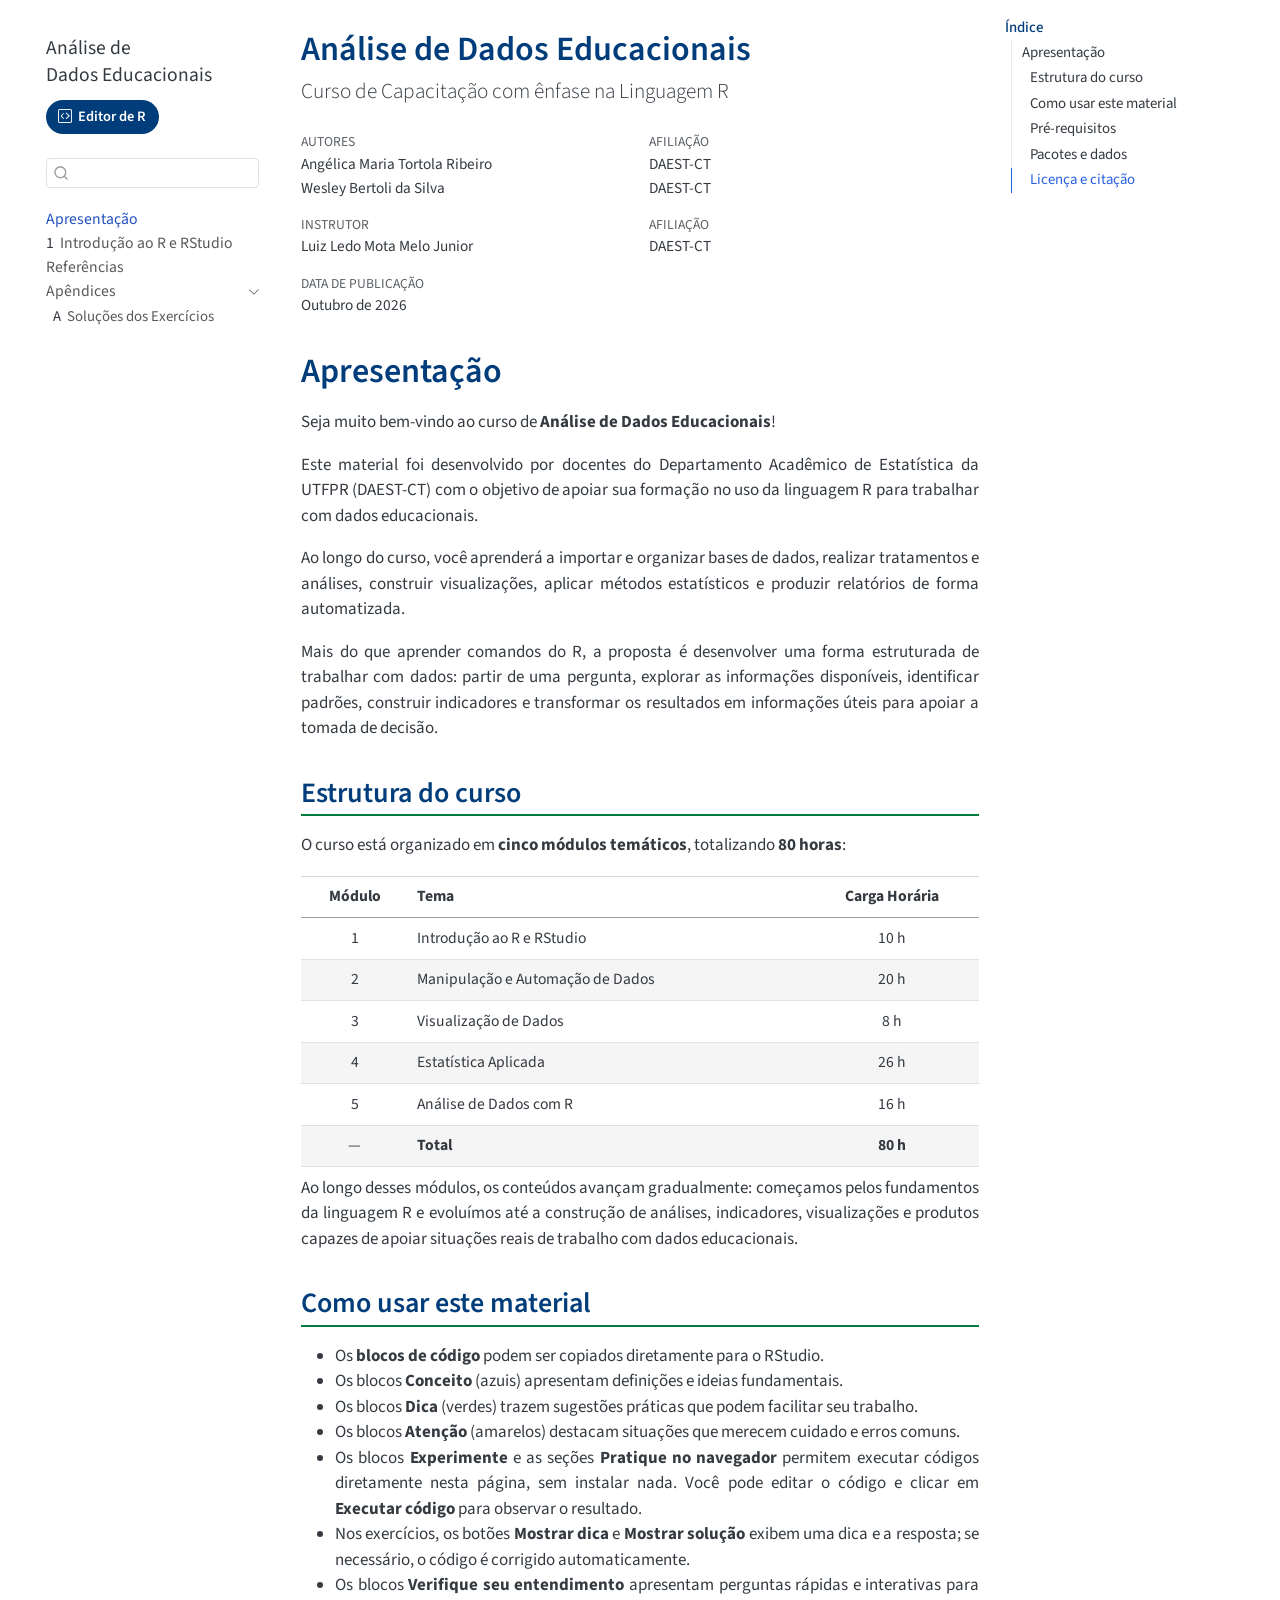
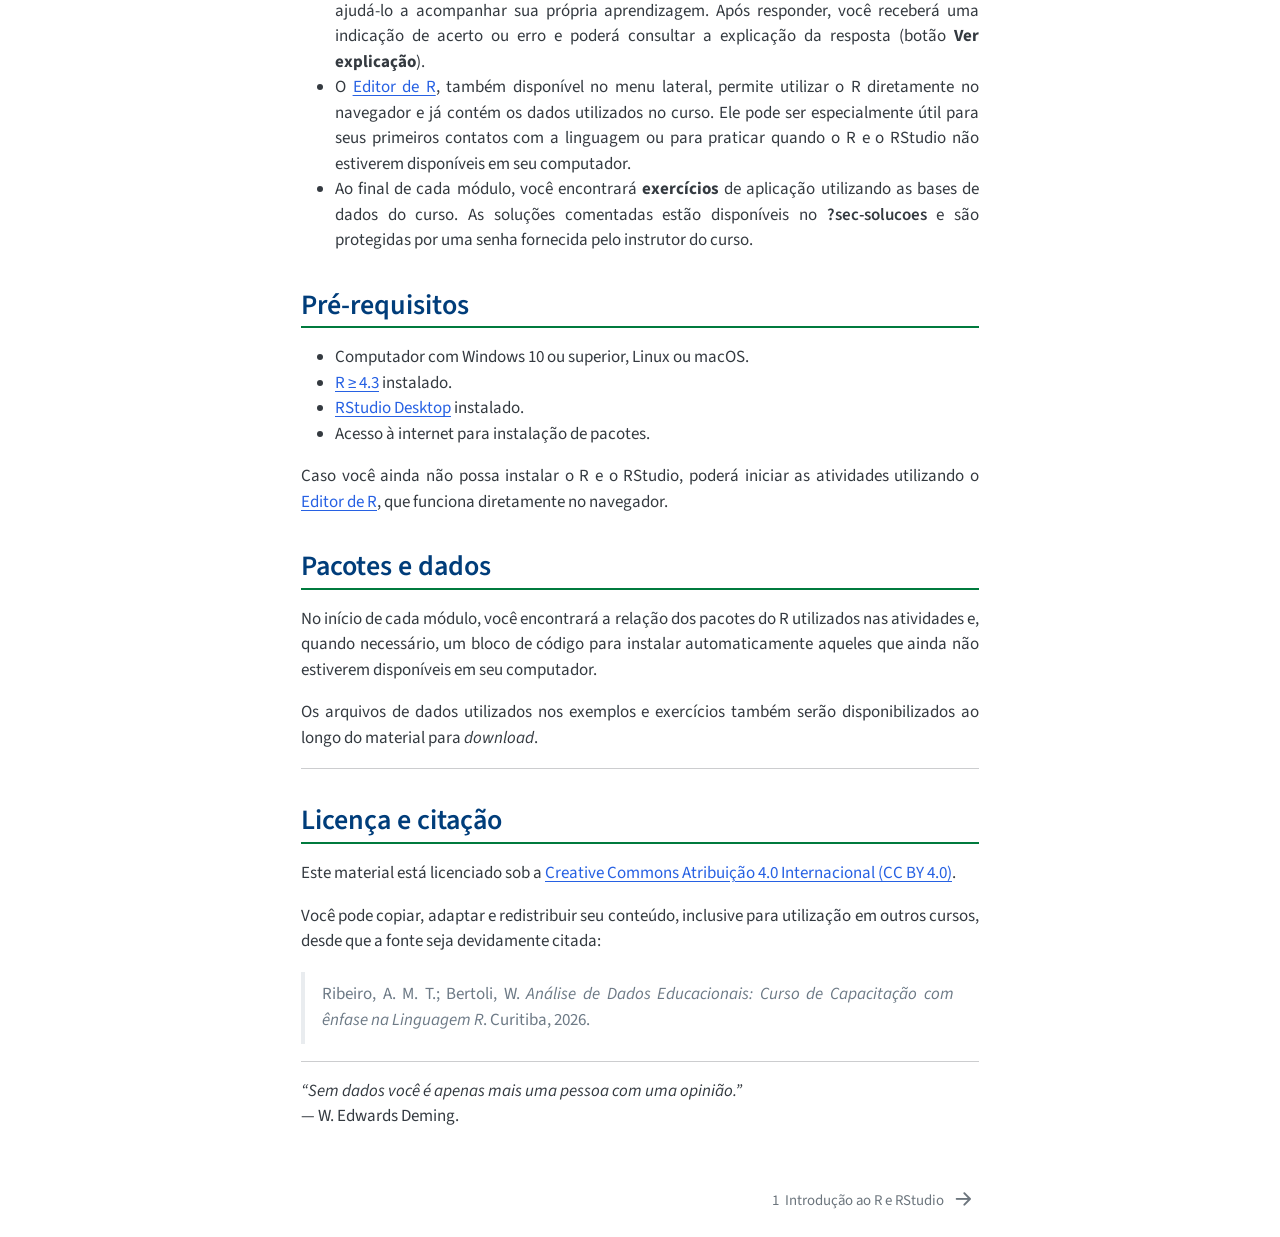
<file: index.html>
<!DOCTYPE html>
<html xmlns="http://www.w3.org/1999/xhtml" lang="pt-BR" xml:lang="pt-BR"><head>

<meta charset="utf-8">
<meta name="generator" content="quarto-1.10.18">

<meta name="viewport" content="width=device-width, initial-scale=1.0, user-scalable=yes">

<meta name="author" content="Angélica Maria Tortola Ribeiro">
<meta name="author" content="Wesley Bertoli da Silva">

<title>Análise de Dados Educacionais</title>
<style>
/* Default styles provided by pandoc.
** See https://pandoc.org/MANUAL.html#variables-for-html for config info.
*/
span.smallcaps{font-variant: small-caps;}
div.columns{display: flex; gap: 1.5em;}
div.column{flex: auto;}
@media screen {
div.columns{gap: min(4vw, 1.5em);}
div.column{overflow-x: auto;}
}
div.hanging-indent{margin-left: 1.5em; text-indent: -1.5em;}
ul.task-list{list-style: none;}
ul.task-list li input[type="checkbox"] {
  width: 0.8em;
  margin: 0 0.8em 0.2em -1em; /* quarto-specific, see https://github.com/quarto-dev/quarto-cli/issues/4556 */ 
  vertical-align: middle;
}
/* CSS for citations */
div.csl-bib-body { }
div.csl-entry {
  clear: both;
}
.hanging-indent div.csl-entry {
  margin-left:2em;
  text-indent:-2em;
}
div.csl-left-margin {
  min-width:2em;
  float:left;
}
div.csl-right-inline {
  margin-left:2em;
  padding-left:1em;
}
div.csl-indent {
  margin-left: 2em;
}</style>


<script src="site_libs/quarto-nav/quarto-nav.js"></script>
<script src="site_libs/quarto-nav/headroom.min.js"></script>
<script src="site_libs/clipboard/clipboard.min.js"></script>
<script src="site_libs/quarto-search/autocomplete.umd.js"></script>
<script src="site_libs/quarto-search/fuse.min.js"></script>
<script src="site_libs/quarto-search/quarto-search.js"></script>
<meta name="quarto:offset" content="./">
<link href="./01-introducao.html" rel="next">
<script src="site_libs/quarto-html/quarto.js" type="module"></script>
<script src="site_libs/quarto-html/tabsets/tabsets.js" type="module"></script>
<script src="site_libs/quarto-html/popper.min.js"></script>
<script src="site_libs/quarto-html/tippy.umd.min.js"></script>
<script src="site_libs/quarto-html/anchor.min.js"></script>
<link href="site_libs/quarto-html/tippy.css" rel="stylesheet">
<link href="site_libs/quarto-html/quarto-syntax-highlighting-64a204ab8560d761af7679ceaba22944.css" rel="stylesheet" id="quarto-text-highlighting-styles">
<script src="site_libs/bootstrap/bootstrap.min.js"></script>
<link href="site_libs/bootstrap/bootstrap-icons.css" rel="stylesheet">
<link href="site_libs/bootstrap/bootstrap-9cd93791e5e316fe0678ead6eca8ab71.min.css" rel="stylesheet" append-hash="true" id="quarto-bootstrap" data-mode="light">
<script src="site_libs/quarto-contrib/live-runtime/live-runtime.js" type="module"></script>
<link href="site_libs/quarto-contrib/live-runtime/live-runtime.css" rel="stylesheet">
<script id="quarto-search-options" type="application/json">{
  "location": "sidebar",
  "copy-button": false,
  "collapse-after": 3,
  "panel-placement": "start",
  "type": "textbox",
  "limit": 50,
  "keyboard-shortcut": [
    "f",
    "/",
    "s"
  ],
  "show-item-context": false,
  "language": {
    "search-no-results-text": "Nenhum resultado",
    "search-matching-documents-text": "documentos correspondentes",
    "search-copy-link-title": "Copiar link para a busca",
    "search-hide-matches-text": "Esconder correspondências adicionais",
    "search-more-match-text": "mais correspondência neste documento",
    "search-more-matches-text": "mais correspondências neste documento",
    "search-clear-button-title": "Limpar",
    "search-text-placeholder": "",
    "search-detached-cancel-button-title": "Cancelar",
    "search-submit-button-title": "Enviar",
    "search-label": "Procurar"
  }
}</script>
<script type="module" src="site_libs/quarto-ojs/quarto-ojs-runtime.js"></script>
<link href="site_libs/quarto-ojs/quarto-ojs.css" rel="stylesheet">


<link rel="stylesheet" href="include/webex.css">
<link rel="stylesheet" href="style.css">
</head>

<body class="nav-sidebar floating quarto-light">

<div id="quarto-search-results"></div>
  <header id="quarto-header" class="headroom fixed-top">
  <nav class="quarto-secondary-nav">
    <div class="container-fluid d-flex">
      <button type="button" class="quarto-btn-toggle btn" data-bs-toggle="collapse" role="button" data-bs-target=".quarto-sidebar-collapse-item" aria-controls="quarto-sidebar" aria-expanded="false" aria-label="Alternar barra lateral" onclick="if (window.quartoToggleHeadroom) { window.quartoToggleHeadroom(); }">
        <i class="bi bi-layout-text-sidebar-reverse"></i>
      </button>
        <nav class="quarto-page-breadcrumbs" aria-label="breadcrumb"><ol class="breadcrumb"><li class="breadcrumb-item"><a href="./index.html">Apresentação</a></li></ol></nav>
        <a class="flex-grow-1" role="navigation" data-bs-toggle="collapse" data-bs-target=".quarto-sidebar-collapse-item" aria-controls="quarto-sidebar" aria-expanded="false" aria-label="Alternar barra lateral" onclick="if (window.quartoToggleHeadroom) { window.quartoToggleHeadroom(); }">      
        </a>
      <button type="button" class="btn quarto-search-button" aria-label="Procurar" onclick="window.quartoOpenSearch();">
        <i class="bi bi-search"></i>
      </button>
    </div>
  </nav>
</header>
<!-- content -->
<div id="quarto-content" class="quarto-container page-columns page-rows-contents page-layout-article">
<!-- sidebar -->
  <nav id="quarto-sidebar" class="sidebar collapse collapse-horizontal quarto-sidebar-collapse-item sidebar-navigation floating overflow-auto">
    <div class="pt-lg-2 mt-2 text-left sidebar-header">
    <div class="sidebar-title mb-0 py-0">
      <a href="./">Análise de Dados Educacionais</a> 
        <div class="sidebar-tools-main">
    <a href="https://angelicamariatortola.github.io/academic/apps/editor-r/" title="Editor de R" class="quarto-navigation-tool px-1" aria-label="Editor de R"><i class="bi bi-code-square"></i></a>
</div>
    </div>
      </div>
        <div class="mt-2 flex-shrink-0 align-items-center">
        <div class="sidebar-search">
        <div id="quarto-search" class="" title="Procurar"></div>
        </div>
        </div>
    <div class="sidebar-menu-container"> 
    <ul class="list-unstyled mt-1">
        <li class="sidebar-item">
  <div class="sidebar-item-container"> 
  <a href="./index.html" class="sidebar-item-text sidebar-link active">
 <span class="menu-text">Apresentação</span></a>
  </div>
</li>
        <li class="sidebar-item">
  <div class="sidebar-item-container"> 
  <a href="./01-introducao.html" class="sidebar-item-text sidebar-link">
 <span class="menu-text"><span class="chapter-number">1</span>&nbsp; <span class="chapter-title">Introdução ao R e RStudio</span></span></a>
  </div>
</li>
        <li class="sidebar-item">
  <div class="sidebar-item-container"> 
  <a href="./referencias.html" class="sidebar-item-text sidebar-link">
 <span class="menu-text">Referências</span></a>
  </div>
</li>
        <li class="sidebar-item sidebar-item-section">
      <div class="sidebar-item-container"> 
            <a class="sidebar-item-text sidebar-link text-start" data-bs-toggle="collapse" data-bs-target="#quarto-sidebar-section-1" role="navigation" aria-expanded="true">
 <span class="menu-text">Apêndices</span></a>
          <a class="sidebar-item-toggle text-start" data-bs-toggle="collapse" data-bs-target="#quarto-sidebar-section-1" role="navigation" aria-expanded="true" aria-label="Alternar seção">
            <i class="bi bi-chevron-right ms-2"></i>
          </a> 
      </div>
      <ul id="quarto-sidebar-section-1" class="collapse list-unstyled sidebar-section depth1 show">  
          <li class="sidebar-item">
  <div class="sidebar-item-container"> 
  <a href="./90-apendice-solucoes.html" class="sidebar-item-text sidebar-link">
 <span class="menu-text"><span class="chapter-number">A</span>&nbsp; <span class="chapter-title">Soluções dos Exercícios</span></span></a>
  </div>
</li>
      </ul>
  </li>
    </ul>
    </div>
</nav>
<div id="quarto-sidebar-glass" class="quarto-sidebar-collapse-item" data-bs-toggle="collapse" data-bs-target=".quarto-sidebar-collapse-item"></div>
<!-- margin-sidebar -->
    <div id="quarto-margin-sidebar" class="sidebar margin-sidebar">
        <nav id="TOC" role="doc-toc" class="toc-active">
    <h2 id="toc-title">Índice</h2>
   
  <ul>
  <li><a href="#apresentação" id="toc-apresentação" class="nav-link active" data-scroll-target="#apresentação">Apresentação</a>
  <ul class="collapse">
  <li><a href="#estrutura-do-curso" id="toc-estrutura-do-curso" class="nav-link" data-scroll-target="#estrutura-do-curso">Estrutura do curso</a></li>
  <li><a href="#como-usar-este-material" id="toc-como-usar-este-material" class="nav-link" data-scroll-target="#como-usar-este-material">Como usar este material</a></li>
  <li><a href="#pré-requisitos" id="toc-pré-requisitos" class="nav-link" data-scroll-target="#pré-requisitos">Pré-requisitos</a></li>
  <li><a href="#pacotes-e-dados" id="toc-pacotes-e-dados" class="nav-link" data-scroll-target="#pacotes-e-dados">Pacotes e dados</a></li>
  <li><a href="#licença-e-citação" id="toc-licença-e-citação" class="nav-link" data-scroll-target="#licença-e-citação">Licença e citação</a></li>
  </ul></li>
  </ul>
</nav>
    </div>
<!-- main -->
<main class="content" id="quarto-document-content">

<header id="title-block-header" class="quarto-title-block default">
<div class="quarto-title">
<h1 class="title">Análise de Dados Educacionais</h1>
<p class="subtitle lead">Curso de Capacitação com ênfase na Linguagem R</p>
</div>


<div class="quarto-title-meta-author">
  <div class="quarto-title-meta-heading">Autores</div>
  <div class="quarto-title-meta-heading">Afiliação</div>

    <div class="quarto-title-meta-contents">
    <p class="author">Angélica Maria Tortola Ribeiro </p>
  </div>
  <div class="quarto-title-meta-contents">
        <p class="affiliation">
            DAEST-CT
          </p>
      </div>
    <div class="quarto-title-meta-contents">
    <p class="author">Wesley Bertoli da Silva </p>
  </div>
  <div class="quarto-title-meta-contents">
        <p class="affiliation">
            DAEST-CT
          </p>
      </div>
  </div>

<div class="quarto-title-meta-author">
  <div class="quarto-title-meta-heading">Instrutor</div>
  <div class="quarto-title-meta-heading">Afiliação</div>

    <div class="quarto-title-meta-contents">
    <p class="author">Luiz Ledo Mota Melo Junior</p>
  </div>
  <div class="quarto-title-meta-contents">
    <p class="affiliation">DAEST-CT</p>
  </div>
  </div>

<div class="quarto-title-meta">

    
    <div>
    <div class="quarto-title-meta-heading">Data de Publicação</div>
    <div class="quarto-title-meta-contents">
      <p class="date">outubro de 2026</p>
    </div>
  </div>
  
  
  </div>



</header>


<section id="apresentação" class="level1 unnumbered">
<h1 class="unnumbered">Apresentação</h1>
<p>Seja muito bem-vindo ao curso de <strong>Análise de Dados Educacionais</strong>!</p>
<p>Este material foi desenvolvido por docentes do Departamento Acadêmico de Estatística da UTFPR (DAEST-CT) com o objetivo de apoiar sua formação no uso da linguagem R para trabalhar com dados educacionais.</p>
<p>Ao longo do curso, você aprenderá a importar e organizar bases de dados, realizar tratamentos e análises, construir visualizações, aplicar métodos estatísticos e produzir relatórios de forma automatizada.</p>
<p>Mais do que aprender comandos do R, a proposta é desenvolver uma forma estruturada de trabalhar com dados: partir de uma pergunta, explorar as informações disponíveis, identificar padrões, construir indicadores e transformar os resultados em informações úteis para apoiar a tomada de decisão.</p>
<section id="estrutura-do-curso" class="level2 unnumbered">
<h2 class="unnumbered anchored" data-anchor-id="estrutura-do-curso">Estrutura do curso</h2>
<p>O curso está organizado em <strong>cinco módulos temáticos</strong>, totalizando <strong>80 horas</strong>:</p>
<table class="caption-top table">
<thead>
<tr class="header">
<th style="text-align: center;">Módulo</th>
<th style="text-align: left;">Tema</th>
<th style="text-align: center;">Carga Horária</th>
</tr>
</thead>
<tbody>
<tr class="odd">
<td style="text-align: center;">1</td>
<td style="text-align: left;">Introdução ao R e RStudio</td>
<td style="text-align: center;">10 h</td>
</tr>
<tr class="even">
<td style="text-align: center;">2</td>
<td style="text-align: left;">Manipulação e Automação de Dados</td>
<td style="text-align: center;">20 h</td>
</tr>
<tr class="odd">
<td style="text-align: center;">3</td>
<td style="text-align: left;">Visualização de Dados</td>
<td style="text-align: center;">8 h</td>
</tr>
<tr class="even">
<td style="text-align: center;">4</td>
<td style="text-align: left;">Estatística Aplicada</td>
<td style="text-align: center;">26 h</td>
</tr>
<tr class="odd">
<td style="text-align: center;">5</td>
<td style="text-align: left;">Análise de Dados com R</td>
<td style="text-align: center;">16 h</td>
</tr>
<tr class="even">
<td style="text-align: center;">—</td>
<td style="text-align: left;"><strong>Total</strong></td>
<td style="text-align: center;"><strong>80 h</strong></td>
</tr>
</tbody>
</table>
<p>Ao longo desses módulos, os conteúdos avançam gradualmente: começamos pelos fundamentos da linguagem R e evoluímos até a construção de análises, indicadores, visualizações e produtos capazes de apoiar situações reais de trabalho com dados educacionais.</p>
</section>
<section id="como-usar-este-material" class="level2 unnumbered">
<h2 class="unnumbered anchored" data-anchor-id="como-usar-este-material">Como usar este material</h2>
<ul>
<li>Os <strong>blocos de código</strong> podem ser copiados diretamente para o RStudio.</li>
<li>Os blocos <strong>Conceito</strong> (azuis) apresentam definições e ideias fundamentais.</li>
<li>Os blocos <strong>Dica</strong> (verdes) trazem sugestões práticas que podem facilitar seu trabalho.</li>
<li>Os blocos <strong>Atenção</strong> (amarelos) destacam situações que merecem cuidado e erros comuns.</li>
<li>Os blocos <strong>Experimente</strong> e as seções <strong>Pratique no navegador</strong> permitem executar códigos diretamente nesta página, sem instalar nada. Você pode editar o código e clicar em <strong>Executar código</strong> para observar o resultado.</li>
<li>Nos exercícios, os botões <strong>Mostrar dica</strong> e <strong>Mostrar solução</strong> exibem uma dica e a resposta; se necessário, o código é corrigido automaticamente.</li>
<li>Os blocos <strong>Verifique seu entendimento</strong> apresentam perguntas rápidas e interativas para ajudá-lo a acompanhar sua própria aprendizagem. Após responder, você receberá uma indicação de acerto ou erro e poderá consultar a explicação da resposta (botão <strong>Ver explicação</strong>).</li>
<li>O <a href="https://angelicamariatortola.github.io/academic/apps/editor-r/">Editor de R</a>, também disponível no menu lateral, permite utilizar o R diretamente no navegador e já contém os dados utilizados no curso. Ele pode ser especialmente útil para seus primeiros contatos com a linguagem ou para praticar quando o R e o RStudio não estiverem disponíveis em seu computador.</li>
<li>Ao final de cada módulo, você encontrará <strong>exercícios</strong> de aplicação utilizando as bases de dados do curso. As soluções comentadas estão disponíveis no <span class="quarto-unresolved-ref">?sec-solucoes</span> e são protegidas por uma senha fornecida pelo instrutor do curso.</li>
</ul>
</section>
<section id="pré-requisitos" class="level2 unnumbered">
<h2 class="unnumbered anchored" data-anchor-id="pré-requisitos">Pré-requisitos</h2>
<ul>
<li>Computador com Windows 10 ou superior, Linux ou macOS.</li>
<li><a href="https://cran.r-project.org/">R ≥ 4.3</a> instalado.</li>
<li><a href="https://posit.co/download/rstudio-desktop/">RStudio Desktop</a> instalado.</li>
<li>Acesso à internet para instalação de pacotes.</li>
</ul>
<p>Caso você ainda não possa instalar o R e o RStudio, poderá iniciar as atividades utilizando o <a href="https://angelicamariatortola.github.io/academic/apps/editor-r/">Editor de R</a>, que funciona diretamente no navegador.</p>
</section>
<section id="pacotes-e-dados" class="level2 unnumbered">
<h2 class="unnumbered anchored" data-anchor-id="pacotes-e-dados">Pacotes e dados</h2>
<p>No início de cada módulo, você encontrará a relação dos pacotes do R utilizados nas atividades e, quando necessário, um bloco de código para instalar automaticamente aqueles que ainda não estiverem disponíveis em seu computador.</p>
<p>Os arquivos de dados utilizados nos exemplos e exercícios também serão disponibilizados ao longo do material para <em>download</em>.</p>
<hr>
</section>
<section id="licença-e-citação" class="level2 unnumbered">
<h2 class="unnumbered anchored" data-anchor-id="licença-e-citação">Licença e citação</h2>
<p>Este material está licenciado sob a <a href="https://creativecommons.org/licenses/by/4.0/deed.pt-br">Creative Commons Atribuição 4.0 Internacional (CC BY 4.0)</a>.</p>
<p>Você pode copiar, adaptar e redistribuir seu conteúdo, inclusive para utilização em outros cursos, desde que a fonte seja devidamente citada:</p>
<blockquote class="blockquote">
<p>Ribeiro, A. M. T.; Bertoli, W. <em>Análise de Dados Educacionais: Curso de Capacitação com ênfase na Linguagem R</em>. Curitiba, 2026.</p>
</blockquote>
<hr>
<p><em>“Sem dados você é apenas mais uma pessoa com uma opinião.”</em><br>
— W. Edwards Deming.</p>


<script type="ojs-module-contents">
eyJjb250ZW50cyI6W119
</script>
<div id="exercise-loading-indicator" class="exercise-loading-indicator d-none d-flex align-items-center gap-2">
<div id="exercise-loading-status" class="d-flex gap-2">

</div>
<div class="spinner-grow spinner-grow-sm">

</div>
</div>
<script type="vfs-file">
W10=
</script>
<div id="refs" class="references csl-bib-body hanging-indent" role="list" style="display: none">
<div id="ref-allaire2024quarto" class="csl-entry" role="listitem">
Allaire, J. J., C. Teague, C. Scheidegger, Y. Xie, e C. Dervieux. 2024. <em>Quarto</em>. Released. <a href="https://doi.org/10.5281/zenodo.5960048">https://doi.org/10.5281/zenodo.5960048</a>.
</div>
</div>
</section>
</section>

</main> <!-- /main -->
<script>
/* webex.js — pacote webexercises (PsyTeachR), licença CC BY-SA 4.0.
   Adaptado para o curso SEED-PR: aceita vírgula decimal e textos em português. */

/* update total correct if #webex-total_correct exists */
update_total_correct = function() {
  console.log("webex: update total_correct");

  var t = document.getElementsByClassName("webex-total_correct");
  for (var i = 0; i < t.length; i++) {
    p = t[i].parentElement;
    var correct = p.getElementsByClassName("webex-correct").length;
    var solvemes = p.getElementsByClassName("webex-solveme").length;
    var radiogroups = p.getElementsByClassName("webex-radiogroup").length;
    var selects = p.getElementsByClassName("webex-select").length;

    t[i].innerHTML = correct + " de " + (solvemes + radiogroups + selects) + " corretas";
  }
}

/* webex-solution button toggling function */
b_func = function() {
  console.log("webex: toggle hide");

  var cl = this.parentElement.classList;
  if (cl.contains('open')) {
    cl.remove("open");
  } else {
    cl.add("open");
  }
}

/* check answers */
check_func = function() {
  console.log("webex: check answers");

  var cl = this.parentElement.classList;
  if (cl.contains('unchecked')) {
    cl.remove("unchecked");
    this.innerHTML = "Ocultar respostas";
  } else {
    cl.add("unchecked");
    this.innerHTML = "Mostrar respostas";
  }
}

/* function for checking solveme answers */
solveme_func = function(e) {
  console.log("webex: check solveme");

  var real_answers = JSON.parse(this.dataset.answer);
  var my_answer = this.value;
  var cl = this.classList;
  if (cl.contains("ignorecase")) {
    my_answer = my_answer.toLowerCase();
  }
  if (cl.contains("nospaces")) {
    my_answer = my_answer.replace(/ /g, "")
  }
  /* SEED-PR: aceita vírgula como separador decimal (ex.: 0,6) */
  if (/^-?\d+,\d+$/.test(my_answer)) {
    my_answer = my_answer.replace(",", ".");
  }

  if (my_answer == "") {
    cl.remove("webex-correct");
    cl.remove("webex-incorrect");
  } else if (real_answers.includes(my_answer)) {
    cl.add("webex-correct");
    cl.remove("webex-incorrect");
  } else {
    cl.add("webex-incorrect");
    cl.remove("webex-correct");
  }

  // match numeric answers within a specified tolerance
  if(this.dataset.tol > 0){
    var tol = JSON.parse(this.dataset.tol);
    var matches = real_answers.map(x => Math.abs(x - my_answer) < tol)
    if (matches.reduce((a, b) => a + b, 0) > 0) {
      cl.add("webex-correct");
    } else {
      cl.remove("webex-correct");
    }
  }

  // added regex bit
  if (cl.contains("regex")){
    answer_regex = RegExp(real_answers.join("|"))
    if (answer_regex.test(my_answer)) {
      cl.add("webex-correct");
    }
  }

  update_total_correct();
}

/* function for checking select answers */
select_func = function(e) {
  console.log("webex: check select");

  var cl = this.classList

  /* add style */
  cl.remove("webex-incorrect");
  cl.remove("webex-correct");
  if (this.value == "answer") {
    cl.add("webex-correct");
  } else if (this.value != "blank") {
    cl.add("webex-incorrect");
  }

  update_total_correct();
}

/* function for checking radiogroups answers */
radiogroups_func = function(e) {
  console.log("webex: check radiogroups");

  var checked_button = document.querySelector('input[name=' + this.id + ']:checked');
  var cl = checked_button.parentElement.classList;
  var labels = checked_button.parentElement.parentElement.children;

  /* get rid of styles */
  for (i = 0; i < labels.length; i++) {
    labels[i].classList.remove("webex-incorrect");
    labels[i].classList.remove("webex-correct");
  }

  /* add style */
  if (checked_button.value == "answer") {
    cl.add("webex-correct");
  } else {
    cl.add("webex-incorrect");
  }

  update_total_correct();
}

window.onload = function() {
  console.log("webex onload");
  /* set up solution buttons */
  var buttons = document.getElementsByTagName("button");

  for (var i = 0; i < buttons.length; i++) {
    if (buttons[i].parentElement.classList.contains('webex-solution')) {
      buttons[i].onclick = b_func;
    }
  }

  var check_sections = document.getElementsByClassName("webex-check");
  console.log("check:", check_sections.length);
  for (var i = 0; i < check_sections.length; i++) {
    check_sections[i].classList.add("unchecked");

    let btn = document.createElement("button");
    btn.innerHTML = "Mostrar respostas";
    btn.classList.add("webex-check-button");
    btn.onclick = check_func;
    check_sections[i].appendChild(btn);

    let spn = document.createElement("span");
    spn.classList.add("webex-total_correct");
    check_sections[i].appendChild(spn);
  }

  /* set up webex-solveme inputs */
  var solveme = document.getElementsByClassName("webex-solveme");

  for (var i = 0; i < solveme.length; i++) {
    /* make sure input boxes don't auto-anything */
    solveme[i].setAttribute("autocomplete","off");
    solveme[i].setAttribute("autocorrect", "off");
    solveme[i].setAttribute("autocapitalize", "off");
    solveme[i].setAttribute("spellcheck", "false");
    solveme[i].value = "";

    /* adjust answer for ignorecase or nospaces */
    var cl = solveme[i].classList;
    var real_answer = solveme[i].dataset.answer;
    if (cl.contains("ignorecase")) {
      real_answer = real_answer.toLowerCase();
    }
    if (cl.contains("nospaces")) {
      real_answer = real_answer.replace(/ /g, "");
    }
    solveme[i].dataset.answer = real_answer;

    /* attach checking function */
    solveme[i].onkeyup = solveme_func;
    solveme[i].onchange = solveme_func;

    solveme[i].insertAdjacentHTML("afterend", " <span class='webex-icon'></span>")
  }

  /* set up radiogroups */
  var radiogroups = document.getElementsByClassName("webex-radiogroup");
  for (var i = 0; i < radiogroups.length; i++) {
    radiogroups[i].onchange = radiogroups_func;
  }

  /* set up selects */
  var selects = document.getElementsByClassName("webex-select");
  for (var i = 0; i < selects.length; i++) {
    selects[i].onchange = select_func;
    selects[i].insertAdjacentHTML("afterend", " <span class='webex-icon'></span>")
  }

  update_total_correct();
}

</script>
<script>
/* Gabarito protegido por senha.
   O conteúdo vai criptografado (AES-256-CBC) em include/gabarito.json
   (exercícios "Pratique") ou dentro da própria página, em
   <script id="solucoes-dados"> (soluções do apêndice, ver
   R/proteger_solucoes.R). A chave é o SHA-256 da senha, calculado no
   navegador. Sem a senha, o conteúdo é ilegível. */

(function () {
  function base64ParaBytes(b64) {
    const bin = atob(b64);
    const bytes = new Uint8Array(bin.length);
    for (let i = 0; i < bin.length; i++) bytes[i] = bin.charCodeAt(i);
    return bytes;
  }

  // Devolve o HTML decifrado; lança erro se a senha estiver errada
  async function decifrar(pacote, senha) {
    const chaveBruta = await crypto.subtle.digest(
      "SHA-256", new TextEncoder().encode(senha)
    );
    const chave = await crypto.subtle.importKey(
      "raw", chaveBruta, { name: "AES-CBC" }, false, ["decrypt"]
    );
    const claro = await crypto.subtle.decrypt(
      { name: "AES-CBC", iv: base64ParaBytes(pacote.iv) },
      chave,
      base64ParaBytes(pacote.dados)
    );

    const texto = new TextDecoder().decode(claro);
    if (!texto.startsWith("GABARITO-OK")) throw new Error("senha incorreta");
    return texto.replace("GABARITO-OK\n", "");
  }

  async function abrirGabarito(senha, alvo, aviso) {
    aviso.textContent = "Verificando...";
    try {
      const resp = await fetch("include/gabarito.json", { cache: "no-store" });
      if (!resp.ok) throw new Error("arquivo do gabarito não encontrado");
      alvo.innerHTML = await decifrar(await resp.json(), senha);
      alvo.hidden = false;
      aviso.textContent = "";
    } catch (e) {
      aviso.textContent =
        "Senha incorreta. Peça a senha ao professor responsável pela turma.";
    }
  }

  async function abrirSolucoes(senha, caixa, aviso) {
    aviso.textContent = "Verificando...";
    try {
      const dados = document.getElementById("solucoes-dados");
      if (!dados) throw new Error("soluções não encontradas");
      const alvo = document.getElementById("solucoes-protegidas");
      alvo.innerHTML = await decifrar(JSON.parse(dados.textContent), senha);
      alvo.hidden = false;
      caixa.hidden = true;
      if (location.hash) document.querySelector(location.hash)?.scrollIntoView();
    } catch (e) {
      aviso.textContent =
        "Senha incorreta. Peça a senha ao professor responsável pela turma.";
    }
  }

  // Liga o campo de senha e o botão de uma caixa à função que abre o conteúdo
  function ligar(idCampo, idBotao, abrir) {
    const campo = document.getElementById(idCampo);
    document.getElementById(idBotao).addEventListener("click", () => abrir(campo.value));
    campo.addEventListener("keydown", function (ev) {
      if (ev.key === "Enter") {
        ev.preventDefault();
        abrir(campo.value);
      }
    });
  }

  window.addEventListener("load", function () {
    if (document.getElementById("gabarito-form")) {
      const alvo  = document.getElementById("gabarito-conteudo");
      const aviso = document.getElementById("gabarito-aviso");
      ligar("gabarito-senha", "gabarito-botao", (senha) => abrirGabarito(senha, alvo, aviso));
    }
    const caixa = document.getElementById("solucoes-form");
    if (caixa) {
      const aviso = document.getElementById("solucoes-aviso");
      ligar("solucoes-senha", "solucoes-botao", (senha) => abrirSolucoes(senha, caixa, aviso));
    }
  });
})();
</script>
<script>
/* Links para o Editor de R abrem em nova aba, para o aluno não perder a
   página da apostila (inclusive o botão do menu lateral, que o Quarto não
   permite configurar). */
document.addEventListener("DOMContentLoaded", function () {
  document.querySelectorAll('a[href*="/academic/apps/editor-r/"]').forEach(function (a) {
    a.target = "_blank";
    a.rel = "noopener";
  });
});
</script>
<script type="ojs-module-contents">
eyJjb250ZW50cyI6W119
</script>
<script type="module">
if (window.location.protocol === "file:") { alert("The OJS runtime does not work with file:// URLs. Please use a web server to view this document."); }
window._ojs.paths.runtimeToDoc = "../..";
window._ojs.paths.runtimeToRoot = "../..";
window._ojs.paths.docToRoot = "";
window._ojs.selfContained = false;
window._ojs.runtime.interpretFromScriptTags();
</script>
<script id="quarto-html-after-body" type="application/javascript">
  window.document.addEventListener("DOMContentLoaded", function (event) {
    const icon = "";
    const anchorJS = new window.AnchorJS();
    anchorJS.options = {
      placement: 'right',
      icon: icon
    };
    anchorJS.add('.anchored');
    const isCodeAnnotation = (el) => {
      for (const clz of el.classList) {
        if (clz.startsWith('code-annotation-')) {                     
          return true;
        }
      }
      return false;
    }
    const onCopySuccess = function(e) {
      // button target
      const button = e.trigger;
      // don't keep focus
      button.blur();
      // flash "checked"
      button.classList.add('code-copy-button-checked');
      var currentTitle = button.getAttribute("title");
      button.setAttribute("title", "Copiada");
      let tooltip;
      if (window.bootstrap) {
        button.setAttribute("data-bs-toggle", "tooltip");
        button.setAttribute("data-bs-placement", "left");
        button.setAttribute("data-bs-title", "Copiada");
        tooltip = new bootstrap.Tooltip(button, 
          { trigger: "manual", 
            customClass: "code-copy-button-tooltip",
            offset: [0, -8]});
        tooltip.show();    
      }
      setTimeout(function() {
        if (tooltip) {
          tooltip.hide();
          button.removeAttribute("data-bs-title");
          button.removeAttribute("data-bs-toggle");
          button.removeAttribute("data-bs-placement");
        }
        button.setAttribute("title", currentTitle);
        button.classList.remove('code-copy-button-checked');
      }, 1000);
      // clear code selection
      e.clearSelection();
    }
    const getTextToCopy = function(trigger) {
      const outerScaffold = trigger.parentElement.cloneNode(true);
      const codeEl = outerScaffold.querySelector('code');
      for (const childEl of codeEl.children) {
        if (isCodeAnnotation(childEl)) {
          childEl.remove();
        }
      }
      return codeEl.innerText;
    }
    const clipboard = new window.ClipboardJS('.code-copy-button:not([data-in-quarto-modal])', {
      text: getTextToCopy
    });
    clipboard.on('success', onCopySuccess);
    if (window.document.getElementById('quarto-embedded-source-code-modal')) {
      const clipboardModal = new window.ClipboardJS('.code-copy-button[data-in-quarto-modal]', {
        text: getTextToCopy,
        container: window.document.getElementById('quarto-embedded-source-code-modal')
      });
      clipboardModal.on('success', onCopySuccess);
    }
      var localhostRegex = new RegExp(/^(?:http|https):\/\/localhost\:?[0-9]*\//);
      var mailtoRegex = new RegExp(/^mailto:/);
        var filterRegex = new RegExp('/' + window.location.host + '/');
      var isInternal = (href) => {
          return filterRegex.test(href) || localhostRegex.test(href) || mailtoRegex.test(href);
      }
      // Inspect non-navigation links and adorn them if external
     var links = window.document.querySelectorAll('a[href]:not(.nav-link):not(.navbar-brand):not(.toc-action):not(.sidebar-link):not(.sidebar-item-toggle):not(.pagination-link):not(.no-external):not([aria-hidden]):not(.dropdown-item):not(.quarto-navigation-tool):not(.about-link)');
      for (var i=0; i<links.length; i++) {
        const link = links[i];
        if (!isInternal(link.href)) {
          // undo the damage that might have been done by quarto-nav.js in the case of
          // links that we want to consider external
          if (link.dataset.originalHref !== undefined) {
            link.href = link.dataset.originalHref;
          }
        }
      }
    function tippyHover(el, contentFn, onTriggerFn, onUntriggerFn) {
      const config = {
        allowHTML: true,
        maxWidth: 500,
        delay: 100,
        arrow: false,
        appendTo: function(el) {
            return el.parentElement;
        },
        interactive: true,
        interactiveBorder: 10,
        theme: 'quarto',
        placement: 'bottom-start',
      };
      if (contentFn) {
        config.content = contentFn;
      }
      if (onTriggerFn) {
        config.onTrigger = onTriggerFn;
      }
      if (onUntriggerFn) {
        config.onUntrigger = onUntriggerFn;
      }
      window.tippy(el, config); 
    }
    const noterefs = window.document.querySelectorAll('a[role="doc-noteref"]');
    for (var i=0; i<noterefs.length; i++) {
      const ref = noterefs[i];
      tippyHover(ref, function() {
        // use id or data attribute instead here
        let href = ref.getAttribute('data-footnote-href') || ref.getAttribute('href');
        try { href = new URL(href).hash; } catch {}
        const id = href.replace(/^#\/?/, "");
        const note = window.document.getElementById(id);
        if (note) {
          return note.innerHTML;
        } else {
          return "";
        }
      });
    }
    const xrefs = window.document.querySelectorAll('a.quarto-xref');
    const processXRef = (id, note) => {
      // Strip column container classes
      const stripColumnClz = (el) => {
        el.classList.remove("page-full", "page-columns");
        if (el.children) {
          for (const child of el.children) {
            stripColumnClz(child);
          }
        }
      }
      stripColumnClz(note)
      if (id === null || id.startsWith('sec-')) {
        // Special case sections, only their first couple elements
        const container = document.createElement("div");
        if (note.children && note.children.length > 2) {
          container.appendChild(note.children[0].cloneNode(true));
          for (let i = 1; i < note.children.length; i++) {
            const child = note.children[i];
            if (child.tagName === "P" && child.innerText === "") {
              continue;
            } else {
              container.appendChild(child.cloneNode(true));
              break;
            }
          }
          if (window.Quarto?.typesetMath) {
            window.Quarto.typesetMath(container);
          }
          return container.innerHTML
        } else {
          if (window.Quarto?.typesetMath) {
            window.Quarto.typesetMath(note);
          }
          return note.innerHTML;
        }
      } else {
        // Remove any anchor links if they are present
        const anchorLink = note.querySelector('a.anchorjs-link');
        if (anchorLink) {
          anchorLink.remove();
        }
        if (window.Quarto?.typesetMath) {
          window.Quarto.typesetMath(note);
        }
        if (note.classList.contains("callout")) {
          return note.outerHTML;
        } else {
          return note.innerHTML;
        }
      }
    }
    for (var i=0; i<xrefs.length; i++) {
      const xref = xrefs[i];
      tippyHover(xref, undefined, function(instance) {
        instance.disable();
        let url = xref.getAttribute('href');
        let hash = undefined; 
        if (url.startsWith('#')) {
          hash = url;
        } else {
          try { hash = new URL(url).hash; } catch {}
        }
        if (hash) {
          const id = hash.replace(/^#\/?/, "");
          const note = window.document.getElementById(id);
          if (note !== null) {
            try {
              const html = processXRef(id, note.cloneNode(true));
              instance.setContent(html);
            } finally {
              instance.enable();
              instance.show();
            }
          } else {
            // See if we can fetch this
            fetch(url.split('#')[0])
            .then(res => res.text())
            .then(html => {
              const parser = new DOMParser();
              const htmlDoc = parser.parseFromString(html, "text/html");
              const note = htmlDoc.getElementById(id);
              if (note !== null) {
                const html = processXRef(id, note);
                instance.setContent(html);
              } 
            }).finally(() => {
              instance.enable();
              instance.show();
            });
          }
        } else {
          // See if we can fetch a full url (with no hash to target)
          // This is a special case and we should probably do some content thinning / targeting
          fetch(url)
          .then(res => res.text())
          .then(html => {
            const parser = new DOMParser();
            const htmlDoc = parser.parseFromString(html, "text/html");
            const note = htmlDoc.querySelector('main.content');
            if (note !== null) {
              // This should only happen for chapter cross references
              // (since there is no id in the URL)
              // remove the first header
              if (note.children.length > 0 && note.children[0].tagName === "HEADER") {
                note.children[0].remove();
              }
              const html = processXRef(null, note);
              instance.setContent(html);
            } 
          }).finally(() => {
            instance.enable();
            instance.show();
          });
        }
      }, function(instance) {
      });
    }
        let selectedAnnoteEl;
        const selectorForAnnotation = ( cell, annotation) => {
          let cellAttr = 'data-code-cell="' + cell + '"';
          let lineAttr = 'data-code-annotation="' +  annotation + '"';
          const selector = 'span[' + cellAttr + '][' + lineAttr + ']';
          return selector;
        }
        const selectCodeLines = (annoteEl) => {
          const doc = window.document;
          const targetCell = annoteEl.getAttribute("data-target-cell");
          const targetAnnotation = annoteEl.getAttribute("data-target-annotation");
          const annoteSpan = window.document.querySelector(selectorForAnnotation(targetCell, targetAnnotation));
          const lines = annoteSpan.getAttribute("data-code-lines").split(",");
          const lineIds = lines.map((line) => {
            return targetCell + "-" + line;
          })
          let top = null;
          let height = null;
          let parent = null;
          if (lineIds.length > 0) {
              //compute the position of the single el (top and bottom and make a div)
              const el = window.document.getElementById(lineIds[0]);
              top = el.offsetTop;
              height = el.offsetHeight;
              parent = el.parentElement.parentElement;
            if (lineIds.length > 1) {
              const lastEl = window.document.getElementById(lineIds[lineIds.length - 1]);
              const bottom = lastEl.offsetTop + lastEl.offsetHeight;
              height = bottom - top;
            }
            if (top !== null && height !== null && parent !== null) {
              // cook up a div (if necessary) and position it 
              let div = window.document.getElementById("code-annotation-line-highlight");
              if (div === null) {
                div = window.document.createElement("div");
                div.setAttribute("id", "code-annotation-line-highlight");
                div.style.position = 'absolute';
                parent.appendChild(div);
              }
              div.style.top = top - 2 + "px";
              div.style.height = height + 4 + "px";
              div.style.left = 0;
              let gutterDiv = window.document.getElementById("code-annotation-line-highlight-gutter");
              if (gutterDiv === null) {
                gutterDiv = window.document.createElement("div");
                gutterDiv.setAttribute("id", "code-annotation-line-highlight-gutter");
                gutterDiv.style.position = 'absolute';
                const codeCell = window.document.getElementById(targetCell);
                const gutter = codeCell.querySelector('.code-annotation-gutter');
                gutter.appendChild(gutterDiv);
              }
              gutterDiv.style.top = top - 2 + "px";
              gutterDiv.style.height = height + 4 + "px";
            }
            selectedAnnoteEl = annoteEl;
          }
        };
        const unselectCodeLines = () => {
          const elementsIds = ["code-annotation-line-highlight", "code-annotation-line-highlight-gutter"];
          elementsIds.forEach((elId) => {
            const div = window.document.getElementById(elId);
            if (div) {
              div.remove();
            }
          });
          selectedAnnoteEl = undefined;
        };
          // Handle positioning of the toggle
      window.addEventListener(
        "resize",
        throttle(() => {
          elRect = undefined;
          if (selectedAnnoteEl) {
            selectCodeLines(selectedAnnoteEl);
          }
        }, 10)
      );
      function throttle(fn, ms) {
      let throttle = false;
      let timer;
        return (...args) => {
          if(!throttle) { // first call gets through
              fn.apply(this, args);
              throttle = true;
          } else { // all the others get throttled
              if(timer) clearTimeout(timer); // cancel #2
              timer = setTimeout(() => {
                fn.apply(this, args);
                timer = throttle = false;
              }, ms);
          }
        };
      }
        // Attach click handler to the DT
        const annoteDls = window.document.querySelectorAll('dt[data-target-cell]');
        for (const annoteDlNode of annoteDls) {
          annoteDlNode.addEventListener('click', (event) => {
            const clickedEl = event.target;
            if (clickedEl !== selectedAnnoteEl) {
              unselectCodeLines();
              const activeEl = window.document.querySelector('dt[data-target-cell].code-annotation-active');
              if (activeEl) {
                activeEl.classList.remove('code-annotation-active');
              }
              selectCodeLines(clickedEl);
              clickedEl.classList.add('code-annotation-active');
            } else {
              // Unselect the line
              unselectCodeLines();
              clickedEl.classList.remove('code-annotation-active');
            }
          });
        }
    const findCites = (el) => {
      const parentEl = el.parentElement;
      if (parentEl) {
        const cites = parentEl.dataset.cites;
        if (cites) {
          return {
            el,
            cites: cites.split(' ')
          };
        } else {
          return findCites(el.parentElement)
        }
      } else {
        return undefined;
      }
    };
    var bibliorefs = window.document.querySelectorAll('a[role="doc-biblioref"]');
    for (var i=0; i<bibliorefs.length; i++) {
      const ref = bibliorefs[i];
      const citeInfo = findCites(ref);
      if (citeInfo) {
        tippyHover(citeInfo.el, function() {
          var popup = window.document.createElement('div');
          citeInfo.cites.forEach(function(cite) {
            var citeDiv = window.document.createElement('div');
            citeDiv.classList.add('hanging-indent');
            citeDiv.classList.add('csl-entry');
            var biblioDiv = window.document.getElementById('ref-' + cite);
            if (biblioDiv) {
              citeDiv.innerHTML = biblioDiv.innerHTML;
            }
            popup.appendChild(citeDiv);
          });
          return popup.innerHTML;
        });
      }
    }
  });
  </script>
<nav class="page-navigation">
  <div class="nav-page nav-page-previous">
  </div>
  <div class="nav-page nav-page-next">
      <a href="./01-introducao.html" class="pagination-link" aria-label="Introdução ao R e RStudio">
        <span class="nav-page-text"><span class="chapter-number">1</span>&nbsp; <span class="chapter-title">Introdução ao R e RStudio</span></span> <i class="bi bi-arrow-right-short"></i>
      </a>
  </div>
</nav>
</div> <!-- /content -->




</body></html>
</file>
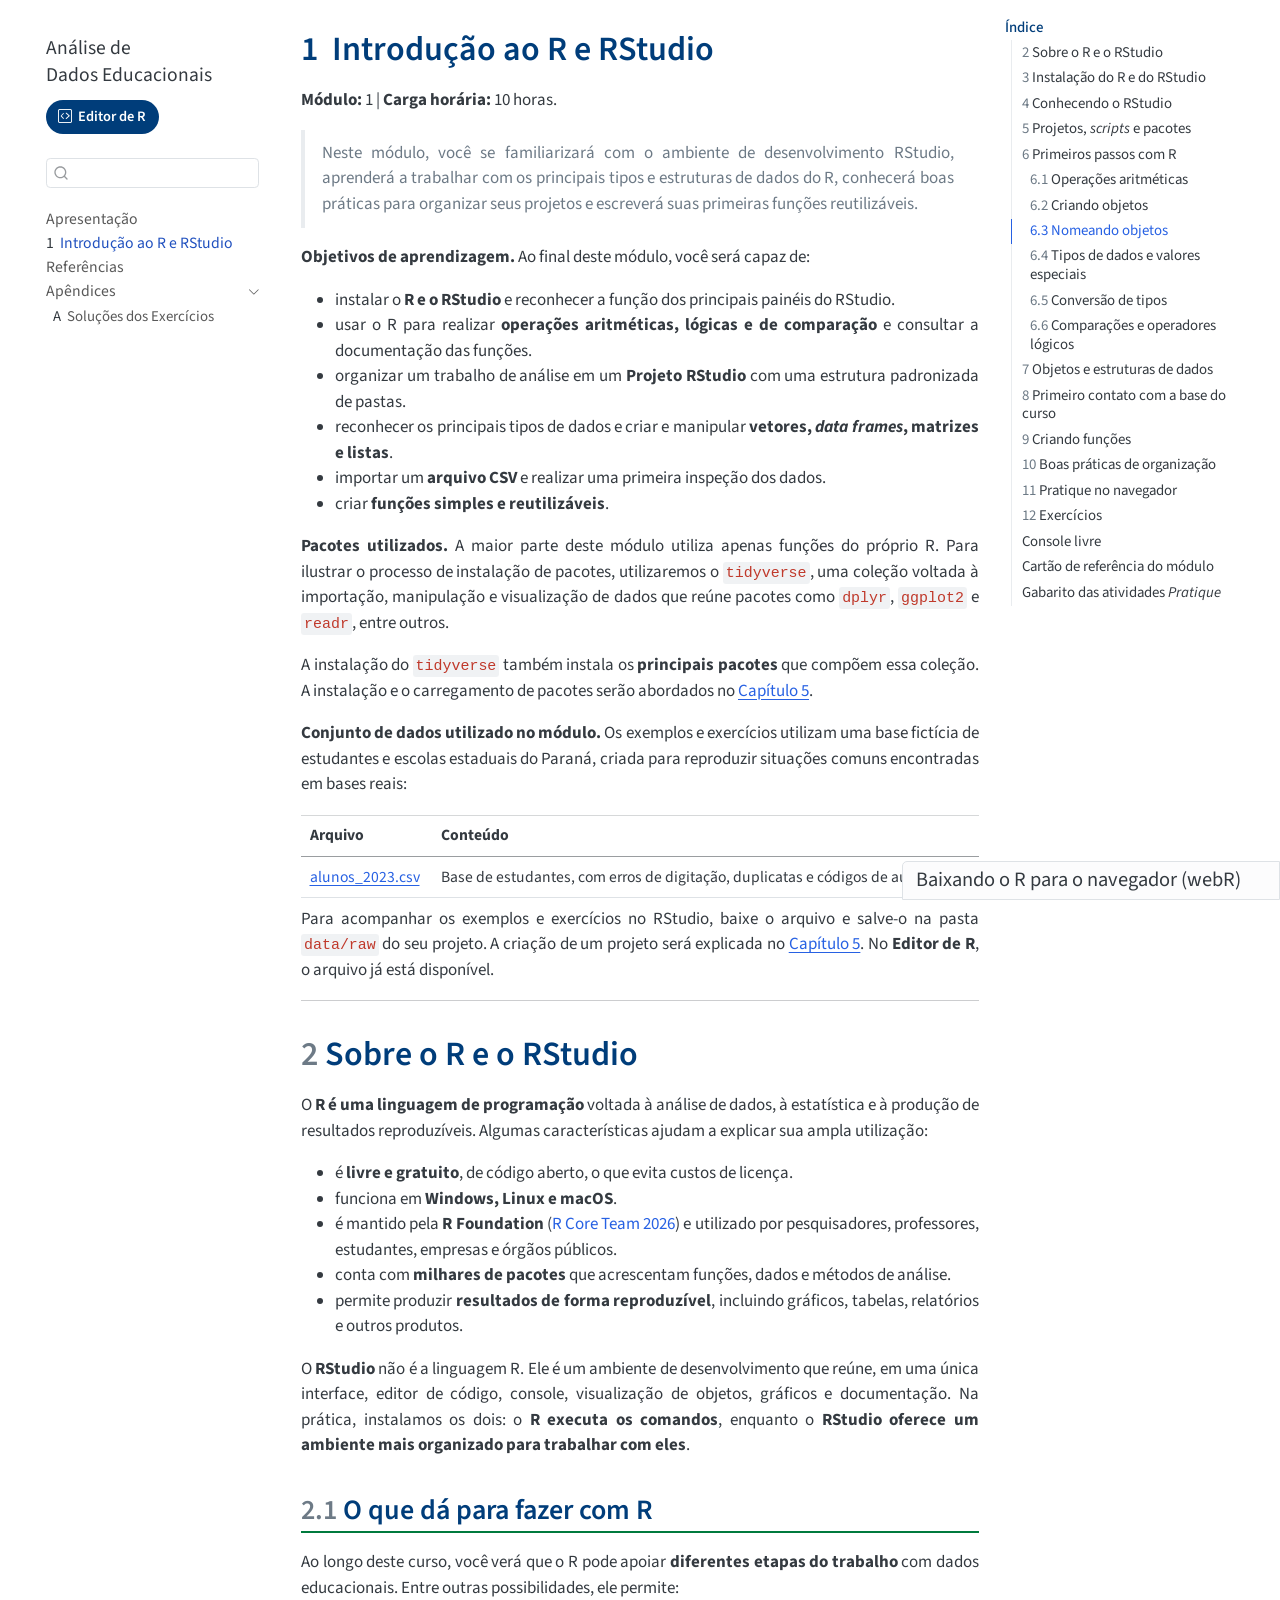
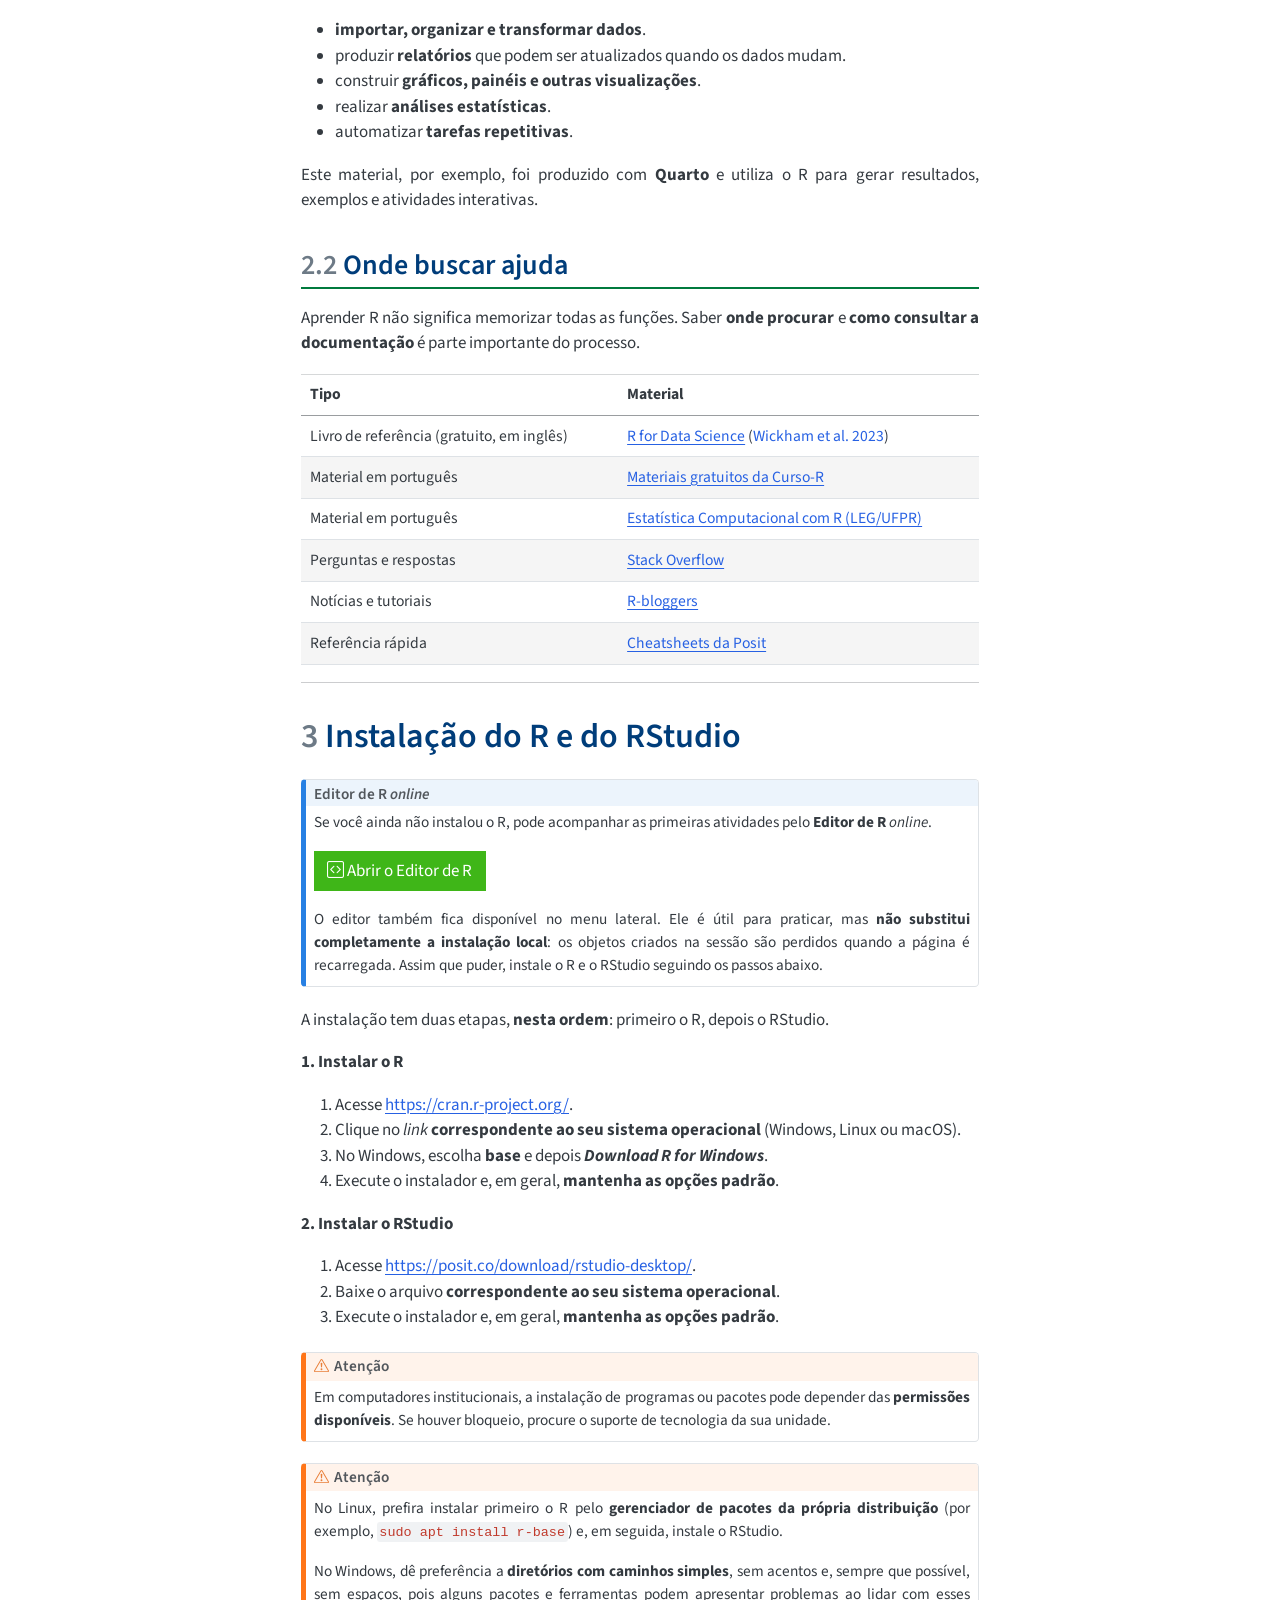
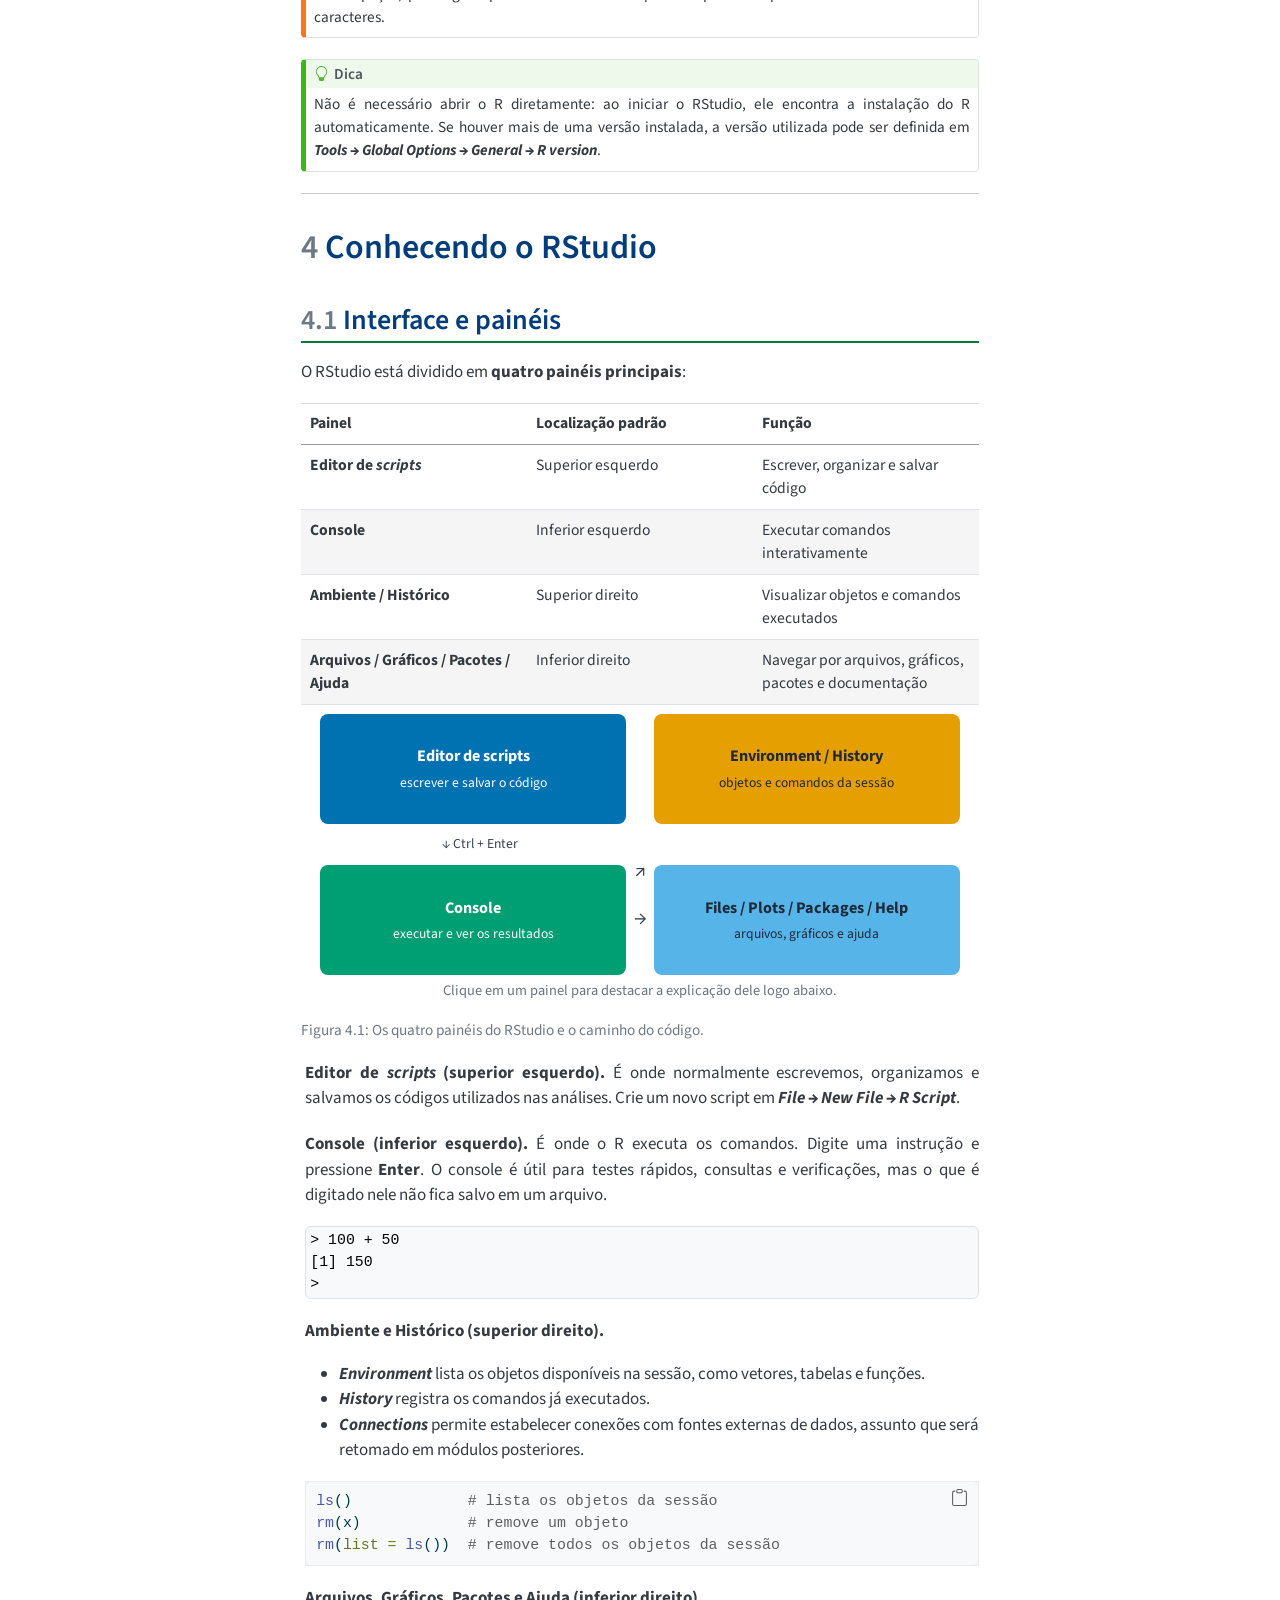
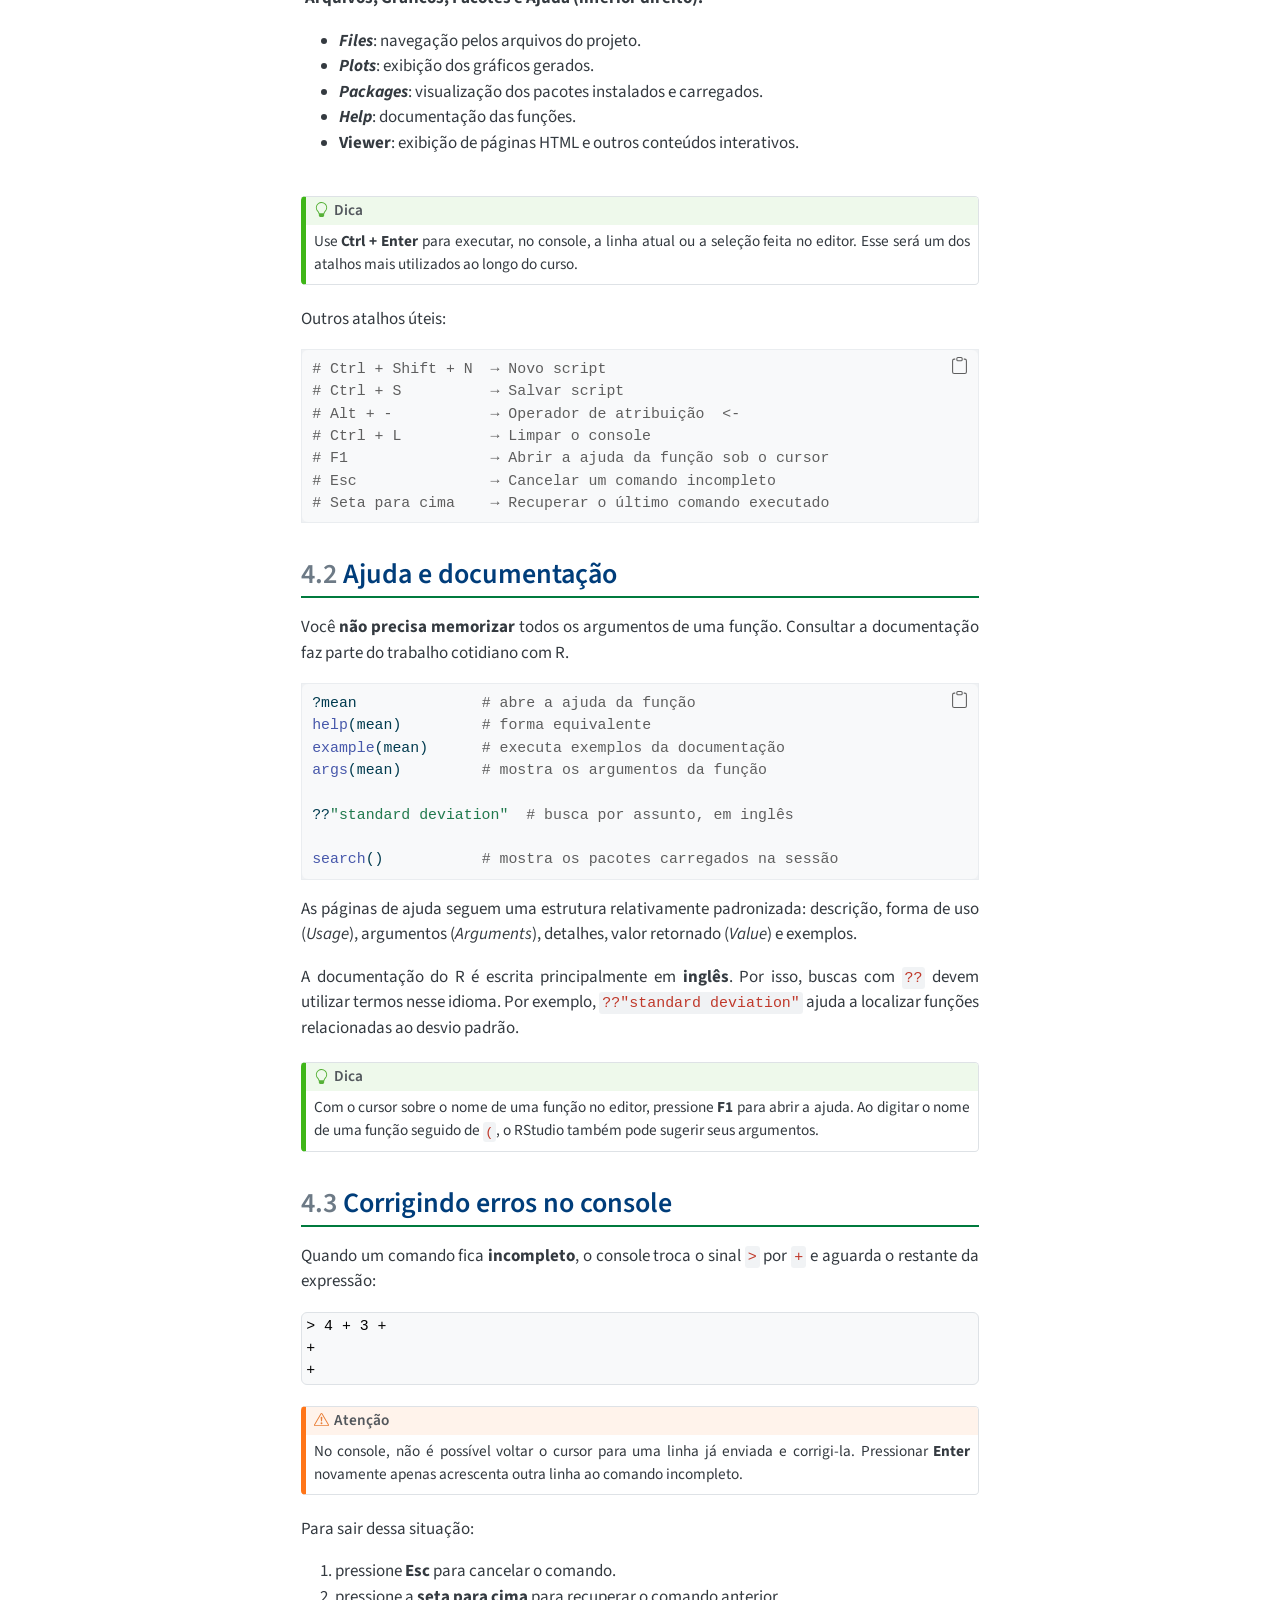
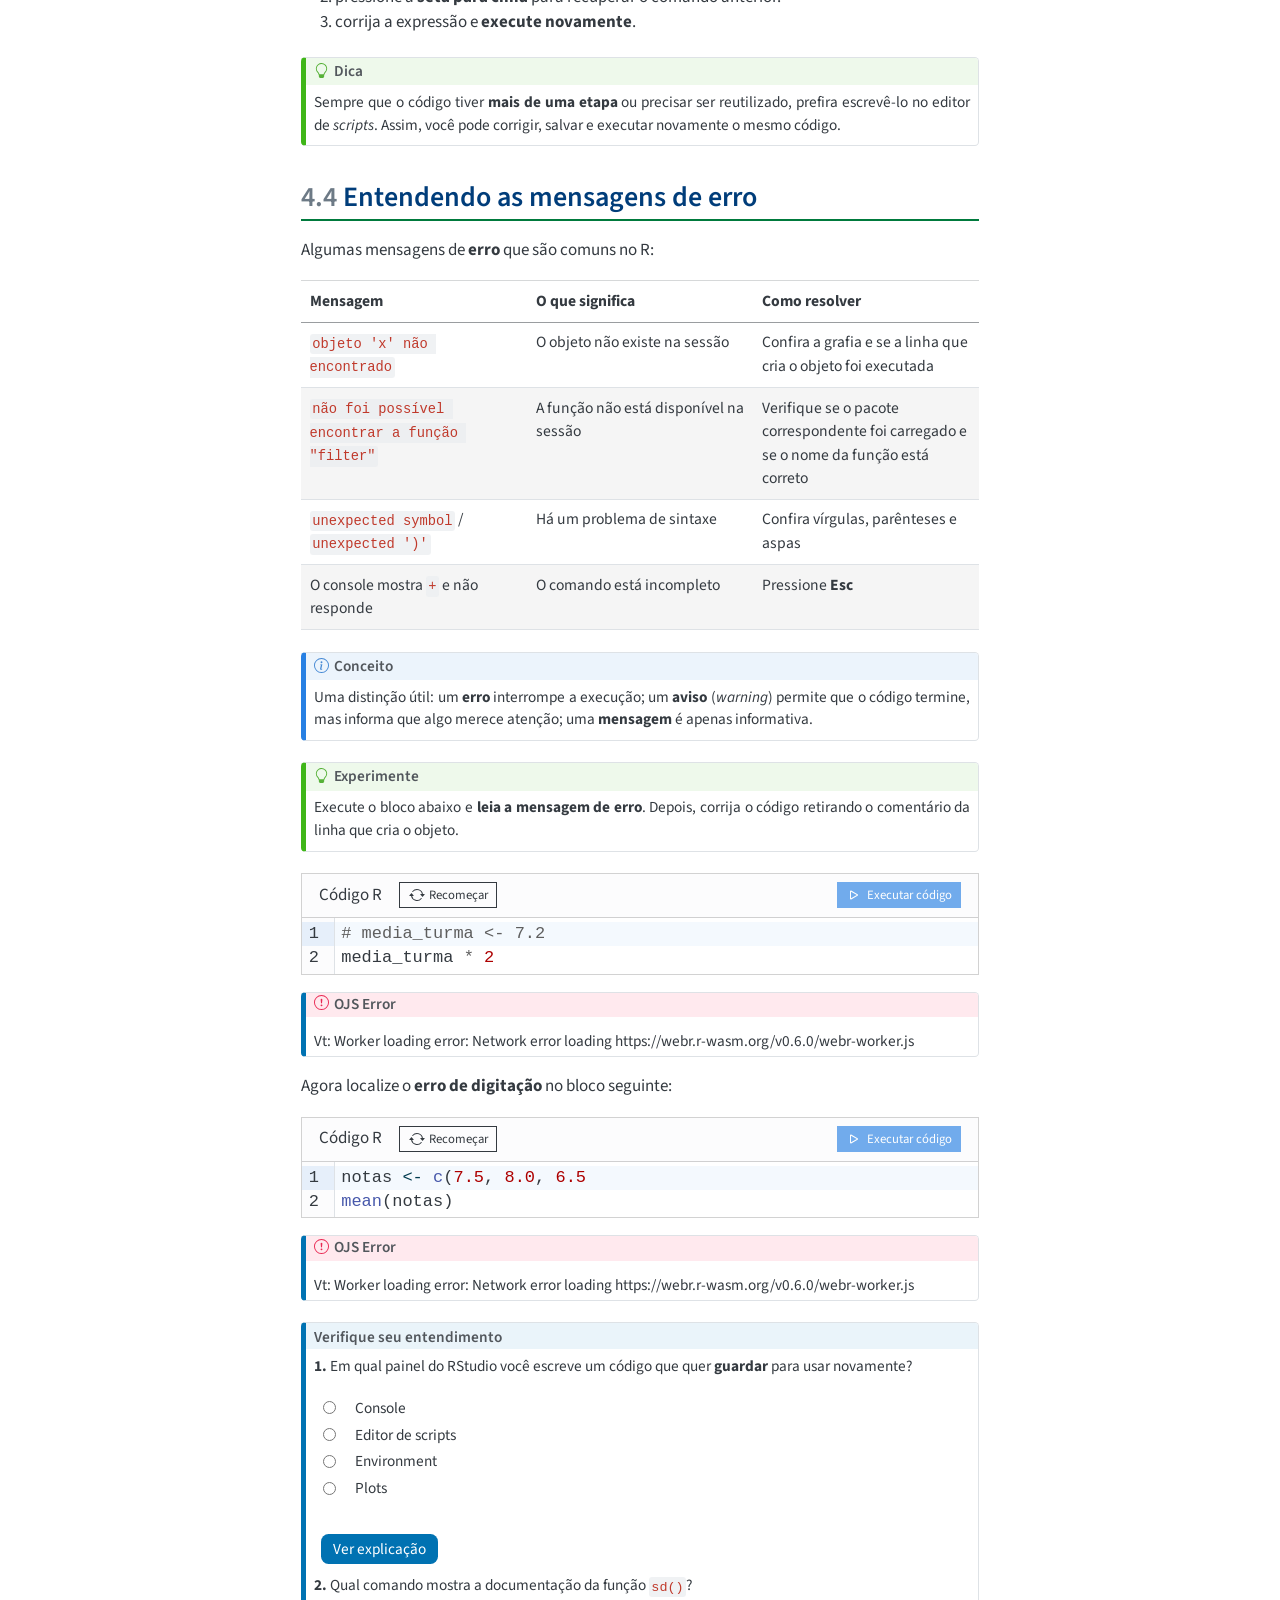
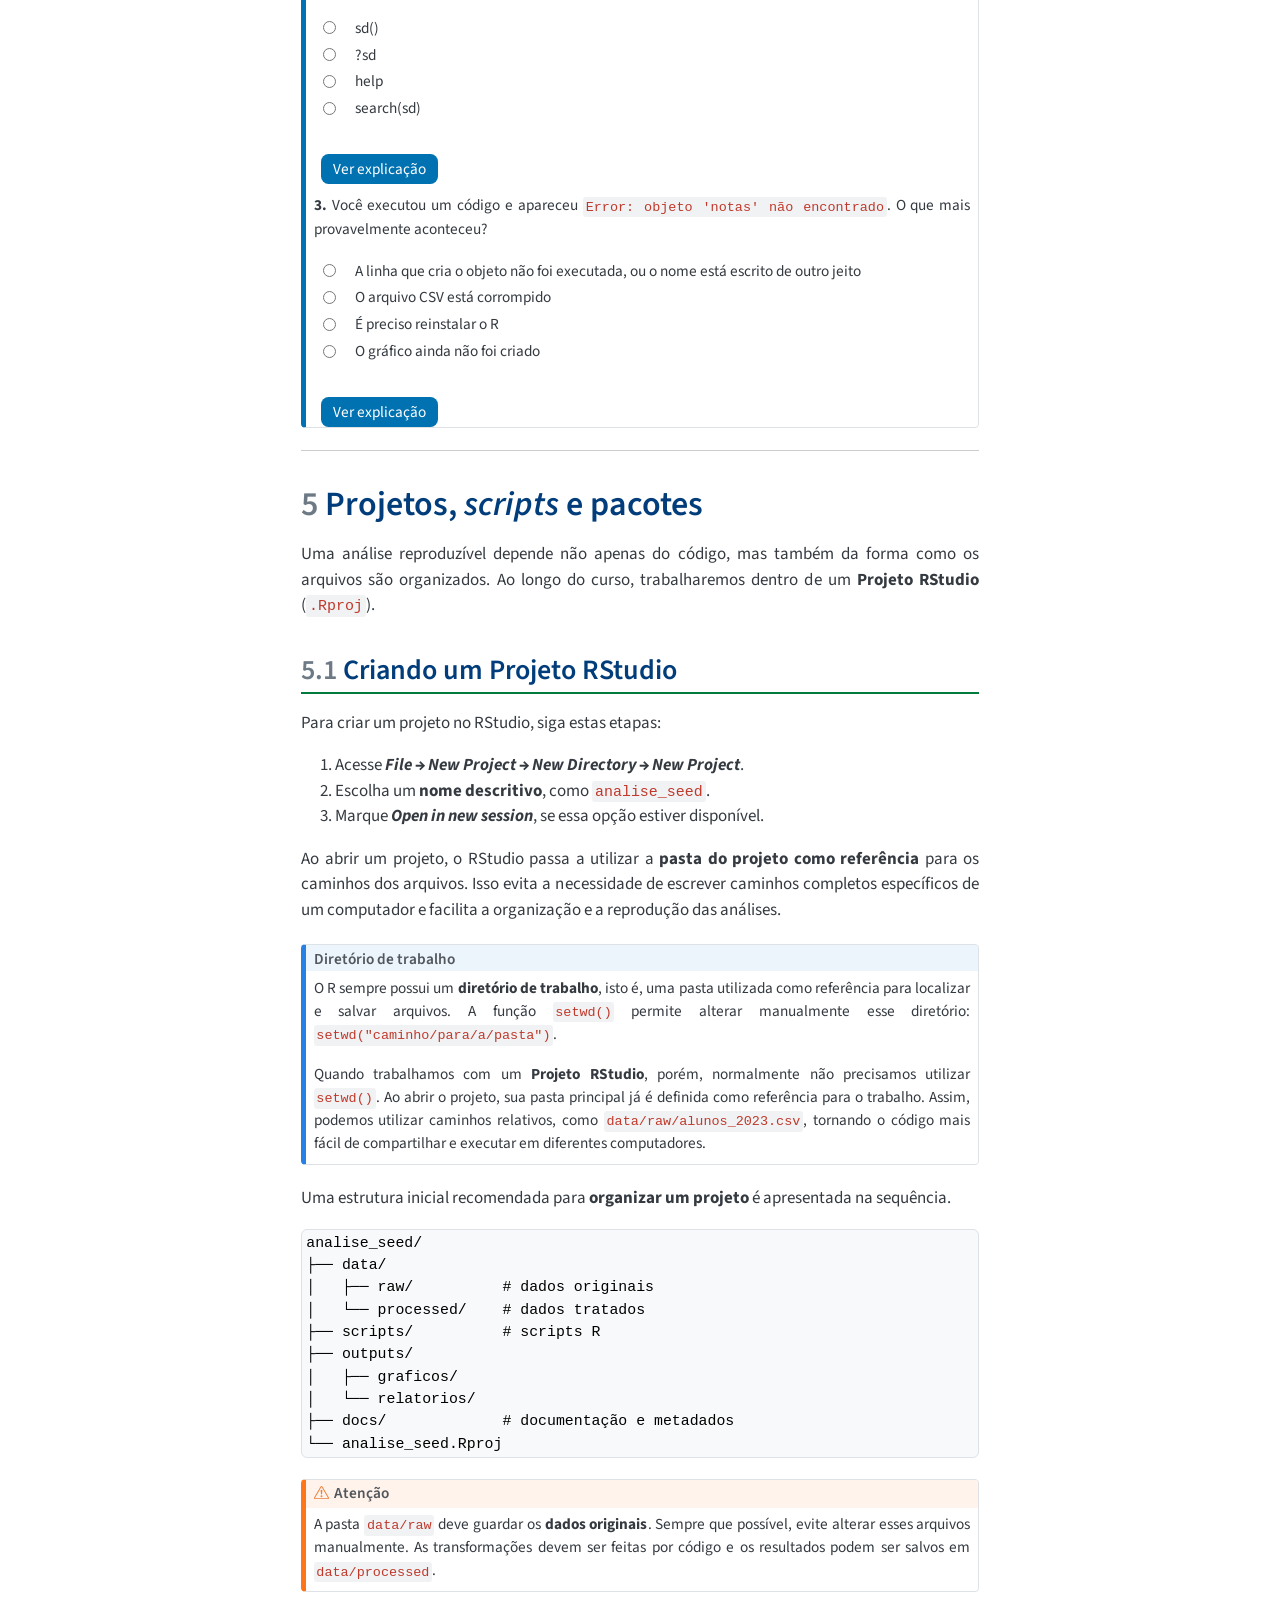
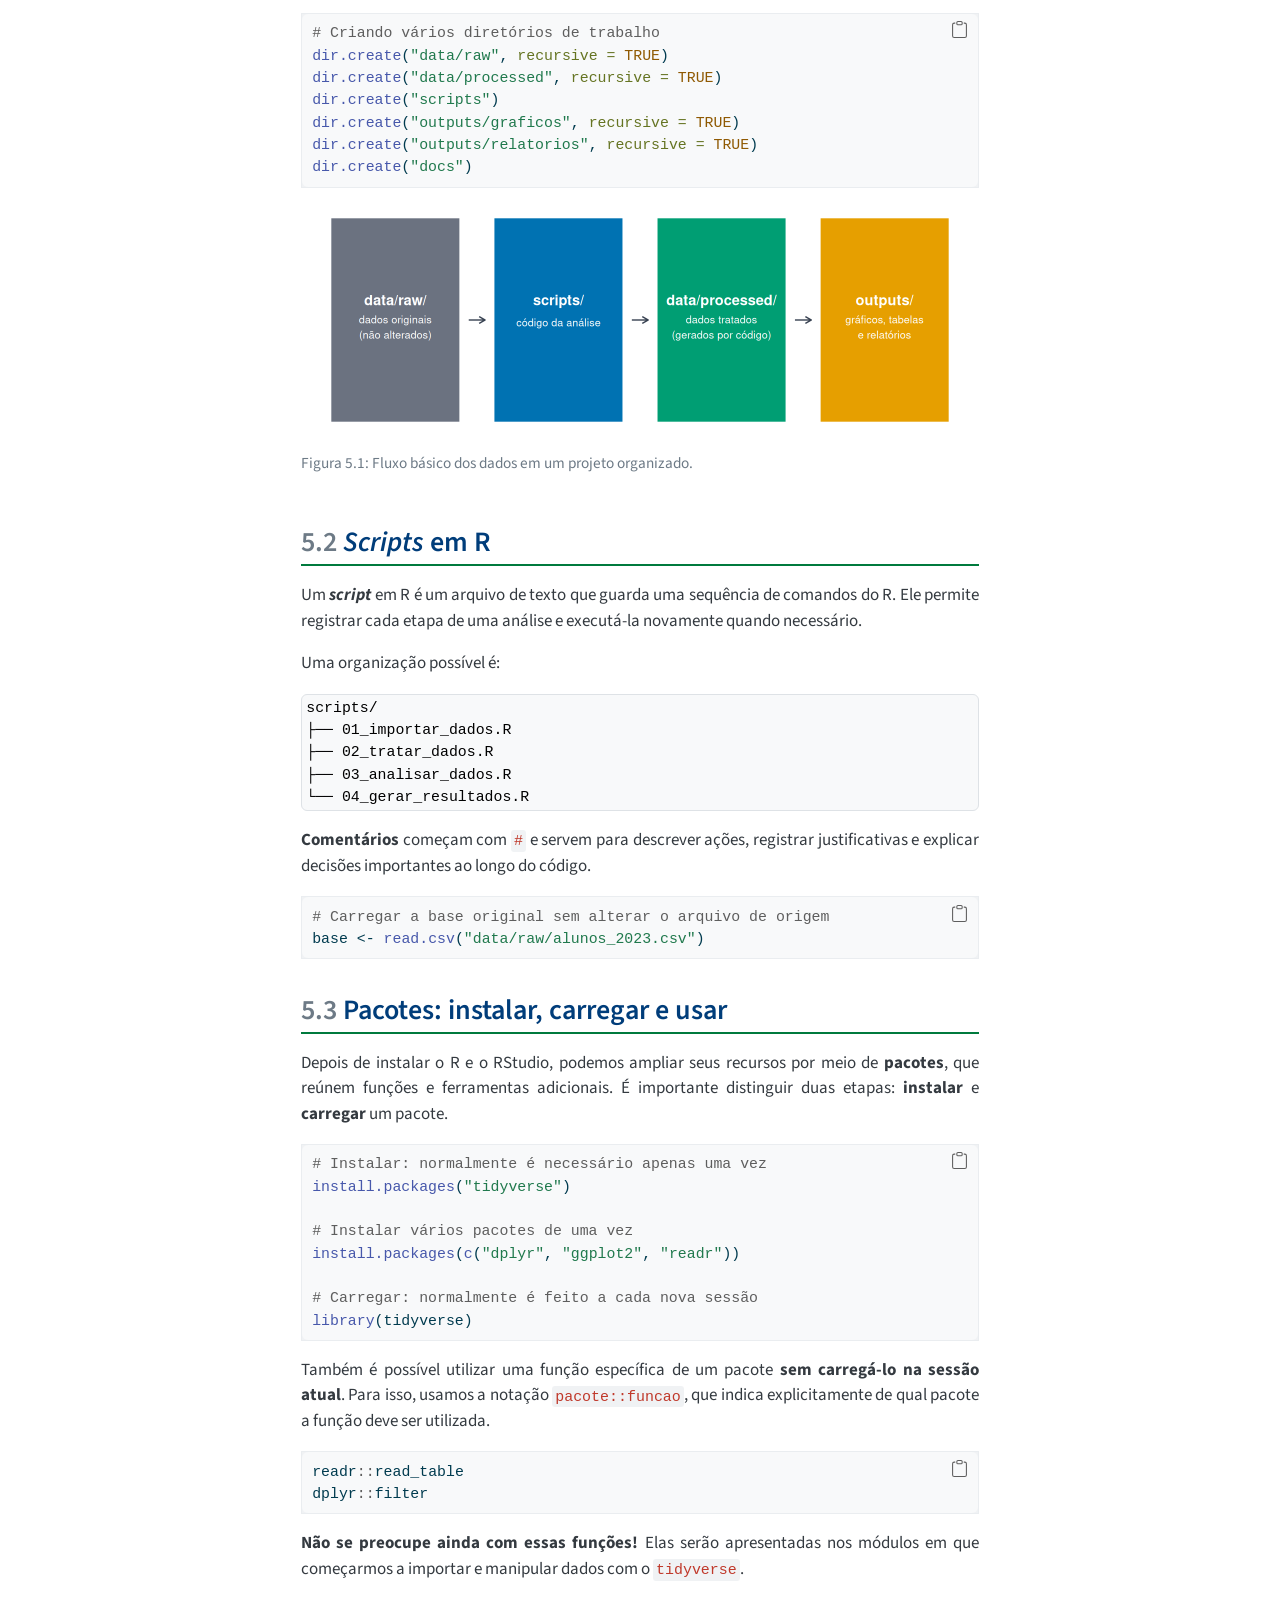
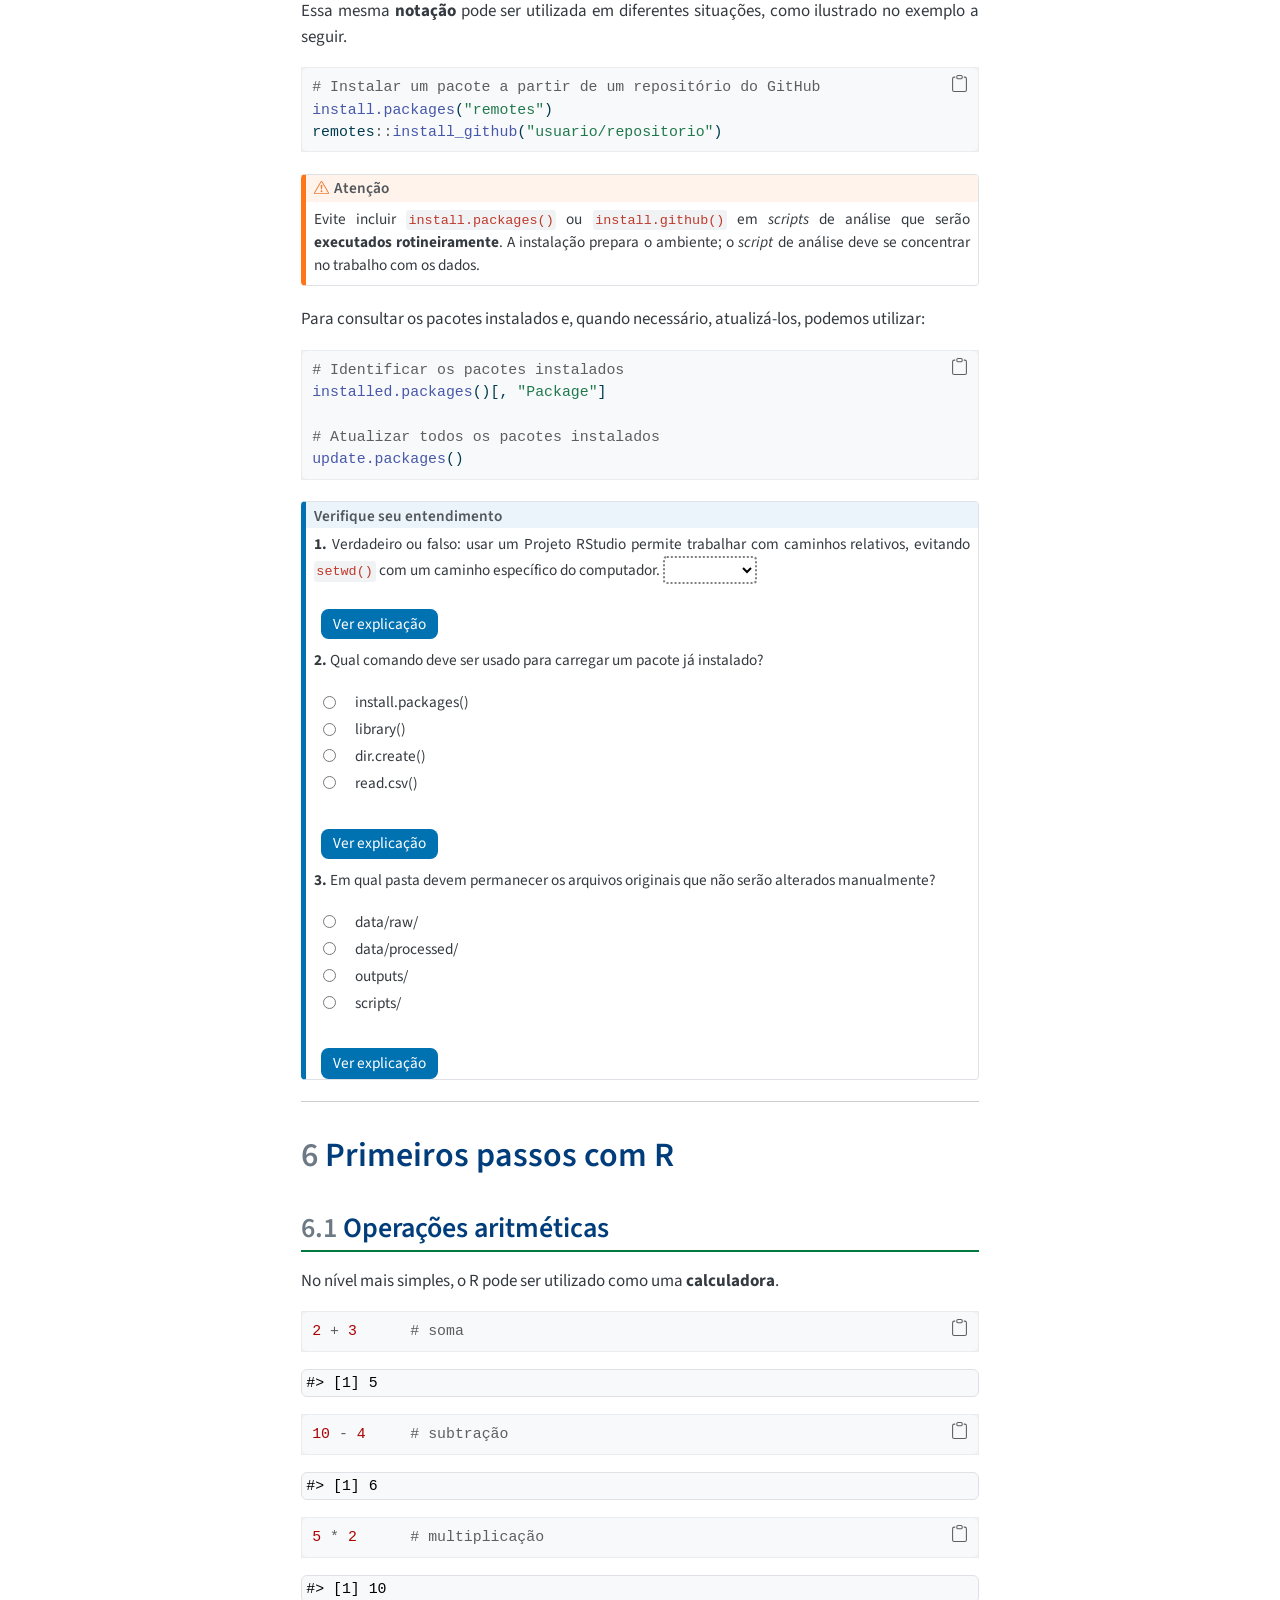
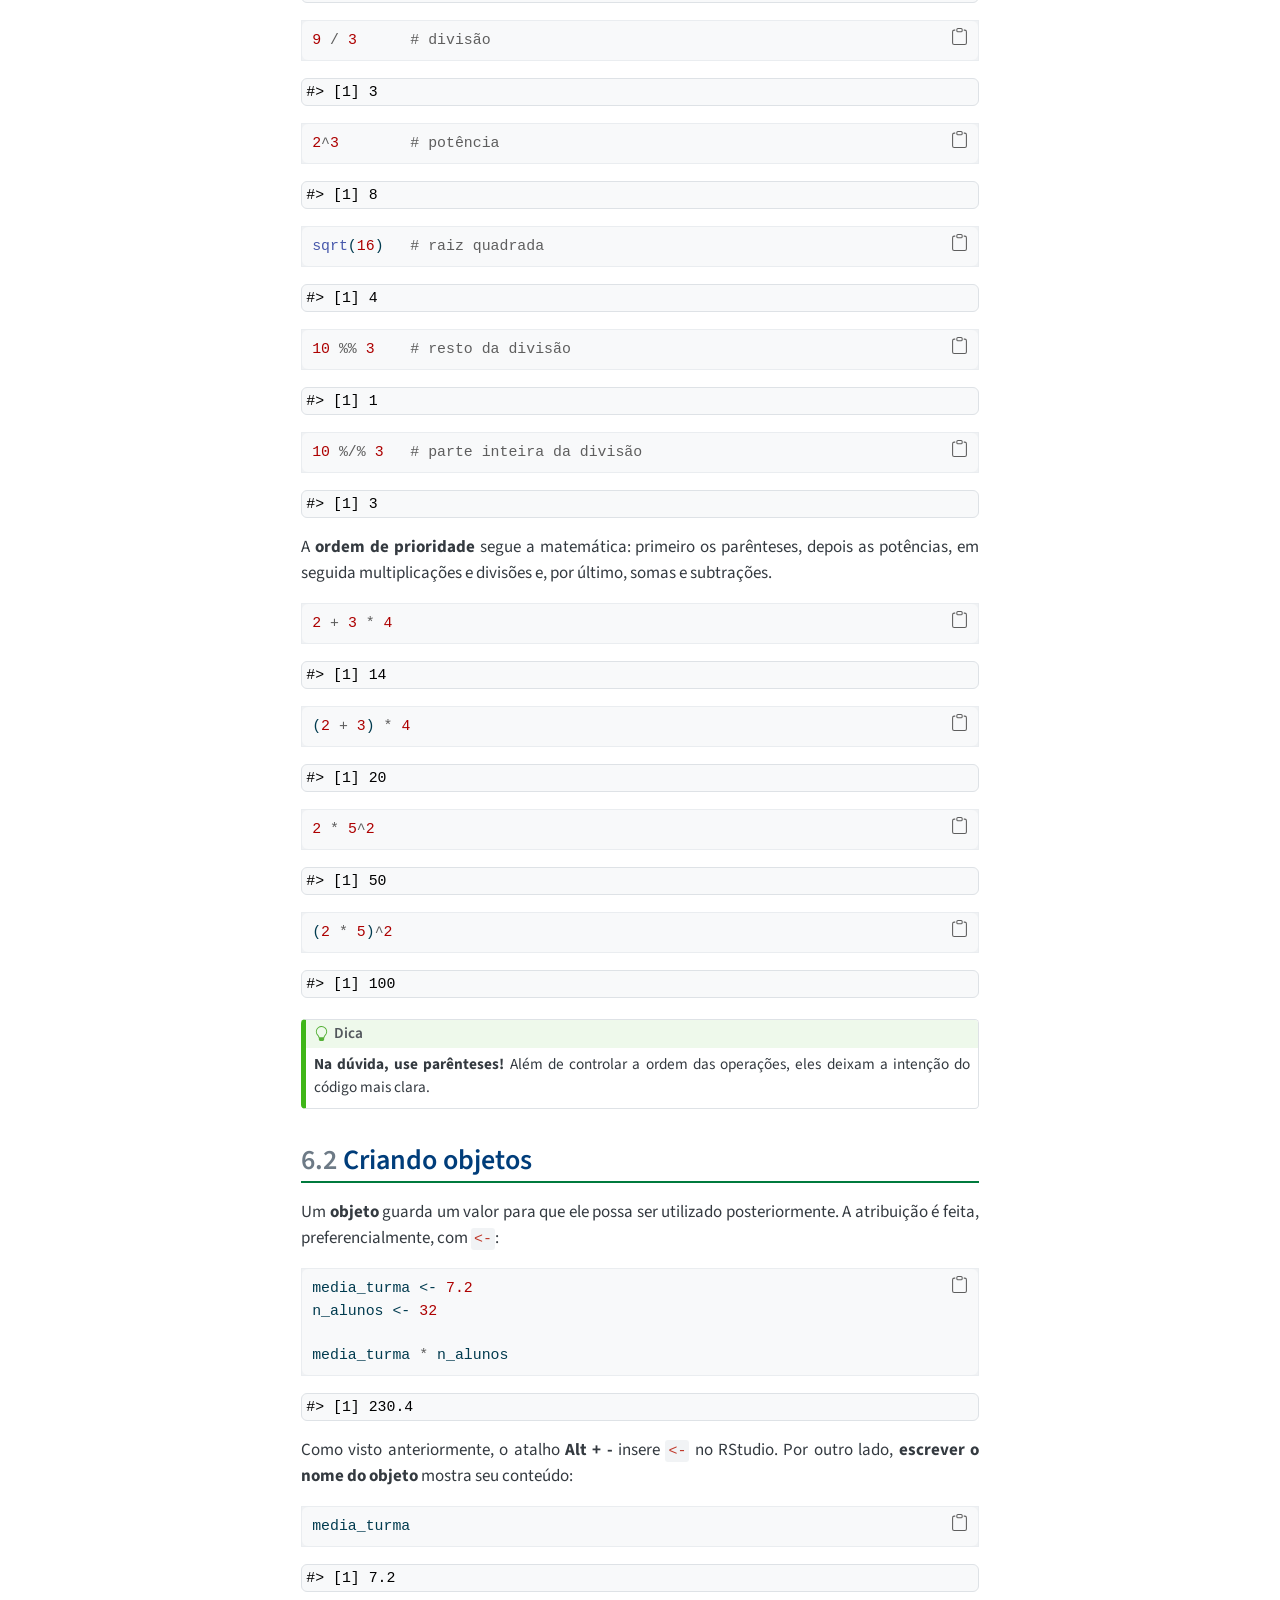
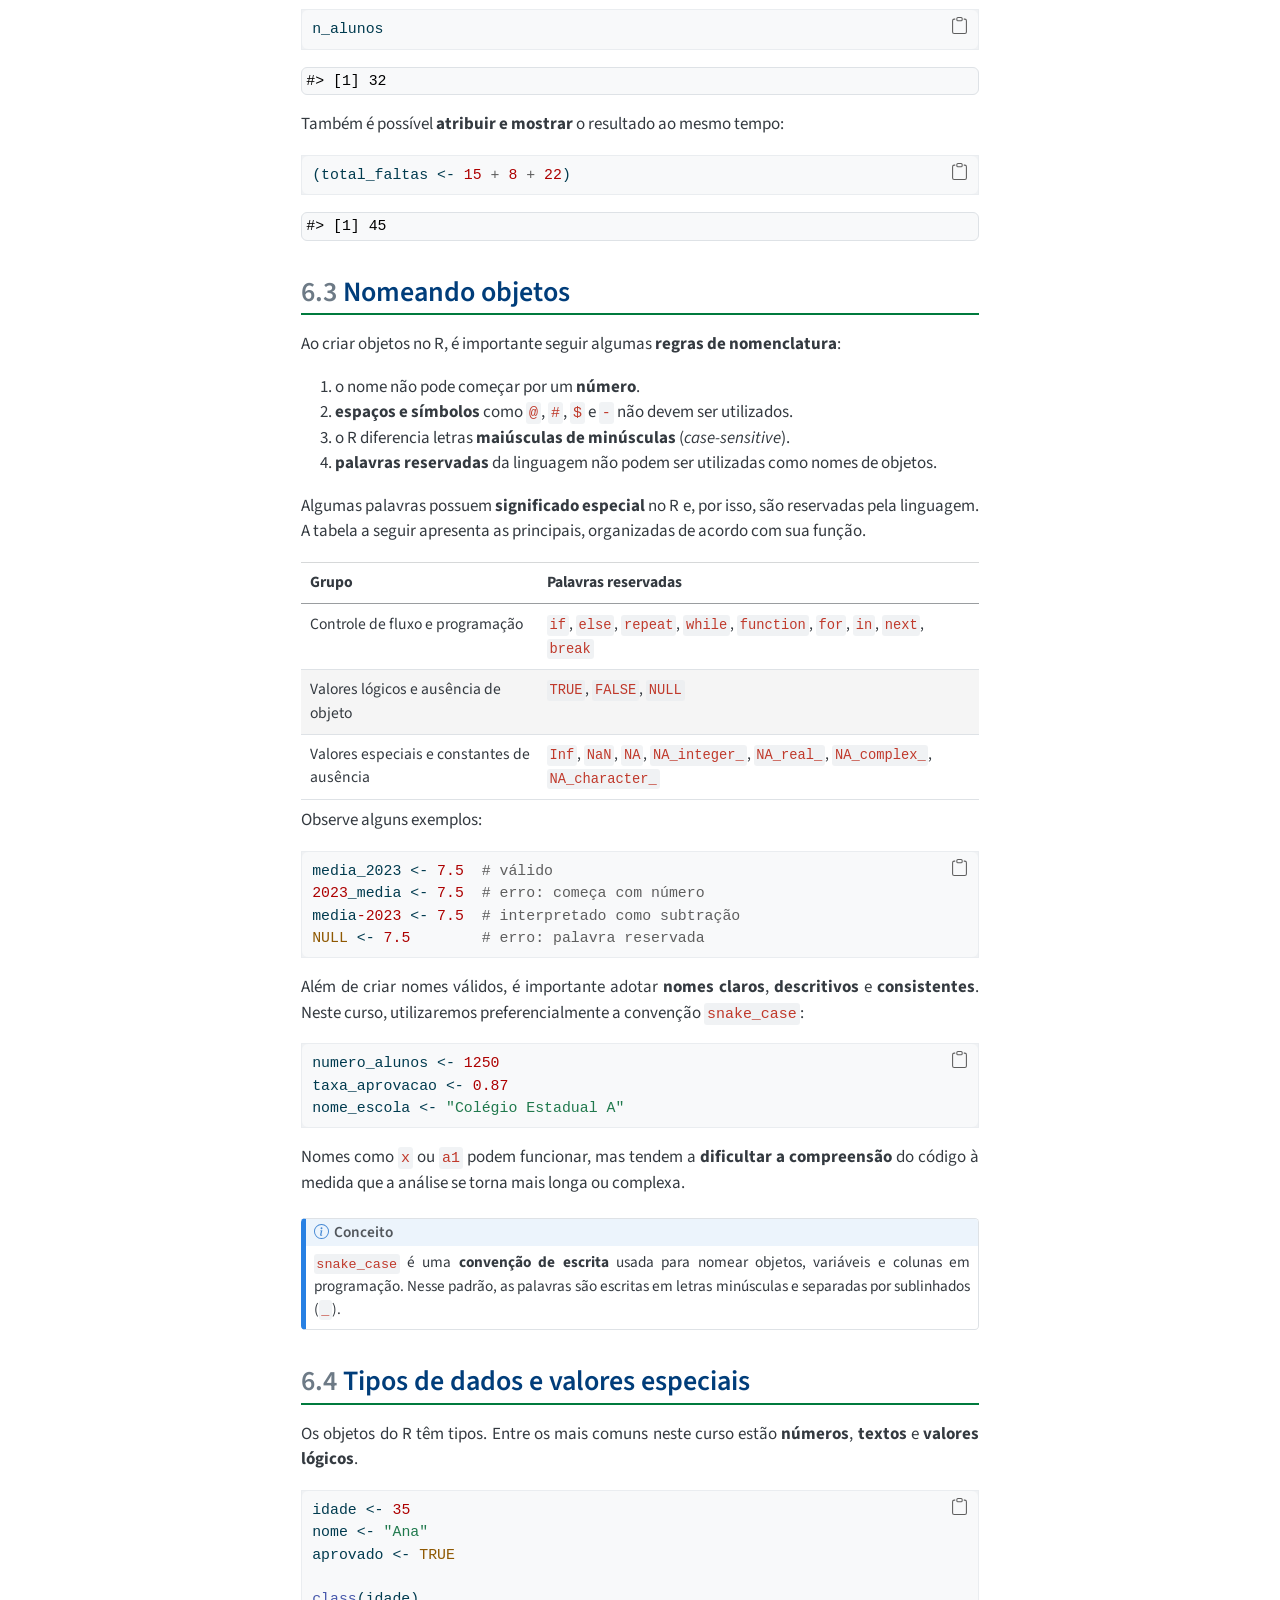
<file: 01-introducao.html>
<!DOCTYPE html>
<html xmlns="http://www.w3.org/1999/xhtml" lang="pt-BR" xml:lang="pt-BR"><head>

<meta charset="utf-8">
<meta name="generator" content="quarto-1.10.18">

<meta name="viewport" content="width=device-width, initial-scale=1.0, user-scalable=yes">


<title>1&nbsp; Introdução ao R e RStudio – Análise de Dados Educacionais</title>
<style>
/* Default styles provided by pandoc.
** See https://pandoc.org/MANUAL.html#variables-for-html for config info.
*/
span.smallcaps{font-variant: small-caps;}
div.columns{display: flex; gap: 1.5em;}
div.column{flex: auto;}
@media screen {
div.columns{gap: min(4vw, 1.5em);}
div.column{overflow-x: auto;}
}
div.hanging-indent{margin-left: 1.5em; text-indent: -1.5em;}
ul.task-list{list-style: none;}
ul.task-list li input[type="checkbox"] {
  width: 0.8em;
  margin: 0 0.8em 0.2em -1em; /* quarto-specific, see https://github.com/quarto-dev/quarto-cli/issues/4556 */ 
  vertical-align: middle;
}
/* CSS for syntax highlighting */
html { -webkit-text-size-adjust: 100%; }
pre > code.sourceCode { white-space: pre; position: relative; }
pre > code.sourceCode > span { display: inline-block; line-height: 1.25; }
pre > code.sourceCode > span:empty { height: 1.2em; }
.sourceCode { overflow: visible; }
code.sourceCode > span { color: inherit; text-decoration: inherit; }
div.sourceCode { margin: 1em 0; }
pre.sourceCode { margin: 0; }
@media screen {
div.sourceCode { overflow: auto; }
}
@media print {
pre > code.sourceCode { white-space: pre-wrap; }
pre > code.sourceCode > span { text-indent: -5em; padding-left: 5em; }
}
pre.numberSource code
  { counter-reset: source-line 0; }
pre.numberSource code > span
  { position: relative; left: -4em; counter-increment: source-line; }
pre.numberSource code > span > a:first-child::before
  { content: counter(source-line);
    position: relative; left: -1em; text-align: right; vertical-align: baseline;
    border: none; display: inline-block;
    -webkit-touch-callout: none; -webkit-user-select: none;
    -khtml-user-select: none; -moz-user-select: none;
    -ms-user-select: none; user-select: none;
    padding: 0 4px; width: 4em;
  }
pre.numberSource { margin-left: 3em;  padding-left: 4px; }
div.sourceCode
  {   }
@media screen {
pre > code.sourceCode > span > a:first-child::before { text-decoration: underline; }
}
/* CSS for citations */
div.csl-bib-body { }
div.csl-entry {
  clear: both;
}
.hanging-indent div.csl-entry {
  margin-left:2em;
  text-indent:-2em;
}
div.csl-left-margin {
  min-width:2em;
  float:left;
}
div.csl-right-inline {
  margin-left:2em;
  padding-left:1em;
}
div.csl-indent {
  margin-left: 2em;
}</style>


<script src="site_libs/quarto-nav/quarto-nav.js"></script>
<script src="site_libs/quarto-nav/headroom.min.js"></script>
<script src="site_libs/clipboard/clipboard.min.js"></script>
<script src="site_libs/quarto-search/autocomplete.umd.js"></script>
<script src="site_libs/quarto-search/fuse.min.js"></script>
<script src="site_libs/quarto-search/quarto-search.js"></script>
<meta name="quarto:offset" content="./">
<link href="./referencias.html" rel="next">
<link href="./index.html" rel="prev">
<script src="site_libs/quarto-html/quarto.js" type="module"></script>
<script src="site_libs/quarto-html/tabsets/tabsets.js" type="module"></script>
<script src="site_libs/quarto-html/popper.min.js"></script>
<script src="site_libs/quarto-html/tippy.umd.min.js"></script>
<script src="site_libs/quarto-html/anchor.min.js"></script>
<link href="site_libs/quarto-html/tippy.css" rel="stylesheet">
<link href="site_libs/quarto-html/quarto-syntax-highlighting-64a204ab8560d761af7679ceaba22944.css" rel="stylesheet" id="quarto-text-highlighting-styles">
<script src="site_libs/bootstrap/bootstrap.min.js"></script>
<link href="site_libs/bootstrap/bootstrap-icons.css" rel="stylesheet">
<link href="site_libs/bootstrap/bootstrap-9cd93791e5e316fe0678ead6eca8ab71.min.css" rel="stylesheet" append-hash="true" id="quarto-bootstrap" data-mode="light">
<script src="site_libs/quarto-contrib/live-runtime/live-runtime.js" type="module"></script>
<link href="site_libs/quarto-contrib/live-runtime/live-runtime.css" rel="stylesheet">
<script id="quarto-search-options" type="application/json">{
  "location": "sidebar",
  "copy-button": false,
  "collapse-after": 3,
  "panel-placement": "start",
  "type": "textbox",
  "limit": 50,
  "keyboard-shortcut": [
    "f",
    "/",
    "s"
  ],
  "show-item-context": false,
  "language": {
    "search-no-results-text": "Nenhum resultado",
    "search-matching-documents-text": "documentos correspondentes",
    "search-copy-link-title": "Copiar link para a busca",
    "search-hide-matches-text": "Esconder correspondências adicionais",
    "search-more-match-text": "mais correspondência neste documento",
    "search-more-matches-text": "mais correspondências neste documento",
    "search-clear-button-title": "Limpar",
    "search-text-placeholder": "",
    "search-detached-cancel-button-title": "Cancelar",
    "search-submit-button-title": "Enviar",
    "search-label": "Procurar"
  }
}</script>
<script type="module" src="site_libs/quarto-ojs/quarto-ojs-runtime.js"></script>
<link href="site_libs/quarto-ojs/quarto-ojs.css" rel="stylesheet">


<link rel="stylesheet" href="include/webex.css">
<link rel="stylesheet" href="style.css">
</head>

<body class="nav-sidebar floating quarto-light">

<div id="quarto-search-results"></div>
  <header id="quarto-header" class="headroom fixed-top">
  <nav class="quarto-secondary-nav">
    <div class="container-fluid d-flex">
      <button type="button" class="quarto-btn-toggle btn" data-bs-toggle="collapse" role="button" data-bs-target=".quarto-sidebar-collapse-item" aria-controls="quarto-sidebar" aria-expanded="false" aria-label="Alternar barra lateral" onclick="if (window.quartoToggleHeadroom) { window.quartoToggleHeadroom(); }">
        <i class="bi bi-layout-text-sidebar-reverse"></i>
      </button>
        <nav class="quarto-page-breadcrumbs" aria-label="breadcrumb"><ol class="breadcrumb"><li class="breadcrumb-item"><a href="./01-introducao.html"><span class="chapter-number">1</span>&nbsp; <span class="chapter-title">Introdução ao R e RStudio</span></a></li></ol></nav>
        <a class="flex-grow-1" role="navigation" data-bs-toggle="collapse" data-bs-target=".quarto-sidebar-collapse-item" aria-controls="quarto-sidebar" aria-expanded="false" aria-label="Alternar barra lateral" onclick="if (window.quartoToggleHeadroom) { window.quartoToggleHeadroom(); }">      
        </a>
      <button type="button" class="btn quarto-search-button" aria-label="Procurar" onclick="window.quartoOpenSearch();">
        <i class="bi bi-search"></i>
      </button>
    </div>
  </nav>
</header>
<!-- content -->
<div id="quarto-content" class="quarto-container page-columns page-rows-contents page-layout-article">
<!-- sidebar -->
  <nav id="quarto-sidebar" class="sidebar collapse collapse-horizontal quarto-sidebar-collapse-item sidebar-navigation floating overflow-auto">
    <div class="pt-lg-2 mt-2 text-left sidebar-header">
    <div class="sidebar-title mb-0 py-0">
      <a href="./">Análise de Dados Educacionais</a> 
        <div class="sidebar-tools-main">
    <a href="https://angelicamariatortola.github.io/academic/apps/editor-r/" title="Editor de R" class="quarto-navigation-tool px-1" aria-label="Editor de R"><i class="bi bi-code-square"></i></a>
</div>
    </div>
      </div>
        <div class="mt-2 flex-shrink-0 align-items-center">
        <div class="sidebar-search">
        <div id="quarto-search" class="" title="Procurar"></div>
        </div>
        </div>
    <div class="sidebar-menu-container"> 
    <ul class="list-unstyled mt-1">
        <li class="sidebar-item">
  <div class="sidebar-item-container"> 
  <a href="./index.html" class="sidebar-item-text sidebar-link">
 <span class="menu-text">Apresentação</span></a>
  </div>
</li>
        <li class="sidebar-item">
  <div class="sidebar-item-container"> 
  <a href="./01-introducao.html" class="sidebar-item-text sidebar-link active">
 <span class="menu-text"><span class="chapter-number">1</span>&nbsp; <span class="chapter-title">Introdução ao R e RStudio</span></span></a>
  </div>
</li>
        <li class="sidebar-item">
  <div class="sidebar-item-container"> 
  <a href="./referencias.html" class="sidebar-item-text sidebar-link">
 <span class="menu-text">Referências</span></a>
  </div>
</li>
        <li class="sidebar-item sidebar-item-section">
      <div class="sidebar-item-container"> 
            <a class="sidebar-item-text sidebar-link text-start" data-bs-toggle="collapse" data-bs-target="#quarto-sidebar-section-1" role="navigation" aria-expanded="true">
 <span class="menu-text">Apêndices</span></a>
          <a class="sidebar-item-toggle text-start" data-bs-toggle="collapse" data-bs-target="#quarto-sidebar-section-1" role="navigation" aria-expanded="true" aria-label="Alternar seção">
            <i class="bi bi-chevron-right ms-2"></i>
          </a> 
      </div>
      <ul id="quarto-sidebar-section-1" class="collapse list-unstyled sidebar-section depth1 show">  
          <li class="sidebar-item">
  <div class="sidebar-item-container"> 
  <a href="./90-apendice-solucoes.html" class="sidebar-item-text sidebar-link">
 <span class="menu-text"><span class="chapter-number">A</span>&nbsp; <span class="chapter-title">Soluções dos Exercícios</span></span></a>
  </div>
</li>
      </ul>
  </li>
    </ul>
    </div>
</nav>
<div id="quarto-sidebar-glass" class="quarto-sidebar-collapse-item" data-bs-toggle="collapse" data-bs-target=".quarto-sidebar-collapse-item"></div>
<!-- margin-sidebar -->
    <div id="quarto-margin-sidebar" class="sidebar margin-sidebar">
        <nav id="TOC" role="doc-toc" class="toc-active">
    <h2 id="toc-title">Índice</h2>
   
  <ul>
  <li><a href="#sec-sobre-r" id="toc-sec-sobre-r" class="nav-link active" data-scroll-target="#sec-sobre-r"><span class="header-section-number">2</span> Sobre o R e o RStudio</a>
  <ul class="collapse">
  <li><a href="#o-que-dá-para-fazer-com-r" id="toc-o-que-dá-para-fazer-com-r" class="nav-link" data-scroll-target="#o-que-dá-para-fazer-com-r"><span class="header-section-number">2.1</span> O que dá para fazer com R</a></li>
  <li><a href="#onde-buscar-ajuda" id="toc-onde-buscar-ajuda" class="nav-link" data-scroll-target="#onde-buscar-ajuda"><span class="header-section-number">2.2</span> Onde buscar ajuda</a></li>
  </ul></li>
  <li><a href="#sec-instalacao" id="toc-sec-instalacao" class="nav-link" data-scroll-target="#sec-instalacao"><span class="header-section-number">3</span> Instalação do R e do RStudio</a></li>
  <li><a href="#sec-rstudio" id="toc-sec-rstudio" class="nav-link" data-scroll-target="#sec-rstudio"><span class="header-section-number">4</span> Conhecendo o RStudio</a>
  <ul class="collapse">
  <li><a href="#interface-e-painéis" id="toc-interface-e-painéis" class="nav-link" data-scroll-target="#interface-e-painéis"><span class="header-section-number">4.1</span> Interface e painéis</a></li>
  <li><a href="#ajuda-e-documentação" id="toc-ajuda-e-documentação" class="nav-link" data-scroll-target="#ajuda-e-documentação"><span class="header-section-number">4.2</span> Ajuda e documentação</a></li>
  <li><a href="#sec-erros-console" id="toc-sec-erros-console" class="nav-link" data-scroll-target="#sec-erros-console"><span class="header-section-number">4.3</span> Corrigindo erros no console</a></li>
  <li><a href="#entendendo-as-mensagens-de-erro" id="toc-entendendo-as-mensagens-de-erro" class="nav-link" data-scroll-target="#entendendo-as-mensagens-de-erro"><span class="header-section-number">4.4</span> Entendendo as mensagens de erro</a></li>
  </ul></li>
  <li><a href="#sec-projetos" id="toc-sec-projetos" class="nav-link" data-scroll-target="#sec-projetos"><span class="header-section-number">5</span> Projetos, <em>scripts</em> e pacotes</a>
  <ul class="collapse">
  <li><a href="#criando-um-projeto-rstudio" id="toc-criando-um-projeto-rstudio" class="nav-link" data-scroll-target="#criando-um-projeto-rstudio"><span class="header-section-number">5.1</span> Criando um Projeto RStudio</a></li>
  <li><a href="#scripts-em-r" id="toc-scripts-em-r" class="nav-link" data-scroll-target="#scripts-em-r"><span class="header-section-number">5.2</span> <em>Scripts</em> em R</a></li>
  <li><a href="#pacotes-instalar-carregar-e-usar" id="toc-pacotes-instalar-carregar-e-usar" class="nav-link" data-scroll-target="#pacotes-instalar-carregar-e-usar"><span class="header-section-number">5.3</span> Pacotes: instalar, carregar e usar</a></li>
  </ul></li>
  <li><a href="#sec-operacoes" id="toc-sec-operacoes" class="nav-link" data-scroll-target="#sec-operacoes"><span class="header-section-number">6</span> Primeiros passos com R</a>
  <ul class="collapse">
  <li><a href="#operações-aritméticas" id="toc-operações-aritméticas" class="nav-link" data-scroll-target="#operações-aritméticas"><span class="header-section-number">6.1</span> Operações aritméticas</a></li>
  <li><a href="#criando-objetos" id="toc-criando-objetos" class="nav-link" data-scroll-target="#criando-objetos"><span class="header-section-number">6.2</span> Criando objetos</a></li>
  <li><a href="#nomeando-objetos" id="toc-nomeando-objetos" class="nav-link" data-scroll-target="#nomeando-objetos"><span class="header-section-number">6.3</span> Nomeando objetos</a></li>
  <li><a href="#tipos-de-dados-e-valores-especiais" id="toc-tipos-de-dados-e-valores-especiais" class="nav-link" data-scroll-target="#tipos-de-dados-e-valores-especiais"><span class="header-section-number">6.4</span> Tipos de dados e valores especiais</a></li>
  <li><a href="#conversão-de-tipos" id="toc-conversão-de-tipos" class="nav-link" data-scroll-target="#conversão-de-tipos"><span class="header-section-number">6.5</span> Conversão de tipos</a></li>
  <li><a href="#comparações-e-operadores-lógicos" id="toc-comparações-e-operadores-lógicos" class="nav-link" data-scroll-target="#comparações-e-operadores-lógicos"><span class="header-section-number">6.6</span> Comparações e operadores lógicos</a></li>
  </ul></li>
  <li><a href="#sec-estruturas" id="toc-sec-estruturas" class="nav-link" data-scroll-target="#sec-estruturas"><span class="header-section-number">7</span> Objetos e estruturas de dados</a>
  <ul class="collapse">
  <li><a href="#vetores" id="toc-vetores" class="nav-link" data-scroll-target="#vetores"><span class="header-section-number">7.1</span> Vetores</a></li>
  <li><a href="#data-frames" id="toc-data-frames" class="nav-link" data-scroll-target="#data-frames"><span class="header-section-number">7.2</span> <em>Data frames</em></a></li>
  <li><a href="#matrizes" id="toc-matrizes" class="nav-link" data-scroll-target="#matrizes"><span class="header-section-number">7.3</span> Matrizes</a></li>
  <li><a href="#listas" id="toc-listas" class="nav-link" data-scroll-target="#listas"><span class="header-section-number">7.4</span> Listas</a></li>
  </ul></li>
  <li><a href="#sec-primeiro-contato" id="toc-sec-primeiro-contato" class="nav-link" data-scroll-target="#sec-primeiro-contato"><span class="header-section-number">8</span> Primeiro contato com a base do curso</a></li>
  <li><a href="#sec-scripts-funcoes" id="toc-sec-scripts-funcoes" class="nav-link" data-scroll-target="#sec-scripts-funcoes"><span class="header-section-number">9</span> Criando funções</a>
  <ul class="collapse">
  <li><a href="#uma-primeira-função" id="toc-uma-primeira-função" class="nav-link" data-scroll-target="#uma-primeira-função"><span class="header-section-number">9.1</span> Uma primeira função</a></li>
  <li><a href="#argumentos-com-valores-padrão" id="toc-argumentos-com-valores-padrão" class="nav-link" data-scroll-target="#argumentos-com-valores-padrão"><span class="header-section-number">9.2</span> Argumentos com valores padrão</a></li>
  <li><a href="#funções-que-retornam-mais-de-uma-informação" id="toc-funções-que-retornam-mais-de-uma-informação" class="nav-link" data-scroll-target="#funções-que-retornam-mais-de-uma-informação"><span class="header-section-number">9.3</span> Funções que retornam mais de uma informação</a></li>
  </ul></li>
  <li><a href="#sec-boas-praticas" id="toc-sec-boas-praticas" class="nav-link" data-scroll-target="#sec-boas-praticas"><span class="header-section-number">10</span> Boas práticas de organização</a></li>
  <li><a href="#sec-pratique-modulo1" id="toc-sec-pratique-modulo1" class="nav-link" data-scroll-target="#sec-pratique-modulo1"><span class="header-section-number">11</span> Pratique no navegador</a></li>
  <li><a href="#sec-ex-modulo1" id="toc-sec-ex-modulo1" class="nav-link" data-scroll-target="#sec-ex-modulo1"><span class="header-section-number">12</span> Exercícios</a></li>
  <li><a href="#sec-console-livre" id="toc-sec-console-livre" class="nav-link" data-scroll-target="#sec-console-livre">Console livre</a></li>
  <li><a href="#sec-cartao-ref" id="toc-sec-cartao-ref" class="nav-link" data-scroll-target="#sec-cartao-ref">Cartão de referência do módulo</a></li>
  <li><a href="#sec-gabarito" id="toc-sec-gabarito" class="nav-link" data-scroll-target="#sec-gabarito">Gabarito das atividades <em>Pratique</em></a></li>
  </ul>
</nav>
    </div>
<!-- main -->
<main class="content" id="quarto-document-content">

<header id="title-block-header" class="quarto-title-block default">
<div class="quarto-title">
<h1 class="title"><span class="chapter-number">1</span>&nbsp; <span class="chapter-title">Introdução ao R e RStudio</span></h1>
</div>




<div class="quarto-title-meta">

  
  
  
  </div>



</header>


<p><strong>Módulo:</strong> 1 | <strong>Carga horária:</strong> 10 horas.</p>
<blockquote class="blockquote">
<p>Neste módulo, você se familiarizará com o ambiente de desenvolvimento RStudio, aprenderá a trabalhar com os principais tipos e estruturas de dados do R, conhecerá boas práticas para organizar seus projetos e escreverá suas primeiras funções reutilizáveis.</p>
</blockquote>
<p><strong>Objetivos de aprendizagem.</strong> Ao final deste módulo, você será capaz de:</p>
<ul>
<li>instalar o <strong>R e o RStudio</strong> e reconhecer a função dos principais painéis do RStudio.</li>
<li>usar o R para realizar <strong>operações aritméticas, lógicas e de comparação</strong> e consultar a documentação das funções.</li>
<li>organizar um trabalho de análise em um <strong>Projeto RStudio</strong> com uma estrutura padronizada de pastas.</li>
<li>reconhecer os principais tipos de dados e criar e manipular <strong>vetores, <em>data frames</em>, matrizes e listas</strong>.</li>
<li>importar um <strong>arquivo CSV</strong> e realizar uma primeira inspeção dos dados.</li>
<li>criar <strong>funções simples e reutilizáveis</strong>.</li>
</ul>
<p><strong>Pacotes utilizados.</strong> A maior parte deste módulo utiliza apenas funções do próprio R. Para ilustrar o processo de instalação de pacotes, utilizaremos o <code>tidyverse</code>, uma coleção voltada à importação, manipulação e visualização de dados que reúne pacotes como <code>dplyr</code>, <code>ggplot2</code> e <code>readr</code>, entre outros.</p>
<p>A instalação do <code>tidyverse</code> também instala os <strong>principais pacotes</strong> que compõem essa coleção. A instalação e o carregamento de pacotes serão abordados no <a href="#sec-projetos" class="quarto-xref"><span>Capítulo 5</span></a>.</p>
<p><strong>Conjunto de dados utilizado no módulo.</strong> Os exemplos e exercícios utilizam uma base fictícia de estudantes e escolas estaduais do Paraná, criada para reproduzir situações comuns encontradas em bases reais:</p>
<table class="caption-top table">
<thead>
<tr class="header">
<th>Arquivo</th>
<th>Conteúdo</th>
</tr>
</thead>
<tbody>
<tr class="odd">
<td><a href="data/raw/alunos_2023.csv" download="alunos_2023.csv">alunos_2023.csv</a></td>
<td>Base de estudantes, com erros de digitação, duplicatas e códigos de ausência</td>
</tr>
</tbody>
</table>
<p>Para acompanhar os exemplos e exercícios no RStudio, baixe o arquivo e salve-o na pasta <code>data/raw</code> do seu projeto. A criação de um projeto será explicada no <a href="#sec-projetos" class="quarto-xref"><span>Capítulo 5</span></a>. No <strong>Editor de R</strong>, o arquivo já está disponível.</p>
<hr>
<section id="sec-sobre-r" class="level1" data-number="2">
<h1 data-number="2"><span class="header-section-number">2</span> Sobre o R e o RStudio</h1>
<p>O <strong>R é uma linguagem de programação</strong> voltada à análise de dados, à estatística e à produção de resultados reproduzíveis. Algumas características ajudam a explicar sua ampla utilização:</p>
<ul>
<li>é <strong>livre e gratuito</strong>, de código aberto, o que evita custos de licença.</li>
<li>funciona em <strong>Windows, Linux e macOS</strong>.</li>
<li>é mantido pela <strong>R Foundation</strong> <span class="citation" data-cites="R2026">(<a href="referencias.html#ref-R2026" role="doc-biblioref">R Core Team 2026</a>)</span> e utilizado por pesquisadores, professores, estudantes, empresas e órgãos públicos.</li>
<li>conta com <strong>milhares de pacotes</strong> que acrescentam funções, dados e métodos de análise.</li>
<li>permite produzir <strong>resultados de forma reproduzível</strong>, incluindo gráficos, tabelas, relatórios e outros produtos.</li>
</ul>
<p>O <strong>RStudio</strong> não é a linguagem R. Ele é um ambiente de desenvolvimento que reúne, em uma única interface, editor de código, console, visualização de objetos, gráficos e documentação. Na prática, instalamos os dois: o <strong>R executa os comandos</strong>, enquanto o <strong>RStudio oferece um ambiente mais organizado para trabalhar com eles</strong>.</p>
<section id="o-que-dá-para-fazer-com-r" class="level2" data-number="2.1">
<h2 data-number="2.1" class="anchored" data-anchor-id="o-que-dá-para-fazer-com-r"><span class="header-section-number">2.1</span> O que dá para fazer com R</h2>
<p>Ao longo deste curso, você verá que o R pode apoiar <strong>diferentes etapas do trabalho</strong> com dados educacionais. Entre outras possibilidades, ele permite:</p>
<ul>
<li><strong>importar, organizar e transformar dados</strong>.</li>
<li>produzir <strong>relatórios</strong> que podem ser atualizados quando os dados mudam.</li>
<li>construir <strong>gráficos, painéis e outras visualizações</strong>.</li>
<li>realizar <strong>análises estatísticas</strong>.</li>
<li>automatizar <strong>tarefas repetitivas</strong>.</li>
</ul>
<p>Este material, por exemplo, foi produzido com <strong>Quarto</strong> e utiliza o R para gerar resultados, exemplos e atividades interativas.</p>
</section>
<section id="onde-buscar-ajuda" class="level2" data-number="2.2">
<h2 data-number="2.2" class="anchored" data-anchor-id="onde-buscar-ajuda"><span class="header-section-number">2.2</span> Onde buscar ajuda</h2>
<p>Aprender R não significa memorizar todas as funções. Saber <strong>onde procurar</strong> e <strong>como consultar a documentação</strong> é parte importante do processo.</p>
<table class="caption-top table">
<thead>
<tr class="header">
<th>Tipo</th>
<th>Material</th>
</tr>
</thead>
<tbody>
<tr class="odd">
<td>Livro de referência (gratuito, em inglês)</td>
<td><a href="https://r4ds.hadley.nz/">R for Data Science</a> <span class="citation" data-cites="wickham2023r4ds">(<a href="referencias.html#ref-wickham2023r4ds" role="doc-biblioref">Wickham et al. 2023</a>)</span></td>
</tr>
<tr class="even">
<td>Material em português</td>
<td><a href="https://curso-r.com/material/">Materiais gratuitos da Curso-R</a></td>
</tr>
<tr class="odd">
<td>Material em português</td>
<td><a href="http://cursos.leg.ufpr.br/ecr/">Estatística Computacional com R (LEG/UFPR)</a></td>
</tr>
<tr class="even">
<td>Perguntas e respostas</td>
<td><a href="https://stackoverflow.com/questions/tagged/r">Stack Overflow</a></td>
</tr>
<tr class="odd">
<td>Notícias e tutoriais</td>
<td><a href="https://www.r-bloggers.com/">R-bloggers</a></td>
</tr>
<tr class="even">
<td>Referência rápida</td>
<td><a href="https://posit.co/resources/cheatsheets/">Cheatsheets da Posit</a></td>
</tr>
</tbody>
</table>
<hr>
</section>
</section>
<section id="sec-instalacao" class="level1" data-number="3">
<h1 data-number="3"><span class="header-section-number">3</span> Instalação do R e do RStudio</h1>
<div class="callout callout-style-default callout-note no-icon callout-titled" title="Editor de R _online_">
<div class="callout-header d-flex align-content-center">
<div class="callout-icon-container">
<i class="callout-icon no-icon"></i>
</div>
<div class="callout-title-container flex-fill">
<span class="screen-reader-only">Nota</span>Editor de R <em>online</em>
</div>
</div>
<div class="callout-body-container callout-body">
<p>Se você ainda não instalou o R, pode acompanhar as primeiras atividades pelo <strong>Editor de R</strong> <em>online</em>.</p>
<p><a href="https://angelicamariatortola.github.io/academic/apps/editor-r/" class="btn btn-success" target="_blank"><i class="bi bi-code-square"></i> Abrir o Editor de R</a></p>
<p>O editor também fica disponível no menu lateral. Ele é útil para praticar, mas <strong>não substitui completamente a instalação local</strong>: os objetos criados na sessão são perdidos quando a página é recarregada. Assim que puder, instale o R e o RStudio seguindo os passos abaixo.</p>
</div>
</div>
<p>A instalação tem duas etapas, <strong>nesta ordem</strong>: primeiro o R, depois o RStudio.</p>
<p><strong>1. Instalar o R</strong></p>
<ol type="1">
<li>Acesse <a href="https://cran.r-project.org/" class="uri">https://cran.r-project.org/</a>.</li>
<li>Clique no <em>link</em> <strong>correspondente ao seu sistema operacional</strong> (Windows, Linux ou macOS).</li>
<li>No Windows, escolha <strong>base</strong> e depois <strong><em>Download R for Windows</em></strong>.</li>
<li>Execute o instalador e, em geral, <strong>mantenha as opções padrão</strong>.</li>
</ol>
<p><strong>2. Instalar o RStudio</strong></p>
<ol type="1">
<li>Acesse <a href="https://posit.co/download/rstudio-desktop/" class="uri">https://posit.co/download/rstudio-desktop/</a>.</li>
<li>Baixe o arquivo <strong>correspondente ao seu sistema operacional</strong>.</li>
<li>Execute o instalador e, em geral, <strong>mantenha as opções padrão</strong>.</li>
</ol>
<div class="callout callout-style-default callout-warning callout-titled" title="Atenção">
<div class="callout-header d-flex align-content-center">
<div class="callout-icon-container">
<i class="callout-icon"></i>
</div>
<div class="callout-title-container flex-fill">
<span class="screen-reader-only">Aviso</span>Atenção
</div>
</div>
<div class="callout-body-container callout-body">
<p>Em computadores institucionais, a instalação de programas ou pacotes pode depender das <strong>permissões disponíveis</strong>. Se houver bloqueio, procure o suporte de tecnologia da sua unidade.</p>
</div>
</div>
<div class="callout callout-style-default callout-warning callout-titled" title="Atenção">
<div class="callout-header d-flex align-content-center">
<div class="callout-icon-container">
<i class="callout-icon"></i>
</div>
<div class="callout-title-container flex-fill">
<span class="screen-reader-only">Aviso</span>Atenção
</div>
</div>
<div class="callout-body-container callout-body">
<p>No Linux, prefira instalar primeiro o R pelo <strong>gerenciador de pacotes da própria distribuição</strong> (por exemplo, <code>sudo apt install r-base</code>) e, em seguida, instale o RStudio.</p>
<p>No Windows, dê preferência a <strong>diretórios com caminhos simples</strong>, sem acentos e, sempre que possível, sem espaços, pois alguns pacotes e ferramentas podem apresentar problemas ao lidar com esses caracteres.</p>
</div>
</div>
<div class="callout callout-style-default callout-tip callout-titled" title="Dica">
<div class="callout-header d-flex align-content-center">
<div class="callout-icon-container">
<i class="callout-icon"></i>
</div>
<div class="callout-title-container flex-fill">
<span class="screen-reader-only">Dica</span>Dica
</div>
</div>
<div class="callout-body-container callout-body">
<p>Não é necessário abrir o R diretamente: ao iniciar o RStudio, ele encontra a instalação do R automaticamente. Se houver mais de uma versão instalada, a versão utilizada pode ser definida em <strong><em>Tools</em> → <em>Global Options</em> → <em>General</em> → <em>R version</em></strong>.</p>
</div>
</div>
<hr>
</section>
<section id="sec-rstudio" class="level1" data-number="4">
<h1 data-number="4"><span class="header-section-number">4</span> Conhecendo o RStudio</h1>
<section id="interface-e-painéis" class="level2" data-number="4.1">
<h2 data-number="4.1" class="anchored" data-anchor-id="interface-e-painéis"><span class="header-section-number">4.1</span> Interface e painéis</h2>
<p>O RStudio está dividido em <strong>quatro painéis principais</strong>:</p>
<table class="caption-top table">
<colgroup>
<col style="width: 33%">
<col style="width: 33%">
<col style="width: 33%">
</colgroup>
<thead>
<tr class="header">
<th>Painel</th>
<th>Localização padrão</th>
<th>Função</th>
</tr>
</thead>
<tbody>
<tr class="odd">
<td><strong>Editor de <em>scripts</em></strong></td>
<td>Superior esquerdo</td>
<td>Escrever, organizar e salvar código</td>
</tr>
<tr class="even">
<td><strong>Console</strong></td>
<td>Inferior esquerdo</td>
<td>Executar comandos interativamente</td>
</tr>
<tr class="odd">
<td><strong>Ambiente / Histórico</strong></td>
<td>Superior direito</td>
<td>Visualizar objetos e comandos executados</td>
</tr>
<tr class="even">
<td><strong>Arquivos / Gráficos / Pacotes / Ajuda</strong></td>
<td>Inferior direito</td>
<td>Navegar por arquivos, gráficos, pacotes e documentação</td>
</tr>
</tbody>
</table>
<div id="fig-paineis-rstudio" class="quarto-float quarto-figure quarto-figure-center anchored">
<figure class="quarto-float quarto-float-fig figure">
<div aria-describedby="fig-paineis-rstudio-caption-0ceaefa1-69ba-4598-a22c-09a6ac19f8ca">
<div class="paineis-rstudio">
  <button type="button" class="painel-quadro" data-painel="editor" style="--cor: #0072B2">
    <strong>Editor de scripts</strong><span>escrever e salvar o código</span>
  </button>
  <button type="button" class="painel-quadro claro" data-painel="ambiente" style="--cor: #E69F00">
    <strong>Environment / History</strong><span>objetos e comandos da sessão</span>
  </button>
  <button type="button" class="painel-quadro" data-painel="console" style="--cor: #009E73">
    <strong>Console</strong><span>executar e ver os resultados</span>
  </button>
  <button type="button" class="painel-quadro claro" data-painel="arquivos" style="--cor: #56B4E9">
    <strong>Files / Plots / Packages / Help</strong><span>arquivos, gráficos e ajuda</span>
  </button>
  <span class="painel-seta seta-ctrl" aria-hidden="true">↓ Ctrl + Enter</span>
  <span class="painel-seta seta-ambiente" aria-hidden="true">↗</span>
  <span class="painel-seta seta-arquivos" aria-hidden="true">→</span>
</div>
<p class="paineis-instrucao">Clique em um painel para destacar a explicação dele logo abaixo.</p>
<script>
document.addEventListener("DOMContentLoaded", function () {
  const quadros = document.querySelectorAll(".painel-quadro");
  const textos = document.querySelectorAll(".painel-texto");
  quadros.forEach(function (q) {
    q.setAttribute("aria-pressed", "false");
    q.addEventListener("click", function () {
      const ativo = q.getAttribute("aria-pressed") === "true";
      quadros.forEach((x) => x.setAttribute("aria-pressed", "false"));
      textos.forEach((x) => x.classList.remove("destacado", "esmaecido"));
      if (ativo) return;
      q.setAttribute("aria-pressed", "true");
      const alvo = document.getElementById("painel-" + q.dataset.painel);
      textos.forEach((x) => x.classList.add(x === alvo ? "destacado" : "esmaecido"));
      alvo.style.setProperty("--cor", q.style.getPropertyValue("--cor"));
      alvo.scrollIntoView({ behavior: "smooth", block: "nearest" });
    });
  });
});
</script>
</div>
<figcaption class="quarto-float-caption-bottom quarto-float-caption quarto-float-fig" id="fig-paineis-rstudio-caption-0ceaefa1-69ba-4598-a22c-09a6ac19f8ca">
Figura&nbsp;4.1: Os quatro painéis do RStudio e o caminho do código.
</figcaption>
</figure>
</div>
<div id="painel-editor" class="painel-texto">
<p><strong>Editor de <em>scripts</em> (superior esquerdo).</strong> É onde normalmente escrevemos, organizamos e salvamos os códigos utilizados nas análises. Crie um novo script em <strong><em>File</em> → <em>New File</em> → <em>R Script</em></strong>.</p>
</div>
<div id="painel-console" class="painel-texto">
<p><strong>Console (inferior esquerdo).</strong> É onde o R executa os comandos. Digite uma instrução e pressione <strong>Enter</strong>. O console é útil para testes rápidos, consultas e verificações, mas o que é digitado nele não fica salvo em um arquivo.</p>
<pre class="text"><code>&gt; 100 + 50
[1] 150
&gt;</code></pre>
</div>
<div id="painel-ambiente" class="painel-texto">
<p><strong>Ambiente e Histórico (superior direito).</strong></p>
<ul>
<li><strong><em>Environment</em></strong> lista os objetos disponíveis na sessão, como vetores, tabelas e funções.</li>
<li><strong><em>History</em></strong> registra os comandos já executados.</li>
<li><strong><em>Connections</em></strong> permite estabelecer conexões com fontes externas de dados, assunto que será retomado em módulos posteriores.</li>
</ul>
<div class="cell" data-layout-align="center">
<div class="code-copy-outer-scaffold"><div class="sourceCode cell-code" id="cb2"><pre class="sourceCode r code-with-copy"><code class="sourceCode r"><span id="cb2-1"><a href="#cb2-1" aria-hidden="true" tabindex="-1"></a><span class="fu">ls</span>()             <span class="co"># lista os objetos da sessão</span></span>
<span id="cb2-2"><a href="#cb2-2" aria-hidden="true" tabindex="-1"></a><span class="fu">rm</span>(x)            <span class="co"># remove um objeto</span></span>
<span id="cb2-3"><a href="#cb2-3" aria-hidden="true" tabindex="-1"></a><span class="fu">rm</span>(<span class="at">list =</span> <span class="fu">ls</span>())  <span class="co"># remove todos os objetos da sessão</span></span></code></pre></div><button title="Copiar para a área de transferência" class="code-copy-button"><i class="bi"></i></button></div>
</div>
</div>
<div id="painel-arquivos" class="painel-texto">
<p><strong>Arquivos, Gráficos, Pacotes e Ajuda (inferior direito).</strong></p>
<ul>
<li><strong><em>Files</em></strong>: navegação pelos arquivos do projeto.</li>
<li><strong><em>Plots</em></strong>: exibição dos gráficos gerados.</li>
<li><strong><em>Packages</em></strong>: visualização dos pacotes instalados e carregados.</li>
<li><strong><em>Help</em></strong>: documentação das funções.</li>
<li><strong>Viewer</strong>: exibição de páginas HTML e outros conteúdos interativos.</li>
</ul>
</div>
<div class="callout callout-style-default callout-tip callout-titled" title="Dica">
<div class="callout-header d-flex align-content-center">
<div class="callout-icon-container">
<i class="callout-icon"></i>
</div>
<div class="callout-title-container flex-fill">
<span class="screen-reader-only">Dica</span>Dica
</div>
</div>
<div class="callout-body-container callout-body">
<p>Use <strong>Ctrl + Enter</strong> para executar, no console, a linha atual ou a seleção feita no editor. Esse será um dos atalhos mais utilizados ao longo do curso.</p>
</div>
</div>
<p>Outros atalhos úteis:</p>
<div class="cell" data-layout-align="center">
<div class="code-copy-outer-scaffold"><div class="sourceCode cell-code" id="cb3"><pre class="sourceCode r code-with-copy"><code class="sourceCode r"><span id="cb3-1"><a href="#cb3-1" aria-hidden="true" tabindex="-1"></a><span class="co"># Ctrl + Shift + N  → Novo script</span></span>
<span id="cb3-2"><a href="#cb3-2" aria-hidden="true" tabindex="-1"></a><span class="co"># Ctrl + S          → Salvar script</span></span>
<span id="cb3-3"><a href="#cb3-3" aria-hidden="true" tabindex="-1"></a><span class="co"># Alt + -           → Operador de atribuição  &lt;-</span></span>
<span id="cb3-4"><a href="#cb3-4" aria-hidden="true" tabindex="-1"></a><span class="co"># Ctrl + L          → Limpar o console</span></span>
<span id="cb3-5"><a href="#cb3-5" aria-hidden="true" tabindex="-1"></a><span class="co"># F1                → Abrir a ajuda da função sob o cursor</span></span>
<span id="cb3-6"><a href="#cb3-6" aria-hidden="true" tabindex="-1"></a><span class="co"># Esc               → Cancelar um comando incompleto</span></span>
<span id="cb3-7"><a href="#cb3-7" aria-hidden="true" tabindex="-1"></a><span class="co"># Seta para cima    → Recuperar o último comando executado</span></span></code></pre></div><button title="Copiar para a área de transferência" class="code-copy-button"><i class="bi"></i></button></div>
</div>
</section>
<section id="ajuda-e-documentação" class="level2" data-number="4.2">
<h2 data-number="4.2" class="anchored" data-anchor-id="ajuda-e-documentação"><span class="header-section-number">4.2</span> Ajuda e documentação</h2>
<p>Você <strong>não precisa memorizar</strong> todos os argumentos de uma função. Consultar a documentação faz parte do trabalho cotidiano com R.</p>
<div class="cell" data-layout-align="center">
<div class="code-copy-outer-scaffold"><div class="sourceCode cell-code" id="cb4"><pre class="sourceCode r code-with-copy"><code class="sourceCode r"><span id="cb4-1"><a href="#cb4-1" aria-hidden="true" tabindex="-1"></a>?mean              <span class="co"># abre a ajuda da função</span></span>
<span id="cb4-2"><a href="#cb4-2" aria-hidden="true" tabindex="-1"></a><span class="fu">help</span>(mean)         <span class="co"># forma equivalente</span></span>
<span id="cb4-3"><a href="#cb4-3" aria-hidden="true" tabindex="-1"></a><span class="fu">example</span>(mean)      <span class="co"># executa exemplos da documentação</span></span>
<span id="cb4-4"><a href="#cb4-4" aria-hidden="true" tabindex="-1"></a><span class="fu">args</span>(mean)         <span class="co"># mostra os argumentos da função</span></span>
<span id="cb4-5"><a href="#cb4-5" aria-hidden="true" tabindex="-1"></a></span>
<span id="cb4-6"><a href="#cb4-6" aria-hidden="true" tabindex="-1"></a>??<span class="st">"standard deviation"</span>  <span class="co"># busca por assunto, em inglês</span></span>
<span id="cb4-7"><a href="#cb4-7" aria-hidden="true" tabindex="-1"></a></span>
<span id="cb4-8"><a href="#cb4-8" aria-hidden="true" tabindex="-1"></a><span class="fu">search</span>()           <span class="co"># mostra os pacotes carregados na sessão</span></span></code></pre></div><button title="Copiar para a área de transferência" class="code-copy-button"><i class="bi"></i></button></div>
</div>
<p>As páginas de ajuda seguem uma estrutura relativamente padronizada: descrição, forma de uso (<em>Usage</em>), argumentos (<em>Arguments</em>), detalhes, valor retornado (<em>Value</em>) e exemplos.</p>
<p>A documentação do R é escrita principalmente em <strong>inglês</strong>. Por isso, buscas com <code>??</code> devem utilizar termos nesse idioma. Por exemplo, <code>??"standard deviation"</code> ajuda a localizar funções relacionadas ao desvio padrão.</p>
<div class="callout callout-style-default callout-tip callout-titled" title="Dica">
<div class="callout-header d-flex align-content-center">
<div class="callout-icon-container">
<i class="callout-icon"></i>
</div>
<div class="callout-title-container flex-fill">
<span class="screen-reader-only">Dica</span>Dica
</div>
</div>
<div class="callout-body-container callout-body">
<p>Com o cursor sobre o nome de uma função no editor, pressione <strong>F1</strong> para abrir a ajuda. Ao digitar o nome de uma função seguido de <code>(</code>, o RStudio também pode sugerir seus argumentos.</p>
</div>
</div>
</section>
<section id="sec-erros-console" class="level2" data-number="4.3">
<h2 data-number="4.3" class="anchored" data-anchor-id="sec-erros-console"><span class="header-section-number">4.3</span> Corrigindo erros no console</h2>
<p>Quando um comando fica <strong>incompleto</strong>, o console troca o sinal <code>&gt;</code> por <code>+</code> e aguarda o restante da expressão:</p>
<pre class="text"><code>&gt; 4 + 3 +
+
+</code></pre>
<div class="callout callout-style-default callout-warning callout-titled" title="Atenção">
<div class="callout-header d-flex align-content-center">
<div class="callout-icon-container">
<i class="callout-icon"></i>
</div>
<div class="callout-title-container flex-fill">
<span class="screen-reader-only">Aviso</span>Atenção
</div>
</div>
<div class="callout-body-container callout-body">
<p>No console, não é possível voltar o cursor para uma linha já enviada e corrigi-la. Pressionar <strong>Enter</strong> novamente apenas acrescenta outra linha ao comando incompleto.</p>
</div>
</div>
<p>Para sair dessa situação:</p>
<ol type="1">
<li>pressione <strong>Esc</strong> para cancelar o comando.</li>
<li>pressione a <strong>seta para cima</strong> para recuperar o comando anterior.</li>
<li>corrija a expressão e <strong>execute novamente</strong>.</li>
</ol>
<div class="callout callout-style-default callout-tip callout-titled" title="Dica">
<div class="callout-header d-flex align-content-center">
<div class="callout-icon-container">
<i class="callout-icon"></i>
</div>
<div class="callout-title-container flex-fill">
<span class="screen-reader-only">Dica</span>Dica
</div>
</div>
<div class="callout-body-container callout-body">
<p>Sempre que o código tiver <strong>mais de uma etapa</strong> ou precisar ser reutilizado, prefira escrevê-lo no editor de <em>scripts</em>. Assim, você pode corrigir, salvar e executar novamente o mesmo código.</p>
</div>
</div>
</section>
<section id="entendendo-as-mensagens-de-erro" class="level2" data-number="4.4">
<h2 data-number="4.4" class="anchored" data-anchor-id="entendendo-as-mensagens-de-erro"><span class="header-section-number">4.4</span> Entendendo as mensagens de erro</h2>
<p>Algumas mensagens de <strong>erro</strong> que são comuns no R:</p>
<table class="caption-top table">
<colgroup>
<col style="width: 33%">
<col style="width: 33%">
<col style="width: 33%">
</colgroup>
<thead>
<tr class="header">
<th>Mensagem</th>
<th>O que significa</th>
<th>Como resolver</th>
</tr>
</thead>
<tbody>
<tr class="odd">
<td><code>objeto 'x' não encontrado</code></td>
<td>O objeto não existe na sessão</td>
<td>Confira a grafia e se a linha que cria o objeto foi executada</td>
</tr>
<tr class="even">
<td><code>não foi possível encontrar a função "filter"</code></td>
<td>A função não está disponível na sessão</td>
<td>Verifique se o pacote correspondente foi carregado e se o nome da função está correto</td>
</tr>
<tr class="odd">
<td><code>unexpected symbol</code> / <code>unexpected ')'</code></td>
<td>Há um problema de sintaxe</td>
<td>Confira vírgulas, parênteses e aspas</td>
</tr>
<tr class="even">
<td>O console mostra <code>+</code> e não responde</td>
<td>O comando está incompleto</td>
<td>Pressione <strong>Esc</strong></td>
</tr>
</tbody>
</table>
<div class="callout callout-style-default callout-note callout-titled" title="Conceito">
<div class="callout-header d-flex align-content-center">
<div class="callout-icon-container">
<i class="callout-icon"></i>
</div>
<div class="callout-title-container flex-fill">
<span class="screen-reader-only">Nota</span>Conceito
</div>
</div>
<div class="callout-body-container callout-body">
<p>Uma distinção útil: um <strong>erro</strong> interrompe a execução; um <strong>aviso</strong> (<em>warning</em>) permite que o código termine, mas informa que algo merece atenção; uma <strong>mensagem</strong> é apenas informativa.</p>
</div>
</div>
<div class="callout callout-style-default callout-tip callout-titled" title="Experimente">
<div class="callout-header d-flex align-content-center">
<div class="callout-icon-container">
<i class="callout-icon"></i>
</div>
<div class="callout-title-container flex-fill">
<span class="screen-reader-only">Dica</span>Experimente
</div>
</div>
<div class="callout-body-container callout-body">
<p>Execute o bloco abaixo e <strong>leia a mensagem de erro</strong>. Depois, corrija o código retirando o comentário da linha que cria o objeto.</p>
</div>
</div>
<div class="cell" data-layout-align="center">
<div>
<div id="webr-1" class="exercise-cell">

</div>
<script type="webr-1-contents">
eyJhdHRyIjp7ImVkaXQiOnRydWUsImV2YWwiOnRydWV9LCJjb2RlIjoiIyBtZWRpYV90dXJtYSA8LSA3LjJcbm1lZGlhX3R1cm1hICogMiJ9
</script>
</div>
</div>
<p>Agora localize o <strong>erro de digitação</strong> no bloco seguinte:</p>
<div class="cell" data-layout-align="center">
<div>
<div id="webr-2" class="exercise-cell">

</div>
<script type="webr-2-contents">
eyJhdHRyIjp7ImVkaXQiOnRydWUsImV2YWwiOnRydWV9LCJjb2RlIjoibm90YXMgPC0gYyg3LjUsIDguMCwgNi41XG5tZWFuKG5vdGFzKSJ9
</script>
</div>
</div>
<div class="callout callout-style-default callout-important no-icon callout-titled" title="Verifique seu entendimento">
<div class="callout-header d-flex align-content-center">
<div class="callout-icon-container">
<i class="callout-icon no-icon"></i>
</div>
<div class="callout-title-container flex-fill">
<span class="screen-reader-only">Importante</span>Verifique seu entendimento
</div>
</div>
<div class="callout-body-container callout-body">
<p><strong>1.</strong> Em qual painel do RStudio você escreve um código que quer <strong>guardar</strong> para usar novamente?</p>
<div id="radio_QRCFIZAIYT" class="webex-radiogroup">
<label><input type="radio" autocomplete="off" name="radio_QRCFIZAIYT" value=""> <span>Console</span></label><label><input type="radio" autocomplete="off" name="radio_QRCFIZAIYT" value="answer"> <span>Editor de scripts</span></label><label><input type="radio" autocomplete="off" name="radio_QRCFIZAIYT" value=""> <span>Environment</span></label><label><input type="radio" autocomplete="off" name="radio_QRCFIZAIYT" value=""> <span>Plots</span></label>
</div>
<div class="webex-solution">
<button>
Ver explicação
</button>
<p>No editor de <em>scripts</em>. O console executa comandos interativamente, mas não os salva em um arquivo.</p>
</div>
<p><strong>2.</strong> Qual comando mostra a documentação da função <code>sd()</code>?</p>
<div id="radio_FAINUNQNSB" class="webex-radiogroup">
<label><input type="radio" autocomplete="off" name="radio_FAINUNQNSB" value=""> <span>sd()</span></label><label><input type="radio" autocomplete="off" name="radio_FAINUNQNSB" value="answer"> <span>?sd</span></label><label><input type="radio" autocomplete="off" name="radio_FAINUNQNSB" value=""> <span>help</span></label><label><input type="radio" autocomplete="off" name="radio_FAINUNQNSB" value=""> <span>search(sd)</span></label>
</div>
<div class="webex-solution">
<button>
Ver explicação
</button>
<p><code>?sd</code> abre a ajuda da função. A forma <code>help(sd)</code> é equivalente.</p>
</div>
<p><strong>3.</strong> Você executou um código e apareceu <code>Error: objeto 'notas' não encontrado</code>. O que mais provavelmente aconteceu?</p>
<div id="radio_GQEZWQZJAI" class="webex-radiogroup">
<label><input type="radio" autocomplete="off" name="radio_GQEZWQZJAI" value="answer"> <span>A linha que cria o objeto não foi executada, ou o nome está escrito de outro jeito</span></label><label><input type="radio" autocomplete="off" name="radio_GQEZWQZJAI" value=""> <span>O arquivo CSV está corrompido</span></label><label><input type="radio" autocomplete="off" name="radio_GQEZWQZJAI" value=""> <span>É preciso reinstalar o R</span></label><label><input type="radio" autocomplete="off" name="radio_GQEZWQZJAI" value=""> <span>O gráfico ainda não foi criado</span></label>
</div>
<div class="webex-solution">
<button>
Ver explicação
</button>
<p>O objeto não existe na sessão. Confira se a linha que o cria foi executada e lembre-se de que o R diferencia maiúsculas de minúsculas.</p>
</div>
</div>
</div>
<hr>
</section>
</section>
<section id="sec-projetos" class="level1" data-number="5">
<h1 data-number="5"><span class="header-section-number">5</span> Projetos, <em>scripts</em> e pacotes</h1>
<p>Uma análise reproduzível depende não apenas do código, mas também da forma como os arquivos são organizados. Ao longo do curso, trabalharemos dentro de um <strong>Projeto RStudio</strong> (<code>.Rproj</code>).</p>
<section id="criando-um-projeto-rstudio" class="level2" data-number="5.1">
<h2 data-number="5.1" class="anchored" data-anchor-id="criando-um-projeto-rstudio"><span class="header-section-number">5.1</span> Criando um Projeto RStudio</h2>
<p>Para criar um projeto no RStudio, siga estas etapas:</p>
<ol type="1">
<li>Acesse <strong><em>File</em> → <em>New Project</em> → <em>New Directory</em> → <em>New Project</em></strong>.</li>
<li>Escolha um <strong>nome descritivo</strong>, como <code>analise_seed</code>.</li>
<li>Marque <strong><em>Open in new session</em></strong>, se essa opção estiver disponível.</li>
</ol>
<p>Ao abrir um projeto, o RStudio passa a utilizar a <strong>pasta do projeto como referência</strong> para os caminhos dos arquivos. Isso evita a necessidade de escrever caminhos completos específicos de um computador e facilita a organização e a reprodução das análises.</p>
<div class="callout callout-style-default callout-note no-icon callout-titled" title="Diretório de trabalho">
<div class="callout-header d-flex align-content-center">
<div class="callout-icon-container">
<i class="callout-icon no-icon"></i>
</div>
<div class="callout-title-container flex-fill">
<span class="screen-reader-only">Nota</span>Diretório de trabalho
</div>
</div>
<div class="callout-body-container callout-body">
<p>O R sempre possui um <strong>diretório de trabalho</strong>, isto é, uma pasta utilizada como referência para localizar e salvar arquivos. A função <code>setwd()</code> permite alterar manualmente esse diretório: <code>setwd("caminho/para/a/pasta")</code>.</p>
<p>Quando trabalhamos com um <strong>Projeto RStudio</strong>, porém, normalmente não precisamos utilizar <code>setwd()</code>. Ao abrir o projeto, sua pasta principal já é definida como referência para o trabalho. Assim, podemos utilizar caminhos relativos, como <code>data/raw/alunos_2023.csv</code>, tornando o código mais fácil de compartilhar e executar em diferentes computadores.</p>
</div>
</div>
<p>Uma estrutura inicial recomendada para <strong>organizar um projeto</strong> é apresentada na sequência.</p>
<pre class="text"><code>analise_seed/
├── data/
│   ├── raw/          # dados originais
│   └── processed/    # dados tratados
├── scripts/          # scripts R
├── outputs/
│   ├── graficos/
│   └── relatorios/
├── docs/             # documentação e metadados
└── analise_seed.Rproj</code></pre>
<div class="callout callout-style-default callout-warning callout-titled" title="Atenção">
<div class="callout-header d-flex align-content-center">
<div class="callout-icon-container">
<i class="callout-icon"></i>
</div>
<div class="callout-title-container flex-fill">
<span class="screen-reader-only">Aviso</span>Atenção
</div>
</div>
<div class="callout-body-container callout-body">
<p>A pasta <code>data/raw</code> deve guardar os <strong>dados originais</strong>. Sempre que possível, evite alterar esses arquivos manualmente. As transformações devem ser feitas por código e os resultados podem ser salvos em <code>data/processed</code>.</p>
</div>
</div>
<div class="cell" data-layout-align="center">
<div class="code-copy-outer-scaffold"><div class="sourceCode cell-code" id="cb7"><pre class="sourceCode r code-with-copy"><code class="sourceCode r"><span id="cb7-1"><a href="#cb7-1" aria-hidden="true" tabindex="-1"></a><span class="co"># Criando vários diretórios de trabalho</span></span>
<span id="cb7-2"><a href="#cb7-2" aria-hidden="true" tabindex="-1"></a><span class="fu">dir.create</span>(<span class="st">"data/raw"</span>, <span class="at">recursive =</span> <span class="cn">TRUE</span>)</span>
<span id="cb7-3"><a href="#cb7-3" aria-hidden="true" tabindex="-1"></a><span class="fu">dir.create</span>(<span class="st">"data/processed"</span>, <span class="at">recursive =</span> <span class="cn">TRUE</span>)</span>
<span id="cb7-4"><a href="#cb7-4" aria-hidden="true" tabindex="-1"></a><span class="fu">dir.create</span>(<span class="st">"scripts"</span>)</span>
<span id="cb7-5"><a href="#cb7-5" aria-hidden="true" tabindex="-1"></a><span class="fu">dir.create</span>(<span class="st">"outputs/graficos"</span>, <span class="at">recursive =</span> <span class="cn">TRUE</span>)</span>
<span id="cb7-6"><a href="#cb7-6" aria-hidden="true" tabindex="-1"></a><span class="fu">dir.create</span>(<span class="st">"outputs/relatorios"</span>, <span class="at">recursive =</span> <span class="cn">TRUE</span>)</span>
<span id="cb7-7"><a href="#cb7-7" aria-hidden="true" tabindex="-1"></a><span class="fu">dir.create</span>(<span class="st">"docs"</span>)</span></code></pre></div><button title="Copiar para a área de transferência" class="code-copy-button"><i class="bi"></i></button></div>
</div>
<div class="cell" data-layout-align="center" data-decimal_br="true">
<div class="cell-output-display">
<div id="fig-estrutura-projeto" class="quarto-float quarto-figure quarto-figure-center anchored" alt="Dados originais em data/raw passam pelos scripts, geram dados tratados em data/processed e resultados em outputs." data-fig-align="center">
<figure class="quarto-float quarto-float-fig figure">
<div aria-describedby="fig-estrutura-projeto-caption-0ceaefa1-69ba-4598-a22c-09a6ac19f8ca">
<img src="01-introducao_files/figure-html/fig-estrutura-projeto-1.png" class="img-fluid quarto-figure quarto-figure-center figure-img" alt="Dados originais em data/raw passam pelos scripts, geram dados tratados em data/processed e resultados em outputs." width="672">
</div>
<figcaption class="quarto-float-caption-bottom quarto-float-caption quarto-float-fig" id="fig-estrutura-projeto-caption-0ceaefa1-69ba-4598-a22c-09a6ac19f8ca">
Figura&nbsp;5.1: Fluxo básico dos dados em um projeto organizado.
</figcaption>
</figure>
</div>
</div>
</div>
</section>
<section id="scripts-em-r" class="level2" data-number="5.2">
<h2 data-number="5.2" class="anchored" data-anchor-id="scripts-em-r"><span class="header-section-number">5.2</span> <em>Scripts</em> em R</h2>
<p>Um <strong><em>script</em></strong> em R é um arquivo de texto que guarda uma sequência de comandos do R. Ele permite registrar cada etapa de uma análise e executá-la novamente quando necessário.</p>
<p>Uma organização possível é:</p>
<pre class="text"><code>scripts/
├── 01_importar_dados.R
├── 02_tratar_dados.R
├── 03_analisar_dados.R
└── 04_gerar_resultados.R</code></pre>
<p><strong>Comentários</strong> começam com <code>#</code> e servem para descrever ações, registrar justificativas e explicar decisões importantes ao longo do código.</p>
<div class="cell" data-layout-align="center">
<div class="code-copy-outer-scaffold"><div class="sourceCode cell-code" id="cb9"><pre class="sourceCode r code-with-copy"><code class="sourceCode r"><span id="cb9-1"><a href="#cb9-1" aria-hidden="true" tabindex="-1"></a><span class="co"># Carregar a base original sem alterar o arquivo de origem</span></span>
<span id="cb9-2"><a href="#cb9-2" aria-hidden="true" tabindex="-1"></a>base <span class="ot">&lt;-</span> <span class="fu">read.csv</span>(<span class="st">"data/raw/alunos_2023.csv"</span>)</span></code></pre></div><button title="Copiar para a área de transferência" class="code-copy-button"><i class="bi"></i></button></div>
</div>
</section>
<section id="pacotes-instalar-carregar-e-usar" class="level2" data-number="5.3">
<h2 data-number="5.3" class="anchored" data-anchor-id="pacotes-instalar-carregar-e-usar"><span class="header-section-number">5.3</span> Pacotes: instalar, carregar e usar</h2>
<p>Depois de instalar o R e o RStudio, podemos ampliar seus recursos por meio de <strong>pacotes</strong>, que reúnem funções e ferramentas adicionais. É importante distinguir duas etapas: <strong>instalar</strong> e <strong>carregar</strong> um pacote.</p>
<div class="cell" data-layout-align="center">
<div class="code-copy-outer-scaffold"><div class="sourceCode cell-code" id="cb10"><pre class="sourceCode r code-with-copy"><code class="sourceCode r"><span id="cb10-1"><a href="#cb10-1" aria-hidden="true" tabindex="-1"></a><span class="co"># Instalar: normalmente é necessário apenas uma vez</span></span>
<span id="cb10-2"><a href="#cb10-2" aria-hidden="true" tabindex="-1"></a><span class="fu">install.packages</span>(<span class="st">"tidyverse"</span>)</span>
<span id="cb10-3"><a href="#cb10-3" aria-hidden="true" tabindex="-1"></a></span>
<span id="cb10-4"><a href="#cb10-4" aria-hidden="true" tabindex="-1"></a><span class="co"># Instalar vários pacotes de uma vez</span></span>
<span id="cb10-5"><a href="#cb10-5" aria-hidden="true" tabindex="-1"></a><span class="fu">install.packages</span>(<span class="fu">c</span>(<span class="st">"dplyr"</span>, <span class="st">"ggplot2"</span>, <span class="st">"readr"</span>))</span>
<span id="cb10-6"><a href="#cb10-6" aria-hidden="true" tabindex="-1"></a></span>
<span id="cb10-7"><a href="#cb10-7" aria-hidden="true" tabindex="-1"></a><span class="co"># Carregar: normalmente é feito a cada nova sessão</span></span>
<span id="cb10-8"><a href="#cb10-8" aria-hidden="true" tabindex="-1"></a><span class="fu">library</span>(tidyverse)</span></code></pre></div><button title="Copiar para a área de transferência" class="code-copy-button"><i class="bi"></i></button></div>
</div>
<p>Também é possível utilizar uma função específica de um pacote <strong>sem carregá-lo na sessão atual</strong>. Para isso, usamos a notação <code>pacote::funcao</code>, que indica explicitamente de qual pacote a função deve ser utilizada.</p>
<div class="cell" data-layout-align="center">
<div class="code-copy-outer-scaffold"><div class="sourceCode cell-code" id="cb11"><pre class="sourceCode r code-with-copy"><code class="sourceCode r"><span id="cb11-1"><a href="#cb11-1" aria-hidden="true" tabindex="-1"></a>readr<span class="sc">::</span>read_table</span>
<span id="cb11-2"><a href="#cb11-2" aria-hidden="true" tabindex="-1"></a>dplyr<span class="sc">::</span>filter</span></code></pre></div><button title="Copiar para a área de transferência" class="code-copy-button"><i class="bi"></i></button></div>
</div>
<p><strong>Não se preocupe ainda com essas funções!</strong> Elas serão apresentadas nos módulos em que começarmos a importar e manipular dados com o <code>tidyverse</code>.</p>
<p>Essa mesma <strong>notação</strong> pode ser utilizada em diferentes situações, como ilustrado no exemplo a seguir.</p>
<div class="cell" data-layout-align="center">
<div class="code-copy-outer-scaffold"><div class="sourceCode cell-code" id="cb12"><pre class="sourceCode r code-with-copy"><code class="sourceCode r"><span id="cb12-1"><a href="#cb12-1" aria-hidden="true" tabindex="-1"></a><span class="co"># Instalar um pacote a partir de um repositório do GitHub</span></span>
<span id="cb12-2"><a href="#cb12-2" aria-hidden="true" tabindex="-1"></a><span class="fu">install.packages</span>(<span class="st">"remotes"</span>)</span>
<span id="cb12-3"><a href="#cb12-3" aria-hidden="true" tabindex="-1"></a>remotes<span class="sc">::</span><span class="fu">install_github</span>(<span class="st">"usuario/repositorio"</span>)</span></code></pre></div><button title="Copiar para a área de transferência" class="code-copy-button"><i class="bi"></i></button></div>
</div>
<div class="callout callout-style-default callout-warning callout-titled" title="Atenção">
<div class="callout-header d-flex align-content-center">
<div class="callout-icon-container">
<i class="callout-icon"></i>
</div>
<div class="callout-title-container flex-fill">
<span class="screen-reader-only">Aviso</span>Atenção
</div>
</div>
<div class="callout-body-container callout-body">
<p>Evite incluir <code>install.packages()</code> ou <code>install.github()</code> em <em>scripts</em> de análise que serão <strong>executados rotineiramente</strong>. A instalação prepara o ambiente; o <em>script</em> de análise deve se concentrar no trabalho com os dados.</p>
</div>
</div>
<p>Para consultar os pacotes instalados e, quando necessário, atualizá-los, podemos utilizar:</p>
<div class="cell" data-layout-align="center">
<div class="code-copy-outer-scaffold"><div class="sourceCode cell-code" id="cb13"><pre class="sourceCode r code-with-copy"><code class="sourceCode r"><span id="cb13-1"><a href="#cb13-1" aria-hidden="true" tabindex="-1"></a><span class="co"># Identificar os pacotes instalados</span></span>
<span id="cb13-2"><a href="#cb13-2" aria-hidden="true" tabindex="-1"></a><span class="fu">installed.packages</span>()[, <span class="st">"Package"</span>]</span>
<span id="cb13-3"><a href="#cb13-3" aria-hidden="true" tabindex="-1"></a></span>
<span id="cb13-4"><a href="#cb13-4" aria-hidden="true" tabindex="-1"></a><span class="co"># Atualizar todos os pacotes instalados</span></span>
<span id="cb13-5"><a href="#cb13-5" aria-hidden="true" tabindex="-1"></a><span class="fu">update.packages</span>()</span></code></pre></div><button title="Copiar para a área de transferência" class="code-copy-button"><i class="bi"></i></button></div>
</div>
<div class="callout callout-style-default callout-important no-icon callout-titled" title="Verifique seu entendimento">
<div class="callout-header d-flex align-content-center">
<div class="callout-icon-container">
<i class="callout-icon no-icon"></i>
</div>
<div class="callout-title-container flex-fill">
<span class="screen-reader-only">Importante</span>Verifique seu entendimento
</div>
</div>
<div class="callout-body-container callout-body">
<p><strong>1.</strong> Verdadeiro ou falso: usar um Projeto RStudio permite trabalhar com caminhos relativos, evitando <code>setwd()</code> com um caminho específico do computador. <select class="webex-select"><option value="blank"></option><option value="answer">Verdadeiro</option><option value="NA">Falso</option></select></p>
<div class="webex-solution">
<button>
Ver explicação
</button>
<p>Verdadeiro. O projeto define uma referência comum para os arquivos e facilita a reutilização do código em outros computadores.</p>
</div>
<p><strong>2.</strong> Qual comando deve ser usado para carregar um pacote já instalado?</p>
<div id="radio_HMONTCBURI" class="webex-radiogroup">
<label><input type="radio" autocomplete="off" name="radio_HMONTCBURI" value=""> <span>install.packages()</span></label><label><input type="radio" autocomplete="off" name="radio_HMONTCBURI" value="answer"> <span>library()</span></label><label><input type="radio" autocomplete="off" name="radio_HMONTCBURI" value=""> <span>dir.create()</span></label><label><input type="radio" autocomplete="off" name="radio_HMONTCBURI" value=""> <span>read.csv()</span></label>
</div>
<div class="webex-solution">
<button>
Ver explicação
</button>
<p><code>library()</code> carrega um pacote instalado na sessão atual. <code>install.packages()</code> é utilizado para instalar o pacote.</p>
</div>
<p><strong>3.</strong> Em qual pasta devem permanecer os arquivos originais que não serão alterados manualmente?</p>
<div id="radio_CRFWJWNXCZ" class="webex-radiogroup">
<label><input type="radio" autocomplete="off" name="radio_CRFWJWNXCZ" value="answer"> <span>data/raw/</span></label><label><input type="radio" autocomplete="off" name="radio_CRFWJWNXCZ" value=""> <span>data/processed/</span></label><label><input type="radio" autocomplete="off" name="radio_CRFWJWNXCZ" value=""> <span>outputs/</span></label><label><input type="radio" autocomplete="off" name="radio_CRFWJWNXCZ" value=""> <span>scripts/</span></label>
</div>
<div class="webex-solution">
<button>
Ver explicação
</button>
<p><code>data/raw/</code> guarda os dados originais. As transformações podem gerar novos arquivos em <code>data/processed/</code>.</p>
</div>
</div>
</div>
<hr>
</section>
</section>
<section id="sec-operacoes" class="level1" data-number="6">
<h1 data-number="6"><span class="header-section-number">6</span> Primeiros passos com R</h1>
<section id="operações-aritméticas" class="level2" data-number="6.1">
<h2 data-number="6.1" class="anchored" data-anchor-id="operações-aritméticas"><span class="header-section-number">6.1</span> Operações aritméticas</h2>
<p>No nível mais simples, o R pode ser utilizado como uma <strong>calculadora</strong>.</p>
<div class="cell" data-layout-align="center">
<div class="code-copy-outer-scaffold"><div class="sourceCode cell-code" id="cb14"><pre class="sourceCode r code-with-copy"><code class="sourceCode r"><span id="cb14-1"><a href="#cb14-1" aria-hidden="true" tabindex="-1"></a><span class="dv">2</span> <span class="sc">+</span> <span class="dv">3</span>      <span class="co"># soma</span></span></code></pre></div><button title="Copiar para a área de transferência" class="code-copy-button"><i class="bi"></i></button></div>
<div class="cell-output cell-output-stdout">
<pre><code>#&gt; [1] 5</code></pre>
</div>
<div class="code-copy-outer-scaffold"><div class="sourceCode cell-code" id="cb16"><pre class="sourceCode r code-with-copy"><code class="sourceCode r"><span id="cb16-1"><a href="#cb16-1" aria-hidden="true" tabindex="-1"></a><span class="dv">10</span> <span class="sc">-</span> <span class="dv">4</span>     <span class="co"># subtração</span></span></code></pre></div><button title="Copiar para a área de transferência" class="code-copy-button"><i class="bi"></i></button></div>
<div class="cell-output cell-output-stdout">
<pre><code>#&gt; [1] 6</code></pre>
</div>
<div class="code-copy-outer-scaffold"><div class="sourceCode cell-code" id="cb18"><pre class="sourceCode r code-with-copy"><code class="sourceCode r"><span id="cb18-1"><a href="#cb18-1" aria-hidden="true" tabindex="-1"></a><span class="dv">5</span> <span class="sc">*</span> <span class="dv">2</span>      <span class="co"># multiplicação</span></span></code></pre></div><button title="Copiar para a área de transferência" class="code-copy-button"><i class="bi"></i></button></div>
<div class="cell-output cell-output-stdout">
<pre><code>#&gt; [1] 10</code></pre>
</div>
<div class="code-copy-outer-scaffold"><div class="sourceCode cell-code" id="cb20"><pre class="sourceCode r code-with-copy"><code class="sourceCode r"><span id="cb20-1"><a href="#cb20-1" aria-hidden="true" tabindex="-1"></a><span class="dv">9</span> <span class="sc">/</span> <span class="dv">3</span>      <span class="co"># divisão</span></span></code></pre></div><button title="Copiar para a área de transferência" class="code-copy-button"><i class="bi"></i></button></div>
<div class="cell-output cell-output-stdout">
<pre><code>#&gt; [1] 3</code></pre>
</div>
<div class="code-copy-outer-scaffold"><div class="sourceCode cell-code" id="cb22"><pre class="sourceCode r code-with-copy"><code class="sourceCode r"><span id="cb22-1"><a href="#cb22-1" aria-hidden="true" tabindex="-1"></a><span class="dv">2</span><span class="sc">^</span><span class="dv">3</span>        <span class="co"># potência</span></span></code></pre></div><button title="Copiar para a área de transferência" class="code-copy-button"><i class="bi"></i></button></div>
<div class="cell-output cell-output-stdout">
<pre><code>#&gt; [1] 8</code></pre>
</div>
<div class="code-copy-outer-scaffold"><div class="sourceCode cell-code" id="cb24"><pre class="sourceCode r code-with-copy"><code class="sourceCode r"><span id="cb24-1"><a href="#cb24-1" aria-hidden="true" tabindex="-1"></a><span class="fu">sqrt</span>(<span class="dv">16</span>)   <span class="co"># raiz quadrada</span></span></code></pre></div><button title="Copiar para a área de transferência" class="code-copy-button"><i class="bi"></i></button></div>
<div class="cell-output cell-output-stdout">
<pre><code>#&gt; [1] 4</code></pre>
</div>
<div class="code-copy-outer-scaffold"><div class="sourceCode cell-code" id="cb26"><pre class="sourceCode r code-with-copy"><code class="sourceCode r"><span id="cb26-1"><a href="#cb26-1" aria-hidden="true" tabindex="-1"></a><span class="dv">10</span> <span class="sc">%%</span> <span class="dv">3</span>    <span class="co"># resto da divisão</span></span></code></pre></div><button title="Copiar para a área de transferência" class="code-copy-button"><i class="bi"></i></button></div>
<div class="cell-output cell-output-stdout">
<pre><code>#&gt; [1] 1</code></pre>
</div>
<div class="code-copy-outer-scaffold"><div class="sourceCode cell-code" id="cb28"><pre class="sourceCode r code-with-copy"><code class="sourceCode r"><span id="cb28-1"><a href="#cb28-1" aria-hidden="true" tabindex="-1"></a><span class="dv">10</span> <span class="sc">%/%</span> <span class="dv">3</span>   <span class="co"># parte inteira da divisão</span></span></code></pre></div><button title="Copiar para a área de transferência" class="code-copy-button"><i class="bi"></i></button></div>
<div class="cell-output cell-output-stdout">
<pre><code>#&gt; [1] 3</code></pre>
</div>
</div>
<p>A <strong>ordem de prioridade</strong> segue a matemática: primeiro os parênteses, depois as potências, em seguida multiplicações e divisões e, por último, somas e subtrações.</p>
<div class="cell" data-layout-align="center">
<div class="code-copy-outer-scaffold"><div class="sourceCode cell-code" id="cb30"><pre class="sourceCode r code-with-copy"><code class="sourceCode r"><span id="cb30-1"><a href="#cb30-1" aria-hidden="true" tabindex="-1"></a><span class="dv">2</span> <span class="sc">+</span> <span class="dv">3</span> <span class="sc">*</span> <span class="dv">4</span></span></code></pre></div><button title="Copiar para a área de transferência" class="code-copy-button"><i class="bi"></i></button></div>
<div class="cell-output cell-output-stdout">
<pre><code>#&gt; [1] 14</code></pre>
</div>
<div class="code-copy-outer-scaffold"><div class="sourceCode cell-code" id="cb32"><pre class="sourceCode r code-with-copy"><code class="sourceCode r"><span id="cb32-1"><a href="#cb32-1" aria-hidden="true" tabindex="-1"></a>(<span class="dv">2</span> <span class="sc">+</span> <span class="dv">3</span>) <span class="sc">*</span> <span class="dv">4</span></span></code></pre></div><button title="Copiar para a área de transferência" class="code-copy-button"><i class="bi"></i></button></div>
<div class="cell-output cell-output-stdout">
<pre><code>#&gt; [1] 20</code></pre>
</div>
<div class="code-copy-outer-scaffold"><div class="sourceCode cell-code" id="cb34"><pre class="sourceCode r code-with-copy"><code class="sourceCode r"><span id="cb34-1"><a href="#cb34-1" aria-hidden="true" tabindex="-1"></a><span class="dv">2</span> <span class="sc">*</span> <span class="dv">5</span><span class="sc">^</span><span class="dv">2</span></span></code></pre></div><button title="Copiar para a área de transferência" class="code-copy-button"><i class="bi"></i></button></div>
<div class="cell-output cell-output-stdout">
<pre><code>#&gt; [1] 50</code></pre>
</div>
<div class="code-copy-outer-scaffold"><div class="sourceCode cell-code" id="cb36"><pre class="sourceCode r code-with-copy"><code class="sourceCode r"><span id="cb36-1"><a href="#cb36-1" aria-hidden="true" tabindex="-1"></a>(<span class="dv">2</span> <span class="sc">*</span> <span class="dv">5</span>)<span class="sc">^</span><span class="dv">2</span></span></code></pre></div><button title="Copiar para a área de transferência" class="code-copy-button"><i class="bi"></i></button></div>
<div class="cell-output cell-output-stdout">
<pre><code>#&gt; [1] 100</code></pre>
</div>
</div>
<div class="callout callout-style-default callout-tip callout-titled" title="Dica">
<div class="callout-header d-flex align-content-center">
<div class="callout-icon-container">
<i class="callout-icon"></i>
</div>
<div class="callout-title-container flex-fill">
<span class="screen-reader-only">Dica</span>Dica
</div>
</div>
<div class="callout-body-container callout-body">
<p><strong>Na dúvida, use parênteses!</strong> Além de controlar a ordem das operações, eles deixam a intenção do código mais clara.</p>
</div>
</div>
</section>
<section id="criando-objetos" class="level2" data-number="6.2">
<h2 data-number="6.2" class="anchored" data-anchor-id="criando-objetos"><span class="header-section-number">6.2</span> Criando objetos</h2>
<p>Um <strong>objeto</strong> guarda um valor para que ele possa ser utilizado posteriormente. A atribuição é feita, preferencialmente, com <code>&lt;-</code>:</p>
<div class="cell" data-layout-align="center">
<div class="code-copy-outer-scaffold"><div class="sourceCode cell-code" id="cb38"><pre class="sourceCode r code-with-copy"><code class="sourceCode r"><span id="cb38-1"><a href="#cb38-1" aria-hidden="true" tabindex="-1"></a>media_turma <span class="ot">&lt;-</span> <span class="fl">7.2</span></span>
<span id="cb38-2"><a href="#cb38-2" aria-hidden="true" tabindex="-1"></a>n_alunos <span class="ot">&lt;-</span> <span class="dv">32</span></span>
<span id="cb38-3"><a href="#cb38-3" aria-hidden="true" tabindex="-1"></a></span>
<span id="cb38-4"><a href="#cb38-4" aria-hidden="true" tabindex="-1"></a>media_turma <span class="sc">*</span> n_alunos</span></code></pre></div><button title="Copiar para a área de transferência" class="code-copy-button"><i class="bi"></i></button></div>
<div class="cell-output cell-output-stdout">
<pre><code>#&gt; [1] 230.4</code></pre>
</div>
</div>
<p>Como visto anteriormente, o atalho <strong>Alt + -</strong> insere <code>&lt;-</code> no RStudio. Por outro lado, <strong>escrever o nome do objeto</strong> mostra seu conteúdo:</p>
<div class="cell" data-layout-align="center">
<div class="code-copy-outer-scaffold"><div class="sourceCode cell-code" id="cb40"><pre class="sourceCode r code-with-copy"><code class="sourceCode r"><span id="cb40-1"><a href="#cb40-1" aria-hidden="true" tabindex="-1"></a>media_turma</span></code></pre></div><button title="Copiar para a área de transferência" class="code-copy-button"><i class="bi"></i></button></div>
<div class="cell-output cell-output-stdout">
<pre><code>#&gt; [1] 7.2</code></pre>
</div>
<div class="code-copy-outer-scaffold"><div class="sourceCode cell-code" id="cb42"><pre class="sourceCode r code-with-copy"><code class="sourceCode r"><span id="cb42-1"><a href="#cb42-1" aria-hidden="true" tabindex="-1"></a>n_alunos</span></code></pre></div><button title="Copiar para a área de transferência" class="code-copy-button"><i class="bi"></i></button></div>
<div class="cell-output cell-output-stdout">
<pre><code>#&gt; [1] 32</code></pre>
</div>
</div>
<p>Também é possível <strong>atribuir e mostrar</strong> o resultado ao mesmo tempo:</p>
<div class="cell" data-layout-align="center">
<div class="code-copy-outer-scaffold"><div class="sourceCode cell-code" id="cb44"><pre class="sourceCode r code-with-copy"><code class="sourceCode r"><span id="cb44-1"><a href="#cb44-1" aria-hidden="true" tabindex="-1"></a>(total_faltas <span class="ot">&lt;-</span> <span class="dv">15</span> <span class="sc">+</span> <span class="dv">8</span> <span class="sc">+</span> <span class="dv">22</span>)</span></code></pre></div><button title="Copiar para a área de transferência" class="code-copy-button"><i class="bi"></i></button></div>
<div class="cell-output cell-output-stdout">
<pre><code>#&gt; [1] 45</code></pre>
</div>
</div>
</section>
<section id="nomeando-objetos" class="level2" data-number="6.3">
<h2 data-number="6.3" class="anchored" data-anchor-id="nomeando-objetos"><span class="header-section-number">6.3</span> Nomeando objetos</h2>
<p>Ao criar objetos no R, é importante seguir algumas <strong>regras de nomenclatura</strong>:</p>
<ol type="1">
<li>o nome não pode começar por um <strong>número</strong>.</li>
<li><strong>espaços e símbolos</strong> como <code>@</code>, <code>#</code>, <code>$</code> e <code>-</code> não devem ser utilizados.</li>
<li>o R diferencia letras <strong>maiúsculas de minúsculas</strong> (<em>case-sensitive</em>).</li>
<li><strong>palavras reservadas</strong> da linguagem não podem ser utilizadas como nomes de objetos.</li>
</ol>
<p>Algumas palavras possuem <strong>significado especial</strong> no R e, por isso, são reservadas pela linguagem. A tabela a seguir apresenta as principais, organizadas de acordo com sua função.</p>
<table class="caption-top table">
<colgroup>
<col style="width: 35%">
<col style="width: 65%">
</colgroup>
<thead>
<tr class="header">
<th style="text-align: left;">Grupo</th>
<th style="text-align: left;">Palavras reservadas</th>
</tr>
</thead>
<tbody>
<tr class="odd">
<td style="text-align: left;">Controle de fluxo e programação</td>
<td style="text-align: left;"><code>if</code>, <code>else</code>, <code>repeat</code>, <code>while</code>, <code>function</code>, <code>for</code>, <code>in</code>, <code>next</code>, <code>break</code></td>
</tr>
<tr class="even">
<td style="text-align: left;">Valores lógicos e ausência de objeto</td>
<td style="text-align: left;"><code>TRUE</code>, <code>FALSE</code>, <code>NULL</code></td>
</tr>
<tr class="odd">
<td style="text-align: left;">Valores especiais e constantes de ausência</td>
<td style="text-align: left;"><code>Inf</code>, <code>NaN</code>, <code>NA</code>, <code>NA_integer_</code>, <code>NA_real_</code>, <code>NA_complex_</code>, <code>NA_character_</code></td>
</tr>
</tbody>
</table>
<p>Observe alguns exemplos:</p>
<div class="cell" data-layout-align="center">
<div class="code-copy-outer-scaffold"><div class="sourceCode cell-code" id="cb46"><pre class="sourceCode r code-with-copy"><code class="sourceCode r"><span id="cb46-1"><a href="#cb46-1" aria-hidden="true" tabindex="-1"></a>media_2023 <span class="ot">&lt;-</span> <span class="fl">7.5</span>  <span class="co"># válido</span></span>
<span id="cb46-2"><a href="#cb46-2" aria-hidden="true" tabindex="-1"></a><span class="dv">2023</span>_media <span class="ot">&lt;-</span> <span class="fl">7.5</span>  <span class="co"># erro: começa com número</span></span>
<span id="cb46-3"><a href="#cb46-3" aria-hidden="true" tabindex="-1"></a>media<span class="dv">-2023</span> <span class="ot">&lt;-</span> <span class="fl">7.5</span>  <span class="co"># interpretado como subtração</span></span>
<span id="cb46-4"><a href="#cb46-4" aria-hidden="true" tabindex="-1"></a><span class="cn">NULL</span> <span class="ot">&lt;-</span> <span class="fl">7.5</span>        <span class="co"># erro: palavra reservada</span></span></code></pre></div><button title="Copiar para a área de transferência" class="code-copy-button"><i class="bi"></i></button></div>
</div>
<p>Além de criar nomes válidos, é importante adotar <strong>nomes claros</strong>, <strong>descritivos</strong> e <strong>consistentes</strong>. Neste curso, utilizaremos preferencialmente a convenção <code>snake_case</code>:</p>
<div class="cell" data-layout-align="center">
<div class="code-copy-outer-scaffold"><div class="sourceCode cell-code" id="cb47"><pre class="sourceCode r code-with-copy"><code class="sourceCode r"><span id="cb47-1"><a href="#cb47-1" aria-hidden="true" tabindex="-1"></a>numero_alunos <span class="ot">&lt;-</span> <span class="dv">1250</span></span>
<span id="cb47-2"><a href="#cb47-2" aria-hidden="true" tabindex="-1"></a>taxa_aprovacao <span class="ot">&lt;-</span> <span class="fl">0.87</span></span>
<span id="cb47-3"><a href="#cb47-3" aria-hidden="true" tabindex="-1"></a>nome_escola <span class="ot">&lt;-</span> <span class="st">"Colégio Estadual A"</span></span></code></pre></div><button title="Copiar para a área de transferência" class="code-copy-button"><i class="bi"></i></button></div>
</div>
<p>Nomes como <code>x</code> ou <code>a1</code> podem funcionar, mas tendem a <strong>dificultar a compreensão</strong> do código à medida que a análise se torna mais longa ou complexa.</p>
<div class="callout callout-style-default callout-note callout-titled" title="Conceito">
<div class="callout-header d-flex align-content-center">
<div class="callout-icon-container">
<i class="callout-icon"></i>
</div>
<div class="callout-title-container flex-fill">
<span class="screen-reader-only">Nota</span>Conceito
</div>
</div>
<div class="callout-body-container callout-body">
<p><code>snake_case</code> é uma <strong>convenção de escrita</strong> usada para nomear objetos, variáveis e colunas em programação. Nesse padrão, as palavras são escritas em letras minúsculas e separadas por sublinhados (<code>_</code>).</p>
</div>
</div>
</section>
<section id="tipos-de-dados-e-valores-especiais" class="level2" data-number="6.4">
<h2 data-number="6.4" class="anchored" data-anchor-id="tipos-de-dados-e-valores-especiais"><span class="header-section-number">6.4</span> Tipos de dados e valores especiais</h2>
<p>Os objetos do R têm tipos. Entre os mais comuns neste curso estão <strong>números</strong>, <strong>textos</strong> e <strong>valores lógicos</strong>.</p>
<div class="cell" data-layout-align="center">
<div class="code-copy-outer-scaffold"><div class="sourceCode cell-code" id="cb48"><pre class="sourceCode r code-with-copy"><code class="sourceCode r"><span id="cb48-1"><a href="#cb48-1" aria-hidden="true" tabindex="-1"></a>idade <span class="ot">&lt;-</span> <span class="dv">35</span></span>
<span id="cb48-2"><a href="#cb48-2" aria-hidden="true" tabindex="-1"></a>nome <span class="ot">&lt;-</span> <span class="st">"Ana"</span></span>
<span id="cb48-3"><a href="#cb48-3" aria-hidden="true" tabindex="-1"></a>aprovado <span class="ot">&lt;-</span> <span class="cn">TRUE</span></span>
<span id="cb48-4"><a href="#cb48-4" aria-hidden="true" tabindex="-1"></a></span>
<span id="cb48-5"><a href="#cb48-5" aria-hidden="true" tabindex="-1"></a><span class="fu">class</span>(idade)</span></code></pre></div><button title="Copiar para a área de transferência" class="code-copy-button"><i class="bi"></i></button></div>
<div class="cell-output cell-output-stdout">
<pre><code>#&gt; [1] "numeric"</code></pre>
</div>
<div class="code-copy-outer-scaffold"><div class="sourceCode cell-code" id="cb50"><pre class="sourceCode r code-with-copy"><code class="sourceCode r"><span id="cb50-1"><a href="#cb50-1" aria-hidden="true" tabindex="-1"></a><span class="fu">class</span>(nome)</span></code></pre></div><button title="Copiar para a área de transferência" class="code-copy-button"><i class="bi"></i></button></div>
<div class="cell-output cell-output-stdout">
<pre><code>#&gt; [1] "character"</code></pre>
</div>
<div class="code-copy-outer-scaffold"><div class="sourceCode cell-code" id="cb52"><pre class="sourceCode r code-with-copy"><code class="sourceCode r"><span id="cb52-1"><a href="#cb52-1" aria-hidden="true" tabindex="-1"></a><span class="fu">class</span>(aprovado)</span></code></pre></div><button title="Copiar para a área de transferência" class="code-copy-button"><i class="bi"></i></button></div>
<div class="cell-output cell-output-stdout">
<pre><code>#&gt; [1] "logical"</code></pre>
</div>
</div>
<p>Os valores lógicos em R são representados por <code>TRUE</code> e <code>FALSE</code> e serão especialmente importantes quando trabalharmos com <strong>condições e filtros</strong>. Além dos valores lógicos, o R possui alguns valores especiais que aparecem com frequência durante a análise de dados:</p>
<div class="cell" data-layout-align="center">
<div class="code-copy-outer-scaffold"><div class="sourceCode cell-code" id="cb54"><pre class="sourceCode r code-with-copy"><code class="sourceCode r"><span id="cb54-1"><a href="#cb54-1" aria-hidden="true" tabindex="-1"></a><span class="cn">NA</span>    <span class="co"># dado ausente (Not Available)</span></span></code></pre></div><button title="Copiar para a área de transferência" class="code-copy-button"><i class="bi"></i></button></div>
<div class="cell-output cell-output-stdout">
<pre><code>#&gt; [1] NA</code></pre>
</div>
<div class="code-copy-outer-scaffold"><div class="sourceCode cell-code" id="cb56"><pre class="sourceCode r code-with-copy"><code class="sourceCode r"><span id="cb56-1"><a href="#cb56-1" aria-hidden="true" tabindex="-1"></a><span class="cn">NaN</span>   <span class="co"># resultado numérico indefinido, como 0/0</span></span></code></pre></div><button title="Copiar para a área de transferência" class="code-copy-button"><i class="bi"></i></button></div>
<div class="cell-output cell-output-stdout">
<pre><code>#&gt; [1] NaN</code></pre>
</div>
<div class="code-copy-outer-scaffold"><div class="sourceCode cell-code" id="cb58"><pre class="sourceCode r code-with-copy"><code class="sourceCode r"><span id="cb58-1"><a href="#cb58-1" aria-hidden="true" tabindex="-1"></a><span class="cn">Inf</span>   <span class="co"># infinito, como 1/0</span></span></code></pre></div><button title="Copiar para a área de transferência" class="code-copy-button"><i class="bi"></i></button></div>
<div class="cell-output cell-output-stdout">
<pre><code>#&gt; [1] Inf</code></pre>
</div>
<div class="code-copy-outer-scaffold"><div class="sourceCode cell-code" id="cb60"><pre class="sourceCode r code-with-copy"><code class="sourceCode r"><span id="cb60-1"><a href="#cb60-1" aria-hidden="true" tabindex="-1"></a><span class="cn">NULL</span>  <span class="co"># ausência de valor ou de objeto</span></span></code></pre></div><button title="Copiar para a área de transferência" class="code-copy-button"><i class="bi"></i></button></div>
<div class="cell-output cell-output-stdout">
<pre><code>#&gt; NULL</code></pre>
</div>
</div>
<p>Para verificar <strong>valores ausentes</strong>, use a função <code>is.na()</code>:</p>
<div class="cell" data-layout-align="center">
<div class="code-copy-outer-scaffold"><div class="sourceCode cell-code" id="cb62"><pre class="sourceCode r code-with-copy"><code class="sourceCode r"><span id="cb62-1"><a href="#cb62-1" aria-hidden="true" tabindex="-1"></a><span class="fu">is.na</span>(<span class="fu">c</span>(<span class="dv">7</span>, <span class="cn">NA</span>, <span class="dv">8</span>, <span class="dv">9</span>))</span></code></pre></div><button title="Copiar para a área de transferência" class="code-copy-button"><i class="bi"></i></button></div>
<div class="cell-output cell-output-stdout">
<pre><code>#&gt; [1] FALSE  TRUE FALSE FALSE</code></pre>
</div>
</div>
<div class="callout callout-style-default callout-note callout-titled" title="Conceito">
<div class="callout-header d-flex align-content-center">
<div class="callout-icon-container">
<i class="callout-icon"></i>
</div>
<div class="callout-title-container flex-fill">
<span class="screen-reader-only">Nota</span>Conceito
</div>
</div>
<div class="callout-body-container callout-body">
<p><code>NA</code> representa um <strong>dado ausente</strong>. Ele não significa zero, nem uma resposta negativa. Se uma nota não foi registrada, por exemplo, o mais adequado é representar essa ausência como <code>NA</code>.</p>
</div>
</div>
<p>A tabela a seguir resume os <strong>principais tipos de dados e valores especiais</strong> apresentados nesta seção. Use-a como uma referência rápida durante os exercícios e nas próximas atividades do curso.</p>
<table class="caption-top table">
<thead>
<tr class="header">
<th style="text-align: left;">Elemento</th>
<th style="text-align: left;">Significado</th>
</tr>
</thead>
<tbody>
<tr class="odd">
<td style="text-align: left;"><code>numeric</code></td>
<td style="text-align: left;">Valores numéricos, incluindo inteiros e decimais</td>
</tr>
<tr class="even">
<td style="text-align: left;"><code>character</code></td>
<td style="text-align: left;">Textos e cadeias de caracteres</td>
</tr>
<tr class="odd">
<td style="text-align: left;"><code>logical</code></td>
<td style="text-align: left;">Valores lógicos: <code>TRUE</code> ou <code>FALSE</code></td>
</tr>
<tr class="even">
<td style="text-align: left;"><code>NA</code></td>
<td style="text-align: left;">Dado ausente ou não disponível</td>
</tr>
<tr class="odd">
<td style="text-align: left;"><code>NaN</code></td>
<td style="text-align: left;">Resultado numérico indefinido (<strong><em>Not a Number</em></strong>)</td>
</tr>
<tr class="even">
<td style="text-align: left;"><code>Inf</code></td>
<td style="text-align: left;">Valor infinito</td>
</tr>
<tr class="odd">
<td style="text-align: left;"><code>NULL</code></td>
<td style="text-align: left;">Ausência de valor ou de objeto</td>
</tr>
</tbody>
</table>
</section>
<section id="conversão-de-tipos" class="level2" data-number="6.5">
<h2 data-number="6.5" class="anchored" data-anchor-id="conversão-de-tipos"><span class="header-section-number">6.5</span> Conversão de tipos</h2>
<p>Em algumas situações, será necessário <strong>converter</strong> um objeto de um tipo para outro:</p>
<div class="cell" data-layout-align="center">
<div class="code-copy-outer-scaffold"><div class="sourceCode cell-code" id="cb64"><pre class="sourceCode r code-with-copy"><code class="sourceCode r"><span id="cb64-1"><a href="#cb64-1" aria-hidden="true" tabindex="-1"></a>x <span class="ot">&lt;-</span> <span class="st">"42"</span></span>
<span id="cb64-2"><a href="#cb64-2" aria-hidden="true" tabindex="-1"></a><span class="fu">class</span>(x)</span></code></pre></div><button title="Copiar para a área de transferência" class="code-copy-button"><i class="bi"></i></button></div>
<div class="cell-output cell-output-stdout">
<pre><code>#&gt; [1] "character"</code></pre>
</div>
<div class="code-copy-outer-scaffold"><div class="sourceCode cell-code" id="cb66"><pre class="sourceCode r code-with-copy"><code class="sourceCode r"><span id="cb66-1"><a href="#cb66-1" aria-hidden="true" tabindex="-1"></a><span class="fu">as.numeric</span>(x)</span></code></pre></div><button title="Copiar para a área de transferência" class="code-copy-button"><i class="bi"></i></button></div>
<div class="cell-output cell-output-stdout">
<pre><code>#&gt; [1] 42</code></pre>
</div>
<div class="code-copy-outer-scaffold"><div class="sourceCode cell-code" id="cb68"><pre class="sourceCode r code-with-copy"><code class="sourceCode r"><span id="cb68-1"><a href="#cb68-1" aria-hidden="true" tabindex="-1"></a>y <span class="ot">&lt;-</span> <span class="dv">1</span></span>
<span id="cb68-2"><a href="#cb68-2" aria-hidden="true" tabindex="-1"></a><span class="fu">as.logical</span>(y)</span></code></pre></div><button title="Copiar para a área de transferência" class="code-copy-button"><i class="bi"></i></button></div>
<div class="cell-output cell-output-stdout">
<pre><code>#&gt; [1] TRUE</code></pre>
</div>
</div>
<p><strong>Nem toda conversão é possível!</strong> Quando o R não consegue converter um valor, ele pode retornar <code>NA</code> e emitir um aviso.</p>
<div class="cell" data-layout-align="center">
<div class="code-copy-outer-scaffold"><div class="sourceCode cell-code" id="cb70"><pre class="sourceCode r code-with-copy"><code class="sourceCode r"><span id="cb70-1"><a href="#cb70-1" aria-hidden="true" tabindex="-1"></a>z <span class="ot">&lt;-</span> <span class="st">"Ana"</span></span>
<span id="cb70-2"><a href="#cb70-2" aria-hidden="true" tabindex="-1"></a><span class="fu">as.numeric</span>(z)</span></code></pre></div><button title="Copiar para a área de transferência" class="code-copy-button"><i class="bi"></i></button></div>
<div class="cell-output cell-output-stdout">
<pre><code>#&gt; [1] NA</code></pre>
</div>
</div>
</section>
<section id="comparações-e-operadores-lógicos" class="level2" data-number="6.6">
<h2 data-number="6.6" class="anchored" data-anchor-id="comparações-e-operadores-lógicos"><span class="header-section-number">6.6</span> Comparações e operadores lógicos</h2>
<p>Em R, as <strong>comparações</strong> retornam um valor lógico (<code>TRUE</code> ou <code>FALSE</code>).</p>
<table class="caption-top table">
<thead>
<tr class="header">
<th>Operador</th>
<th>Significado</th>
<th>Exemplo</th>
<th>Resultado</th>
</tr>
</thead>
<tbody>
<tr class="odd">
<td><code>==</code></td>
<td>igual a</td>
<td><code>7 == 7</code></td>
<td><code>TRUE</code></td>
</tr>
<tr class="even">
<td><code>!=</code></td>
<td>diferente de</td>
<td><code>7 != 5</code></td>
<td><code>TRUE</code></td>
</tr>
<tr class="odd">
<td><code>&gt;</code></td>
<td>maior que</td>
<td><code>7 &gt; 5</code></td>
<td><code>TRUE</code></td>
</tr>
<tr class="even">
<td><code>&lt;</code></td>
<td>menor que</td>
<td><code>7 &lt; 5</code></td>
<td><code>FALSE</code></td>
</tr>
<tr class="odd">
<td><code>&gt;=</code></td>
<td>maior ou igual</td>
<td><code>7 &gt;= 7</code></td>
<td><code>TRUE</code></td>
</tr>
<tr class="even">
<td><code>&lt;=</code></td>
<td>menor ou igual</td>
<td><code>7 &lt;= 5</code></td>
<td><code>FALSE</code></td>
</tr>
</tbody>
</table>
<p>Os operadores lógicos <strong>combinam condições</strong>:</p>
<ul>
<li><code>&amp;</code> (<strong>E</strong>): verdadeiro quando <strong>as duas</strong> condições são verdadeiras.</li>
<li><code>|</code> (<strong>OU</strong>): verdadeiro quando <strong>pelo menos uma</strong> condição é verdadeira.</li>
<li><code>!</code> (<strong>NÃO</strong>): <strong>inverte</strong> o resultado lógico.</li>
</ul>
<p>Observe os exemplos:</p>
<div class="cell" data-layout-align="center">
<div class="code-copy-outer-scaffold"><div class="sourceCode cell-code" id="cb72"><pre class="sourceCode r code-with-copy"><code class="sourceCode r"><span id="cb72-1"><a href="#cb72-1" aria-hidden="true" tabindex="-1"></a>nota <span class="ot">&lt;-</span> <span class="fl">6.5</span></span>
<span id="cb72-2"><a href="#cb72-2" aria-hidden="true" tabindex="-1"></a>frequencia <span class="ot">&lt;-</span> <span class="dv">80</span></span>
<span id="cb72-3"><a href="#cb72-3" aria-hidden="true" tabindex="-1"></a></span>
<span id="cb72-4"><a href="#cb72-4" aria-hidden="true" tabindex="-1"></a>nota <span class="sc">&gt;=</span> <span class="dv">6</span> <span class="sc">&amp;</span> frequencia <span class="sc">&gt;=</span> <span class="dv">75</span></span></code></pre></div><button title="Copiar para a área de transferência" class="code-copy-button"><i class="bi"></i></button></div>
<div class="cell-output cell-output-stdout">
<pre><code>#&gt; [1] TRUE</code></pre>
</div>
<div class="code-copy-outer-scaffold"><div class="sourceCode cell-code" id="cb74"><pre class="sourceCode r code-with-copy"><code class="sourceCode r"><span id="cb74-1"><a href="#cb74-1" aria-hidden="true" tabindex="-1"></a>nota <span class="sc">&gt;=</span> <span class="dv">6</span> <span class="sc">|</span> frequencia <span class="sc">&gt;=</span> <span class="dv">75</span></span></code></pre></div><button title="Copiar para a área de transferência" class="code-copy-button"><i class="bi"></i></button></div>
<div class="cell-output cell-output-stdout">
<pre><code>#&gt; [1] TRUE</code></pre>
</div>
<div class="code-copy-outer-scaffold"><div class="sourceCode cell-code" id="cb76"><pre class="sourceCode r code-with-copy"><code class="sourceCode r"><span id="cb76-1"><a href="#cb76-1" aria-hidden="true" tabindex="-1"></a><span class="sc">!</span>(nota <span class="sc">&gt;=</span> <span class="dv">6</span>)</span></code></pre></div><button title="Copiar para a área de transferência" class="code-copy-button"><i class="bi"></i></button></div>
<div class="cell-output cell-output-stdout">
<pre><code>#&gt; [1] FALSE</code></pre>
</div>
</div>
<div class="callout callout-style-default callout-warning callout-titled" title="Atenção">
<div class="callout-header d-flex align-content-center">
<div class="callout-icon-container">
<i class="callout-icon"></i>
</div>
<div class="callout-title-container flex-fill">
<span class="screen-reader-only">Aviso</span>Atenção
</div>
</div>
<div class="callout-body-container callout-body">
<p>Não confunda <code>=</code> com <code>==</code>. Dois sinais de igualdade são utilizados para <strong>comparar</strong> valores.</p>
</div>
</div>
<div class="callout callout-style-default callout-warning callout-titled" title="Atenção">
<div class="callout-header d-flex align-content-center">
<div class="callout-icon-container">
<i class="callout-icon"></i>
</div>
<div class="callout-title-container flex-fill">
<span class="screen-reader-only">Aviso</span>Atenção
</div>
</div>
<div class="callout-body-container callout-body">
<p>Existem também os operadores <code>&amp;&amp;</code> e <code>||</code>, utilizados principalmente em condições que envolvem um único resultado lógico de cada lado da expressão. Eles serão retomados no <strong>Módulo 2</strong>, quando estudarmos estruturas condicionais.</p>
<p>Para filtrar tabelas e trabalhar com vetores de valores lógicos, utilize as versões com um <strong>único sinal</strong>: <code>&amp;</code> e <code>|</code>.</p>
</div>
</div>
<div class="callout callout-style-default callout-tip callout-titled" title="Experimente">
<div class="callout-header d-flex align-content-center">
<div class="callout-icon-container">
<i class="callout-icon"></i>
</div>
<div class="callout-title-container flex-fill">
<span class="screen-reader-only">Dica</span>Experimente
</div>
</div>
<div class="callout-body-container callout-body">
<p>Altere os valores de <code>nota</code> e <code>frequencia</code> e observe como os resultados lógicos mudam.</p>
</div>
</div>
<div class="cell" data-layout-align="center">
<div>
<div id="webr-3" class="exercise-cell">

</div>
<script type="webr-3-contents">
eyJhdHRyIjp7ImVkaXQiOnRydWUsImV2YWwiOnRydWV9LCJjb2RlIjoibm90YSA8LSA2LjVcbmZyZXF1ZW5jaWEgPC0gODBcblxubm90YSA+PSA2ICYgZnJlcXVlbmNpYSA+PSA3NVxubm90YSA+PSA2IHwgZnJlcXVlbmNpYSA+PSA3NVxuIShub3RhID49IDYpIn0=
</script>
</div>
</div>
<div class="callout callout-style-default callout-important no-icon callout-titled" title="Verifique seu entendimento">
<div class="callout-header d-flex align-content-center">
<div class="callout-icon-container">
<i class="callout-icon no-icon"></i>
</div>
<div class="callout-title-container flex-fill">
<span class="screen-reader-only">Importante</span>Verifique seu entendimento
</div>
</div>
<div class="callout-body-container callout-body">
<p><strong>1.</strong> Quanto vale <code>2 + 3 * 4</code>? <input class="webex-solveme nospaces" size="6" data-answer="[&quot;14&quot;]"></p>
<div class="webex-solution">
<button>
Ver explicação
</button>
<ol start="14" type="1">
<li>A multiplicação tem prioridade sobre a soma. Para obter 20, seria necessário escrever <code>(2 + 3) * 4</code>.</li>
</ol>
</div>
<p><strong>2.</strong> Qual destes nomes de objeto causa <strong>erro</strong> no R?</p>
<div id="radio_FMFXDBOAJJ" class="webex-radiogroup">
<label><input type="radio" autocomplete="off" name="radio_FMFXDBOAJJ" value=""> <span>media_2023</span></label><label><input type="radio" autocomplete="off" name="radio_FMFXDBOAJJ" value="answer"> <span>2023_media</span></label><label><input type="radio" autocomplete="off" name="radio_FMFXDBOAJJ" value=""> <span>media_aluno</span></label><label><input type="radio" autocomplete="off" name="radio_FMFXDBOAJJ" value=""> <span>taxa_aprovacao</span></label>
</div>
<div class="webex-solution">
<button>
Ver explicação
</button>
<p>Nomes de objetos não podem começar por número.</p>
</div>
<p><strong>3.</strong> O que <code>is.na()</code> verifica?</p>
<div id="radio_PXIQVCVPVU" class="webex-radiogroup">
<label><input type="radio" autocomplete="off" name="radio_PXIQVCVPVU" value=""> <span>Se um objeto é numérico</span></label><label><input type="radio" autocomplete="off" name="radio_PXIQVCVPVU" value="answer"> <span>Se há valores ausentes</span></label><label><input type="radio" autocomplete="off" name="radio_PXIQVCVPVU" value=""> <span>Se um texto está vazio</span></label><label><input type="radio" autocomplete="off" name="radio_PXIQVCVPVU" value=""> <span>Se um pacote está instalado</span></label>
</div>
<div class="webex-solution">
<button>
Ver explicação
</button>
<p><code>is.na()</code> identifica valores representados por <code>NA</code>.</p>
</div>
</div>
</div>
<hr>
</section>
</section>
<section id="sec-estruturas" class="level1" data-number="7">
<h1 data-number="7"><span class="header-section-number">7</span> Objetos e estruturas de dados</h1>
<p>Em análise de dados, é importante reconhecer <strong>como as informações estão organizadas</strong>. Neste módulo, trabalharemos principalmente com quatro estruturas: vetores, <em>data frames</em>, matrizes e listas.</p>
<div class="cell" data-layout-align="center" data-decimal_br="true">
<div class="cell-output-display">
<div id="fig-estruturas" class="quarto-float quarto-figure quarto-figure-center anchored" alt="Vetor, data frame, matriz e lista apresentados segundo número de dimensões e tipos de elementos." data-fig-align="center">
<figure class="quarto-float quarto-float-fig figure">
<div aria-describedby="fig-estruturas-caption-0ceaefa1-69ba-4598-a22c-09a6ac19f8ca">
<img src="01-introducao_files/figure-html/fig-estruturas-1.png" class="img-fluid quarto-figure quarto-figure-center figure-img" alt="Vetor, data frame, matriz e lista apresentados segundo número de dimensões e tipos de elementos." width="672">
</div>
<figcaption class="quarto-float-caption-bottom quarto-float-caption quarto-float-fig" id="fig-estruturas-caption-0ceaefa1-69ba-4598-a22c-09a6ac19f8ca">
Figura&nbsp;7.1: Quatro estruturas de dados importantes no R.
</figcaption>
</figure>
</div>
</div>
</div>
<table class="caption-top table">
<thead>
<tr class="header">
<th>Estrutura</th>
<th>Dimensões</th>
<th>Tipos</th>
<th>Uso típico</th>
</tr>
</thead>
<tbody>
<tr class="odd">
<td>Vetor</td>
<td>1</td>
<td>Um só</td>
<td>Uma sequência de notas</td>
</tr>
<tr class="even">
<td><em>Data frames</em></td>
<td>2</td>
<td>Um tipo por coluna</td>
<td>Uma base de dados</td>
</tr>
<tr class="odd">
<td>Matriz</td>
<td>2</td>
<td>Um só</td>
<td>Tabelas numéricas e cálculos</td>
</tr>
<tr class="even">
<td>Lista</td>
<td>1</td>
<td>Variados</td>
<td>Agrupar objetos diferentes</td>
</tr>
</tbody>
</table>
<section id="vetores" class="level2" data-number="7.1">
<h2 data-number="7.1" class="anchored" data-anchor-id="vetores"><span class="header-section-number">7.1</span> Vetores</h2>
<p>O <strong>vetor</strong> é uma das estruturas fundamentais do R. Ele armazena uma sequência de elementos do mesmo tipo.</p>
<div class="cell" data-layout-align="center">
<div class="code-copy-outer-scaffold"><div class="sourceCode cell-code" id="cb78"><pre class="sourceCode r code-with-copy"><code class="sourceCode r"><span id="cb78-1"><a href="#cb78-1" aria-hidden="true" tabindex="-1"></a>notas <span class="ot">&lt;-</span> <span class="fu">c</span>(<span class="fl">7.5</span>, <span class="fl">8.0</span>, <span class="fl">6.5</span>, <span class="fl">9.0</span>, <span class="fl">5.5</span>)</span>
<span id="cb78-2"><a href="#cb78-2" aria-hidden="true" tabindex="-1"></a></span>
<span id="cb78-3"><a href="#cb78-3" aria-hidden="true" tabindex="-1"></a>notas</span></code></pre></div><button title="Copiar para a área de transferência" class="code-copy-button"><i class="bi"></i></button></div>
<div class="cell-output cell-output-stdout">
<pre><code>#&gt; [1] 7.5 8.0 6.5 9.0 5.5</code></pre>
</div>
<div class="code-copy-outer-scaffold"><div class="sourceCode cell-code" id="cb80"><pre class="sourceCode r code-with-copy"><code class="sourceCode r"><span id="cb80-1"><a href="#cb80-1" aria-hidden="true" tabindex="-1"></a>notas <span class="sc">*</span> <span class="dv">10</span></span></code></pre></div><button title="Copiar para a área de transferência" class="code-copy-button"><i class="bi"></i></button></div>
<div class="cell-output cell-output-stdout">
<pre><code>#&gt; [1] 75 80 65 90 55</code></pre>
</div>
<div class="code-copy-outer-scaffold"><div class="sourceCode cell-code" id="cb82"><pre class="sourceCode r code-with-copy"><code class="sourceCode r"><span id="cb82-1"><a href="#cb82-1" aria-hidden="true" tabindex="-1"></a>notas[notas <span class="sc">&gt;=</span> <span class="dv">7</span>]</span></code></pre></div><button title="Copiar para a área de transferência" class="code-copy-button"><i class="bi"></i></button></div>
<div class="cell-output cell-output-stdout">
<pre><code>#&gt; [1] 7.5 8.0 9.0</code></pre>
</div>
<div class="code-copy-outer-scaffold"><div class="sourceCode cell-code" id="cb84"><pre class="sourceCode r code-with-copy"><code class="sourceCode r"><span id="cb84-1"><a href="#cb84-1" aria-hidden="true" tabindex="-1"></a><span class="fu">mean</span>(notas)</span></code></pre></div><button title="Copiar para a área de transferência" class="code-copy-button"><i class="bi"></i></button></div>
<div class="cell-output cell-output-stdout">
<pre><code>#&gt; [1] 7.3</code></pre>
</div>
<div class="code-copy-outer-scaffold"><div class="sourceCode cell-code" id="cb86"><pre class="sourceCode r code-with-copy"><code class="sourceCode r"><span id="cb86-1"><a href="#cb86-1" aria-hidden="true" tabindex="-1"></a><span class="fu">sd</span>(notas)</span></code></pre></div><button title="Copiar para a área de transferência" class="code-copy-button"><i class="bi"></i></button></div>
<div class="cell-output cell-output-stdout">
<pre><code>#&gt; [1] 1.350926</code></pre>
</div>
</div>
<p>As operações são aplicadas diretamente aos elementos do vetor, sem a necessidade de <strong>percorrê-lo um a um</strong>.</p>
<div class="callout callout-style-default callout-tip callout-titled" title="Experimente">
<div class="callout-header d-flex align-content-center">
<div class="callout-icon-container">
<i class="callout-icon"></i>
</div>
<div class="callout-title-container flex-fill">
<span class="screen-reader-only">Dica</span>Experimente
</div>
</div>
<div class="callout-body-container callout-body">
<p>O bloco abaixo roda no navegador. Altere os valores e clique em <strong>Executar código</strong>.</p>
</div>
</div>
<div class="cell" data-layout-align="center">
<div>
<div id="webr-4" class="exercise-cell">

</div>
<script type="webr-4-contents">
eyJhdHRyIjp7ImVkaXQiOnRydWUsImV2YWwiOnRydWV9LCJjb2RlIjoibm90YXMgPC0gYyg3LjUsIDguMCwgNi41LCA5LjAsIDUuNSlcblxubm90YXMgKiAxMFxubm90YXNbbm90YXMgPj0gN11cbm1lYW4obm90YXMpIn0=
</script>
</div>
</div>
<div class="pratique">
<p><strong>1.</strong> O vetor <code>matriculas</code> traz o número de estudantes de cinco escolas. Selecione apenas as escolas com <strong>mais de 400 estudantes</strong>.</p>
<div class="cell" data-layout-align="center" data-setup="true" data-exercise="[&quot;ex_vetor_filtro&quot;,&quot;ex_vetor_nomes&quot;,&quot;ex_vetor_na&quot;]">
<script type="exercise-setup-ex_vetor_filtro-contents">
[base64]
</script>
<script type="exercise-setup-ex_vetor_nomes-contents">
[base64]
</script>
<script type="exercise-setup-ex_vetor_na-contents">
[base64]
</script>
</div>
<div class="cell" data-layout-align="center" data-exercise="ex_vetor_filtro">
<div>
<div id="webr-6" class="exercise-cell">

</div>
<script type="webr-6-contents">
eyJhdHRyIjp7ImVkaXQiOnRydWUsImV2YWwiOnRydWUsImV4ZXJjaXNlIjoiZXhfdmV0b3JfZmlsdHJvIn0sImNvZGUiOiJtYXRyaWN1bGFzIDwtIGMoMzIwLCA0MTUsIDI4MCwgNTEwLCAzOTApXG5tYXRyaWN1bGFzW19fX19fX10ifQ==
</script>
</div>
</div>
<div class="hint webr-ojs-exercise exercise-hint d-none" data-exercise="ex_vetor_filtro">
<p>Dentro dos colchetes, escreva uma condição lógica sobre o próprio vetor, como <code>matriculas &gt; 400</code>.</p>
</div>
<div class="cell" data-layout-align="center" data-exercise="ex_vetor_filtro" data-check="true">
<script type="exercise-check-ex_vetor_filtro-contents">
[base64]
</script>
</div>
<p><strong>2.</strong> Vetores podem ter nomes. Descubra quantos estudantes há na escola <strong>Primavera</strong>, usando o nome e não a posição.</p>
<div class="cell" data-layout-align="center" data-exercise="ex_vetor_nomes">
<div>
<div id="webr-8" class="exercise-cell">

</div>
<script type="webr-8-contents">
eyJhdHRyIjp7ImVkaXQiOnRydWUsImV2YWwiOnRydWUsImV4ZXJjaXNlIjoiZXhfdmV0b3Jfbm9tZXMifSwiY29kZSI6Im1hdHJpY3VsYXNbXCJfX19fX19cIl0ifQ==
</script>
</div>
</div>
<div class="hint webr-ojs-exercise exercise-hint d-none" data-exercise="ex_vetor_nomes">
<p>Os nomes do vetor aparecem com <code>names(matriculas)</code>. Escreva o nome exatamente como está, entre aspas.</p>
</div>
<div class="cell" data-layout-align="center" data-exercise="ex_vetor_nomes" data-check="true">
<script type="exercise-check-ex_vetor_nomes-contents">
[base64]
</script>
</div>
<p><strong>3.</strong> Uma escola não informou o número de estudantes e aparece como <code>NA</code>. Calcule a média <strong>ignorando</strong> o valor ausente.</p>
<div class="cell" data-layout-align="center" data-exercise="ex_vetor_na">
<div>
<div id="webr-10" class="exercise-cell">

</div>
<script type="webr-10-contents">
eyJhdHRyIjp7ImVkaXQiOnRydWUsImV2YWwiOnRydWUsImV4ZXJjaXNlIjoiZXhfdmV0b3JfbmEifSwiY29kZSI6Im1hdHJpY3VsYXNfbmEgPC0gYygzMjAsIDQxNSwgTkEsIDUxMCwgMzkwKVxubWVhbihtYXRyaWN1bGFzX25hLCBfX19fX18pIn0=
</script>
</div>
</div>
<div class="hint webr-ojs-exercise exercise-hint d-none" data-exercise="ex_vetor_na">
<p>A função <code>mean()</code> possui o argumento <code>na.rm</code>, que permite remover os valores ausentes antes do cálculo.</p>
</div>
<div class="cell" data-layout-align="center" data-exercise="ex_vetor_na" data-check="true">
<script type="exercise-check-ex_vetor_na-contents">
[base64]
</script>
</div>
</div>
<p>No R, também podemos criar vetores formados por <strong>caracteres</strong> e por valores lógicos (<code>TRUE</code> e <code>FALSE</code>).</p>
<div class="cell" data-layout-align="center">
<div class="code-copy-outer-scaffold"><div class="sourceCode cell-code" id="cb88"><pre class="sourceCode r code-with-copy"><code class="sourceCode r"><span id="cb88-1"><a href="#cb88-1" aria-hidden="true" tabindex="-1"></a><span class="co"># Vetor de caracteres</span></span>
<span id="cb88-2"><a href="#cb88-2" aria-hidden="true" tabindex="-1"></a>escolas <span class="ot">&lt;-</span> <span class="fu">c</span>(<span class="st">"Colégio Estadual A"</span>, <span class="st">"Colégio Estadual B"</span>, <span class="st">"EEB C"</span>)</span>
<span id="cb88-3"><a href="#cb88-3" aria-hidden="true" tabindex="-1"></a></span>
<span id="cb88-4"><a href="#cb88-4" aria-hidden="true" tabindex="-1"></a><span class="co"># Vetor lógico</span></span>
<span id="cb88-5"><a href="#cb88-5" aria-hidden="true" tabindex="-1"></a>aprovado <span class="ot">&lt;-</span> notas <span class="sc">&gt;=</span> <span class="dv">6</span></span>
<span id="cb88-6"><a href="#cb88-6" aria-hidden="true" tabindex="-1"></a>aprovado</span></code></pre></div><button title="Copiar para a área de transferência" class="code-copy-button"><i class="bi"></i></button></div>
<div class="cell-output cell-output-stdout">
<pre><code>#&gt; [1]  TRUE  TRUE  TRUE  TRUE FALSE</code></pre>
</div>
</div>
</section>
<section id="data-frames" class="level2" data-number="7.2">
<h2 data-number="7.2" class="anchored" data-anchor-id="data-frames"><span class="header-section-number">7.2</span> <em>Data frames</em></h2>
<p>O <strong><em>data frame</em></strong> é a estrutura mais utilizada em análise de dados. Ele organiza informações em linhas e colunas, e cada coluna pode ter um tipo diferente.</p>
<div class="cell" data-layout-align="center">
<div class="code-copy-outer-scaffold"><div class="sourceCode cell-code" id="cb90"><pre class="sourceCode r code-with-copy"><code class="sourceCode r"><span id="cb90-1"><a href="#cb90-1" aria-hidden="true" tabindex="-1"></a>alunos <span class="ot">&lt;-</span> <span class="fu">data.frame</span>(</span>
<span id="cb90-2"><a href="#cb90-2" aria-hidden="true" tabindex="-1"></a>  <span class="at">id       =</span> <span class="dv">1</span><span class="sc">:</span><span class="dv">5</span>,</span>
<span id="cb90-3"><a href="#cb90-3" aria-hidden="true" tabindex="-1"></a>  <span class="at">nome     =</span> <span class="fu">c</span>(<span class="st">"Ana"</span>, <span class="st">"Bruno"</span>, <span class="st">"Carla"</span>, <span class="st">"Diego"</span>, <span class="st">"Eva"</span>),</span>
<span id="cb90-4"><a href="#cb90-4" aria-hidden="true" tabindex="-1"></a>  <span class="at">nota     =</span> <span class="fu">c</span>(<span class="fl">8.5</span>, <span class="fl">7.0</span>, <span class="fl">9.2</span>, <span class="fl">6.1</span>, <span class="fl">7.8</span>)</span>
<span id="cb90-5"><a href="#cb90-5" aria-hidden="true" tabindex="-1"></a>)</span>
<span id="cb90-6"><a href="#cb90-6" aria-hidden="true" tabindex="-1"></a></span>
<span id="cb90-7"><a href="#cb90-7" aria-hidden="true" tabindex="-1"></a>alunos</span></code></pre></div><button title="Copiar para a área de transferência" class="code-copy-button"><i class="bi"></i></button></div>
<div class="cell-output cell-output-stdout">
<pre><code>#&gt;   id  nome nota
#&gt; 1  1   Ana  8.5
#&gt; 2  2 Bruno  7.0
#&gt; 3  3 Carla  9.2
#&gt; 4  4 Diego  6.1
#&gt; 5  5   Eva  7.8</code></pre>
</div>
<div class="code-copy-outer-scaffold"><div class="sourceCode cell-code" id="cb92"><pre class="sourceCode r code-with-copy"><code class="sourceCode r"><span id="cb92-1"><a href="#cb92-1" aria-hidden="true" tabindex="-1"></a><span class="fu">nrow</span>(alunos)</span></code></pre></div><button title="Copiar para a área de transferência" class="code-copy-button"><i class="bi"></i></button></div>
<div class="cell-output cell-output-stdout">
<pre><code>#&gt; [1] 5</code></pre>
</div>
<div class="code-copy-outer-scaffold"><div class="sourceCode cell-code" id="cb94"><pre class="sourceCode r code-with-copy"><code class="sourceCode r"><span id="cb94-1"><a href="#cb94-1" aria-hidden="true" tabindex="-1"></a><span class="fu">ncol</span>(alunos)</span></code></pre></div><button title="Copiar para a área de transferência" class="code-copy-button"><i class="bi"></i></button></div>
<div class="cell-output cell-output-stdout">
<pre><code>#&gt; [1] 3</code></pre>
</div>
<div class="code-copy-outer-scaffold"><div class="sourceCode cell-code" id="cb96"><pre class="sourceCode r code-with-copy"><code class="sourceCode r"><span id="cb96-1"><a href="#cb96-1" aria-hidden="true" tabindex="-1"></a><span class="fu">dim</span>(alunos)</span></code></pre></div><button title="Copiar para a área de transferência" class="code-copy-button"><i class="bi"></i></button></div>
<div class="cell-output cell-output-stdout">
<pre><code>#&gt; [1] 5 3</code></pre>
</div>
<div class="code-copy-outer-scaffold"><div class="sourceCode cell-code" id="cb98"><pre class="sourceCode r code-with-copy"><code class="sourceCode r"><span id="cb98-1"><a href="#cb98-1" aria-hidden="true" tabindex="-1"></a><span class="fu">str</span>(alunos)</span></code></pre></div><button title="Copiar para a área de transferência" class="code-copy-button"><i class="bi"></i></button></div>
<div class="cell-output cell-output-stdout">
<pre><code>#&gt; 'data.frame':    5 obs. of  3 variables:
#&gt;  $ id  : int  1 2 3 4 5
#&gt;  $ nome: chr  "Ana" "Bruno" "Carla" "Diego" ...
#&gt;  $ nota: num  8.5 7 9.2 6.1 7.8</code></pre>
</div>
<div class="code-copy-outer-scaffold"><div class="sourceCode cell-code" id="cb100"><pre class="sourceCode r code-with-copy"><code class="sourceCode r"><span id="cb100-1"><a href="#cb100-1" aria-hidden="true" tabindex="-1"></a><span class="fu">summary</span>(alunos)</span></code></pre></div><button title="Copiar para a área de transferência" class="code-copy-button"><i class="bi"></i></button></div>
<div class="cell-output cell-output-stdout">
<pre><code>#&gt;        id           nome        nota     
#&gt;  Min.   :1   Length   :5   Min.   :6.10  
#&gt;  1st Qu.:2   N.unique :5   1st Qu.:7.00  
#&gt;  Median :3   N.blank  :0   Median :7.80  
#&gt;  Mean   :3   Min.nchar:3   Mean   :7.72  
#&gt;  3rd Qu.:4   Max.nchar:5   3rd Qu.:8.50  
#&gt;  Max.   :5                 Max.   :9.20</code></pre>
</div>
</div>
<p>Para acessar partes de um <em>data frame</em> faça:</p>
<div class="cell" data-layout-align="center">
<div class="code-copy-outer-scaffold"><div class="sourceCode cell-code" id="cb102"><pre class="sourceCode r code-with-copy"><code class="sourceCode r"><span id="cb102-1"><a href="#cb102-1" aria-hidden="true" tabindex="-1"></a>alunos<span class="sc">$</span>nota</span></code></pre></div><button title="Copiar para a área de transferência" class="code-copy-button"><i class="bi"></i></button></div>
<div class="cell-output cell-output-stdout">
<pre><code>#&gt; [1] 8.5 7.0 9.2 6.1 7.8</code></pre>
</div>
<div class="code-copy-outer-scaffold"><div class="sourceCode cell-code" id="cb104"><pre class="sourceCode r code-with-copy"><code class="sourceCode r"><span id="cb104-1"><a href="#cb104-1" aria-hidden="true" tabindex="-1"></a>alunos[[<span class="st">"nome"</span>]]</span></code></pre></div><button title="Copiar para a área de transferência" class="code-copy-button"><i class="bi"></i></button></div>
<div class="cell-output cell-output-stdout">
<pre><code>#&gt; [1] "Ana"   "Bruno" "Carla" "Diego" "Eva"</code></pre>
</div>
<div class="code-copy-outer-scaffold"><div class="sourceCode cell-code" id="cb106"><pre class="sourceCode r code-with-copy"><code class="sourceCode r"><span id="cb106-1"><a href="#cb106-1" aria-hidden="true" tabindex="-1"></a>alunos[<span class="dv">1</span>, ]          <span class="co"># primeira linha</span></span></code></pre></div><button title="Copiar para a área de transferência" class="code-copy-button"><i class="bi"></i></button></div>
<div class="cell-output cell-output-stdout">
<pre><code>#&gt;   id nome nota
#&gt; 1  1  Ana  8.5</code></pre>
</div>
<div class="code-copy-outer-scaffold"><div class="sourceCode cell-code" id="cb108"><pre class="sourceCode r code-with-copy"><code class="sourceCode r"><span id="cb108-1"><a href="#cb108-1" aria-hidden="true" tabindex="-1"></a>alunos[, <span class="st">"nota"</span>]     <span class="co"># coluna nota</span></span></code></pre></div><button title="Copiar para a área de transferência" class="code-copy-button"><i class="bi"></i></button></div>
<div class="cell-output cell-output-stdout">
<pre><code>#&gt; [1] 8.5 7.0 9.2 6.1 7.8</code></pre>
</div>
<div class="code-copy-outer-scaffold"><div class="sourceCode cell-code" id="cb110"><pre class="sourceCode r code-with-copy"><code class="sourceCode r"><span id="cb110-1"><a href="#cb110-1" aria-hidden="true" tabindex="-1"></a>alunos[<span class="dv">2</span>, <span class="st">"nome"</span>]    <span class="co"># uma célula</span></span></code></pre></div><button title="Copiar para a área de transferência" class="code-copy-button"><i class="bi"></i></button></div>
<div class="cell-output cell-output-stdout">
<pre><code>#&gt; [1] "Bruno"</code></pre>
</div>
<div class="code-copy-outer-scaffold"><div class="sourceCode cell-code" id="cb112"><pre class="sourceCode r code-with-copy"><code class="sourceCode r"><span id="cb112-1"><a href="#cb112-1" aria-hidden="true" tabindex="-1"></a>alunos[alunos<span class="sc">$</span>nota <span class="sc">&gt;=</span> <span class="dv">7</span>, ]  <span class="co"># selecionando as linhas que atendem à condição</span></span></code></pre></div><button title="Copiar para a área de transferência" class="code-copy-button"><i class="bi"></i></button></div>
<div class="cell-output cell-output-stdout">
<pre><code>#&gt;   id  nome nota
#&gt; 1  1   Ana  8.5
#&gt; 2  2 Bruno  7.0
#&gt; 3  3 Carla  9.2
#&gt; 5  5   Eva  7.8</code></pre>
</div>
<div class="code-copy-outer-scaffold"><div class="sourceCode cell-code" id="cb114"><pre class="sourceCode r code-with-copy"><code class="sourceCode r"><span id="cb114-1"><a href="#cb114-1" aria-hidden="true" tabindex="-1"></a>alunos<span class="sc">$</span>aprovado <span class="ot">&lt;-</span> alunos<span class="sc">$</span>nota <span class="sc">&gt;=</span> <span class="dv">7</span> <span class="co"># incluindo um vetor lógico na lista</span></span></code></pre></div><button title="Copiar para a área de transferência" class="code-copy-button"><i class="bi"></i></button></div>
</div>
<div class="pratique">
<p>Selecione, do <em>data frame</em> <code>alunos</code>, apenas os estudantes marcados como <strong>aprovados</strong>.</p>
<div class="cell" data-layout-align="center" data-setup="true" data-exercise="ex_df_filtro">
<script type="exercise-setup-ex_df_filtro-contents">
[base64]
</script>
</div>
<div class="cell" data-layout-align="center" data-exercise="ex_df_filtro">
<div>
<div id="webr-13" class="exercise-cell">

</div>
<script type="webr-13-contents">
eyJhdHRyIjp7ImVkaXQiOnRydWUsImV2YWwiOnRydWUsImV4ZXJjaXNlIjoiZXhfZGZfZmlsdHJvIn0sImNvZGUiOiJhbHVub3NbX19fX19fLCBdIn0=
</script>
</div>
</div>
<div class="hint webr-ojs-exercise exercise-hint d-none" data-exercise="ex_df_filtro">
<p>A coluna <code>aprovado</code> já é um vetor lógico: <code>alunos$aprovado</code>. Antes da vírgula vai a condição utilizada para selecionar as linhas.</p>
</div>
<div class="cell" data-layout-align="center" data-exercise="ex_df_filtro" data-check="true">
<script type="exercise-check-ex_df_filtro-contents">
[base64]
</script>
</div>
</div>
</section>
<section id="matrizes" class="level2" data-number="7.3">
<h2 data-number="7.3" class="anchored" data-anchor-id="matrizes"><span class="header-section-number">7.3</span> Matrizes</h2>
<p>Uma <strong>matriz</strong> possui linhas e colunas, mas todos os seus elementos devem ser do mesmo tipo.</p>
<div class="cell" data-layout-align="center">
<div class="code-copy-outer-scaffold"><div class="sourceCode cell-code" id="cb115"><pre class="sourceCode r code-with-copy"><code class="sourceCode r"><span id="cb115-1"><a href="#cb115-1" aria-hidden="true" tabindex="-1"></a>notas_bim <span class="ot">&lt;-</span> <span class="fu">matrix</span>(</span>
<span id="cb115-2"><a href="#cb115-2" aria-hidden="true" tabindex="-1"></a>  <span class="at">data =</span> <span class="fu">c</span>(<span class="dv">7</span>, <span class="dv">8</span>, <span class="dv">6</span>, <span class="dv">9</span>, <span class="dv">8</span>, <span class="dv">7</span>, <span class="dv">8</span>, <span class="dv">9</span>, <span class="dv">7</span>, <span class="dv">6</span>),</span>
<span id="cb115-3"><a href="#cb115-3" aria-hidden="true" tabindex="-1"></a>  <span class="at">nrow =</span> <span class="dv">5</span>,</span>
<span id="cb115-4"><a href="#cb115-4" aria-hidden="true" tabindex="-1"></a>  <span class="at">ncol =</span> <span class="dv">2</span>,</span>
<span id="cb115-5"><a href="#cb115-5" aria-hidden="true" tabindex="-1"></a>  <span class="at">dimnames =</span> <span class="fu">list</span>(</span>
<span id="cb115-6"><a href="#cb115-6" aria-hidden="true" tabindex="-1"></a>    <span class="fu">c</span>(<span class="st">"Ana"</span>, <span class="st">"Bruno"</span>, <span class="st">"Carla"</span>, <span class="st">"Diego"</span>, <span class="st">"Eva"</span>),</span>
<span id="cb115-7"><a href="#cb115-7" aria-hidden="true" tabindex="-1"></a>    <span class="fu">c</span>(<span class="st">"1º Bim"</span>, <span class="st">"2º Bim"</span>)</span>
<span id="cb115-8"><a href="#cb115-8" aria-hidden="true" tabindex="-1"></a>  )</span>
<span id="cb115-9"><a href="#cb115-9" aria-hidden="true" tabindex="-1"></a>)</span>
<span id="cb115-10"><a href="#cb115-10" aria-hidden="true" tabindex="-1"></a></span>
<span id="cb115-11"><a href="#cb115-11" aria-hidden="true" tabindex="-1"></a>notas_bim</span></code></pre></div><button title="Copiar para a área de transferência" class="code-copy-button"><i class="bi"></i></button></div>
<div class="cell-output cell-output-stdout">
<pre><code>#&gt;       1º Bim 2º Bim
#&gt; Ana        7      7
#&gt; Bruno      8      8
#&gt; Carla      6      9
#&gt; Diego      9      7
#&gt; Eva        8      6</code></pre>
</div>
<div class="code-copy-outer-scaffold"><div class="sourceCode cell-code" id="cb117"><pre class="sourceCode r code-with-copy"><code class="sourceCode r"><span id="cb117-1"><a href="#cb117-1" aria-hidden="true" tabindex="-1"></a><span class="fu">rowMeans</span>(notas_bim) <span class="co"># retorna a média das linhas da matriz</span></span></code></pre></div><button title="Copiar para a área de transferência" class="code-copy-button"><i class="bi"></i></button></div>
<div class="cell-output cell-output-stdout">
<pre><code>#&gt;   Ana Bruno Carla Diego   Eva 
#&gt;   7.0   8.0   7.5   8.0   7.0</code></pre>
</div>
<div class="code-copy-outer-scaffold"><div class="sourceCode cell-code" id="cb119"><pre class="sourceCode r code-with-copy"><code class="sourceCode r"><span id="cb119-1"><a href="#cb119-1" aria-hidden="true" tabindex="-1"></a><span class="fu">colMeans</span>(notas_bim) <span class="co"># retorna a média das colunas da matriz</span></span></code></pre></div><button title="Copiar para a área de transferência" class="code-copy-button"><i class="bi"></i></button></div>
<div class="cell-output cell-output-stdout">
<pre><code>#&gt; 1º Bim 2º Bim 
#&gt;    7.6    7.4</code></pre>
</div>
<div class="code-copy-outer-scaffold"><div class="sourceCode cell-code" id="cb121"><pre class="sourceCode r code-with-copy"><code class="sourceCode r"><span id="cb121-1"><a href="#cb121-1" aria-hidden="true" tabindex="-1"></a>notas_bim[<span class="st">"Carla"</span>, <span class="st">"2º Bim"</span>]</span></code></pre></div><button title="Copiar para a área de transferência" class="code-copy-button"><i class="bi"></i></button></div>
<div class="cell-output cell-output-stdout">
<pre><code>#&gt; [1] 9</code></pre>
</div>
</div>
<div class="pratique">
<p>Descubra a <strong>média de cada bimestre</strong>, isto é, a média de cada coluna de <code>notas_bim</code>.</p>
<div class="cell" data-layout-align="center" data-setup="true" data-exercise="ex_matriz_media">
<script type="exercise-setup-ex_matriz_media-contents">
[base64]
</script>
</div>
<div class="cell" data-layout-align="center" data-exercise="ex_matriz_media">
<div>
<div id="webr-16" class="exercise-cell">

</div>
<script type="webr-16-contents">
eyJhdHRyIjp7ImVkaXQiOnRydWUsImV2YWwiOnRydWUsImV4ZXJjaXNlIjoiZXhfbWF0cml6X21lZGlhIn0sImNvZGUiOiJfX19fX18obm90YXNfYmltKSJ9
</script>
</div>
</div>
<div class="hint webr-ojs-exercise exercise-hint d-none" data-exercise="ex_matriz_media">
<p>Use <code>rowMeans()</code> para médias das linhas e <code>colMeans()</code> para médias das colunas.</p>
</div>
<div class="cell" data-layout-align="center" data-exercise="ex_matriz_media" data-check="true">
<script type="exercise-check-ex_matriz_media-contents">
[base64]
</script>
</div>
</div>
</section>
<section id="listas" class="level2" data-number="7.4">
<h2 data-number="7.4" class="anchored" data-anchor-id="listas"><span class="header-section-number">7.4</span> Listas</h2>
<p>Uma <strong>lista</strong> pode reunir objetos de tipos e tamanhos diferentes.</p>
<div class="cell" data-layout-align="center">
<div class="code-copy-outer-scaffold"><div class="sourceCode cell-code" id="cb123"><pre class="sourceCode r code-with-copy"><code class="sourceCode r"><span id="cb123-1"><a href="#cb123-1" aria-hidden="true" tabindex="-1"></a>escola_info <span class="ot">&lt;-</span> <span class="fu">list</span>(</span>
<span id="cb123-2"><a href="#cb123-2" aria-hidden="true" tabindex="-1"></a>  <span class="at">nome      =</span> <span class="st">"Colégio Estadual Prof. João Silva"</span>,</span>
<span id="cb123-3"><a href="#cb123-3" aria-hidden="true" tabindex="-1"></a>  <span class="at">municipio =</span> <span class="st">"Curitiba"</span>,</span>
<span id="cb123-4"><a href="#cb123-4" aria-hidden="true" tabindex="-1"></a>  <span class="at">alunos    =</span> <span class="dv">1250</span>,</span>
<span id="cb123-5"><a href="#cb123-5" aria-hidden="true" tabindex="-1"></a>  <span class="at">turnos    =</span> <span class="fu">c</span>(<span class="st">"Matutino"</span>, <span class="st">"Vespertino"</span>),</span>
<span id="cb123-6"><a href="#cb123-6" aria-hidden="true" tabindex="-1"></a>  <span class="at">ativo     =</span> <span class="cn">TRUE</span></span>
<span id="cb123-7"><a href="#cb123-7" aria-hidden="true" tabindex="-1"></a>)</span>
<span id="cb123-8"><a href="#cb123-8" aria-hidden="true" tabindex="-1"></a></span>
<span id="cb123-9"><a href="#cb123-9" aria-hidden="true" tabindex="-1"></a>escola_info<span class="sc">$</span>nome</span></code></pre></div><button title="Copiar para a área de transferência" class="code-copy-button"><i class="bi"></i></button></div>
<div class="cell-output cell-output-stdout">
<pre><code>#&gt; [1] "Colégio Estadual Prof. João Silva"</code></pre>
</div>
<div class="code-copy-outer-scaffold"><div class="sourceCode cell-code" id="cb125"><pre class="sourceCode r code-with-copy"><code class="sourceCode r"><span id="cb125-1"><a href="#cb125-1" aria-hidden="true" tabindex="-1"></a>escola_info[[<span class="st">"alunos"</span>]]</span></code></pre></div><button title="Copiar para a área de transferência" class="code-copy-button"><i class="bi"></i></button></div>
<div class="cell-output cell-output-stdout">
<pre><code>#&gt; [1] 1250</code></pre>
</div>
<div class="code-copy-outer-scaffold"><div class="sourceCode cell-code" id="cb127"><pre class="sourceCode r code-with-copy"><code class="sourceCode r"><span id="cb127-1"><a href="#cb127-1" aria-hidden="true" tabindex="-1"></a>escola_info[[<span class="dv">3</span>]]</span></code></pre></div><button title="Copiar para a área de transferência" class="code-copy-button"><i class="bi"></i></button></div>
<div class="cell-output cell-output-stdout">
<pre><code>#&gt; [1] 1250</code></pre>
</div>
</div>
<div class="callout callout-style-default callout-tip callout-titled" title="Experimente">
<div class="callout-header d-flex align-content-center">
<div class="callout-icon-container">
<i class="callout-icon"></i>
</div>
<div class="callout-title-container flex-fill">
<span class="screen-reader-only">Dica</span>Experimente
</div>
</div>
<div class="callout-body-container callout-body">
<p>Acrescente um novo elemento à lista, como <code>direcao = "Maria"</code>, e tente acessá-lo pelo nome.</p>
</div>
</div>
<div class="cell" data-layout-align="center">
<div>
<div id="webr-18" class="exercise-cell">

</div>
<script type="webr-18-contents">
eyJhdHRyIjp7ImVkaXQiOnRydWUsImV2YWwiOnRydWV9LCJjb2RlIjoiZXNjb2xhX2luZm8gPC0gbGlzdChcbiAgbm9tZSAgICAgICA9IFwiQ29sw6lnaW8gRXN0YWR1YWwgUHJvZi4gSm/[base64]
</script>
</div>
</div>
<div class="pratique">
<p><strong>1.</strong> Acesse o <strong>segundo turno</strong> da escola, ou seja, o segundo elemento do vetor guardado no item <code>turnos</code> da lista.</p>
<div class="cell" data-layout-align="center" data-setup="true" data-exercise="[&quot;ex_lista_acesso&quot;,&quot;ex_lista_nomes&quot;]">
<script type="exercise-setup-ex_lista_acesso-contents">
[base64]
</script>
<script type="exercise-setup-ex_lista_nomes-contents">
[base64]
</script>
</div>
<div class="cell" data-layout-align="center" data-exercise="ex_lista_acesso">
<div>
<div id="webr-20" class="exercise-cell">

</div>
<script type="webr-20-contents">
eyJhdHRyIjp7ImVkaXQiOnRydWUsImV2YWwiOnRydWUsImV4ZXJjaXNlIjoiZXhfbGlzdGFfYWNlc3NvIn0sImNvZGUiOiJlc2NvbGFfaW5mbyR0dXJub3NfX19fX18ifQ==
</script>
</div>
</div>
<div class="hint webr-ojs-exercise exercise-hint d-none" data-exercise="ex_lista_acesso">
<p><code>escola_info$turnos</code> devolve um vetor. Depois, use colchetes simples para selecionar uma posição.</p>
</div>
<div class="cell" data-layout-align="center" data-exercise="ex_lista_acesso" data-check="true">
<script type="exercise-check-ex_lista_acesso-contents">
[base64]
</script>
</div>
<p><strong>2.</strong> Mostre apenas os <strong>nomes dos itens</strong> da lista, sem o conteúdo.</p>
<div class="cell" data-layout-align="center" data-exercise="ex_lista_nomes">
<div>
<div id="webr-22" class="exercise-cell">

</div>
<script type="webr-22-contents">
eyJhdHRyIjp7ImVkaXQiOnRydWUsImV2YWwiOnRydWUsImV4ZXJjaXNlIjoiZXhfbGlzdGFfbm9tZXMifSwiY29kZSI6Il9fX19fXyhlc2NvbGFfaW5mbykifQ==
</script>
</div>
</div>
<div class="hint webr-ojs-exercise exercise-hint d-none" data-exercise="ex_lista_nomes">
<p>A mesma função serve para ver os nomes de um vetor nomeado e os de uma lista. Em um <em>data frame</em>, ela devolve os nomes das colunas.</p>
</div>
<div class="cell" data-layout-align="center" data-exercise="ex_lista_nomes" data-check="true">
<script type="exercise-check-ex_lista_nomes-contents">
[base64]
</script>
</div>
</div>
<div class="callout callout-style-default callout-important no-icon callout-titled" title="Verifique seu entendimento">
<div class="callout-header d-flex align-content-center">
<div class="callout-icon-container">
<i class="callout-icon no-icon"></i>
</div>
<div class="callout-title-container flex-fill">
<span class="screen-reader-only">Importante</span>Verifique seu entendimento
</div>
</div>
<div class="callout-body-container callout-body">
<p><strong>1.</strong> Qual estrutura é mais adequada para representar uma base de dados com estudantes nas linhas e variáveis nas colunas?</p>
<div id="radio_MQBEREMUUP" class="webex-radiogroup">
<label><input type="radio" autocomplete="off" name="radio_MQBEREMUUP" value=""> <span>Vetor</span></label><label><input type="radio" autocomplete="off" name="radio_MQBEREMUUP" value="answer"> <span>Data frame</span></label><label><input type="radio" autocomplete="off" name="radio_MQBEREMUUP" value=""> <span>Matriz obrigatoriamente numérica</span></label><label><input type="radio" autocomplete="off" name="radio_MQBEREMUUP" value=""> <span>Valor lógico</span></label>
</div>
<div class="webex-solution">
<button>
Ver explicação
</button>
<p>Um <em>data frame</em>. Ele permite organizar dados em linhas e colunas e aceita tipos diferentes entre as colunas.</p>
</div>
<p><strong>2.</strong> Em <code>alunos[2, "nome"]</code>, o que vem antes da vírgula?</p>
<div id="radio_IDAHHEWPAP" class="webex-radiogroup">
<label><input type="radio" autocomplete="off" name="radio_IDAHHEWPAP" value="answer"> <span>A linha</span></label><label><input type="radio" autocomplete="off" name="radio_IDAHHEWPAP" value=""> <span>A coluna</span></label><label><input type="radio" autocomplete="off" name="radio_IDAHHEWPAP" value=""> <span>O nome do objeto</span></label><label><input type="radio" autocomplete="off" name="radio_IDAHHEWPAP" value=""> <span>O tipo de dado</span></label>
</div>
<div class="webex-solution">
<button>
Ver explicação
</button>
<p>A linha. Em um <em>data frame</em> ou matriz, a ordem é <code>[linha, coluna]</code>.</p>
</div>
<p><strong>3.</strong> Verdadeiro ou falso: uma matriz pode ter uma coluna numérica e outra de texto sem conversão. <select class="webex-select"><option value="blank"></option><option value="NA">Verdadeiro</option><option value="answer">Falso</option></select></p>
<div class="webex-solution">
<button>
Ver explicação
</button>
<p>Falso. Uma matriz mantém um único tipo de dado. Para colunas de tipos diferentes, um <em>data frame</em> é mais adequado.</p>
</div>
</div>
</div>
<hr>
</section>
</section>
<section id="sec-primeiro-contato" class="level1" data-number="8">
<h1 data-number="8"><span class="header-section-number">8</span> Primeiro contato com a base do curso</h1>
<p>Agora que você já conhece os <strong>principais tipos e estruturas de dados</strong>, vamos observar uma base semelhante às que serão utilizadas ao longo do curso.</p>
<p>O arquivo <code>alunos_2023.csv</code> foi disponibilizado no início do módulo e deve estar salvo em <code>data/raw</code>.</p>
<div class="cell" data-layout-align="center">
<div class="code-copy-outer-scaffold"><div class="sourceCode cell-code" id="cb129"><pre class="sourceCode r code-with-copy"><code class="sourceCode r"><span id="cb129-1"><a href="#cb129-1" aria-hidden="true" tabindex="-1"></a>base <span class="ot">&lt;-</span> <span class="fu">read.csv</span>(<span class="st">"data/raw/alunos_2023.csv"</span>, <span class="at">fileEncoding =</span> <span class="st">"UTF-8"</span>)</span>
<span id="cb129-2"><a href="#cb129-2" aria-hidden="true" tabindex="-1"></a></span>
<span id="cb129-3"><a href="#cb129-3" aria-hidden="true" tabindex="-1"></a><span class="fu">dim</span>(base)</span></code></pre></div><button title="Copiar para a área de transferência" class="code-copy-button"><i class="bi"></i></button></div>
<div class="cell-output cell-output-stdout">
<pre><code>#&gt; [1] 426  12</code></pre>
</div>
<div class="code-copy-outer-scaffold"><div class="sourceCode cell-code" id="cb131"><pre class="sourceCode r code-with-copy"><code class="sourceCode r"><span id="cb131-1"><a href="#cb131-1" aria-hidden="true" tabindex="-1"></a><span class="fu">head</span>(base[, <span class="fu">c</span>(<span class="st">"escola"</span>, <span class="st">"serie"</span>, <span class="st">"turno"</span>, <span class="st">"nota_mat"</span>)])</span></code></pre></div><button title="Copiar para a área de transferência" class="code-copy-button"><i class="bi"></i></button></div>
<div class="cell-output cell-output-stdout">
<pre><code>#&gt;                                 escola  serie      turno nota_mat
#&gt; 1           Colégio Estadual Araucária  3ª EM   Matutino      6.3
#&gt; 2    Colégio Estadual Oeste Paranaense 8º Ano Vespertino      6.8
#&gt; 3 Colégio Estadual do Campo Água Clara  2ª EM    Noturno      4.7
#&gt; 4         Colégio Estadual Ipê Amarelo  1ª EM   Matutino      7.6
#&gt; 5      Colégio Estadual Nova Esperança 8º Ano   Matutino      6.3
#&gt; 6      Colégio Estadual Nova Esperança  2ª EM   Matutino      5.6</code></pre>
</div>
</div>
<p>Algumas funções ajudam a fazer uma primeira inspeção:</p>
<div class="cell" data-layout-align="center">
<div class="code-copy-outer-scaffold"><div class="sourceCode cell-code" id="cb133"><pre class="sourceCode r code-with-copy"><code class="sourceCode r"><span id="cb133-1"><a href="#cb133-1" aria-hidden="true" tabindex="-1"></a><span class="fu">nrow</span>(base)</span></code></pre></div><button title="Copiar para a área de transferência" class="code-copy-button"><i class="bi"></i></button></div>
<div class="cell-output cell-output-stdout">
<pre><code>#&gt; [1] 426</code></pre>
</div>
<div class="code-copy-outer-scaffold"><div class="sourceCode cell-code" id="cb135"><pre class="sourceCode r code-with-copy"><code class="sourceCode r"><span id="cb135-1"><a href="#cb135-1" aria-hidden="true" tabindex="-1"></a><span class="fu">ncol</span>(base)</span></code></pre></div><button title="Copiar para a área de transferência" class="code-copy-button"><i class="bi"></i></button></div>
<div class="cell-output cell-output-stdout">
<pre><code>#&gt; [1] 12</code></pre>
</div>
<div class="code-copy-outer-scaffold"><div class="sourceCode cell-code" id="cb137"><pre class="sourceCode r code-with-copy"><code class="sourceCode r"><span id="cb137-1"><a href="#cb137-1" aria-hidden="true" tabindex="-1"></a><span class="fu">names</span>(base)</span></code></pre></div><button title="Copiar para a área de transferência" class="code-copy-button"><i class="bi"></i></button></div>
<div class="cell-output cell-output-stdout">
<pre><code>#&gt;  [1] "id_aluno"        "nome"            "data_nascimento" "cod_escola"     
#&gt;  [5] "escola"          "municipio"       "localizacao"     "serie"          
#&gt;  [9] "turno"           "nota_mat"        "nota_por"        "faltas"</code></pre>
</div>
<div class="code-copy-outer-scaffold"><div class="sourceCode cell-code" id="cb139"><pre class="sourceCode r code-with-copy"><code class="sourceCode r"><span id="cb139-1"><a href="#cb139-1" aria-hidden="true" tabindex="-1"></a><span class="fu">str</span>(base)</span></code></pre></div><button title="Copiar para a área de transferência" class="code-copy-button"><i class="bi"></i></button></div>
<div class="cell-output cell-output-stdout">
<pre><code>#&gt; 'data.frame':    426 obs. of  12 variables:
#&gt;  $ id_aluno       : chr  "PR2023464988" "PR2023237558" "PR2023186635" "PR2023878142" ...
#&gt;  $ nome           : chr  "Bruno" "Gabriela" "Pedro" "Heitor" ...
#&gt;  $ data_nascimento: chr  "2005-12-11" "2008-12-18" "2005-04-02" "2008-02-26" ...
#&gt;  $ cod_escola     : int  41900101 41900502 41900202 41900201 41900302 41900302 41900103 41900302 41900103 41900103 ...
#&gt;  $ escola         : chr  "Colégio Estadual Araucária" "Colégio Estadual Oeste Paranaense" "Colégio Estadual do Campo Água Clara" "Colégio Estadual Ipê Amarelo" ...
#&gt;  $ municipio      : chr  "Curitiba" "CASCAVEL" "LONDRINA" "Londrina" ...
#&gt;  $ localizacao    : chr  "Urbana" "Urbana" "Rural" "Urbana" ...
#&gt;  $ serie          : chr  "3ª EM" "8º Ano" "2ª EM" "1ª EM" ...
#&gt;  $ turno          : chr  "Matutino" "Vespertino" "Noturno" "Matutino" ...
#&gt;  $ nota_mat       : num  6.3 6.8 4.7 7.6 6.3 5.6 6.8 10 5.7 5.6 ...
#&gt;  $ nota_por       : num  7.8 7.5 5.8 7.7 6.7 6.6 6.3 7.6 6.4 7.3 ...
#&gt;  $ faltas         : int  2 2 6 10 10 7 7 0 7 6 ...</code></pre>
</div>
<div class="code-copy-outer-scaffold"><div class="sourceCode cell-code" id="cb141"><pre class="sourceCode r code-with-copy"><code class="sourceCode r"><span id="cb141-1"><a href="#cb141-1" aria-hidden="true" tabindex="-1"></a><span class="fu">summary</span>(base)</span></code></pre></div><button title="Copiar para a área de transferência" class="code-copy-button"><i class="bi"></i></button></div>
<div class="cell-output cell-output-stdout">
<pre><code>#&gt;       id_aluno          nome      data_nascimento   cod_escola      
#&gt;  Length   :426   Length   :426   Length   :426    Min.   :41900101  
#&gt;  N.unique :420   N.unique : 21   N.unique :388    1st Qu.:41900103  
#&gt;  N.blank  :  0   N.blank  :  0   N.blank  :  0    Median :41900301  
#&gt;  Min.nchar: 12   Min.nchar:  3   Min.nchar: 10    Mean   :41900291  
#&gt;  Max.nchar: 12   Max.nchar:  8   Max.nchar: 10    3rd Qu.:41900402  
#&gt;                                                   Max.   :41900503  
#&gt;        escola        municipio      localizacao        serie    
#&gt;  Length   :426   Length   :426   Length   :426   Length   :426  
#&gt;  N.unique : 12   N.unique : 10   N.unique :  2   N.unique :  7  
#&gt;  N.blank  :  0   N.blank  :  0   N.blank  :  0   N.blank  :  0  
#&gt;  Min.nchar: 26   Min.nchar:  7   Min.nchar:  5   Min.nchar:  5  
#&gt;  Max.nchar: 37   Max.nchar: 12   Max.nchar:  6   Max.nchar:  6  
#&gt;                                                                 
#&gt;        turno        nota_mat         nota_por          faltas      
#&gt;  Length   :426   Min.   : 2.800   Min.   : 3.400   Min.   : 0.000  
#&gt;  N.unique : 12   1st Qu.: 5.400   1st Qu.: 6.000   1st Qu.: 2.000  
#&gt;  N.blank  :  0   Median : 6.200   Median : 6.600   Median : 5.000  
#&gt;  Min.nchar:  7   Mean   : 7.085   Mean   : 7.333   Mean   : 6.923  
#&gt;  Max.nchar: 11   3rd Qu.: 7.100   3rd Qu.: 7.400   3rd Qu.:10.000  
#&gt;                  Max.   :99.000   Max.   :99.000   Max.   :36.000</code></pre>
</div>
</div>
<p>Também podemos observar algumas variáveis <strong>isoladamente</strong>:</p>
<div class="cell" data-layout-align="center">
<div class="code-copy-outer-scaffold"><div class="sourceCode cell-code" id="cb143"><pre class="sourceCode r code-with-copy"><code class="sourceCode r"><span id="cb143-1"><a href="#cb143-1" aria-hidden="true" tabindex="-1"></a><span class="fu">summary</span>(base<span class="sc">$</span>nota_mat)</span></code></pre></div><button title="Copiar para a área de transferência" class="code-copy-button"><i class="bi"></i></button></div>
<div class="cell-output cell-output-stdout">
<pre><code>#&gt;    Min. 1st Qu.  Median    Mean 3rd Qu.    Max. 
#&gt;   2.800   5.400   6.200   7.085   7.100  99.000</code></pre>
</div>
<div class="code-copy-outer-scaffold"><div class="sourceCode cell-code" id="cb145"><pre class="sourceCode r code-with-copy"><code class="sourceCode r"><span id="cb145-1"><a href="#cb145-1" aria-hidden="true" tabindex="-1"></a><span class="fu">table</span>(base<span class="sc">$</span>turno)</span></code></pre></div><button title="Copiar para a área de transferência" class="code-copy-button"><i class="bi"></i></button></div>
<div class="cell-output cell-output-stdout">
<pre><code>#&gt; 
#&gt;    matutino    Matutino    MATUTINO   Matutino      noturno     Noturno 
#&gt;          12         179           8          14           6          50 
#&gt;     NOTURNO    Noturno   vespertino  Vespertino  VESPERTINO Vespertino  
#&gt;           6           2           3         136           6           4</code></pre>
</div>
</div>
<p>Uma inspeção inicial já revela situações que <strong>precisarão ser tratadas</strong>.</p>
<div class="callout callout-style-default callout-warning callout-titled" title="Atenção">
<div class="callout-header d-flex align-content-center">
<div class="callout-icon-container">
<i class="callout-icon"></i>
</div>
<div class="callout-title-container flex-fill">
<span class="screen-reader-only">Aviso</span>Atenção
</div>
</div>
<div class="callout-body-container callout-body">
<p>Nesta base, o valor <strong>99</strong> é um código que indica estudante <strong>ausente</strong> na avaliação, e não uma nota. Se calcularmos a média sem tratar esse código, o resultado ficará distorcido.</p>
<p>Também há grafias diferentes para uma mesma categoria em algumas variáveis. A identificação desses problemas começa aqui; o tratamento sistemático será desenvolvido no <strong>Módulo 2</strong>.</p>
</div>
</div>
<div class="callout callout-style-default callout-important no-icon callout-titled" title="Verifique seu entendimento">
<div class="callout-header d-flex align-content-center">
<div class="callout-icon-container">
<i class="callout-icon no-icon"></i>
</div>
<div class="callout-title-container flex-fill">
<span class="screen-reader-only">Importante</span>Verifique seu entendimento
</div>
</div>
<div class="callout-body-container callout-body">
<p><strong>1.</strong> Quantas colunas tem a base bruta do curso? <input class="webex-solveme nospaces" size="6" data-answer="[&quot;12&quot;]"></p>
<div class="webex-solution">
<button>
Ver explicação
</button>
<p>São 12 colunas. O mesmo resultado pode ser obtido com <code>ncol(base)</code> ou pelo segundo valor de <code>dim(base)</code>.</p>
</div>
<p><strong>2.</strong> Verdadeiro ou falso: <code>mean(base$nota_mat)</code> fornece necessariamente a média correta das notas de Matemática. <select class="webex-select"><option value="blank"></option><option value="NA">Verdadeiro</option><option value="answer">Falso</option></select></p>
<div class="webex-solution">
<button>
Ver explicação
</button>
<p>Falso. A variável contém o código 99 para ausência. Antes de calcular a média, esse código precisará ser tratado adequadamente.</p>
</div>
<p><strong>3.</strong> Qual função ajuda a contar quantas observações existem em cada categoria de uma variável?</p>
<div id="radio_TTGPDXOZJX" class="webex-radiogroup">
<label><input type="radio" autocomplete="off" name="radio_TTGPDXOZJX" value=""> <span>mean()</span></label><label><input type="radio" autocomplete="off" name="radio_TTGPDXOZJX" value="answer"> <span>table()</span></label><label><input type="radio" autocomplete="off" name="radio_TTGPDXOZJX" value=""> <span>sqrt()</span></label><label><input type="radio" autocomplete="off" name="radio_TTGPDXOZJX" value=""> <span>class()</span></label>
</div>
<div class="webex-solution">
<button>
Ver explicação
</button>
<p><code>table()</code> conta as ocorrências de cada categoria.</p>
</div>
</div>
</div>
<hr>
</section>
<section id="sec-scripts-funcoes" class="level1" data-number="9">
<h1 data-number="9"><span class="header-section-number">9</span> Criando funções</h1>
<p>Uma <strong>função</strong> reúne um conjunto de instruções que pode ser reutilizado. Em termos simples, uma função recebe entradas, realiza algum processamento e devolve um resultado.</p>
<p>A estrutura básica é:</p>
<div class="cell" data-layout-align="center">
<div class="code-copy-outer-scaffold"><div class="sourceCode cell-code" id="cb147"><pre class="sourceCode r code-with-copy"><code class="sourceCode r"><span id="cb147-1"><a href="#cb147-1" aria-hidden="true" tabindex="-1"></a>nome_da_funcao <span class="ot">&lt;-</span> <span class="cf">function</span>(argumentos) {</span>
<span id="cb147-2"><a href="#cb147-2" aria-hidden="true" tabindex="-1"></a>  <span class="co"># operações</span></span>
<span id="cb147-3"><a href="#cb147-3" aria-hidden="true" tabindex="-1"></a>}</span></code></pre></div><button title="Copiar para a área de transferência" class="code-copy-button"><i class="bi"></i></button></div>
</div>
<section id="uma-primeira-função" class="level2" data-number="9.1">
<h2 data-number="9.1" class="anchored" data-anchor-id="uma-primeira-função"><span class="header-section-number">9.1</span> Uma primeira função</h2>
<p>Para exemplificar, vamos criar uma função para calcular a <strong>média ponderada</strong>:</p>
<div class="cell" data-layout-align="center">
<div class="code-copy-outer-scaffold"><div class="sourceCode cell-code" id="cb148"><pre class="sourceCode r code-with-copy"><code class="sourceCode r"><span id="cb148-1"><a href="#cb148-1" aria-hidden="true" tabindex="-1"></a>calcular_media_ponderada <span class="ot">&lt;-</span> <span class="cf">function</span>(notas, pesos) {</span>
<span id="cb148-2"><a href="#cb148-2" aria-hidden="true" tabindex="-1"></a>  <span class="fu">sum</span>(notas <span class="sc">*</span> pesos) <span class="sc">/</span> <span class="fu">sum</span>(pesos)</span>
<span id="cb148-3"><a href="#cb148-3" aria-hidden="true" tabindex="-1"></a>}</span>
<span id="cb148-4"><a href="#cb148-4" aria-hidden="true" tabindex="-1"></a></span>
<span id="cb148-5"><a href="#cb148-5" aria-hidden="true" tabindex="-1"></a>notas <span class="ot">&lt;-</span> <span class="fu">c</span>(<span class="fl">7.0</span>, <span class="fl">8.5</span>, <span class="fl">6.0</span>, <span class="fl">9.0</span>)</span>
<span id="cb148-6"><a href="#cb148-6" aria-hidden="true" tabindex="-1"></a>pesos <span class="ot">&lt;-</span> <span class="fu">c</span>(<span class="dv">1</span>, <span class="dv">2</span>, <span class="dv">1</span>, <span class="dv">3</span>)</span>
<span id="cb148-7"><a href="#cb148-7" aria-hidden="true" tabindex="-1"></a></span>
<span id="cb148-8"><a href="#cb148-8" aria-hidden="true" tabindex="-1"></a><span class="fu">calcular_media_ponderada</span>(notas, pesos)</span></code></pre></div><button title="Copiar para a área de transferência" class="code-copy-button"><i class="bi"></i></button></div>
<div class="cell-output cell-output-stdout">
<pre><code>#&gt; [1] 8.142857</code></pre>
</div>
</div>
<p>Os objetos <code>notas</code> e <code>pesos</code> são os <strong>argumentos</strong> da função. Quando chamamos <code>calcular_media_ponderada(notas, pesos)</code>, os valores são utilizados nas operações escritas entre <code>{</code> e <code>}</code>.</p>
</section>
<section id="argumentos-com-valores-padrão" class="level2" data-number="9.2">
<h2 data-number="9.2" class="anchored" data-anchor-id="argumentos-com-valores-padrão"><span class="header-section-number">9.2</span> Argumentos com valores padrão</h2>
<p>Um argumento pode ter um valor padrão (<strong><em>default</em></strong>). Nesse caso, ele só precisa ser informado quando desejamos substituir o valor definido na função.</p>
<div class="cell" data-layout-align="center">
<div class="code-copy-outer-scaffold"><div class="sourceCode cell-code" id="cb150"><pre class="sourceCode r code-with-copy"><code class="sourceCode r"><span id="cb150-1"><a href="#cb150-1" aria-hidden="true" tabindex="-1"></a>taxa_aprovacao <span class="ot">&lt;-</span> <span class="cf">function</span>(notas, <span class="at">corte =</span> <span class="dv">6</span>) {</span>
<span id="cb150-2"><a href="#cb150-2" aria-hidden="true" tabindex="-1"></a>  <span class="fu">mean</span>(notas <span class="sc">&gt;=</span> corte)</span>
<span id="cb150-3"><a href="#cb150-3" aria-hidden="true" tabindex="-1"></a>}</span>
<span id="cb150-4"><a href="#cb150-4" aria-hidden="true" tabindex="-1"></a></span>
<span id="cb150-5"><a href="#cb150-5" aria-hidden="true" tabindex="-1"></a><span class="fu">taxa_aprovacao</span>(<span class="fu">c</span>(<span class="dv">8</span>, <span class="dv">5</span>, <span class="dv">7</span>, <span class="dv">4</span>, <span class="dv">9</span>, <span class="dv">6</span>, <span class="dv">3</span>))</span></code></pre></div><button title="Copiar para a área de transferência" class="code-copy-button"><i class="bi"></i></button></div>
<div class="cell-output cell-output-stdout">
<pre><code>#&gt; [1] 0.5714286</code></pre>
</div>
<div class="code-copy-outer-scaffold"><div class="sourceCode cell-code" id="cb152"><pre class="sourceCode r code-with-copy"><code class="sourceCode r"><span id="cb152-1"><a href="#cb152-1" aria-hidden="true" tabindex="-1"></a><span class="fu">taxa_aprovacao</span>(<span class="fu">c</span>(<span class="dv">8</span>, <span class="dv">5</span>, <span class="dv">7</span>, <span class="dv">4</span>, <span class="dv">9</span>, <span class="dv">6</span>, <span class="dv">3</span>), <span class="at">corte =</span> <span class="dv">7</span>)</span></code></pre></div><button title="Copiar para a área de transferência" class="code-copy-button"><i class="bi"></i></button></div>
<div class="cell-output cell-output-stdout">
<pre><code>#&gt; [1] 0.4285714</code></pre>
</div>
</div>
<p>Como <code>TRUE</code> é tratado como 1 e <code>FALSE</code> como 0 em cálculos numéricos, a média de uma condição lógica corresponde à <strong>proporção</strong> de casos em que a condição é verdadeira.</p>
</section>
<section id="funções-que-retornam-mais-de-uma-informação" class="level2" data-number="9.3">
<h2 data-number="9.3" class="anchored" data-anchor-id="funções-que-retornam-mais-de-uma-informação"><span class="header-section-number">9.3</span> Funções que retornam mais de uma informação</h2>
<p>A partir da estrutura de uma função, podemos organizar <strong>diferentes resultados em uma lista</strong>:</p>
<div class="cell" data-layout-align="center">
<div class="code-copy-outer-scaffold"><div class="sourceCode cell-code" id="cb154"><pre class="sourceCode r code-with-copy"><code class="sourceCode r"><span id="cb154-1"><a href="#cb154-1" aria-hidden="true" tabindex="-1"></a>resumo_turma <span class="ot">&lt;-</span> <span class="cf">function</span>(notas, <span class="at">corte =</span> <span class="dv">6</span>) {</span>
<span id="cb154-2"><a href="#cb154-2" aria-hidden="true" tabindex="-1"></a>  <span class="fu">list</span>(</span>
<span id="cb154-3"><a href="#cb154-3" aria-hidden="true" tabindex="-1"></a>    <span class="at">n_alunos =</span> <span class="fu">length</span>(notas),</span>
<span id="cb154-4"><a href="#cb154-4" aria-hidden="true" tabindex="-1"></a>    <span class="at">media =</span> <span class="fu">round</span>(<span class="fu">mean</span>(notas), <span class="dv">2</span>),</span>
<span id="cb154-5"><a href="#cb154-5" aria-hidden="true" tabindex="-1"></a>    <span class="at">mediana =</span> <span class="fu">median</span>(notas),</span>
<span id="cb154-6"><a href="#cb154-6" aria-hidden="true" tabindex="-1"></a>    <span class="at">aprovados =</span> <span class="fu">sum</span>(notas <span class="sc">&gt;=</span> corte),</span>
<span id="cb154-7"><a href="#cb154-7" aria-hidden="true" tabindex="-1"></a>    <span class="at">taxa_aprovacao =</span> <span class="fu">round</span>(<span class="fu">mean</span>(notas <span class="sc">&gt;=</span> corte) <span class="sc">*</span> <span class="dv">100</span>, <span class="dv">1</span>)</span>
<span id="cb154-8"><a href="#cb154-8" aria-hidden="true" tabindex="-1"></a>  )</span>
<span id="cb154-9"><a href="#cb154-9" aria-hidden="true" tabindex="-1"></a>}</span>
<span id="cb154-10"><a href="#cb154-10" aria-hidden="true" tabindex="-1"></a></span>
<span id="cb154-11"><a href="#cb154-11" aria-hidden="true" tabindex="-1"></a>resumo <span class="ot">&lt;-</span> <span class="fu">resumo_turma</span>(<span class="fu">c</span>(<span class="fl">8.5</span>, <span class="fl">4.0</span>, <span class="fl">7.2</span>, <span class="fl">6.0</span>, <span class="fl">9.1</span>, <span class="fl">5.5</span>))</span>
<span id="cb154-12"><a href="#cb154-12" aria-hidden="true" tabindex="-1"></a>resumo<span class="sc">$</span>taxa_aprovacao</span></code></pre></div><button title="Copiar para a área de transferência" class="code-copy-button"><i class="bi"></i></button></div>
<div class="cell-output cell-output-stdout">
<pre><code>#&gt; [1] 66.7</code></pre>
</div>
</div>
<div class="pratique">
<p>Complete a função para que ela devolva a <strong>proporção</strong> de estudantes com frequência igual ou superior ao valor mínimo.</p>
<div class="cell" data-layout-align="center" data-exercise="ex_funcao_freq">
<div>
<div id="webr-24" class="exercise-cell">

</div>
<script type="webr-24-contents">
[base64]
</script>
</div>
</div>
<div class="hint webr-ojs-exercise exercise-hint d-none" data-exercise="ex_funcao_freq">
<p><code>frequencias &gt;= minimo</code> devolve <code>TRUE</code> e <code>FALSE</code>. A média desse vetor corresponde à proporção de <code>TRUE</code>.</p>
</div>
<div class="cell" data-layout-align="center" data-exercise="ex_funcao_freq" data-check="true">
<script type="exercise-check-ex_funcao_freq-contents">
[base64]/XCIpXG59In0=
</script>
</div>
</div>
<div class="callout callout-style-default callout-important no-icon callout-titled" title="Verifique seu entendimento">
<div class="callout-header d-flex align-content-center">
<div class="callout-icon-container">
<i class="callout-icon no-icon"></i>
</div>
<div class="callout-title-container flex-fill">
<span class="screen-reader-only">Importante</span>Verifique seu entendimento
</div>
</div>
<div class="callout-body-container callout-body">
<p><strong>1.</strong> Na função <code>taxa_aprovacao(notas, corte = 6)</code>, o que significa <code>corte = 6</code>?</p>
<div id="radio_WHVELNYLWX" class="webex-radiogroup">
<label><input type="radio" autocomplete="off" name="radio_WHVELNYLWX" value="answer"> <span>É um argumento com valor padrão, que pode ser alterado na chamada</span></label><label><input type="radio" autocomplete="off" name="radio_WHVELNYLWX" value=""> <span>É um argumento que não pode ser alterado</span></label><label><input type="radio" autocomplete="off" name="radio_WHVELNYLWX" value=""> <span>É o valor retornado pela função</span></label><label><input type="radio" autocomplete="off" name="radio_WHVELNYLWX" value=""> <span>É apenas um comentário</span></label>
</div>
<div class="webex-solution">
<button>
Ver explicação
</button>
<p>É um valor padrão. Se o argumento <code>corte</code> não for informado, a função utilizará 6.</p>
</div>
<p><strong>2.</strong> Quanto vale <code>mean(c(TRUE, FALSE, TRUE, TRUE))</code>? <input class="webex-solveme nospaces" data-tol="0.001" size="6" data-answer="[&quot;0.75&quot;,&quot;.75&quot;]"></p>
<div class="webex-solution">
<button>
Ver explicação
</button>
<p>0,75. A média corresponde à proporção de valores <code>TRUE</code>.</p>
</div>
<p><strong>3.</strong> Qual é a principal vantagem de criar uma função?</p>
<div id="radio_IEQFRZRYSX" class="webex-radiogroup">
<label><input type="radio" autocomplete="off" name="radio_IEQFRZRYSX" value=""> <span>Deixar o código sempre maior</span></label><label><input type="radio" autocomplete="off" name="radio_IEQFRZRYSX" value="answer"> <span>Reutilizar uma mesma lógica sem repetir o código</span></label><label><input type="radio" autocomplete="off" name="radio_IEQFRZRYSX" value=""> <span>Substituir todos os data frames</span></label><label><input type="radio" autocomplete="off" name="radio_IEQFRZRYSX" value=""> <span>Evitar salvar scripts</span></label>
</div>
<div class="webex-solution">
<button>
Ver explicação
</button>
<p>Uma função permite encapsular uma tarefa e reutilizá-la com diferentes dados ou argumentos.</p>
</div>
</div>
</div>
<hr>
</section>
</section>
<section id="sec-boas-praticas" class="level1" data-number="10">
<h1 data-number="10"><span class="header-section-number">10</span> Boas práticas de organização</h1>
<p>Ao longo deste módulo, várias <strong>boas práticas</strong> apareceram em diferentes ocasiões. Vale reuni-las em um único lugar:</p>
<ol type="1">
<li>Trabalhe dentro de um <strong>Projeto RStudio</strong>.</li>
<li>Use <strong>caminhos relativos</strong>, como <code>data/raw/alunos_2023.csv</code>.</li>
<li><strong>Preserve os dados originais</strong> em <code>data/raw</code>.</li>
<li>Salve o código em <em>scripts</em>, em vez de depender <strong>apenas do console</strong>.</li>
<li>Adote <strong>nomes claros</strong> em <code>snake_case</code>, como <code>media_matematica</code>.</li>
<li>Organize o código em etapas e <strong>utilize comentários</strong> quando eles ajudarem a explicar decisões.</li>
<li><strong>Evite repetir código</strong> quando uma função puder representar uma tarefa reutilizável.</li>
</ol>
<p>Um <strong>cabeçalho bem estruturado</strong> facilita a identificação do <em>script</em> e ajuda a registrar informações importantes sobre seu propósito e contexto de uso:</p>
<div class="cell" data-layout-align="center">
<div class="code-copy-outer-scaffold"><div class="sourceCode cell-code" id="cb156"><pre class="sourceCode r code-with-copy"><code class="sourceCode r"><span id="cb156-1"><a href="#cb156-1" aria-hidden="true" tabindex="-1"></a><span class="co"># ============================================================</span></span>
<span id="cb156-2"><a href="#cb156-2" aria-hidden="true" tabindex="-1"></a><span class="co"># Script: 01_importar_dados.R</span></span>
<span id="cb156-3"><a href="#cb156-3" aria-hidden="true" tabindex="-1"></a><span class="co"># Autor:  Servidor(a) SEED-PR</span></span>
<span id="cb156-4"><a href="#cb156-4" aria-hidden="true" tabindex="-1"></a><span class="co"># Data:   DD-MM-AAAA</span></span>
<span id="cb156-5"><a href="#cb156-5" aria-hidden="true" tabindex="-1"></a><span class="co"># Objetivo: importar e realizar uma conferência inicial da base</span></span>
<span id="cb156-6"><a href="#cb156-6" aria-hidden="true" tabindex="-1"></a><span class="co"># ============================================================</span></span>
<span id="cb156-7"><a href="#cb156-7" aria-hidden="true" tabindex="-1"></a></span>
<span id="cb156-8"><a href="#cb156-8" aria-hidden="true" tabindex="-1"></a>base <span class="ot">&lt;-</span> <span class="fu">read.csv</span>(<span class="st">"data/raw/alunos_2023.csv"</span>)</span>
<span id="cb156-9"><a href="#cb156-9" aria-hidden="true" tabindex="-1"></a></span>
<span id="cb156-10"><a href="#cb156-10" aria-hidden="true" tabindex="-1"></a><span class="fu">nrow</span>(base)</span>
<span id="cb156-11"><a href="#cb156-11" aria-hidden="true" tabindex="-1"></a><span class="fu">names</span>(base)</span></code></pre></div><button title="Copiar para a área de transferência" class="code-copy-button"><i class="bi"></i></button></div>
</div>
<div class="callout callout-style-default callout-tip callout-titled" title="Dica">
<div class="callout-header d-flex align-content-center">
<div class="callout-icon-container">
<i class="callout-icon"></i>
</div>
<div class="callout-title-container flex-fill">
<span class="screen-reader-only">Dica</span>Dica
</div>
</div>
<div class="callout-body-container callout-body">
<p>Comentários são mais úteis quando explicam <strong>por que</strong> uma decisão foi tomada. Evite comentar cada linha apenas repetindo o que o código já deixa evidente.</p>
</div>
</div>
<div class="callout callout-style-default callout-important no-icon callout-titled" title="Verifique seu entendimento">
<div class="callout-header d-flex align-content-center">
<div class="callout-icon-container">
<i class="callout-icon no-icon"></i>
</div>
<div class="callout-title-container flex-fill">
<span class="screen-reader-only">Importante</span>Verifique seu entendimento
</div>
</div>
<div class="callout-body-container callout-body">
<p><strong>1.</strong> Qual destes nomes segue a convenção adotada no curso?</p>
<div id="radio_DYFMAOUBTA" class="webex-radiogroup">
<label><input type="radio" autocomplete="off" name="radio_DYFMAOUBTA" value=""> <span>MediaMatematica</span></label><label><input type="radio" autocomplete="off" name="radio_DYFMAOUBTA" value="answer"> <span>media_matematica</span></label><label><input type="radio" autocomplete="off" name="radio_DYFMAOUBTA" value=""> <span>media.matematica</span></label><label><input type="radio" autocomplete="off" name="radio_DYFMAOUBTA" value=""> <span>MEDIA.MAT</span></label>
</div>
<div class="webex-solution">
<button>
Ver explicação
</button>
<p><code>media_matematica</code>, em <code>snake_case</code>: letras minúsculas e palavras separadas por sublinhado.</p>
</div>
<p><strong>2.</strong> Verdadeiro ou falso: um bom comentário deve repetir, em palavras, exatamente o que cada linha de código faz. <select class="webex-select"><option value="blank"></option><option value="NA">Verdadeiro</option><option value="answer">Falso</option></select></p>
<div class="webex-solution">
<button>
Ver explicação
</button>
<p>Falso. Comentários são mais úteis quando registram contexto, justificativas ou decisões que não ficam evidentes apenas pela leitura do código.</p>
</div>
</div>
</div>
<hr>
</section>
<section id="sec-pratique-modulo1" class="level1" data-number="11">
<h1 data-number="11"><span class="header-section-number">11</span> Pratique no navegador</h1>
<p>Os exercícios abaixo rodam aqui mesmo, no navegador. Substitua os <code>______</code> pelo código correto e clique em <strong>Executar código</strong>. Se precisar, use <strong>Mostrar dica</strong> e <strong>Mostrar solução</strong>.</p>
<p><strong>1.</strong> Calcule a média do número de matrículas das cinco escolas.</p>
<div class="cell" data-layout-align="center" data-setup="true" data-exercise="ex_media">
<script type="exercise-setup-ex_media-contents">
eyJhdHRyIjp7ImVkaXQiOnRydWUsImV2YWwiOnRydWUsImV4ZXJjaXNlIjoiZXhfbWVkaWEiLCJzZXR1cCI6dHJ1ZX0sImNvZGUiOiJtYXRyaWN1bGFzIDwtIGMoMzIwLCA0MTUsIDI4MCwgNTEwLCAzOTApIn0=
</script>
</div>
<div class="cell" data-layout-align="center" data-exercise="ex_media">
<div>
<div id="webr-27" class="exercise-cell">

</div>
<script type="webr-27-contents">
eyJhdHRyIjp7ImVkaXQiOnRydWUsImV2YWwiOnRydWUsImV4ZXJjaXNlIjoiZXhfbWVkaWEifSwiY29kZSI6Im1hdHJpY3VsYXMgPC0gYygzMjAsIDQxNSwgMjgwLCA1MTAsIDM5MClcbl9fX19fXyhtYXRyaWN1bGFzKSJ9
</script>
</div>
</div>
<div class="hint webr-ojs-exercise exercise-hint d-none" data-exercise="ex_media">
<p>Qual função do R calcula a média de um vetor numérico?</p>
</div>
<div class="cell" data-layout-align="center" data-exercise="ex_media" data-check="true">
<script type="exercise-check-ex_media-contents">
[base64]
</script>
</div>
<p><strong>2.</strong> Mostre apenas as notas <strong>abaixo de 6</strong>.</p>
<div class="cell" data-layout-align="center" data-exercise="ex_filtro">
<div>
<div id="webr-29" class="exercise-cell">

</div>
<script type="webr-29-contents">
eyJhdHRyIjp7ImVkaXQiOnRydWUsImV2YWwiOnRydWUsImV4ZXJjaXNlIjoiZXhfZmlsdHJvIn0sImNvZGUiOiJub3RhcyA8LSBjKDguNSwgNC4wLCA3LjIsIDYuMCwgOS4xLCA1LjUpXG5ub3Rhc1tfX19fX19dIn0=
</script>
</div>
</div>
<div class="hint webr-ojs-exercise exercise-hint d-none" data-exercise="ex_filtro">
<p>Dentro dos colchetes, escreva uma condição lógica sobre <code>notas</code>.</p>
</div>
<div class="cell" data-layout-align="center" data-exercise="ex_filtro" data-check="true">
<script type="exercise-check-ex_filtro-contents">
[base64]
</script>
</div>
<p><strong>3.</strong> Complete a função <code>taxa_aprovacao()</code> para que ela retorne a <strong>proporção</strong> de estudantes com nota maior ou igual ao ponto de corte.</p>
<div class="cell" data-layout-align="center" data-exercise="ex_funcao">
<div>
<div id="webr-31" class="exercise-cell">

</div>
<script type="webr-31-contents">
[base64]
</script>
</div>
</div>
<div class="hint webr-ojs-exercise exercise-hint d-none" data-exercise="ex_funcao">
<p><code>notas &gt;= corte</code> gera um vetor de <code>TRUE</code> e <code>FALSE</code>. A média de um vetor lógico corresponde à proporção de valores <code>TRUE</code>.</p>
</div>
<div class="cell" data-layout-align="center" data-exercise="ex_funcao" data-check="true">
<script type="exercise-check-ex_funcao-contents">
[base64]
</script>
</div>
<hr>
</section>
<section id="sec-ex-modulo1" class="level1" data-number="12">
<h1 data-number="12"><span class="header-section-number">12</span> Exercícios</h1>
<div class="callout callout-style-default callout-caution no-icon callout-titled" title="Exercícios essenciais">
<div class="callout-header d-flex align-content-center">
<div class="callout-icon-container">
<i class="callout-icon no-icon"></i>
</div>
<div class="callout-title-container flex-fill">
<span class="screen-reader-only">Cuidado</span>Exercícios essenciais
</div>
</div>
<div class="callout-body-container callout-body">
<p><strong>1.</strong> Crie um Projeto RStudio chamado <code>analise_seed</code> com as pastas <code>data/raw</code>, <code>data/processed</code>, <code>scripts</code> e <code>outputs</code>.</p>
<p><strong>2.</strong> Crie um vetor chamado <code>matriculas</code> com os valores 320, 415, 280, 510 e 390. Calcule a média, a mediana e o desvio padrão.</p>
<p><strong>3.</strong> Crie um <em>data frame</em> <code>escolas</code> com as colunas <code>nome</code> (três escolas de sua escolha), <code>municipio</code>, <code>n_alunos</code> (numérico) e <code>turno_integral</code> (lógico). Depois, mostre apenas a coluna <code>n_alunos</code> e a segunda linha do <em>data frame</em>.</p>
<p><strong>4.</strong> Escreva uma função <code>taxa_aprovacao(notas, corte = 6)</code> que recebe um vetor de notas e retorna a proporção de valores maiores ou iguais ao ponto de corte. Teste com <code>notas &lt;- c(8, 5, 7, 4, 9, 6, 3)</code>.</p>
<p><strong>5.</strong> Usando a base <code>alunos_2023.csv</code>, responda:</p>
<p>a) quantas linhas e colunas a base possui.</p>
<p>b) quantos registros apresentam o código 99 na variável <code>nota_mat</code>.</p>
<p>c) quantos estudantes há em cada município.</p>
<p>Em seguida, verifique se os nomes dos municípios estão padronizados.</p>
</div>
</div>
<div class="callout callout-style-default callout-note no-icon callout-titled" title="Exercícios adicionais">
<div class="callout-header d-flex align-content-center">
<div class="callout-icon-container">
<i class="callout-icon no-icon"></i>
</div>
<div class="callout-title-container flex-fill">
<span class="screen-reader-only">Nota</span>Exercícios adicionais
</div>
</div>
<div class="callout-body-container callout-body">
<p><strong>6.</strong> No vetor <code>matriculas</code> do exercício 2, atribua nomes de escolas com <code>names()</code>, selecione apenas aquelas com mais de 350 estudantes e calcule quanto cada uma representa do total do vetor, em porcentagem.</p>
<p><strong>7.</strong> Monte uma matriz <code>frequencia</code> com 3 linhas (turmas) e 4 colunas (bimestres). Dê nomes às linhas e colunas, calcule a média por turma e a média por bimestre e identifique a turma com a menor média de frequência.</p>
<p><strong>8.</strong> Crie uma lista <code>turma</code> contendo os seguintes elementos:</p>
<p>a) o nome da turma.</p>
<p>b) o número de estudantes.</p>
<p>c) um vetor com o nome de três disciplinas.</p>
<p>d) um <em>data frame</em> com duas colunas: <code>aluno</code> e <code>nota</code>.</p>
<p>Em seguida:</p>
<p>e) acesse a nota do segundo estudante armazenado no <em>data frame</em> da lista.</p>
<p>f) acrescente à lista um novo elemento chamado <code>ativa</code>, com valor <code>TRUE</code>.</p>
</div>
</div>
<p>As soluções estão na <a href="90-apendice-solucoes.html#sec-sol-modulo1" class="quarto-xref"><span>Seção A.1</span></a>, protegidas por senha.</p>
<hr>
</section>
<section id="sec-console-livre" class="level1 unnumbered">
<h1 class="unnumbered">Console livre</h1>
<p>Este bloco está em branco de propósito. Use-o para testar uma operação, uma função ou uma ideia que surgiu durante o módulo. Nada aqui afeta o restante da página, e o botão <strong>Recomeçar</strong> devolve o bloco ao estado inicial.</p>
<div class="cell" data-layout-align="center">
<div>
<div id="webr-33" class="exercise-cell">

</div>
<script type="webr-33-contents">
eyJhdHRyIjp7ImVkaXQiOnRydWUsImV2YWwiOnRydWV9LCJjb2RlIjoiIyBFc2NyZXZhIHNldSBjw7NkaWdvIGFxdWkgZSBjbGlxdWUgZW0gRXhlY3V0YXIgY8OzZGlnbyJ9
</script>
</div>
</div>
<hr>
</section>
<section id="sec-cartao-ref" class="level1 unnumbered">
<h1 class="unnumbered">Cartão de referência do módulo</h1>
<p><strong>Atalhos do RStudio</strong></p>
<table class="caption-top table">
<thead>
<tr class="header">
<th>Atalho</th>
<th>Ação</th>
</tr>
</thead>
<tbody>
<tr class="odd">
<td>Ctrl + Enter</td>
<td>Executa a linha ou seleção do editor</td>
</tr>
<tr class="even">
<td>Ctrl + S</td>
<td>Salva o <em>script</em></td>
</tr>
<tr class="odd">
<td>Alt + -</td>
<td>Insere <code>&lt;-</code></td>
</tr>
<tr class="even">
<td>Ctrl + Shift + N</td>
<td>Cria um novo <em>script</em></td>
</tr>
<tr class="odd">
<td>Ctrl + L</td>
<td>Limpa o console</td>
</tr>
<tr class="even">
<td>Esc</td>
<td>Cancela um comando incompleto</td>
</tr>
<tr class="odd">
<td>Seta para cima</td>
<td>Recupera o último comando</td>
</tr>
<tr class="even">
<td>F1</td>
<td>Abre a ajuda da função sob o cursor</td>
</tr>
</tbody>
</table>
<p><strong>Operadores</strong></p>
<table class="caption-top table">
<thead>
<tr class="header">
<th>Grupo</th>
<th>Operadores</th>
</tr>
</thead>
<tbody>
<tr class="odd">
<td>Aritméticos</td>
<td><code>+</code> <code>-</code> <code>*</code> <code>/</code> <code>^</code> <code>%%</code> <code>%/%</code></td>
</tr>
<tr class="even">
<td>Comparação</td>
<td><code>==</code> <code>!=</code> <code>&gt;</code> <code>&lt;</code> <code>&gt;=</code> <code>&lt;=</code></td>
</tr>
<tr class="odd">
<td>Lógicos</td>
<td><code>&amp;</code> (e), <code>|</code> (ou), <code>!</code> (não)</td>
</tr>
<tr class="even">
<td>Atribuição</td>
<td><code>&lt;-</code></td>
</tr>
</tbody>
</table>
<p><strong>Funções essenciais</strong></p>
<table class="caption-top table">
<colgroup>
<col style="width: 50%">
<col style="width: 50%">
</colgroup>
<thead>
<tr class="header">
<th>Função</th>
<th>Para que serve</th>
</tr>
</thead>
<tbody>
<tr class="odd">
<td><code>c()</code></td>
<td>Cria um vetor</td>
</tr>
<tr class="even">
<td><code>class()</code></td>
<td>Identifica a classe de um objeto</td>
</tr>
<tr class="odd">
<td><code>is.na()</code></td>
<td>Identifica valores ausentes</td>
</tr>
<tr class="even">
<td><code>as.numeric()</code>, <code>as.character()</code>, <code>as.logical()</code></td>
<td>Converte tipos</td>
</tr>
<tr class="odd">
<td><code>length()</code>, <code>nrow()</code>, <code>ncol()</code>, <code>dim()</code></td>
<td>Informa dimensões</td>
</tr>
<tr class="even">
<td><code>str()</code>, <code>summary()</code>, <code>head()</code></td>
<td>Inspeciona objetos</td>
</tr>
<tr class="odd">
<td><code>mean()</code>, <code>median()</code>, <code>var()</code>, <code>sd()</code>, <code>sum()</code></td>
<td>Calcula medidas resumo</td>
</tr>
<tr class="even">
<td><code>table()</code></td>
<td>Conta ocorrências por categoria</td>
</tr>
<tr class="odd">
<td><code>data.frame()</code></td>
<td>Cria um <em>data frame</em></td>
</tr>
<tr class="even">
<td><code>matrix()</code></td>
<td>Cria uma matriz</td>
</tr>
<tr class="odd">
<td><code>list()</code></td>
<td>Cria uma lista</td>
</tr>
<tr class="even">
<td><code>read.csv()</code></td>
<td>Lê um arquivo CSV</td>
</tr>
<tr class="odd">
<td><code>function()</code></td>
<td>Cria uma função</td>
</tr>
<tr class="even">
<td><code>library()</code></td>
<td>Carrega um pacote instalado</td>
</tr>
<tr class="odd">
<td><code>ls()</code>, <code>rm()</code></td>
<td>Lista e remove objetos</td>
</tr>
<tr class="even">
<td><code>?funcao</code>, <code>help()</code></td>
<td>Abre a documentação</td>
</tr>
</tbody>
</table>
<p><strong>Erros mais comuns</strong></p>
<ul>
<li><code>objeto 'x' não encontrado</code>: o objeto não foi criado, a linha correspondente não foi executada ou o nome está diferente.</li>
<li><code>não foi possível encontrar a função</code>: confira o nome da função e, quando necessário, carregue o pacote correspondente.</li>
<li><code>unexpected symbol</code>: verifique parênteses, vírgulas e aspas.</li>
<li>console parado no sinal <code>+</code>: o comando está incompleto; pressione <strong>Esc</strong>.</li>
</ul>
<hr>
</section>
<section id="sec-gabarito" class="level1 unnumbered">
<h1 class="unnumbered">Gabarito das atividades <em>Pratique</em></h1>
<p>Os exercícios <em>Pratique</em> já trazem dicas e correção automática. O gabarito completo, com o código comentado, fica protegido por senha e é disponibilizado pelo instrutor do curso.</p>
<div id="gabarito-form" class="gabarito-caixa">
  <label for="gabarito-senha"><strong>Senha</strong></label>
  <div class="gabarito-linha">
    <input type="password" id="gabarito-senha" autocomplete="off" placeholder="digite a senha">
    <button type="button" id="gabarito-botao" class="btn btn-primary">Abrir gabarito</button>
  </div>
  <p id="gabarito-aviso" class="gabarito-aviso"></p>
  <div id="gabarito-conteudo" hidden=""></div>
</div>


<script type="webr-data">
eyJvcHRpb25zIjp7ImJhc2VVcmwiOiJodHRwczovL3dlYnIuci13YXNtLm9yZy92MC42LjAvIn0sInBhY2thZ2VzIjp7InBrZ3MiOlsiZXZhbHVhdGUiLCJrbml0ciIsImh0bWx0b29scyJdLCJyZXBvcyI6W119LCJyZW5kZXJfZGYiOiJkZWZhdWx0In0=
</script>
<script type="ojs-module-contents">
[base64]
</script>
<div id="exercise-loading-indicator" class="exercise-loading-indicator d-none d-flex align-items-center gap-2">
<div id="exercise-loading-status" class="d-flex gap-2">

</div>
<div class="spinner-grow spinner-grow-sm">

</div>
</div>
<script type="vfs-file">
W10=
</script>
<div id="refs" class="references csl-bib-body hanging-indent" role="list" style="display: none">
<div id="ref-allaire2024quarto" class="csl-entry" role="listitem">
Allaire, J. J., C. Teague, C. Scheidegger, Y. Xie, e C. Dervieux. 2024. <em>Quarto</em>. Released. <a href="https://doi.org/10.5281/zenodo.5960048">https://doi.org/10.5281/zenodo.5960048</a>.
</div>
<div id="ref-R2026" class="csl-entry" role="listitem">
R Core Team. 2026. <em>R: A Language and Environment for Statistical Computing</em>. R Foundation for Statistical Computing. <a href="https://doi.org/10.32614/R.manuals">https://doi.org/10.32614/R.manuals</a>.
</div>
<div id="ref-wickham2023r4ds" class="csl-entry" role="listitem">
Wickham, H., M. Çetinkaya-Rundel, e G. Grolemund. 2023. <em>R for Data Science</em>. 2º ed. O’Reilly Media. <a href="https://r4ds.hadley.nz">https://r4ds.hadley.nz</a>.
</div>
</div>
</section>

</main> <!-- /main -->
<script>
/* webex.js — pacote webexercises (PsyTeachR), licença CC BY-SA 4.0.
   Adaptado para o curso SEED-PR: aceita vírgula decimal e textos em português. */

/* update total correct if #webex-total_correct exists */
update_total_correct = function() {
  console.log("webex: update total_correct");

  var t = document.getElementsByClassName("webex-total_correct");
  for (var i = 0; i < t.length; i++) {
    p = t[i].parentElement;
    var correct = p.getElementsByClassName("webex-correct").length;
    var solvemes = p.getElementsByClassName("webex-solveme").length;
    var radiogroups = p.getElementsByClassName("webex-radiogroup").length;
    var selects = p.getElementsByClassName("webex-select").length;

    t[i].innerHTML = correct + " de " + (solvemes + radiogroups + selects) + " corretas";
  }
}

/* webex-solution button toggling function */
b_func = function() {
  console.log("webex: toggle hide");

  var cl = this.parentElement.classList;
  if (cl.contains('open')) {
    cl.remove("open");
  } else {
    cl.add("open");
  }
}

/* check answers */
check_func = function() {
  console.log("webex: check answers");

  var cl = this.parentElement.classList;
  if (cl.contains('unchecked')) {
    cl.remove("unchecked");
    this.innerHTML = "Ocultar respostas";
  } else {
    cl.add("unchecked");
    this.innerHTML = "Mostrar respostas";
  }
}

/* function for checking solveme answers */
solveme_func = function(e) {
  console.log("webex: check solveme");

  var real_answers = JSON.parse(this.dataset.answer);
  var my_answer = this.value;
  var cl = this.classList;
  if (cl.contains("ignorecase")) {
    my_answer = my_answer.toLowerCase();
  }
  if (cl.contains("nospaces")) {
    my_answer = my_answer.replace(/ /g, "")
  }
  /* SEED-PR: aceita vírgula como separador decimal (ex.: 0,6) */
  if (/^-?\d+,\d+$/.test(my_answer)) {
    my_answer = my_answer.replace(",", ".");
  }

  if (my_answer == "") {
    cl.remove("webex-correct");
    cl.remove("webex-incorrect");
  } else if (real_answers.includes(my_answer)) {
    cl.add("webex-correct");
    cl.remove("webex-incorrect");
  } else {
    cl.add("webex-incorrect");
    cl.remove("webex-correct");
  }

  // match numeric answers within a specified tolerance
  if(this.dataset.tol > 0){
    var tol = JSON.parse(this.dataset.tol);
    var matches = real_answers.map(x => Math.abs(x - my_answer) < tol)
    if (matches.reduce((a, b) => a + b, 0) > 0) {
      cl.add("webex-correct");
    } else {
      cl.remove("webex-correct");
    }
  }

  // added regex bit
  if (cl.contains("regex")){
    answer_regex = RegExp(real_answers.join("|"))
    if (answer_regex.test(my_answer)) {
      cl.add("webex-correct");
    }
  }

  update_total_correct();
}

/* function for checking select answers */
select_func = function(e) {
  console.log("webex: check select");

  var cl = this.classList

  /* add style */
  cl.remove("webex-incorrect");
  cl.remove("webex-correct");
  if (this.value == "answer") {
    cl.add("webex-correct");
  } else if (this.value != "blank") {
    cl.add("webex-incorrect");
  }

  update_total_correct();
}

/* function for checking radiogroups answers */
radiogroups_func = function(e) {
  console.log("webex: check radiogroups");

  var checked_button = document.querySelector('input[name=' + this.id + ']:checked');
  var cl = checked_button.parentElement.classList;
  var labels = checked_button.parentElement.parentElement.children;

  /* get rid of styles */
  for (i = 0; i < labels.length; i++) {
    labels[i].classList.remove("webex-incorrect");
    labels[i].classList.remove("webex-correct");
  }

  /* add style */
  if (checked_button.value == "answer") {
    cl.add("webex-correct");
  } else {
    cl.add("webex-incorrect");
  }

  update_total_correct();
}

window.onload = function() {
  console.log("webex onload");
  /* set up solution buttons */
  var buttons = document.getElementsByTagName("button");

  for (var i = 0; i < buttons.length; i++) {
    if (buttons[i].parentElement.classList.contains('webex-solution')) {
      buttons[i].onclick = b_func;
    }
  }

  var check_sections = document.getElementsByClassName("webex-check");
  console.log("check:", check_sections.length);
  for (var i = 0; i < check_sections.length; i++) {
    check_sections[i].classList.add("unchecked");

    let btn = document.createElement("button");
    btn.innerHTML = "Mostrar respostas";
    btn.classList.add("webex-check-button");
    btn.onclick = check_func;
    check_sections[i].appendChild(btn);

    let spn = document.createElement("span");
    spn.classList.add("webex-total_correct");
    check_sections[i].appendChild(spn);
  }

  /* set up webex-solveme inputs */
  var solveme = document.getElementsByClassName("webex-solveme");

  for (var i = 0; i < solveme.length; i++) {
    /* make sure input boxes don't auto-anything */
    solveme[i].setAttribute("autocomplete","off");
    solveme[i].setAttribute("autocorrect", "off");
    solveme[i].setAttribute("autocapitalize", "off");
    solveme[i].setAttribute("spellcheck", "false");
    solveme[i].value = "";

    /* adjust answer for ignorecase or nospaces */
    var cl = solveme[i].classList;
    var real_answer = solveme[i].dataset.answer;
    if (cl.contains("ignorecase")) {
      real_answer = real_answer.toLowerCase();
    }
    if (cl.contains("nospaces")) {
      real_answer = real_answer.replace(/ /g, "");
    }
    solveme[i].dataset.answer = real_answer;

    /* attach checking function */
    solveme[i].onkeyup = solveme_func;
    solveme[i].onchange = solveme_func;

    solveme[i].insertAdjacentHTML("afterend", " <span class='webex-icon'></span>")
  }

  /* set up radiogroups */
  var radiogroups = document.getElementsByClassName("webex-radiogroup");
  for (var i = 0; i < radiogroups.length; i++) {
    radiogroups[i].onchange = radiogroups_func;
  }

  /* set up selects */
  var selects = document.getElementsByClassName("webex-select");
  for (var i = 0; i < selects.length; i++) {
    selects[i].onchange = select_func;
    selects[i].insertAdjacentHTML("afterend", " <span class='webex-icon'></span>")
  }

  update_total_correct();
}

</script>
<script>
/* Gabarito protegido por senha.
   O conteúdo vai criptografado (AES-256-CBC) em include/gabarito.json
   (exercícios "Pratique") ou dentro da própria página, em
   <script id="solucoes-dados"> (soluções do apêndice, ver
   R/proteger_solucoes.R). A chave é o SHA-256 da senha, calculado no
   navegador. Sem a senha, o conteúdo é ilegível. */

(function () {
  function base64ParaBytes(b64) {
    const bin = atob(b64);
    const bytes = new Uint8Array(bin.length);
    for (let i = 0; i < bin.length; i++) bytes[i] = bin.charCodeAt(i);
    return bytes;
  }

  // Devolve o HTML decifrado; lança erro se a senha estiver errada
  async function decifrar(pacote, senha) {
    const chaveBruta = await crypto.subtle.digest(
      "SHA-256", new TextEncoder().encode(senha)
    );
    const chave = await crypto.subtle.importKey(
      "raw", chaveBruta, { name: "AES-CBC" }, false, ["decrypt"]
    );
    const claro = await crypto.subtle.decrypt(
      { name: "AES-CBC", iv: base64ParaBytes(pacote.iv) },
      chave,
      base64ParaBytes(pacote.dados)
    );

    const texto = new TextDecoder().decode(claro);
    if (!texto.startsWith("GABARITO-OK")) throw new Error("senha incorreta");
    return texto.replace("GABARITO-OK\n", "");
  }

  async function abrirGabarito(senha, alvo, aviso) {
    aviso.textContent = "Verificando...";
    try {
      const resp = await fetch("include/gabarito.json", { cache: "no-store" });
      if (!resp.ok) throw new Error("arquivo do gabarito não encontrado");
      alvo.innerHTML = await decifrar(await resp.json(), senha);
      alvo.hidden = false;
      aviso.textContent = "";
    } catch (e) {
      aviso.textContent =
        "Senha incorreta. Peça a senha ao professor responsável pela turma.";
    }
  }

  async function abrirSolucoes(senha, caixa, aviso) {
    aviso.textContent = "Verificando...";
    try {
      const dados = document.getElementById("solucoes-dados");
      if (!dados) throw new Error("soluções não encontradas");
      const alvo = document.getElementById("solucoes-protegidas");
      alvo.innerHTML = await decifrar(JSON.parse(dados.textContent), senha);
      alvo.hidden = false;
      caixa.hidden = true;
      if (location.hash) document.querySelector(location.hash)?.scrollIntoView();
    } catch (e) {
      aviso.textContent =
        "Senha incorreta. Peça a senha ao professor responsável pela turma.";
    }
  }

  // Liga o campo de senha e o botão de uma caixa à função que abre o conteúdo
  function ligar(idCampo, idBotao, abrir) {
    const campo = document.getElementById(idCampo);
    document.getElementById(idBotao).addEventListener("click", () => abrir(campo.value));
    campo.addEventListener("keydown", function (ev) {
      if (ev.key === "Enter") {
        ev.preventDefault();
        abrir(campo.value);
      }
    });
  }

  window.addEventListener("load", function () {
    if (document.getElementById("gabarito-form")) {
      const alvo  = document.getElementById("gabarito-conteudo");
      const aviso = document.getElementById("gabarito-aviso");
      ligar("gabarito-senha", "gabarito-botao", (senha) => abrirGabarito(senha, alvo, aviso));
    }
    const caixa = document.getElementById("solucoes-form");
    if (caixa) {
      const aviso = document.getElementById("solucoes-aviso");
      ligar("solucoes-senha", "solucoes-botao", (senha) => abrirSolucoes(senha, caixa, aviso));
    }
  });
})();
</script>
<script>
/* Links para o Editor de R abrem em nova aba, para o aluno não perder a
   página da apostila (inclusive o botão do menu lateral, que o Quarto não
   permite configurar). */
document.addEventListener("DOMContentLoaded", function () {
  document.querySelectorAll('a[href*="/academic/apps/editor-r/"]').forEach(function (a) {
    a.target = "_blank";
    a.rel = "noopener";
  });
});
</script>
<script type="ojs-module-contents">
eyJjb250ZW50cyI6W119
</script>
<script type="module">
if (window.location.protocol === "file:") { alert("The OJS runtime does not work with file:// URLs. Please use a web server to view this document."); }
window._ojs.paths.runtimeToDoc = "../..";
window._ojs.paths.runtimeToRoot = "../..";
window._ojs.paths.docToRoot = "";
window._ojs.selfContained = false;
window._ojs.runtime.interpretFromScriptTags();
</script>
<script id="quarto-html-after-body" type="application/javascript">
  window.document.addEventListener("DOMContentLoaded", function (event) {
    const icon = "";
    const anchorJS = new window.AnchorJS();
    anchorJS.options = {
      placement: 'right',
      icon: icon
    };
    anchorJS.add('.anchored');
    const isCodeAnnotation = (el) => {
      for (const clz of el.classList) {
        if (clz.startsWith('code-annotation-')) {                     
          return true;
        }
      }
      return false;
    }
    const onCopySuccess = function(e) {
      // button target
      const button = e.trigger;
      // don't keep focus
      button.blur();
      // flash "checked"
      button.classList.add('code-copy-button-checked');
      var currentTitle = button.getAttribute("title");
      button.setAttribute("title", "Copiada");
      let tooltip;
      if (window.bootstrap) {
        button.setAttribute("data-bs-toggle", "tooltip");
        button.setAttribute("data-bs-placement", "left");
        button.setAttribute("data-bs-title", "Copiada");
        tooltip = new bootstrap.Tooltip(button, 
          { trigger: "manual", 
            customClass: "code-copy-button-tooltip",
            offset: [0, -8]});
        tooltip.show();    
      }
      setTimeout(function() {
        if (tooltip) {
          tooltip.hide();
          button.removeAttribute("data-bs-title");
          button.removeAttribute("data-bs-toggle");
          button.removeAttribute("data-bs-placement");
        }
        button.setAttribute("title", currentTitle);
        button.classList.remove('code-copy-button-checked');
      }, 1000);
      // clear code selection
      e.clearSelection();
    }
    const getTextToCopy = function(trigger) {
      const outerScaffold = trigger.parentElement.cloneNode(true);
      const codeEl = outerScaffold.querySelector('code');
      for (const childEl of codeEl.children) {
        if (isCodeAnnotation(childEl)) {
          childEl.remove();
        }
      }
      return codeEl.innerText;
    }
    const clipboard = new window.ClipboardJS('.code-copy-button:not([data-in-quarto-modal])', {
      text: getTextToCopy
    });
    clipboard.on('success', onCopySuccess);
    if (window.document.getElementById('quarto-embedded-source-code-modal')) {
      const clipboardModal = new window.ClipboardJS('.code-copy-button[data-in-quarto-modal]', {
        text: getTextToCopy,
        container: window.document.getElementById('quarto-embedded-source-code-modal')
      });
      clipboardModal.on('success', onCopySuccess);
    }
      var localhostRegex = new RegExp(/^(?:http|https):\/\/localhost\:?[0-9]*\//);
      var mailtoRegex = new RegExp(/^mailto:/);
        var filterRegex = new RegExp('/' + window.location.host + '/');
      var isInternal = (href) => {
          return filterRegex.test(href) || localhostRegex.test(href) || mailtoRegex.test(href);
      }
      // Inspect non-navigation links and adorn them if external
     var links = window.document.querySelectorAll('a[href]:not(.nav-link):not(.navbar-brand):not(.toc-action):not(.sidebar-link):not(.sidebar-item-toggle):not(.pagination-link):not(.no-external):not([aria-hidden]):not(.dropdown-item):not(.quarto-navigation-tool):not(.about-link)');
      for (var i=0; i<links.length; i++) {
        const link = links[i];
        if (!isInternal(link.href)) {
          // undo the damage that might have been done by quarto-nav.js in the case of
          // links that we want to consider external
          if (link.dataset.originalHref !== undefined) {
            link.href = link.dataset.originalHref;
          }
        }
      }
    function tippyHover(el, contentFn, onTriggerFn, onUntriggerFn) {
      const config = {
        allowHTML: true,
        maxWidth: 500,
        delay: 100,
        arrow: false,
        appendTo: function(el) {
            return el.parentElement;
        },
        interactive: true,
        interactiveBorder: 10,
        theme: 'quarto',
        placement: 'bottom-start',
      };
      if (contentFn) {
        config.content = contentFn;
      }
      if (onTriggerFn) {
        config.onTrigger = onTriggerFn;
      }
      if (onUntriggerFn) {
        config.onUntrigger = onUntriggerFn;
      }
      window.tippy(el, config); 
    }
    const noterefs = window.document.querySelectorAll('a[role="doc-noteref"]');
    for (var i=0; i<noterefs.length; i++) {
      const ref = noterefs[i];
      tippyHover(ref, function() {
        // use id or data attribute instead here
        let href = ref.getAttribute('data-footnote-href') || ref.getAttribute('href');
        try { href = new URL(href).hash; } catch {}
        const id = href.replace(/^#\/?/, "");
        const note = window.document.getElementById(id);
        if (note) {
          return note.innerHTML;
        } else {
          return "";
        }
      });
    }
    const xrefs = window.document.querySelectorAll('a.quarto-xref');
    const processXRef = (id, note) => {
      // Strip column container classes
      const stripColumnClz = (el) => {
        el.classList.remove("page-full", "page-columns");
        if (el.children) {
          for (const child of el.children) {
            stripColumnClz(child);
          }
        }
      }
      stripColumnClz(note)
      if (id === null || id.startsWith('sec-')) {
        // Special case sections, only their first couple elements
        const container = document.createElement("div");
        if (note.children && note.children.length > 2) {
          container.appendChild(note.children[0].cloneNode(true));
          for (let i = 1; i < note.children.length; i++) {
            const child = note.children[i];
            if (child.tagName === "P" && child.innerText === "") {
              continue;
            } else {
              container.appendChild(child.cloneNode(true));
              break;
            }
          }
          if (window.Quarto?.typesetMath) {
            window.Quarto.typesetMath(container);
          }
          return container.innerHTML
        } else {
          if (window.Quarto?.typesetMath) {
            window.Quarto.typesetMath(note);
          }
          return note.innerHTML;
        }
      } else {
        // Remove any anchor links if they are present
        const anchorLink = note.querySelector('a.anchorjs-link');
        if (anchorLink) {
          anchorLink.remove();
        }
        if (window.Quarto?.typesetMath) {
          window.Quarto.typesetMath(note);
        }
        if (note.classList.contains("callout")) {
          return note.outerHTML;
        } else {
          return note.innerHTML;
        }
      }
    }
    for (var i=0; i<xrefs.length; i++) {
      const xref = xrefs[i];
      tippyHover(xref, undefined, function(instance) {
        instance.disable();
        let url = xref.getAttribute('href');
        let hash = undefined; 
        if (url.startsWith('#')) {
          hash = url;
        } else {
          try { hash = new URL(url).hash; } catch {}
        }
        if (hash) {
          const id = hash.replace(/^#\/?/, "");
          const note = window.document.getElementById(id);
          if (note !== null) {
            try {
              const html = processXRef(id, note.cloneNode(true));
              instance.setContent(html);
            } finally {
              instance.enable();
              instance.show();
            }
          } else {
            // See if we can fetch this
            fetch(url.split('#')[0])
            .then(res => res.text())
            .then(html => {
              const parser = new DOMParser();
              const htmlDoc = parser.parseFromString(html, "text/html");
              const note = htmlDoc.getElementById(id);
              if (note !== null) {
                const html = processXRef(id, note);
                instance.setContent(html);
              } 
            }).finally(() => {
              instance.enable();
              instance.show();
            });
          }
        } else {
          // See if we can fetch a full url (with no hash to target)
          // This is a special case and we should probably do some content thinning / targeting
          fetch(url)
          .then(res => res.text())
          .then(html => {
            const parser = new DOMParser();
            const htmlDoc = parser.parseFromString(html, "text/html");
            const note = htmlDoc.querySelector('main.content');
            if (note !== null) {
              // This should only happen for chapter cross references
              // (since there is no id in the URL)
              // remove the first header
              if (note.children.length > 0 && note.children[0].tagName === "HEADER") {
                note.children[0].remove();
              }
              const html = processXRef(null, note);
              instance.setContent(html);
            } 
          }).finally(() => {
            instance.enable();
            instance.show();
          });
        }
      }, function(instance) {
      });
    }
        let selectedAnnoteEl;
        const selectorForAnnotation = ( cell, annotation) => {
          let cellAttr = 'data-code-cell="' + cell + '"';
          let lineAttr = 'data-code-annotation="' +  annotation + '"';
          const selector = 'span[' + cellAttr + '][' + lineAttr + ']';
          return selector;
        }
        const selectCodeLines = (annoteEl) => {
          const doc = window.document;
          const targetCell = annoteEl.getAttribute("data-target-cell");
          const targetAnnotation = annoteEl.getAttribute("data-target-annotation");
          const annoteSpan = window.document.querySelector(selectorForAnnotation(targetCell, targetAnnotation));
          const lines = annoteSpan.getAttribute("data-code-lines").split(",");
          const lineIds = lines.map((line) => {
            return targetCell + "-" + line;
          })
          let top = null;
          let height = null;
          let parent = null;
          if (lineIds.length > 0) {
              //compute the position of the single el (top and bottom and make a div)
              const el = window.document.getElementById(lineIds[0]);
              top = el.offsetTop;
              height = el.offsetHeight;
              parent = el.parentElement.parentElement;
            if (lineIds.length > 1) {
              const lastEl = window.document.getElementById(lineIds[lineIds.length - 1]);
              const bottom = lastEl.offsetTop + lastEl.offsetHeight;
              height = bottom - top;
            }
            if (top !== null && height !== null && parent !== null) {
              // cook up a div (if necessary) and position it 
              let div = window.document.getElementById("code-annotation-line-highlight");
              if (div === null) {
                div = window.document.createElement("div");
                div.setAttribute("id", "code-annotation-line-highlight");
                div.style.position = 'absolute';
                parent.appendChild(div);
              }
              div.style.top = top - 2 + "px";
              div.style.height = height + 4 + "px";
              div.style.left = 0;
              let gutterDiv = window.document.getElementById("code-annotation-line-highlight-gutter");
              if (gutterDiv === null) {
                gutterDiv = window.document.createElement("div");
                gutterDiv.setAttribute("id", "code-annotation-line-highlight-gutter");
                gutterDiv.style.position = 'absolute';
                const codeCell = window.document.getElementById(targetCell);
                const gutter = codeCell.querySelector('.code-annotation-gutter');
                gutter.appendChild(gutterDiv);
              }
              gutterDiv.style.top = top - 2 + "px";
              gutterDiv.style.height = height + 4 + "px";
            }
            selectedAnnoteEl = annoteEl;
          }
        };
        const unselectCodeLines = () => {
          const elementsIds = ["code-annotation-line-highlight", "code-annotation-line-highlight-gutter"];
          elementsIds.forEach((elId) => {
            const div = window.document.getElementById(elId);
            if (div) {
              div.remove();
            }
          });
          selectedAnnoteEl = undefined;
        };
          // Handle positioning of the toggle
      window.addEventListener(
        "resize",
        throttle(() => {
          elRect = undefined;
          if (selectedAnnoteEl) {
            selectCodeLines(selectedAnnoteEl);
          }
        }, 10)
      );
      function throttle(fn, ms) {
      let throttle = false;
      let timer;
        return (...args) => {
          if(!throttle) { // first call gets through
              fn.apply(this, args);
              throttle = true;
          } else { // all the others get throttled
              if(timer) clearTimeout(timer); // cancel #2
              timer = setTimeout(() => {
                fn.apply(this, args);
                timer = throttle = false;
              }, ms);
          }
        };
      }
        // Attach click handler to the DT
        const annoteDls = window.document.querySelectorAll('dt[data-target-cell]');
        for (const annoteDlNode of annoteDls) {
          annoteDlNode.addEventListener('click', (event) => {
            const clickedEl = event.target;
            if (clickedEl !== selectedAnnoteEl) {
              unselectCodeLines();
              const activeEl = window.document.querySelector('dt[data-target-cell].code-annotation-active');
              if (activeEl) {
                activeEl.classList.remove('code-annotation-active');
              }
              selectCodeLines(clickedEl);
              clickedEl.classList.add('code-annotation-active');
            } else {
              // Unselect the line
              unselectCodeLines();
              clickedEl.classList.remove('code-annotation-active');
            }
          });
        }
    const findCites = (el) => {
      const parentEl = el.parentElement;
      if (parentEl) {
        const cites = parentEl.dataset.cites;
        if (cites) {
          return {
            el,
            cites: cites.split(' ')
          };
        } else {
          return findCites(el.parentElement)
        }
      } else {
        return undefined;
      }
    };
    var bibliorefs = window.document.querySelectorAll('a[role="doc-biblioref"]');
    for (var i=0; i<bibliorefs.length; i++) {
      const ref = bibliorefs[i];
      const citeInfo = findCites(ref);
      if (citeInfo) {
        tippyHover(citeInfo.el, function() {
          var popup = window.document.createElement('div');
          citeInfo.cites.forEach(function(cite) {
            var citeDiv = window.document.createElement('div');
            citeDiv.classList.add('hanging-indent');
            citeDiv.classList.add('csl-entry');
            var biblioDiv = window.document.getElementById('ref-' + cite);
            if (biblioDiv) {
              citeDiv.innerHTML = biblioDiv.innerHTML;
            }
            popup.appendChild(citeDiv);
          });
          return popup.innerHTML;
        });
      }
    }
  });
  </script>
<nav class="page-navigation">
  <div class="nav-page nav-page-previous">
      <a href="./index.html" class="pagination-link" aria-label="Apresentação">
        <i class="bi bi-arrow-left-short"></i> <span class="nav-page-text">Apresentação</span>
      </a>          
  </div>
  <div class="nav-page nav-page-next">
      <a href="./referencias.html" class="pagination-link" aria-label="Referências">
        <span class="nav-page-text">Referências</span> <i class="bi bi-arrow-right-short"></i>
      </a>
  </div>
</nav>
</div> <!-- /content -->




</body></html>
</file>
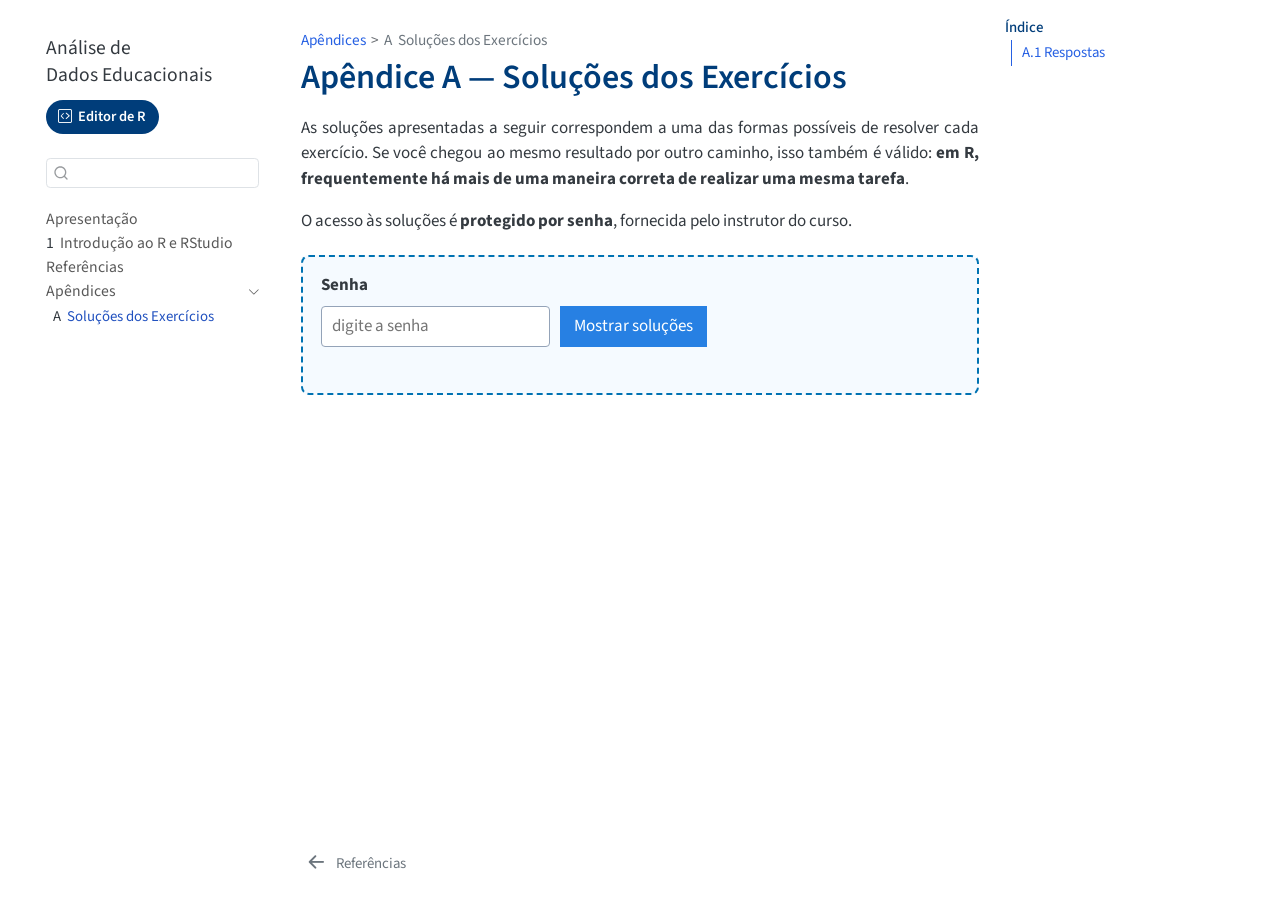
<file: 90-apendice-solucoes.html>
<!DOCTYPE html>
<html xmlns="http://www.w3.org/1999/xhtml" lang="pt-BR" xml:lang="pt-BR"><head>

<meta charset="utf-8">
<meta name="generator" content="quarto-1.10.18">

<meta name="viewport" content="width=device-width, initial-scale=1.0, user-scalable=yes">


<title>Apêndice A — Soluções dos Exercícios – Análise de Dados Educacionais</title>
<style>
/* Default styles provided by pandoc.
** See https://pandoc.org/MANUAL.html#variables-for-html for config info.
*/
span.smallcaps{font-variant: small-caps;}
div.columns{display: flex; gap: 1.5em;}
div.column{flex: auto;}
@media screen {
div.columns{gap: min(4vw, 1.5em);}
div.column{overflow-x: auto;}
}
div.hanging-indent{margin-left: 1.5em; text-indent: -1.5em;}
ul.task-list{list-style: none;}
ul.task-list li input[type="checkbox"] {
  width: 0.8em;
  margin: 0 0.8em 0.2em -1em; /* quarto-specific, see https://github.com/quarto-dev/quarto-cli/issues/4556 */ 
  vertical-align: middle;
}
/* CSS for syntax highlighting */
html { -webkit-text-size-adjust: 100%; }
pre > code.sourceCode { white-space: pre; position: relative; }
pre > code.sourceCode > span { display: inline-block; line-height: 1.25; }
pre > code.sourceCode > span:empty { height: 1.2em; }
.sourceCode { overflow: visible; }
code.sourceCode > span { color: inherit; text-decoration: inherit; }
div.sourceCode { margin: 1em 0; }
pre.sourceCode { margin: 0; }
@media screen {
div.sourceCode { overflow: auto; }
}
@media print {
pre > code.sourceCode { white-space: pre-wrap; }
pre > code.sourceCode > span { text-indent: -5em; padding-left: 5em; }
}
pre.numberSource code
  { counter-reset: source-line 0; }
pre.numberSource code > span
  { position: relative; left: -4em; counter-increment: source-line; }
pre.numberSource code > span > a:first-child::before
  { content: counter(source-line);
    position: relative; left: -1em; text-align: right; vertical-align: baseline;
    border: none; display: inline-block;
    -webkit-touch-callout: none; -webkit-user-select: none;
    -khtml-user-select: none; -moz-user-select: none;
    -ms-user-select: none; user-select: none;
    padding: 0 4px; width: 4em;
  }
pre.numberSource { margin-left: 3em;  padding-left: 4px; }
div.sourceCode
  {   }
@media screen {
pre > code.sourceCode > span > a:first-child::before { text-decoration: underline; }
}
/* CSS for citations */
div.csl-bib-body { }
div.csl-entry {
  clear: both;
}
.hanging-indent div.csl-entry {
  margin-left:2em;
  text-indent:-2em;
}
div.csl-left-margin {
  min-width:2em;
  float:left;
}
div.csl-right-inline {
  margin-left:2em;
  padding-left:1em;
}
div.csl-indent {
  margin-left: 2em;
}</style>


<script src="site_libs/quarto-nav/quarto-nav.js"></script>
<script src="site_libs/quarto-nav/headroom.min.js"></script>
<script src="site_libs/clipboard/clipboard.min.js"></script>
<script src="site_libs/quarto-search/autocomplete.umd.js"></script>
<script src="site_libs/quarto-search/fuse.min.js"></script>
<script src="site_libs/quarto-search/quarto-search.js"></script>
<meta name="quarto:offset" content="./">
<link href="./referencias.html" rel="prev">
<script src="site_libs/quarto-html/quarto.js" type="module"></script>
<script src="site_libs/quarto-html/tabsets/tabsets.js" type="module"></script>
<script src="site_libs/quarto-html/popper.min.js"></script>
<script src="site_libs/quarto-html/tippy.umd.min.js"></script>
<script src="site_libs/quarto-html/anchor.min.js"></script>
<link href="site_libs/quarto-html/tippy.css" rel="stylesheet">
<link href="site_libs/quarto-html/quarto-syntax-highlighting-64a204ab8560d761af7679ceaba22944.css" rel="stylesheet" id="quarto-text-highlighting-styles">
<script src="site_libs/bootstrap/bootstrap.min.js"></script>
<link href="site_libs/bootstrap/bootstrap-icons.css" rel="stylesheet">
<link href="site_libs/bootstrap/bootstrap-9cd93791e5e316fe0678ead6eca8ab71.min.css" rel="stylesheet" append-hash="true" id="quarto-bootstrap" data-mode="light">
<script src="site_libs/quarto-contrib/live-runtime/live-runtime.js" type="module"></script>
<link href="site_libs/quarto-contrib/live-runtime/live-runtime.css" rel="stylesheet">
<script id="quarto-search-options" type="application/json">{
  "location": "sidebar",
  "copy-button": false,
  "collapse-after": 3,
  "panel-placement": "start",
  "type": "textbox",
  "limit": 50,
  "keyboard-shortcut": [
    "f",
    "/",
    "s"
  ],
  "show-item-context": false,
  "language": {
    "search-no-results-text": "Nenhum resultado",
    "search-matching-documents-text": "documentos correspondentes",
    "search-copy-link-title": "Copiar link para a busca",
    "search-hide-matches-text": "Esconder correspondências adicionais",
    "search-more-match-text": "mais correspondência neste documento",
    "search-more-matches-text": "mais correspondências neste documento",
    "search-clear-button-title": "Limpar",
    "search-text-placeholder": "",
    "search-detached-cancel-button-title": "Cancelar",
    "search-submit-button-title": "Enviar",
    "search-label": "Procurar"
  }
}</script>
<script type="module" src="site_libs/quarto-ojs/quarto-ojs-runtime.js"></script>
<link href="site_libs/quarto-ojs/quarto-ojs.css" rel="stylesheet">


<link rel="stylesheet" href="include/webex.css">
<link rel="stylesheet" href="style.css">
</head>

<body class="nav-sidebar floating quarto-light">

<div id="quarto-search-results"></div>
  <header id="quarto-header" class="headroom fixed-top">
  <nav class="quarto-secondary-nav">
    <div class="container-fluid d-flex">
      <button type="button" class="quarto-btn-toggle btn" data-bs-toggle="collapse" role="button" data-bs-target=".quarto-sidebar-collapse-item" aria-controls="quarto-sidebar" aria-expanded="false" aria-label="Alternar barra lateral" onclick="if (window.quartoToggleHeadroom) { window.quartoToggleHeadroom(); }">
        <i class="bi bi-layout-text-sidebar-reverse"></i>
      </button>
        <nav class="quarto-page-breadcrumbs" aria-label="breadcrumb"><ol class="breadcrumb"><li class="breadcrumb-item"><a href="./90-apendice-solucoes.html">Apêndices</a></li><li class="breadcrumb-item"><a href="./90-apendice-solucoes.html"><span class="chapter-number">A</span>&nbsp; <span class="chapter-title">Soluções dos Exercícios</span></a></li></ol></nav>
        <a class="flex-grow-1" role="navigation" data-bs-toggle="collapse" data-bs-target=".quarto-sidebar-collapse-item" aria-controls="quarto-sidebar" aria-expanded="false" aria-label="Alternar barra lateral" onclick="if (window.quartoToggleHeadroom) { window.quartoToggleHeadroom(); }">      
        </a>
      <button type="button" class="btn quarto-search-button" aria-label="Procurar" onclick="window.quartoOpenSearch();">
        <i class="bi bi-search"></i>
      </button>
    </div>
  </nav>
</header>
<!-- content -->
<div id="quarto-content" class="quarto-container page-columns page-rows-contents page-layout-article">
<!-- sidebar -->
  <nav id="quarto-sidebar" class="sidebar collapse collapse-horizontal quarto-sidebar-collapse-item sidebar-navigation floating overflow-auto">
    <div class="pt-lg-2 mt-2 text-left sidebar-header">
    <div class="sidebar-title mb-0 py-0">
      <a href="./">Análise de Dados Educacionais</a> 
        <div class="sidebar-tools-main">
    <a href="https://angelicamariatortola.github.io/academic/apps/editor-r/" title="Editor de R" class="quarto-navigation-tool px-1" aria-label="Editor de R"><i class="bi bi-code-square"></i></a>
</div>
    </div>
      </div>
        <div class="mt-2 flex-shrink-0 align-items-center">
        <div class="sidebar-search">
        <div id="quarto-search" class="" title="Procurar"></div>
        </div>
        </div>
    <div class="sidebar-menu-container"> 
    <ul class="list-unstyled mt-1">
        <li class="sidebar-item">
  <div class="sidebar-item-container"> 
  <a href="./index.html" class="sidebar-item-text sidebar-link">
 <span class="menu-text">Apresentação</span></a>
  </div>
</li>
        <li class="sidebar-item">
  <div class="sidebar-item-container"> 
  <a href="./01-introducao.html" class="sidebar-item-text sidebar-link">
 <span class="menu-text"><span class="chapter-number">1</span>&nbsp; <span class="chapter-title">Introdução ao R e RStudio</span></span></a>
  </div>
</li>
        <li class="sidebar-item">
  <div class="sidebar-item-container"> 
  <a href="./referencias.html" class="sidebar-item-text sidebar-link">
 <span class="menu-text">Referências</span></a>
  </div>
</li>
        <li class="sidebar-item sidebar-item-section">
      <div class="sidebar-item-container"> 
            <a class="sidebar-item-text sidebar-link text-start" data-bs-toggle="collapse" data-bs-target="#quarto-sidebar-section-1" role="navigation" aria-expanded="true">
 <span class="menu-text">Apêndices</span></a>
          <a class="sidebar-item-toggle text-start" data-bs-toggle="collapse" data-bs-target="#quarto-sidebar-section-1" role="navigation" aria-expanded="true" aria-label="Alternar seção">
            <i class="bi bi-chevron-right ms-2"></i>
          </a> 
      </div>
      <ul id="quarto-sidebar-section-1" class="collapse list-unstyled sidebar-section depth1 show">  
          <li class="sidebar-item">
  <div class="sidebar-item-container"> 
  <a href="./90-apendice-solucoes.html" class="sidebar-item-text sidebar-link active">
 <span class="menu-text"><span class="chapter-number">A</span>&nbsp; <span class="chapter-title">Soluções dos Exercícios</span></span></a>
  </div>
</li>
      </ul>
  </li>
    </ul>
    </div>
</nav>
<div id="quarto-sidebar-glass" class="quarto-sidebar-collapse-item" data-bs-toggle="collapse" data-bs-target=".quarto-sidebar-collapse-item"></div>
<!-- margin-sidebar -->
    <div id="quarto-margin-sidebar" class="sidebar margin-sidebar">
        <nav id="TOC" role="doc-toc" class="toc-active">
    <h2 id="toc-title">Índice</h2>
   
  <ul>
  <li><a href="#sec-sol-modulo1" id="toc-sec-sol-modulo1" class="nav-link active" data-scroll-target="#sec-sol-modulo1"><span class="header-section-number">A.1</span> Respostas</a></li>
  </ul>
</nav>
    </div>
<!-- main -->
<main class="content" id="quarto-document-content">

<header id="title-block-header" class="quarto-title-block default"><nav class="quarto-page-breadcrumbs quarto-title-breadcrumbs d-none d-lg-block" aria-label="breadcrumb"><ol class="breadcrumb"><li class="breadcrumb-item"><a href="./90-apendice-solucoes.html">Apêndices</a></li><li class="breadcrumb-item"><a href="./90-apendice-solucoes.html"><span class="chapter-number">A</span>&nbsp; <span class="chapter-title">Soluções dos Exercícios</span></a></li></ol></nav>
<div class="quarto-title">
<h1 class="title">Apêndice A — Soluções dos Exercícios</h1>
</div>




<div class="quarto-title-meta">

  
  
  
  </div>



</header>


<p>As soluções apresentadas a seguir correspondem a uma das formas possíveis de resolver cada exercício. Se você chegou ao mesmo resultado por outro caminho, isso também é válido: <strong>em R, frequentemente há mais de uma maneira correta de realizar uma mesma tarefa</strong>.</p>
<p>O acesso às soluções é <strong>protegido por senha</strong>, fornecida pelo instrutor do curso.</p>
<div id="solucoes-form" class="gabarito-caixa">
  <label for="solucoes-senha"><strong>Senha</strong></label>
  <div class="gabarito-linha">
    <input type="password" id="solucoes-senha" autocomplete="off" placeholder="digite a senha">
    <button type="button" id="solucoes-botao" class="btn btn-primary">Mostrar soluções</button>
  </div>
  <p id="solucoes-aviso" class="gabarito-aviso"></p>
</div>
<!-- Conteúdo criptografado depois da compilação por R/proteger_solucoes.R -->
<div id="solucoes-protegidas" hidden></div>
<script type="application/json" id="solucoes-dados">{"iv": "4ZDTCmvM7ZOgGQbmk+M7qw==", "dados": "/HhyFbYUc7S0093BF3IvEAaSynwD4dAZxtIx2p1M8r6m8l9ljMGKGPQoeQ8EU9usn+p6Vq02DzYWpB50yuwogrzGQGF8iZy8xSpuH2jpXPPI2VswBN6ptZ9eXkGz5OMFZ+/wfvLTW+ZO2WFhO1DSKu3uxoFdqE5VZI3sElUpd4L8u8u2eEfLdh1vkE5A/6aw/v63Qv1dgRt7M/iUX1txiIgGoIY6lQUAg4taan8QVr2xiX7bKEHdl1eiYG6Ci+1eV0CU00qsbUiMwaxeNXjOBDdmyGlnR4tQ3Bvmibf5GCW0eJBO7dz29/1t6AVAZxECvmjz3Nqv8iMg2/blb3f5hvIXojyW7qBAzH6EolGZNuqVfJQozXBNufmKKf5+EGSRSvUP/p1nRD41cgSe3XiH5il3BXK6lMhOo2RucoLZZTAbgok6CUoifCGaUF14mh/G7mPaJXcIFRF87Oboyr2RhHnY8qgzZfBGzftAn/N/pSwOx7drXCRCyAk56RoQ/wLsJM2Cwjwp4beh2eSAKmAG2YDlQC36nFtEQ2220/[base64]/b6fKIXA4UW9hjZort7bJp1oRZXXGs1Js7EtE6wkfFwNrpoPw+ezZvLXVw9rnEFsP09g433ZtsH6pWghfI6CNg4XaGv+THOg0XsiFe9jw1oVAkmjArI5LVKjexKzMFF0BFeY3w1mPacT1JGScPLm/WmkwAgeGJ/uVaKSsyeH2T/SCDK794Cux3uZ5VXiRFd7jm34SyJN09FwJz6i2VZXVVTFXN8BCtCSOpW/206p1ZqadRa45E3nxmYho87hem+4oAUTNnmzhVDQMsVNyadj6M0U+STkAhz8UaE5IfUYZ/+HPa1c77QxbAWClqHuUNdSFBwFaCjORaYsCaTiNoKT1QvM2YKeTCCJrgFrh3VAqCfM8ZTKgoqdZCxfIupZfFzhn8eCgiwTDJMtJUQJCJtXQbig/[base64]/tBadn8r8hENnkSaRDkeLDJJlu9wMCkWw5YQAv1AJNq9KrI9r/OKwW6d632TbfQ+YylZHKBWD5kYeSPFZNc3jCVZM/qSSRtDGjkBf7tmqKa4HtIM3RUmvDoqgRrWqJhU2cwGRxrco8CosblGdU/+w07MOsOfmLqcQpev0KB3JLwkUrKTQ+PAtOctnPasSO5wnBfKlxSpzsvABeHTKe2iC5j/X7ObBovPdTTdu1fSLVaqhMzJTAXm80dAG5/p+4qb+T3eBnY3QHDheBuBLUFqS+skNwbJbz00sbHJewFST8ZFxNCpoMe4kGxq9BjirZbgqB+NxOSQYsl9V5KXi3w8sEMVv0XiwMgREeS3euOd2JAxHNVE8S+6zafOQIYo+SkxEnRqRz652lGx/KZalitpm56MH/xSY3pL3tSQYLsrR5XheL8Rp6/t2QksLUnirCB4kRjV36gRxGfj18HhZ4lIIQr8qsqNdFR2BqwPTV6vwvGFctG+O7vLWABzmbmggIZ87vDT4udWlqZcF2IhzV/Iyqz0elDQnG+T1nYq5hnGKrj/816rYk7m7WhcbnZJ92mOt5gvcYZ8ULCaC9NovdzYeggw7HzJhqFlraSNdf8W4zTBwZLJUXldQI5rGcSp5G+YEjnDJRstgXyEp6+7fUhSwaiELEGi/BA0KCN2v9a/GaE8+YNw6j8y9eLhQnnHsAoimHB80aYVANpvvijRLYshCdFSNpIfUg7OPQaJX+MBvxzHb3ZKOkpAPdAVzu/mp1lxRHaw7VZYTBJ9hAg2R9pslwS4GmNXMKDO/T5A7lVu3sKU+GgoFNk32agrXmZ7QRG+38FtlU0xN3mVWN+SnZYuhsBwtnRbu9yofQl9THFL3ByLyDWVUaG+YPjjbdwh5GGzRhyebu9xKSMpl97Hmx+yVZ9qnXT/Rl6noBzqmAHWakPjpRsPGw+NazSubbUSpG8GdlIgdB2+QJvWsO6O8KsKVWmVPCaecOH4OkXpr4WOEWXPGBDeqtVK69a+6JZ6n2gAbljitfpFC7A267ai7f+4lPmPgDR4da/GJsskK0XOMP/F7SMXWn5DlZDRMg6EBcI1ce1/7R0zWaDUy/o/mhNpa/z+J6N0kqJWcTpObbJkyY7Qg4MR+7JxPeUDCTXibmBQDjEcd5SY9bkib+HglymMnuM/tO9HZASdl18cqQISFbGnEEwYSmjyAeAIa6qXBSVQpmMqM6jLvJ1b1t0mtNVjeIaJVlUI5UmCh1b30Pb9pbuYovCeUG1et4HDNNQ8b7bkvu23k9F+UQi3DU3gArsdTGFUNesGdnREZAcm182KiOia5Q73AH9j6o89yoTzHE3RnOuG/ycR0LJ6YD1r/fSZL9hn1GZ7UI2s+JoA+mnLMGxtihWWdWziIg8ej2gO07sTu0/NKkSuvJZU3epoWx3vMWcSBgKpArqRfcFQ8iLTQ40u/GskqO+9eOsQBIvFk69dU1DcJDLBwxCpQLe6vvrNc6nvAEQOoBetiMFPkiAFG784N44iw4Y19dNzSWLkgp/u4H7G+32h4Rvtqxkp1hHj+jqlvoxt7bUkt/THSxDtPsiUkC2HE6nfliGRgBlKk+aJbnwLiJPV0Z1pde8wKNBAthMltGukWZKKnele0JuA+jd+j6ryAgJRZecHSfTpgdTMhyEky8NGkfbjy68iTfIgWs3Klcq6dc5o43ksTdx7GfL2zrr67ZMhqqwYziGb111JuB5x0sDjERXvElz1u/6cLhkoXkEQkUUGQRASmEmNxG6L+8wlSCTYcOyF0vBc8ZcY/L1vzOeZeP0pXIF+vKSMb7wmxEsrnSd3P/M8/ulkWwAkZPMMPRDh2Y246Tw2oXFw9pipDQPiOZwXAdSUAlf0XjS+dknsfWtwWIwZ+aRXJtg6GLLEMZkDLG8VqJIjblEzgoiKHy767t38SYg2gHQkbu/s3cK9C4F+V0U5dfCqRByG9KC9DVtBTG5OPhRF6KspSYcGfhU4cqoabnBzWNWZl9XYOeVTtBjy7u3eue7iGzXKXaGjWgUE5g/BlA/dqr0rcAmsAB/FRHRASCdH1eeQTJgaebdOe4y2R/MftfGxnUR7Gk9BtBCtyDOBZNKf25OwYRrdm7Vp/WM708tgDngLFcDWOismaOXAc27kv0VeOXL/fxuZXZcd37mmbSq0hGcI8g7y74Uj09ip2Kzr8V6jhwbMk047ihbDMedd379Edj+CclincNy9yWwtLXoITdmKFDVFjmYiSWzjcZs7m9fxQuiJ4MFcIFrOEc/CSWgMdMXCia2L7UHpGfnzgshWyRAVt7Vb6+yJjq41JLl+VBq2MaG2pFc/VMLccBQGeqV1GFdKfi3jnZkZfBv0601bepz2CUqjv/PbFHi/lMxEz5y/2/Ymro5LZv1UNl1D5GzKldgJfgX2rdjBUU0fu+0oDQYiLE+bmySO+0bYMsLLU1gSAfpwqoT8WNHfX4F73lS5i01fDTYtqMPm/xfrhpptRN6IbSSAXa/0Wgy3IEQZzqqlZtEc1twwZsXVSAvULnxZevfEYyH3cJddTMJS1k6ScmBPiMn7Ezk5GuFh35SmMIPtS8JC5RNRYpuqgYPVz29YSJF5BvtFxEGVvgdrpLs9HHvdE8dYxps1Y0QGI73xrmX9gjWdTesSC0joENLalpCPpKDtK6HarMoqlErR+n/dh2HDkYKptat8uEuc/PTl83y72AwmmM4JXVaDHNCYPYLQF0blD/03X7ticUSwfSv2ssY4MS+rq/DM6qrz6GNSj1qkX3TQD69dSMRXOWLzzYjkXEvSN9aePRJ6rQG0Zu98ROMpkWykLSWIPaPxIFZNnXgt+GVgQk41cN1HorpkeNv3NrE1R9xxBRb8nXDZVBJvYufKczA+LOj5f7wLnIvabY7QzAhSXhC3FHqhpXewvlmJ2viEn/btbY/xBq6gGtmgH20E5pBCA93DgJj015bJU9k4iTvnch/n5c6BjUzfv4ERvfnG51UZMnaufUfZ2n4yknAeZaDmUnufMi/fDU8/zAIpnmAqWGNQSOTK3A8y+DbxVcGjUmHOk0/IZ0CDqasHE8GqLmIr7djf8W2T1fG1cIWaqDXLKczGjQhqOkGesGHM79MiBZcd6AwsYfx33QQQ5uTmChbfEyeobTAetVP5zA0feIg3HP79oHD4WyU28sx5xyBDy71Am70+pspQAzD4NfEB/7lxVzY4mQYaIE5NmPy91EKGNaIIWQip5MQoNOiKZ97l4PKNN8Nz8GJ+BAsR/MPFrvO53ebz+n0Mgpmjpds/caZjhf/BgqmEgNqSDvZMov3hzFCZ0CQHLsCx8XRtI6zdpzNV8l8g61HkTT5MJqzeD2NXXhsJtNLMquLUpO9misbEb89Rz9p/vVLDvL7t6GCGQEBOxRS2YdaZs52wEXzo+pYOQcX5mVuK4BqIDB2zNS2b7EMW5359Cw/lY/9pGR7fY+YK8Ua9n8wM9SK8+tuB6vsNS6NczKf8Ce9yzNijxefeQ47fM8KcID89UWFH26wyu2Q36qD/[base64]/BUQr4FrHbKdaQnCX5kpiXmcJ4jYPR+X2hHhN076hLHuIiy/Qkr5F09tzqHruJLPOYGeZpZCYx98x30MeGGoMROQz0Sj27hRNh3+3yt5A6oG/4qogXDx8JO03yvOpa0nQrLOCsNsW78Jx/wxaQ+3XQqTeeudHLvX/fBEzaKTe6fdVY3YCR093MpK3rP86FWvCeknQ5KTH1BqbALicgpgn7Min4dhEzviUWUA6E92XF/uGrzjmOAPFzws7sPv9Nh1YtAKO8D0d9RI3U4y13dk8QhI8QJhymmMMqeUmuMw1rTLzdVOTSiYZpDaqg1IZQ/qZuNmwdPuv+EKbGGl4MEh2T2FUEXiH/A6PW4pr2yxe63rwXILiFbp4LnjLRowE9IzeGEyE/[base64]/pOlxK8GfBLBZruPPUjF788wlyHsmuYOkL8kDgfOUaNhKzz8byWkb5GJp9iYbDyxCvn71Hu5PFtCrdA20f34jkLgu1PhOV/qhzM0mMjOJLCGT1BxpwCy0v6tA7M9AsAnJw+PgB0mx3acjogRyxTObAnzrThjq1BB7I2k1Kz0TmN/v3nM11XDP9KPABffF3IK9fTMQTpjO0TFdgm7nvRzpHklgfeSnpvY69GPzZfu39Z5rdBxSQHMWQb4oAfZvJKughs2DgNABqzVqcmThaOg4sczpN2ufK4pdkXRrj5NLyy7VL0Cghz6NC7h4zH+u6Oh+eEQ22wz//[base64]/bXvzdDF02GPOaC9FK5hIq1mstHrKrbYyChjBi5AuUNxQYBPdsB1fKIqwKte7ZmLSBlJ5jnnHqVGriOiur9zmUYlEhwr38uJ3e2/X8zbmQgEIOzj6+n15AaZJqfJiON2AM1u08M6QccWdHlAWY9fVAgzk1+KBz//331d8fqGToNsP438R6uwbhTi/fbjnBslnAgytTbRD1DZbg1hJnsTdEhAdbOVLYT+jukTNNl984l1+5JS6ynyPy0kIzIgyliJJXK6tKQuAQYzjocXYKb7YxuKxS1QILoB1nehDCSg/U4NDqN/4/kllzwQlISC8GzHBCgjx8WMyRELPL3dxDCE75nRegNriQJ44aX5wFNcjsW2VepUtFH4lME1EyeeVQdmFHi8CMkHc/wbtO1ReV0FOL4LABkVAF63T2eDLE3LRmClkKxO8Hjjs1sZS5uA5+v7a40VHxcidsUp2tGKmMbDD8v+kkcYqoequ3pzetUTYe7D7LM1/C/IHZFq65FWyobleQK+V4m0xfFCbk0kHlT0PChvShDcfIGkq1oGTLYg1Vtn9ejK59RFPuNnnRv8gHYgvllEWXvLu1E2Tk2Nq2om8MJ7bLZhTgpVLEdxvscEeW95yb/O1EiuMIKDu20ICeNE/B5cmPzBwvESj2Soe47YvXz/o9JcSb4cbwnrA5vpw+65V/8NHlc0dDMWJnz5x0bcMbUKcCMiRlBAyQyfTi9SP2GdRaStKFc/xWv3WEtaSYiWi2vjDK+bw2/DJLWe+M12txLkR+BEm2yz6YE3+y6QnNsISzW1Q/qcgyLwr/nk5EONkgRvfzvD7448+a26KrBeK2TP6dPGoINl167dyKsbxL66e/FnniOiB4LBOwl0uLVX8fCprfAAHOnERhqNz6Ldp9GxjUOP8Ar3+y9dHpGMkNZQI04ZUTvn3Sxu8mAB7PLCXOjQfkbGK8gI2/mbczSN6joE5+VIZkxefaWceoke4/8Pl4AYTASqWBLOcdChdTk4+3w+/colO/ayLBiQQ1wtjNusCsjpo/WukklU3iGmYxgSxG6Rd9o9cFy9kE+3t+ietAFnCjr7DUI5fvfRXjhWnwLVjGs+TY59Nr145abGnjF7Vt+2czSuOx6Z5r2GlGOBZI3uNizu80E6Cf5/P/mgAckz3rmn0k/RZgJIPEu7PmypYUBWv8i9tryeKJI2+AdBnoin655ctxLDHAi0rNQn3KWhGhszdg54pNK1VtJBrwYDZkpzOuN1Y5uE5tqauqAj3akM/RSALLJ6cLrG7TmjmGnWpFJiXN2VemJQSGyWwfFoZ2E8KSlq0TxAlw2LlgdNfeZGOdAN7c9HYCRtx5Et40AhjJl0cWRr/Z9tHPoaDNZ8IuQam/WGUMLMsZVHt5SBocbt/[base64]/cTrnqNXi/OcHPJ7OOfBSXsLcLCci7LWv1oEemofw1DH4Tu68PyTaBn8UvQxYkmYpk7rYIKKO5VX9gNGsj4FD97sW2/NimyKMIk499PPvmg0iQp3DlkANvhmi+CKQJYbvFSjdyoOe/auQszvFlORvYP/NZgIMH4lOR7udEEefzOQ8uoOazPP1SNiGdvG6hwGDa6B48uBJ1vNPSv2cibRRDH+9oHjoy14yFKreFF64HQIVrmelfmApdWq1TLICp1mQFAk8FSmlYmAzs341iI65cYDRcBzAt3sWMXU0RBPiINXL25OSeHtJLP15fHnI2q8Xv4Lqc7/3USOOr+ybjEbdqge9rOqci+WJ1JoVGJ6ECQRgsOQpbQf0oERLrV+fARtcWiH2WWPYzpBtSPntpa/+9IqE86malHVqYzDgvlEdMNXXqpdshCJFYBCPuIdoZL0ExGo0215Gp4C2ZeZgA3MBmvU5iQY23pw0Ds+GzTRavQn85N/niWiSM+F6Shk5YCt4ZW1rXDNaXWqRddNUFzdq2taQk8yli9P54HW9eFcCNfiDWXl/iYJP08Y/8Ax9fCUmH5oijkfsNP/q/G3XF/BVSsV+tNYjasL9AyC2i+UR9sj6C7F9vEgC8hOK6f+LOLvUZC2hBfE+rfvctehYpTdhLdu5DdDf7Tt+H/3ZAs9ZJKuDfx3Om7A32oI3MzaurspMvFDEL8WXAM+YNV+ftCvpfiA/629ARjG9UJhKtOA5vC3y8JH9yRyktPnfuR0A+9HwEITcSNRP0ryM/firaMS21vQDK0z/a94YUC/Vp8ndvrflcv8i7Suj5ggSJbbwv6XvYiBGs/wBAfUNjHwQn2JfMNp2+M2O5SvFeFAbVq7PqyhTfZviPFtiXjkNx3JPIUQ6/mvUIGrbqbiYZPsbaTPOjd1Nmlufy9mRO0XDdf8tDKtFzlBEoE3dycP334mNZOcwqY+1Hvpi5putgoq/rFmZBdUjNpM6r9wFsDwjctw9HlhUGP2b2cu00tTEkbqKUZraYfFj03gX/yLdDx7sIIvindYW/nxSCg/l162dBxX9y6tqhD0qQeCauDoXgqRxeIWJcaqKZBISugu0WNm2ISuq4EnGPjoZ/EsVMneXB7wQM4IozItEnVPdglS1oAfx3XuPjbDSy9c1S00DnfJ4/YkDBxgPxp75/YieTiPJFHGDHbD1YzFeNmp1ox4jeSZ3pMrruLgqdZtosUcmSPoMrCAyO6HoOxo3imjIWsVH99zeDBThAesCYL2h1SPGbauN8K5Azkb5xFd1ll1dc7uwdKdgqpnp8h1/TTZGKxsrVwRTSGl0CTI9m9ZjWWqF3EC67+GFV3pnAbixvcWbtJZkXdFo8gud5gtLOUjNmZp2DlAcsc4G1rLKRq+8k7pbDzcIEIVhp2U/VFaSpKE3obcJsmsjO+mbmOtp+RUi168G1ZJSDTAIvu5MyfOOrp08oXMi+Aannv1bDrt2j97jM6r+8TRHc86uogMcfs7vX2AYVhYWHBKADNHaY+pfYRe6O8eaffrGbOZxfIbQRLcc3hjd4FzRJX+Jt/96mxc/WGipe5mNcEr0SawQJWxxTdwGLVciTgdHUHRvQEo5aKt2k7RYVsOT/IjL7HkRtKDkl6HjAJJ1S6CDpfxB/IavVhjUQaXWgy/2VgTuS2GeAfm01xsYu1DoDUMSGMU/2jNX5k/bSWosUui423x2ZLdlblaNRc6O1LaTE6vgzbS02nDCCjorO1H00VWrDRV+EdEsh0zGiXTCBIK0VmEgKputWeCsHC9kbQ8cbFMFy+eTRFUapd7tkKG3uHhr3uLW14m6gDt9balS0EIT61W20EE3ojwAu+pAR92naxsA+BeAx7SgLQqMvWnX5/UFb44hu4mdLft/bxqqSJTbC8EWSYQhcUVhkqSbH37kDbhnUc2yQKlrTOfJOuY3jSXQ0Z0ogNu0CyCD1TZXlqouBEKnBdS4xOa24IsmbyziD+QeRCd3JHiXkz5ao604IQGokxvBsCbrM/qG3xx78uvE9EmuLVrwFGA6Hb4dsaxyabUxLpXDGAXPBcN3aFdMAbFAnpAzFqjRc6NP/OrJNDKOuWaycfwBTa2Yd4Jc/[base64]/U8Q5NYmLn0BmRcGL0aPjn6KAUlw70Yuwb4QNpQl3bIobSU2wlW4ETg/Ed9Z2YAOl3zRDZ5C+5k+6m5KZEpzS9LUt5A5i4BpUkSxqmdDD4UZK+Bkmef6z51/NGGgET0f/+SlGUikTPKmL4qshmthWKx2WRb9h6jrgQ3SrUzfdBXsXEUUtowKhMaakzIADC1ofyMkatVM6t8GbbqBm+qrSY8ABXvT8E19tcqaU/8w5vnH8AasRZFM022H6sNcpd6hzGMRr0NRd4rfMZDdqjbive1CJ8LOg0GQl6PfyuRzzQU/qyMpzFCiBuL61pGSmspQGdXSrbsxPrbL1N/uIkR8jzMGDgn2tKl1+A5OWO/a/ItFo1wNeqTrgv/Rk88D0t93O/pLewTh+bcIn2vUrrW2eYkrI64OxVohdNf2V43xCcf8qjrJsKT1chlBB5FLriZyMDKrYRTzM9sNRocMjIoLuov/o5+8Ibo/rRTHsLAuhvqxFhI0cv5w2pX8M0BCru7Ab4SFkexj9s7wXBq4tzf6YBzTcXwd7YfWpHdr6HwcEn9MnkxSQwUayvGFKAqks+l0WqbnXf3RZqq8g8Riq0kUY0ir6+wTzQXJ/xChIrF7VhHKiZoCLQ0d+N439cSb/rSxS/bh/D9RZVFtOc1SCujED2RBdFEdWurnuJtPTKZVBEWLdT7Nbn3FkZq5q9FeHe1mHXKH02W0hZekfjhuoJiqFM42CPLMP3IZJN4eGzuKWUCBX/7aT2iYnIy9WSZtMGFQ/V415z1ytGTlwAnk10WnzK/Dgd69+nyyPO3D7kUrM/NE/6+/N3QA4pJJGVnC99NW34CuKa3EsnBZ3ydIBr2wstHZuYcA4CzGrAGSFnutolkpLBM7abOGPvnYejsMrp/vRutiGTGfk9ToL15y54AAWTGLODdAqVdADyKrcqjqm4EpXCb2qKLiIScPk4WzS8TnUtaTyTjiT+kl7K75b6pqQNfSSpAeUtzdrNvhqw3lTSyneWjHzOpuTwV/qhH5KAhJRS2sTU1xHermm2gsFUpnWj6Iqk4sWspdzL4Iw+Ya2GQSiE0Jm0knqnRpFHPHtEfP+uLtTlfwCRWz4nEoFsn1rQcaK28hONUoCZDabwfaPw3vFl4iK6KCeUn1d2O7tG9BQ1IzqGaJd/YmJefEedmASS4r9KoVJDJRKZVw1w4oMDema7AmaMIAUYqboExCIMCF7oU5gWGI6cO+WFZ+P4BI1YK2cQQfZvgIJZ0QNhyUCX5dh+UAOnykodCzuXj97kkXz6XlGAACFkKqJ/Yld50ZgxYASumeLPvNkdSocct6C28KsWMFpweCGVE3W8Udixppfkx+yAIkRJaRewiuT0Sd1jzuSAHIoM2dQ0/qUEJzFOYHmsdtl2mRIqg/xiazXCn6HkaB2VAIpugJ3a7h7Wxy9JtRU/[base64]/usZGLx+CZ1baMJIM+gE0XAlg38GA7XXUYsvZmFFJx7p0O2twIiPX50s5lsj5Mp+mU4qRY9YuSMIqbMj/OzViHsS21pYyv5jefCdD3Xtcuzuc1lc0JQLQB/PA/SBQ4TgYvwORBpyaRfeu9REkoTL0tAkqbY2T1TaTZ1cxN4S/huj0EUNBptVQ0hh7Wk6/+LQGmPOhMJKiFNdbruHdyziKVdEI/MOEM5P098ZgwOoasfOlsFhIZkqOeHav11swwBA9kcY1sQ2aBG2NvDR+5ZlISLA4Is+yK/[base64]/YFjGI4JIfErZx7ftz7EUbcRMqLLpDZt/98eafro9G3xXdtSE3G4sjYAq9j+DtkrdNf0js1v9TZinkwqNviemix6c7y6eud+pWVcUKW5Xz/[base64]/M9gYbRpFbvL2vBzP1lMBhruSq7CBEjeE297KBX68DHcAeRgZ+UljKBU9hYregK94hZ9ktz/8BVBMeemwT1Z9fnOEE2f2w4fqh2j0Lr1xCisuTOcvBcLkCRQbaCC2eHjU4qbao56axGyEIH4L7ClSdhSyrgJjzrGoo3aoWl1ffbTMPaebr65AHrQuEIp97VM6Jvp60ZRuoBGM1bjTY3dXq3iD+iQ5eA9xaeitrNr20idt9FeJUd44g0jmmHErhCXvxtipsoNXvHp/sy4QiQtHdwIt1CTW6TBSAxn8gSNmz2zxpx734Vg8kOW3Rxb3e3M9iDgM0mazhiHvK7Wypf7WVU+aceRRokTS4ilvVFy4OTINxPqtRaEUO4JzTgO+ge/POTWeWjR1tEaZhM3QjKmeNaBWL3m4yr5YpqrUoGdyEMFX9x50Uuh3PQMv8AwFZgCzldIjPelpymUFeZmc+NLenfrh/JJ37bTBHvz04EDYhNm612SKNNhnjclV5GbGrRyRHzmvnPkGf+yPf3sRYs7GyXroX4vdzQlEHlc+IcZGk6ERm29d5o19aXDkrNITArF3P6YKQij/ijUGT+hkRRGZkwpbrYitMU2WoiMGqNcdJYSQQ2TCeQTspSVmLfjJpWmXbAT8MDn0sg3KbntFnQJLxQ5yD/sDD6VB+2KxpInO3T+epzYHofiWibT0RhUZQ9qS7+vHAvrfu8Ohsqf6eddyHbtKmZPcXCgY9jNTJR4FdlTyuJeNMhNkp7eYY5/In44+dQ+lVqA+WiUPTZyvIgUWGCNqn/GWZzfELs3VdsBRvu9uIk/UygPZMbrJn+5mbiGsx3CdBRDTk6UdYgCDQd12K1sesB9GKUTIRXV6PbjBBjc1FAjJdng6BiaD5CzSspRCuo75F/OT646GW4C3DK+FZCtNsUsuGtu4fFRDmH82EoSsa80MGOJssLQaBDLHq22RQBs4ZifILcuZkreKjz4kOdajtExxsp9WmidSXPR4ICZFikdWL51xWRzTbwNQS2yQ3svd8m+vDKqXfFQ4Nf32/HBJCU/WYYPC3v97P5XIV50vxoIj+W5jDBuDbwzUFukBn29NNImR/xmswC1ARs2DKOtCbZfKiurMDzohTnEDHCBkgOGBCsUKAc4iTc719UQVxRVExZ3s9tphxSAP0Jxg2V8QhHhArAFw92wi8in1cV3MmPNX3b7YHzbCC0XhZJoOA9K30K1S3frX4nwuYsMUxfq2+uYgWS6OzxmnyDjvzt6ZH0ggZv2aWY1t5PTrDYLUiuvWB5/YNcZT3V1H/WdJ5Ub+9U0/u5/kI9eYub7BRsS0nfBM84Z8r8FdtPdHXLsIwIu9ZNAdPrw7UrS76t7R1j9xvtsF3RGuEfzc6r6avd2mAugS0fHusEmSjuG6HFjOcidlIRjJe5pJQxY7qo7Yu9xjA/rBAjNhy1Cy6JZzaMXjvJTpZNpYseeMXxmU09yDq2JyVr6luOW+vA3kDlZ9XWCdO+s/HutjbEh9ETUafLEC2sWEzUf9fPvq45cuodstMdjWvj4gthTV7pYlyDgwYGNtABMhRDwdH09dLZHN7mtzmF3U7HcXN7n/rg0OMYJf8Ljd7Cx0gz3gx1K8vNoH4tsM/OOS5EjcmMYrU+T8Plu4qV2BMyHk0G83OX6PyjB7OgoF4GKCLqLXRyYYVu7VZiHPSBGOPvwyKJOAlbnhMz6xdXzm9hS2m4V0W8UYB7jZlMp1L5PTv+gOWY/o7s/8cv3hFvaXPrrqMGeUcDOokKiqO7p/[base64]/57Jcugekejfl/1sNUFxmOPdnT73Sgk1mYi2CKB4dsnoSXBxezFNEmQBL6JWQNyP2Po1CUJ0NyRqlL/I7h7B1T1xl7GKIhwzbDdwPRhKeJvFongcpx+pXcSxvBmWx0dke8ldT8PigOIM/9QYCMU6vqXQL+sMKLwtyFS7w7C9PoNMImVbuD233XzxzStQ8vDcjPYgRHvmE7KhOBb55HrBeKuJGzTCRGvRcqi2Ha0FPBPeoUJTxEwl4fOXzNUj9oOF4240DFaowU1eA61yzvlZGn1TTDAVY8NqypzrIdkN/xc/IK9GAs8pskUVoEJTkv/cjiA+YdjjXKwx/GA5U+QMm8eSNoxv5zS52Uakt+WEma2f0HEYap50Z1mp1RdHqKoqxSQXc2my+Km/UBtIgMhCSqa/RKehfVK44z4Jd7u4HDUriwo0oPP6y2RbR0INhAzl1Q6p9DOLoMixn/8Zg/MfV0+b8llGPGgYIhFsRYfGL7aDnqUXvEkkudrQBcHsA/[base64]/X6lCtpaCm2VGJ76Ibhmyoy3PqgSyPsJwLoIEt4vP1yutOznl+rrXnJq6awMl06useGj5JcfiJsz3CQPWf61cFcDYCYUnltZrZFLZ39bTAhm0/iWLiRA4IVHT/ASXJuRbSObl4IZXq3d1c3LBx1JLuMO5YF6uVT140vSVnEJGpjBJbblifkCOfSneYkbVPYPBCd8yqta4Tpu3n1/gD1KaEJQeC8Fu02Bd8qGTkIHLTruhVwwk9F6alm/CJ6CVsEstmp5zCf19BTxT+xYSlnFCtFu4C/5/MUH286lyvhgxwsvt3UQ6Fy2/YOtpObk5N7uqoCImzuOTPcTKqCmiHhAek7tqYbuN2SZie34IpxFnk3M0YDWlMOMcKO0PW25kzg/aNRMfKHFVM95A8Tcf8KZ7qi1RGj50cKc9ws1fqV57vVvcOtext/ndzicGZfGydYliuJS4/nU3dnik1JAbs1OPDYT6gHKMPDMzZYIKa7iQ7iID2blrOmTXwVekmQvEWVHDmpeQ8yEFyB8nUTqxcKtqOFsFwUtNPuXZX149y9v+OqlqPWtvxRW+dV/IejRyhCvohViCMcLX0Y4I9/kb1HqlK0XRKxnACc96XGjcymKZZ+OGdFQR5IuHx9sc2Q7HFzHmFVW+otp705TdMaA91stg5X3/q7zSt/HALe0YwtdivhXb0KBelQrXOTeI5u8FP9gjhbn/eIqO5gN5pmQQ5YhelRTOEdlxpKJm5lQgI2hwiGL5UyT0k70KW48p7LwzniefSh1QxZlbFeZQ1riBj9zYP363P02nUWqY2WKl9DpS42EWaTISqYooOHbR/fcxCfEhg4hEWA/jpHJPVklDCiz9K/ynYrBcGo6GRTglWDBwvqibeJkJpJsZYNqAENWF1XqnmH3/NsUu0Jh900em3pvKcyc4dP4b1Ogksq5oyVQ/X94Pw8l92pLK6vr0SH9aWabmwygPZuACbhLWJ5HQEHqSpSciIMa7CKrpkJMBlIz29+2pQry0+AHhqAQY/MFIzjE5dmcqtfQ/eSTlL0raL58NFiOjecmXYDZ7kquLheADGD4uAH3LhrEujIvl2Ge7CgguWneq8b9rYUnAxt1222fTokzk+ReoSVORpMq+VdmMllRXsGz9s07nbm1F0//pcmNeLqiyLbhDUJF5zAOjg9DJ+wxw3aheow+/25jmrvsn5eJhel5xHtWT9hp2zRDaxr593BsRpPXhgFXDt8CYdN4q7dwsX7WAYcJtvdukayXYZAzgtjTapFcKGJP4tZko3z5MbXwbjbSslzIdgYuoNNQZzeQxUkDszzMpu/0GwNNEmJlzWpoYjX0hp8nAF5mwDgoXfBnG+6oHVijvQ3AO5MVBXsfuc5rmllxj3g2bCE/[base64]/3ViCKwbDw8kWaGBJVaabPv1TZqBSp3hM/MjN9nXqLqGWiuGRejC3MxUW4iQmwOiqzH341VR05W18Y/JP4RS4jeMy3ty3yiPpffCtX49CbJcFEK41xxaTwM/+QP3Hjtjl/4UQYj1eNX9IaDQG6StlU9SejCQ3BVq1qOq8gKUt3bpbmeBh8iog92sv/1S8RNopgqNNr0TwCLG/OkNvI5ysEc4R2PFXBOM0KgdJr9pn/eYyRx/zqQsXhdgYOXZ/[base64]/4f5bio6+4d8Tx5/zi1X2Jig7yS/n2ilsZW0NJ4xUcn6iIDmy+IxJocsesCYANwlwH7D88I8L8RAnR6AZn6c9Ig8B70aEGr5FDBSwJFIhQukO1aWF/HvYxtSdXkwaMEkn/L2RGmkIcdrV7m8lZXS1du85DMaahnKAmLovc5KVNwTdWsxNqAT+axA0bwOXPjFaS7IvH8D6ZqK0K5aFGVhh9lglx+RPB9GPn++8TyUJiaeL9BIusBD5ysaSQhs6/[base64]/SbMRKPaj6Gz+wAKtylnSigI2w9Epr6HuJOM3868sdeFsM9ZnkOkvjkTqiQJgComCzzSTROE9e6XDHfDJbwH2IJkLZo73pg4wr+kM/[base64]/vYUnHRuc+yM6FxQiHJtLUlPDq1i0P6U67YrxBEID6orNoQflphbOnfcFP6dKp5kEYfRsk5LPgs5ymSfLCZatU2MIz1i+k4SaW0BMAsgT8dQlVrPMABE1SsQYPU4KKBmK6v4oQ/NdxyMIv75ZEPOSpZTAfn9BDEonX+sCGnJK9F0EmD87jch187M66SoivDXLzBmgcfR8pHun2sMAmcDCFfROy31H5aqmq0s38KOw8Z0qrcTsqqtgspZ52+TkMug3TFLgVAPnqoCw2xDGkL9Stp+1JFDQQ3Ag/7t8dT1YS0obFVyFPutBGS2wCbsKBxY4AT4AHFPuBVRnZWRaQZHD4U4Q0v0q8w8z6lwiibCVK1LR+wlFz0Oj4QuG9EWK+c2YGSIRlbRH3AusWIQ0D/fVRzCwY6RmpbLqM47oPz3Nx+m26teBptGuWNDjbCFQ4LXc4d1WNNizYWwJZBeJipditsbm1gmSUrbY8Llg/DltgBzbGLMPZYaCWUgQDgMeJBm5tWrk1jYPmTs6o+vWnMYnmBBL53r4mOBlOJ6t0qYKmJK+uCrzB9jPm/J/l9LwBR55iOUvoUaHetwWUlMNm+br2V+2FKCZWbMerNvWI4RK08EE4iF/6fiBVVIVuIR2vMFqZ8oVYNGnrFB8FPUusdUFDHz+PP6MuAziOASHEwUV4om3rbx9BYLlteKtTbz+/y9UqmoZ4L89Pwz0VvLOtklIK/zLkSfcgwTw6nAPHA8HogWiWfWXiogybN3AM7vwzyYfqZu8BwHemYjdxhQXFTZ3GRMKdFT+C1f5ILWoiq7gnQdNhsI6A8U4DY9Z8lON/bh1I6nAec3oUZGlP7T4s0vMjIJPxGXw12Duji3Os2vT0jrjHdNN+bWJUfVc4NCRVk4OLvmB278ZpDe9OFMykfytXCLd1Q7Yr8AB/enb5qTcFxcyfgltfBvCVTR/NSwI4CC5B/6PTLUpp9lug/MndR4xz/AAbNRZ5puTMMYxbw3fcSw8eFB79NY1XMnCDuuyEVFDQeMpSfRn8XQkuj9KBIz5bmbcFhy2fglxxRP4a1R341lMbgr+7e6koBOG2Q/A4jFvJsJj6+elu1QJgOlBc6+3dTopIMd273UsETDkXbTTuxHMXmWtfj35BRx/XyqyXTOztoGlnF48x3e8tqVWV/WwlY5AfbJzJPQYNyk1LLDEi1hO8FA3XFr9dZ5RwRo/AskFsZA2NEqYUd6CM4sK95GKOfnIgZjdk2puD273o+JpBO4PfEOdA/tOOZIuOP6vM+HCZ8HCjz/fRK5MyACxH/eqDnGW3rQR42Fk7B+JkClRZNIKQ7GecxSoWbXQsaCB0tL3aAPrnuk1XXchUCa6bqvIsUuvDENjHm6WzOKKg9cyUwo2KaRTQcY+yzbIzR0cHMwLhQq6h5vYxDBjz2iDFPYSSxu7dX2nf1oRztyVwjpEkWhHP7GSne03bQ27/qA1UD7QdqojpcSLWaZ8XSt2jQ1acU2REkc1CWSpIHOoclN0rafAA6qbnnjhaFFf4Mu4+O8dDSlRvXVTXG+eWBUrmKhcB74KcUuTqZ57AfYlhsFSaW4V9/JE4Exu7EAlSn5I7m/y9koRTQVis3TdDsvlIzOMdLpL0nXyVZUVT2Szk4MMUCwfz4oydM+MIQ0iIlQJMijSlLhGb7Y66KdtHKPCAq/[base64]/KtkU5G8xzxERhXbzGNVyABZF8QVICL7gYzwKnN1glox84wp0n7g9wR7epTemMI0iSvU2kGe4LG0qLdSN7Un4otqb+eAqvKXBh/cuLrdRZfbcve5uQODTYTQBc5eHgGB2DwYG3799/ERLcvakOlJRP4gf2EcoUAISwxb0NfO6LU+3fd0MTIOEWFHjfWoe2+958W3uI2beSvqbh0B79Qj6/d13xLLNrd5WyY0f/VyKXXH0UGYUXZ0eU1zE6mIlvVEOcY/OMnIBFeVxseptNjRHh3eVsUmFrsrDlbCbqhO4AKJHuqnnTDw2SZOXTXfXUIbrMbNx8blARZIxwIwYYJHhwMlm+3f/g/[base64]/vW2+12iycfM3ONPN3RrF9zsgmsvqEDF/DgKk1ZeBeuKgN1RkJWL2m0uM8A2fV84JqmkrdtL0n+9QGQS2dxCd+7o3cI+HiT/ZhNX+iI6Sv3/9Iuv0YnVMSYdQ2erlze2UCW4fEW/6HiKwSFxsItv+98mHXzPt1iB+QFFOKOtdALgDwcCAjNkdx+o/XVouGAPr30kH5gLui8r1fn9iHnwyasruLsYx2ZEfgKvBo5vVDIp1qBP2xtjL5CowaL32jh9s58NXQaqc0AePpJDzhdv4fYlQB1HZJlO5p1js4IphF/ogkOEpWGrqYUMNlwJnm4ZMWxOb/euvMcsoEzphl7msg30RPOSf6G/B5wjNkmuxCSW++D3eGQupdF6xlWE0JyvUExhWcnPv3Wqs/pc5Eek0roJ09wFf7hVn5k6R0cZnDW4OgRdL3Ph7gKIAOmiHCGOWC8iypDMBqulFfen7vqCZG0ooYogQWTRNxeQ0PdangMK/2nZAHH4emK8EMjcoCOGms2l1STq5q/9J4VlpAS7T5jIqo9v0bitxIAnGx70/WZyLuKNLqDamZ5FyJK7xL+omymenSnyua8Yos5kqgJOspi1TE3yRPLOCJsAlbJiN55b0oozjT6FSwUTvRMO9Hbn9bCTiPQ2e2Gn58L5jfCV7dXfE9KV4XAl29DyKuB5Rs5Q1AqgyBjMft2t0MvYKKNY9cpr+Q1BSe8/buE/BOoTx6OdDTw/Qkr5uSYTz0rUDfu3Z13isvwlhZpgL9yOIBIrVkutuo+ksRpS/lNFYjvUj4X/UsNBd+vUjHDWi13Hr9J1eal4c9oBn89CP4FFZoY4hv7ZLCBnrHvOErtT8oxoHK5CrySkoEV3IKpcvNxrjy4bFGO9rSuj3UVNBtOQTBXzAfLj1vkBBI5xsc0yCtFHC5vsWYlMMNZXTvGK78nL18jHpoXhmn+EeGF+A5kmRD5ih84Y90r5f4oyRc+SibV2ve3WUUxncWD/fJ01Yj760tKHkXbyOpH3Qn2J/i4DcgQU2OVp/Bl1T//3venBv+vKZx9z6Q+PfLihnbwytPpwlPNx3pfA7/Vh7E8omb8OxB6CdzJjP+jbWEyY+G1DFdlCw/7vRuQ0016XSzXiydppBEFKiV2Lv7NyXI+11i7PdFym4t6F84aoqa+6zHjI8+vyiwvVV76dQYvYU8qsGNyUU4fjGmslg6fNp/lAIpt8DR08ZQ4+GpClQgQDqyKuxQkZYET8+h/T6krjwN0BonJrcUfqisFYBY34mYMCoupBrypJei5fF43D3qBxaQ1/[base64]/rfUnIFKYVEg/hQLS7JvCmECT0tiw1tD1HrDb8y1czErqfRS80aRh1ayjqTdl22RzRYRDpN4IuYo9C9AFng9lDrAKuZCWKRoh4ZX8nUxOmNdw89X5DIFqR1Q9SL1z7PVUf0Y2TfQMsmX2/r1wwI1gUCr41SD34gU27038v/vkkrf6ZmrQ0wiAhXsIJ6/T/wetJzbsHGHB5bwih/ZUTcyDlys2XQ9+iSfJ6HF0gmTcaJgURHZkP9dhmFtva8NSQIIQKdNmbf/3oLBgSSc3kb2LnjqaC/[base64]/YQHrcFDCNVuQSWQdaAL/hGyaCqbEG5ZpRpKWF8PvzJu0XrxJo4NvV9wi2ow2BlUSGsii4qq3UDidQVBV8sg5L5kWydixK5K/CjJE/mQWXvPt1ijsThkP2A5lb7gGMkOMASKu+JdgTdRLqR2YzJ9us2R6d+gSzOsCaiYvZhnVNmbgk5qPtUXruubXED0A0aAooGrC+w4LOclzYFkVhWn5c5RYktAbTxpxF2XJFHHuNHs+E213FXo6BXl+AQPkwoPOpjS2hURp4w/laSz+32jfVQ+pEfIz7eNK8Xrxs/0kna11UBLqkBZ/aio25yp78nhRFQZ2jz/DWL1DEd5GUfTHQfycZP9oUTSvz3X1gFfK9p6NJneVzqCyTSE3ZBdb56QsHWEPGOTZiJo3bE3v6gv02M/sKjugIc5/[base64]/m9Q8GPBtvITsfwGM++Bnd52fI0GPY2ARx/sokDvwSKq4qYG14hDwgNU34ledch2WU0UCUdmxaXKkRhkBqn9RvJEJM0wXjPnLCV6j0snneAb6QJRC8WvQ5GKu/CZTXSXrpVZTYIl1lchK1CilKRG9b6/[base64]/rhbjGXZV8Xe079bO7zd5nP+q/[base64]/VipLYR5fm1zKwU5rX/To9A1uti9cO092wmpDO+cST8maCb1gZX2T8Ww1A4Stt/sByB+XzlhudbNniryp/EgLiiFTVParNgQCWp/thdB94XqIpBrOxMYWUXBdr8a0Zp1AVmxsFOF+WOrqdWCau/y4FTJoTI9F1lChLQZFwWOCf3pQq6rjod6j1iAZfQJzbRJNdaA5dEZsECobUt8J9Yx+p+pqZfLcrcsu/RB92SUEhLC1o1aI4UA1XJki+lQsVpADJsIineY8GnrxwUrMRhjtiz0fFct1GOnPzIflxnLOxh0TgR3x7Ce2v1UdYkoLSbF5yOfoOM3YSgCJ2SYyLB3WIrd6CbOPlzO7bvaG2KZspwiViyi/zT9GTQlSYJW3RgGO/ZSsWHZ/bSyQdzNhFYPwv0E4PJmQgM4siEEZkmeMq61LAMOMgAElT6MCd4nQGABs3Hn5arc4UIqC/AwuQEX2+Z4sm7qIipcspYpRNsOH+WJzFrgqsRmFJDzIN7oVGDqh7Zf3XJYe0syra8qjz/UGeeAx2mDHvjGnsECh/IwIbpoRszPswlb1njhDVrwJk2jOsx9EVmItnwQwLoY4SLBG7jlgVaLdA8myjU0O0LLjuU2MeuBP9zBJ1zidfde5dY3yTS9zyTcM/wimDB4VwF1ImpEfh77isF62ib1ZNe+rxY3jAYJ8EGOJVCr/CMR8tQvOPdKaDn4MzJbFsZxLpCDbleiDMBRp1qi96n8TkFpgDiTBnICHq4MnkdLC451LbDGe+P1HWEMcixjD7qJUcJhYhe70AqyWVz2W+qO+9eGEuvnm2YssnWqG+wZN7+JBqLg4f3utOSR5TKJLLpx2T0cdRV/ef3gnTg8SqaRu6ebTfsWAlwkStPrao2NKjPllBSkvs832VVjmRo0YosE9cOxb8ei6Yiy+aYOb7jE/v2ug30eAxBgYa59mEmvFJNynS8ygTUBWQLsOxg8ImXqbtd6Kbe67uc0UMeBuh0BxlGeJO+A1oCRwW7+i05PNLnRY6ctycZMykUHETj1C62Gm3/KHY735IRE+8i7TIKjEaagKq4Rf2ie77I0K8QNMkykRa7LLPB/c17FhPOA6zMhJyRrrurilJPFiCwCHPtAFx2QLcgCwqgpM7iDzWNqaRlaJLcGlbrac9WfpktWKmC1RfWkyRZ3POwLWKYYvuJL80S2m0Ol44cKQT8pBlzB0pFi/YsLH0rc8wvEibcHOtGpUDfryCJl31Qe8fADIPY+hAHDH2g4fY7JpixNlA9HQm1bjf8qVBCRpT/AES/X3RrpxQ8GFfp8D/H56DwJ/YZEQAJGJXcx/+GLs3zKy7pzi95o+nQicPIj7lhvCq9WaE1vnqM/ghXZxD2YV90jMK3Pyw/WH189mFtUqB76Nq9Bd+FFWdVURUab6jZ+J1ouzp+kwwXxOGlXrhiqXz6wrCFcZoPWsYCqJVLqwR7ZPCexAFiUdmjffty0+GdFHsaC6NSQwHaCni8LVGGL55sqwBrHgpcC5ByJxob+ffp4UdMVS3cBFh3aWSoC0Nl/rXEuVFXt5Q0MAS5Xm2e0F9H+OQ6SZ3yKGw76QH4J73+4hhlZJyHqhVAFndL4LmPIS3QHhYy6fM7MmkgptTqkVL37UTrGmZ4IsIIiC21z7ok7JNRU4GIWI2gjHzAetTRi7Ee4MDt0IGsO7LIqIvQTL/XdDzEguUoxV2v/X2b7rn1zM02kuJlX5kzyv38yjE4fbEi/[base64]/62x2xZXhzClAHxxZp5k34WUXPN7eumz9zTr3oHzDXr2SLpCherss26YANwFYayDgmOCrGhtrOg4MUSERWBYz3ek3evYqqEmlC5Am8/9YviJQqd9aVnzbJdDgxxDp8WqaFByGHkBugje2MJbEY73NQGGASQcAQ8PqWvKaeukT6xdfP8xJ/z3sHjjO+S0nHQ6WQ6jHG5Min9o/7qSk7PdvgZyh1RaBYjk2viuTLizM9orvI8cPse/nfxTYQX/CoferNiEsVwpff1aASiZ4BkipLyHD+xKHZaRyCOjR/2QNViQ8KllwvwqEKB5vgkSuSAHRjATfi1YgkhkeM32B+8IT9UpnvrnJ3e6+Ovbvvdh0HBwtBzg++HwlNhW1xOP1z5LRK30a4RDGqaQK9h0DmF4Qht4Cofm3vW+5sYzKFzCS/uNO8I1fIHZAJBLfKEHkD64yCYdLk+A2gENK2d0i3Y26dGL4pTkDl9LPri0z59Ev+UUkbZDpvVobCZoGdNlapxM42x7e6i0+CJJRuwDRrrZTobIxI112wKHzyQzjEOJ7oFHc5wgbPqBfpjNDKcKl/5MdfhGckIXURPszl5fCpV4drpnAz8iiJ1UapTq0W5Pi2ZDNuzaoYTRkWVIJxDB7VetqH1F5GfP/CkGUifZ2pUALJ56qvMy1fJ7fvXo84SrI52/34WxytDiPU6RBwd4SKJ54jXPhzv1mVfj0MREGt8Ik60lp1IZZQ42lMZRDmwpZ4p159RFkXuNXWj5ESiU3m8CCrlww5+jAe0r/jEaakoU9POG/Q9WHYUPXAm/tibIXX25S51Ti7+spS7DmPOhuKbxMdn8Mo/UzTSXLHNMzyX2IHcO8PT6K9z8OMyuWMcdUfAXK/+AKF3ZYs8AN6/jGYd34f5bgtrMUkS/f3Bwu9xn2N9RayHPBZyrTpGT2V5ijUv40trpOKyOGF91Z2TLHYzX5NEndkyU/jwwSCZDXVgzA4DApB7Dzv/WDu1GRhqLCqPNfR6as20hpJLRwx9Opa9Ae6rr1KxsGA64tu9lwIwAOxAIwOYpZoAeXdPF+AX/ScBjwjoP1uY41COx4lGAGiryCxnRYotVoQWgxuTvNODt0VmzwfG2kPMYujyPuuZYpBOFttqE6GnqUL/uQgV+Qd/HlxPICb8rR7bf2XXPAU1Lfuh2iPa56DlLl/9/No49JEPTU90ZSUCD6NSgQM7T7uPVKdkg/MICyxa1vIQjjZLvrdMOHOuDUbhAzovOsdJjyKKfJ3Z4x+OFVZ83F/dFFDvkXB0MsfVm7X8hmfZtaPWDgYe8QtGDbbD0iQijmsQgSakNpprwJ773ofNAGCdzbdOPnVR7C9viPl+6XzCrp2qtceJrvF8ez1bQVG2QgomHkRoKJR4gBbZmWOO/gN9P6PB8r2zzd4CLtKYOcupk+pyjRNQxNUuArz+GlXjvz1ldRHCaJABnuFvXv5MgH+5KGPDpRabFLyll8JVroGFWgWbK7dxtIFSsJ3Er5UnBycRuArM1zFkZkcvHBbl5eFRuNvUH6esmgtV/RCMQCUmBWlrVQ5Xm4OQ07paP8nNm/sZoEK6lrTUquEhDYQpK0HGUUYU9ThcMBV6kQBKK1d2k6mN31drGM/JRI3nz42vdjOHSZrxiF4u6h972mry1zS6a21lmbPMfwhtEpGp4MfBRoa4c/JN71/+6d8VfRXS5jJS1h5vf72RyfZC/LC8fS9SK32voQYLr3aVIdUuTCfdYmh2MePJt59r/c1Nm12uplEkAq7Qz6Ty+eQfAuu4360YbbFAUOIxK4N3Limz7UsTFc8vIfWzJLXvxvV78D8o22pXI87n8kI2RSOcHd/xOJbi4mHxnmSVmDPg5NuP5XupuzrK8uvVEfvYAUT63SFw4pN6qCMyI5QIFNUBtwmTjHkwUeZL7sxF8rmlmxcx8hoEbqsqnBu5u0RenOhD9Agvxg39k+Toe+WhaByI68XB1EDhXFemrSAWhIHoxxhJ/Y7YIqJlZR85+7n8KQ0hPKbGhxwXWXGdMUrmntkvLSE8UdKECj+2Xqud2zqbGyVfT/O9/JX9xPCHgW0KxDVdNvT+QDsnpU6JV2Sx2LpMRZVpj5b5TFZEiN/b27SLztDC8HaE89B45ZOWX7oRt/T80496a6X8WERA1HKOFsSELRMwx4mUtIrMrnmXwELuDLPNn0GCzTe/b5flDpjQ6jD/obPKVYO1pLjfZUX1rnG24hx0Dh0W9WBR+XFlrt0vtmCIoxzi/f0hkFb2Aki8TIJpBMHhMKz2/czTk5beFpyJVJmZOYGxPtNXKSumowlzPhwcU+/GiFE2KMlYtOAUKPFsuymnF7HrHzdscb1PJe1YA4fuKM8K9CWsKIYDUmNJLDyUgSmJok25e6ump+4/GVv4PBrZlP0WbPZc3CgtBow2OMzuKEYSD9GlLvhrcJSXAF0srqB8UBVYVoaJDWkJhtFmjS5FXIgCtkkI0U34fjx6lu9N368gjJb9EQbRHaMX0p8tE6ktQXnpwuN53vGQPtgMPP9fkqdUmDtSuIdmi++5fxiqRJsyQ0QANwSj74uXP4MCbp/+ZCFn2n5OOHdu/Hvo7r02drqOScCA6/njVpoNdqL7ynzk/IH3aE9Z4kad7l9h3JAYjqWfE4Ju1Nk5uhYdTqLN9gp0EVEWoZNxAv43T1DuhnIMPEvoikHfggG2Vwsoe5PBfChSabJyzC2USe0Z0uzYlxxe4vty46mRppLFOYTacUE0CvxkvZaxJoKxkyqIPNosyWeNVBH/sKirSWtJ9EwxDibnkTZP0xQR2QRs3jVRhEXHYpacPD0I6yI6qFvnpTYBCNlIF1FUzB3kyGalxa/VZ1xNXFgKWujxY6CJwOU8ILvYL8xdR3AIWq4SsM3YmGm6zShxB7U2tfNizfcTllDBxzRSV7MSR0wvD9wc1j7/GrOlTWCS4zoUT8FS8SBRCxVzefTSkujpQyab88/0Z+r4iCqnl8mMA7RekbUGnaw9eA+qykaTfCEcX77N6zpRE9H1q+j0fNXIg7qSyYUAgd7bO2qMeV+3cjgdudtGYQPwdz0tygXwaaaC8k2MeRsvOC8AH5yuAURH8oj0ySMUTVOS2ROo3317GQI8H/vYIdVU1lZEFZ3WDFcEqr6fGgWXJhkeRRla/0Gpn269rZPJqs7WZXfbub0zDc5VRVZ+v7ILyYquZB6adM7w06lrmiRlnOcm6JeBbdDKxC3xe+yryi8wW2hVVQOdoT8U9ISI1xmtqBQR2r7fS1cUKfH8D/PVangahghxBy4IqmrNSQM3mJfDcujL/v8x8x9A4pCT5pXMGruiFXvBod+OYRc3B/AwFS1dXBHq9Ufg10BTL1emGEJfjibx/Ts4nVKh+er6+BFxyYCUfsy5y30cFioASaJdkO/Mzun9Kupzlf6vVlUZpTGNbmVaPTyQoxLoXgWGt6t+Y2yif7Pictc0xTsC7JnsdFSmJIjtrNMILB6e7EpPiBKz6106I1gfx9DV5cPF78fschPvzAjVc6g9/DMUIaOECXB7Nxka3DmLFTCuPs66IRWcn1SOwcfd2QBDayB9jmLcrhf7X7bsgkTMw+vA35NK15xhhieO6N9sQPn+f8CPH1yVDeGS2M6OSot716/gPr1TfIkIrFTeCzuMg6Iav/hikdNQgPGdxzf1ujay+MuZIb0UZQq//ldu3h3ZsNmXaFoHv1NLG3QJTj6lOrihtCm4cNvHmqXMKaIj/I3NjpmpPXL69MFYXggabVw3AV5/nBoxiLluGVDE7GQ4i95+WcqWfAE6nLeSLhebKkTVBlb0fBFtgpm3dbcvcLutoZolarKJcdcc8xuTl69Cv2cg6/bjOLKZqvTKmih50aNJs9KGY5NKGwCAU8/p30hvWsTny5U2n0KU5dmUhddnv+clhYzudZtjiHwU1h16mlMmcZWnYwyuQwKAwLckUvXvcbg2GOtW69NFzZJYkAwRjxp3QFRJxS4HnRxn97giS3nExkA7oJj1qqF0aB/A7k3MOyUFKLwI9MlsxSDVeNqOTaxQf7A33EeM0bRaBLZwdLq89mbALQCwsSZODOMez0LvUJf10JucybG4QnAgzc2O42oDDsokD30hG1RI2qp/i6eYnWKuDju+E3ocf5BHBTyOSi1IIM2VFJgRyUOyK7cDpX2ZBGITnusuizE5bVNuUd7I0wongg7VVSBscpTbD1YVmJJskJoB/bdcffQQeNJZfbAu5cYEqygIyUvpd1MivmHr/8udZjiaJ1U/[base64]/T4ZEYR4SRMz5MB5o1LA4MR0BQaGgoFLe5oM2TrSTooIfRVv+vkObM2s3LQE2ixXkqCjsTr1XH6QOEk7yVe4op2kWGoncSLNFne47Sg9VkHjuFYVfLuWGUsjZA=="}</script>


<script type="ojs-module-contents">
eyJjb250ZW50cyI6W119
</script>
<div id="exercise-loading-indicator" class="exercise-loading-indicator d-none d-flex align-items-center gap-2">
<div id="exercise-loading-status" class="d-flex gap-2">

</div>
<div class="spinner-grow spinner-grow-sm">

</div>
</div>
<script type="vfs-file">
W10=
</script>
<div id="refs" class="references csl-bib-body hanging-indent" role="list" style="display: none">
<div id="ref-allaire2024quarto" class="csl-entry" role="listitem">
Allaire, J. J., C. Teague, C. Scheidegger, Y. Xie, e C. Dervieux. 2024. <em>Quarto</em>. Released. <a href="https://doi.org/10.5281/zenodo.5960048">https://doi.org/10.5281/zenodo.5960048</a>.
</div>
</div>

</main> <!-- /main -->
<script>
/* webex.js — pacote webexercises (PsyTeachR), licença CC BY-SA 4.0.
   Adaptado para o curso SEED-PR: aceita vírgula decimal e textos em português. */

/* update total correct if #webex-total_correct exists */
update_total_correct = function() {
  console.log("webex: update total_correct");

  var t = document.getElementsByClassName("webex-total_correct");
  for (var i = 0; i < t.length; i++) {
    p = t[i].parentElement;
    var correct = p.getElementsByClassName("webex-correct").length;
    var solvemes = p.getElementsByClassName("webex-solveme").length;
    var radiogroups = p.getElementsByClassName("webex-radiogroup").length;
    var selects = p.getElementsByClassName("webex-select").length;

    t[i].innerHTML = correct + " de " + (solvemes + radiogroups + selects) + " corretas";
  }
}

/* webex-solution button toggling function */
b_func = function() {
  console.log("webex: toggle hide");

  var cl = this.parentElement.classList;
  if (cl.contains('open')) {
    cl.remove("open");
  } else {
    cl.add("open");
  }
}

/* check answers */
check_func = function() {
  console.log("webex: check answers");

  var cl = this.parentElement.classList;
  if (cl.contains('unchecked')) {
    cl.remove("unchecked");
    this.innerHTML = "Ocultar respostas";
  } else {
    cl.add("unchecked");
    this.innerHTML = "Mostrar respostas";
  }
}

/* function for checking solveme answers */
solveme_func = function(e) {
  console.log("webex: check solveme");

  var real_answers = JSON.parse(this.dataset.answer);
  var my_answer = this.value;
  var cl = this.classList;
  if (cl.contains("ignorecase")) {
    my_answer = my_answer.toLowerCase();
  }
  if (cl.contains("nospaces")) {
    my_answer = my_answer.replace(/ /g, "")
  }
  /* SEED-PR: aceita vírgula como separador decimal (ex.: 0,6) */
  if (/^-?\d+,\d+$/.test(my_answer)) {
    my_answer = my_answer.replace(",", ".");
  }

  if (my_answer == "") {
    cl.remove("webex-correct");
    cl.remove("webex-incorrect");
  } else if (real_answers.includes(my_answer)) {
    cl.add("webex-correct");
    cl.remove("webex-incorrect");
  } else {
    cl.add("webex-incorrect");
    cl.remove("webex-correct");
  }

  // match numeric answers within a specified tolerance
  if(this.dataset.tol > 0){
    var tol = JSON.parse(this.dataset.tol);
    var matches = real_answers.map(x => Math.abs(x - my_answer) < tol)
    if (matches.reduce((a, b) => a + b, 0) > 0) {
      cl.add("webex-correct");
    } else {
      cl.remove("webex-correct");
    }
  }

  // added regex bit
  if (cl.contains("regex")){
    answer_regex = RegExp(real_answers.join("|"))
    if (answer_regex.test(my_answer)) {
      cl.add("webex-correct");
    }
  }

  update_total_correct();
}

/* function for checking select answers */
select_func = function(e) {
  console.log("webex: check select");

  var cl = this.classList

  /* add style */
  cl.remove("webex-incorrect");
  cl.remove("webex-correct");
  if (this.value == "answer") {
    cl.add("webex-correct");
  } else if (this.value != "blank") {
    cl.add("webex-incorrect");
  }

  update_total_correct();
}

/* function for checking radiogroups answers */
radiogroups_func = function(e) {
  console.log("webex: check radiogroups");

  var checked_button = document.querySelector('input[name=' + this.id + ']:checked');
  var cl = checked_button.parentElement.classList;
  var labels = checked_button.parentElement.parentElement.children;

  /* get rid of styles */
  for (i = 0; i < labels.length; i++) {
    labels[i].classList.remove("webex-incorrect");
    labels[i].classList.remove("webex-correct");
  }

  /* add style */
  if (checked_button.value == "answer") {
    cl.add("webex-correct");
  } else {
    cl.add("webex-incorrect");
  }

  update_total_correct();
}

window.onload = function() {
  console.log("webex onload");
  /* set up solution buttons */
  var buttons = document.getElementsByTagName("button");

  for (var i = 0; i < buttons.length; i++) {
    if (buttons[i].parentElement.classList.contains('webex-solution')) {
      buttons[i].onclick = b_func;
    }
  }

  var check_sections = document.getElementsByClassName("webex-check");
  console.log("check:", check_sections.length);
  for (var i = 0; i < check_sections.length; i++) {
    check_sections[i].classList.add("unchecked");

    let btn = document.createElement("button");
    btn.innerHTML = "Mostrar respostas";
    btn.classList.add("webex-check-button");
    btn.onclick = check_func;
    check_sections[i].appendChild(btn);

    let spn = document.createElement("span");
    spn.classList.add("webex-total_correct");
    check_sections[i].appendChild(spn);
  }

  /* set up webex-solveme inputs */
  var solveme = document.getElementsByClassName("webex-solveme");

  for (var i = 0; i < solveme.length; i++) {
    /* make sure input boxes don't auto-anything */
    solveme[i].setAttribute("autocomplete","off");
    solveme[i].setAttribute("autocorrect", "off");
    solveme[i].setAttribute("autocapitalize", "off");
    solveme[i].setAttribute("spellcheck", "false");
    solveme[i].value = "";

    /* adjust answer for ignorecase or nospaces */
    var cl = solveme[i].classList;
    var real_answer = solveme[i].dataset.answer;
    if (cl.contains("ignorecase")) {
      real_answer = real_answer.toLowerCase();
    }
    if (cl.contains("nospaces")) {
      real_answer = real_answer.replace(/ /g, "");
    }
    solveme[i].dataset.answer = real_answer;

    /* attach checking function */
    solveme[i].onkeyup = solveme_func;
    solveme[i].onchange = solveme_func;

    solveme[i].insertAdjacentHTML("afterend", " <span class='webex-icon'></span>")
  }

  /* set up radiogroups */
  var radiogroups = document.getElementsByClassName("webex-radiogroup");
  for (var i = 0; i < radiogroups.length; i++) {
    radiogroups[i].onchange = radiogroups_func;
  }

  /* set up selects */
  var selects = document.getElementsByClassName("webex-select");
  for (var i = 0; i < selects.length; i++) {
    selects[i].onchange = select_func;
    selects[i].insertAdjacentHTML("afterend", " <span class='webex-icon'></span>")
  }

  update_total_correct();
}

</script>
<script>
/* Gabarito protegido por senha.
   O conteúdo vai criptografado (AES-256-CBC) em include/gabarito.json
   (exercícios "Pratique") ou dentro da própria página, em
   <script id="solucoes-dados"> (soluções do apêndice, ver
   R/proteger_solucoes.R). A chave é o SHA-256 da senha, calculado no
   navegador. Sem a senha, o conteúdo é ilegível. */

(function () {
  function base64ParaBytes(b64) {
    const bin = atob(b64);
    const bytes = new Uint8Array(bin.length);
    for (let i = 0; i < bin.length; i++) bytes[i] = bin.charCodeAt(i);
    return bytes;
  }

  // Devolve o HTML decifrado; lança erro se a senha estiver errada
  async function decifrar(pacote, senha) {
    const chaveBruta = await crypto.subtle.digest(
      "SHA-256", new TextEncoder().encode(senha)
    );
    const chave = await crypto.subtle.importKey(
      "raw", chaveBruta, { name: "AES-CBC" }, false, ["decrypt"]
    );
    const claro = await crypto.subtle.decrypt(
      { name: "AES-CBC", iv: base64ParaBytes(pacote.iv) },
      chave,
      base64ParaBytes(pacote.dados)
    );

    const texto = new TextDecoder().decode(claro);
    if (!texto.startsWith("GABARITO-OK")) throw new Error("senha incorreta");
    return texto.replace("GABARITO-OK\n", "");
  }

  async function abrirGabarito(senha, alvo, aviso) {
    aviso.textContent = "Verificando...";
    try {
      const resp = await fetch("include/gabarito.json", { cache: "no-store" });
      if (!resp.ok) throw new Error("arquivo do gabarito não encontrado");
      alvo.innerHTML = await decifrar(await resp.json(), senha);
      alvo.hidden = false;
      aviso.textContent = "";
    } catch (e) {
      aviso.textContent =
        "Senha incorreta. Peça a senha ao professor responsável pela turma.";
    }
  }

  async function abrirSolucoes(senha, caixa, aviso) {
    aviso.textContent = "Verificando...";
    try {
      const dados = document.getElementById("solucoes-dados");
      if (!dados) throw new Error("soluções não encontradas");
      const alvo = document.getElementById("solucoes-protegidas");
      alvo.innerHTML = await decifrar(JSON.parse(dados.textContent), senha);
      alvo.hidden = false;
      caixa.hidden = true;
      if (location.hash) document.querySelector(location.hash)?.scrollIntoView();
    } catch (e) {
      aviso.textContent =
        "Senha incorreta. Peça a senha ao professor responsável pela turma.";
    }
  }

  // Liga o campo de senha e o botão de uma caixa à função que abre o conteúdo
  function ligar(idCampo, idBotao, abrir) {
    const campo = document.getElementById(idCampo);
    document.getElementById(idBotao).addEventListener("click", () => abrir(campo.value));
    campo.addEventListener("keydown", function (ev) {
      if (ev.key === "Enter") {
        ev.preventDefault();
        abrir(campo.value);
      }
    });
  }

  window.addEventListener("load", function () {
    if (document.getElementById("gabarito-form")) {
      const alvo  = document.getElementById("gabarito-conteudo");
      const aviso = document.getElementById("gabarito-aviso");
      ligar("gabarito-senha", "gabarito-botao", (senha) => abrirGabarito(senha, alvo, aviso));
    }
    const caixa = document.getElementById("solucoes-form");
    if (caixa) {
      const aviso = document.getElementById("solucoes-aviso");
      ligar("solucoes-senha", "solucoes-botao", (senha) => abrirSolucoes(senha, caixa, aviso));
    }
  });
})();
</script>
<script>
/* Links para o Editor de R abrem em nova aba, para o aluno não perder a
   página da apostila (inclusive o botão do menu lateral, que o Quarto não
   permite configurar). */
document.addEventListener("DOMContentLoaded", function () {
  document.querySelectorAll('a[href*="/academic/apps/editor-r/"]').forEach(function (a) {
    a.target = "_blank";
    a.rel = "noopener";
  });
});
</script>
<script type="ojs-module-contents">
eyJjb250ZW50cyI6W119
</script>
<script type="module">
if (window.location.protocol === "file:") { alert("The OJS runtime does not work with file:// URLs. Please use a web server to view this document."); }
window._ojs.paths.runtimeToDoc = "../..";
window._ojs.paths.runtimeToRoot = "../..";
window._ojs.paths.docToRoot = "";
window._ojs.selfContained = false;
window._ojs.runtime.interpretFromScriptTags();
</script>
<script id="quarto-html-after-body" type="application/javascript">
  window.document.addEventListener("DOMContentLoaded", function (event) {
    const icon = "";
    const anchorJS = new window.AnchorJS();
    anchorJS.options = {
      placement: 'right',
      icon: icon
    };
    anchorJS.add('.anchored');
    const isCodeAnnotation = (el) => {
      for (const clz of el.classList) {
        if (clz.startsWith('code-annotation-')) {                     
          return true;
        }
      }
      return false;
    }
    const onCopySuccess = function(e) {
      // button target
      const button = e.trigger;
      // don't keep focus
      button.blur();
      // flash "checked"
      button.classList.add('code-copy-button-checked');
      var currentTitle = button.getAttribute("title");
      button.setAttribute("title", "Copiada");
      let tooltip;
      if (window.bootstrap) {
        button.setAttribute("data-bs-toggle", "tooltip");
        button.setAttribute("data-bs-placement", "left");
        button.setAttribute("data-bs-title", "Copiada");
        tooltip = new bootstrap.Tooltip(button, 
          { trigger: "manual", 
            customClass: "code-copy-button-tooltip",
            offset: [0, -8]});
        tooltip.show();    
      }
      setTimeout(function() {
        if (tooltip) {
          tooltip.hide();
          button.removeAttribute("data-bs-title");
          button.removeAttribute("data-bs-toggle");
          button.removeAttribute("data-bs-placement");
        }
        button.setAttribute("title", currentTitle);
        button.classList.remove('code-copy-button-checked');
      }, 1000);
      // clear code selection
      e.clearSelection();
    }
    const getTextToCopy = function(trigger) {
      const outerScaffold = trigger.parentElement.cloneNode(true);
      const codeEl = outerScaffold.querySelector('code');
      for (const childEl of codeEl.children) {
        if (isCodeAnnotation(childEl)) {
          childEl.remove();
        }
      }
      return codeEl.innerText;
    }
    const clipboard = new window.ClipboardJS('.code-copy-button:not([data-in-quarto-modal])', {
      text: getTextToCopy
    });
    clipboard.on('success', onCopySuccess);
    if (window.document.getElementById('quarto-embedded-source-code-modal')) {
      const clipboardModal = new window.ClipboardJS('.code-copy-button[data-in-quarto-modal]', {
        text: getTextToCopy,
        container: window.document.getElementById('quarto-embedded-source-code-modal')
      });
      clipboardModal.on('success', onCopySuccess);
    }
      var localhostRegex = new RegExp(/^(?:http|https):\/\/localhost\:?[0-9]*\//);
      var mailtoRegex = new RegExp(/^mailto:/);
        var filterRegex = new RegExp('/' + window.location.host + '/');
      var isInternal = (href) => {
          return filterRegex.test(href) || localhostRegex.test(href) || mailtoRegex.test(href);
      }
      // Inspect non-navigation links and adorn them if external
     var links = window.document.querySelectorAll('a[href]:not(.nav-link):not(.navbar-brand):not(.toc-action):not(.sidebar-link):not(.sidebar-item-toggle):not(.pagination-link):not(.no-external):not([aria-hidden]):not(.dropdown-item):not(.quarto-navigation-tool):not(.about-link)');
      for (var i=0; i<links.length; i++) {
        const link = links[i];
        if (!isInternal(link.href)) {
          // undo the damage that might have been done by quarto-nav.js in the case of
          // links that we want to consider external
          if (link.dataset.originalHref !== undefined) {
            link.href = link.dataset.originalHref;
          }
        }
      }
    function tippyHover(el, contentFn, onTriggerFn, onUntriggerFn) {
      const config = {
        allowHTML: true,
        maxWidth: 500,
        delay: 100,
        arrow: false,
        appendTo: function(el) {
            return el.parentElement;
        },
        interactive: true,
        interactiveBorder: 10,
        theme: 'quarto',
        placement: 'bottom-start',
      };
      if (contentFn) {
        config.content = contentFn;
      }
      if (onTriggerFn) {
        config.onTrigger = onTriggerFn;
      }
      if (onUntriggerFn) {
        config.onUntrigger = onUntriggerFn;
      }
      window.tippy(el, config); 
    }
    const noterefs = window.document.querySelectorAll('a[role="doc-noteref"]');
    for (var i=0; i<noterefs.length; i++) {
      const ref = noterefs[i];
      tippyHover(ref, function() {
        // use id or data attribute instead here
        let href = ref.getAttribute('data-footnote-href') || ref.getAttribute('href');
        try { href = new URL(href).hash; } catch {}
        const id = href.replace(/^#\/?/, "");
        const note = window.document.getElementById(id);
        if (note) {
          return note.innerHTML;
        } else {
          return "";
        }
      });
    }
    const xrefs = window.document.querySelectorAll('a.quarto-xref');
    const processXRef = (id, note) => {
      // Strip column container classes
      const stripColumnClz = (el) => {
        el.classList.remove("page-full", "page-columns");
        if (el.children) {
          for (const child of el.children) {
            stripColumnClz(child);
          }
        }
      }
      stripColumnClz(note)
      if (id === null || id.startsWith('sec-')) {
        // Special case sections, only their first couple elements
        const container = document.createElement("div");
        if (note.children && note.children.length > 2) {
          container.appendChild(note.children[0].cloneNode(true));
          for (let i = 1; i < note.children.length; i++) {
            const child = note.children[i];
            if (child.tagName === "P" && child.innerText === "") {
              continue;
            } else {
              container.appendChild(child.cloneNode(true));
              break;
            }
          }
          if (window.Quarto?.typesetMath) {
            window.Quarto.typesetMath(container);
          }
          return container.innerHTML
        } else {
          if (window.Quarto?.typesetMath) {
            window.Quarto.typesetMath(note);
          }
          return note.innerHTML;
        }
      } else {
        // Remove any anchor links if they are present
        const anchorLink = note.querySelector('a.anchorjs-link');
        if (anchorLink) {
          anchorLink.remove();
        }
        if (window.Quarto?.typesetMath) {
          window.Quarto.typesetMath(note);
        }
        if (note.classList.contains("callout")) {
          return note.outerHTML;
        } else {
          return note.innerHTML;
        }
      }
    }
    for (var i=0; i<xrefs.length; i++) {
      const xref = xrefs[i];
      tippyHover(xref, undefined, function(instance) {
        instance.disable();
        let url = xref.getAttribute('href');
        let hash = undefined; 
        if (url.startsWith('#')) {
          hash = url;
        } else {
          try { hash = new URL(url).hash; } catch {}
        }
        if (hash) {
          const id = hash.replace(/^#\/?/, "");
          const note = window.document.getElementById(id);
          if (note !== null) {
            try {
              const html = processXRef(id, note.cloneNode(true));
              instance.setContent(html);
            } finally {
              instance.enable();
              instance.show();
            }
          } else {
            // See if we can fetch this
            fetch(url.split('#')[0])
            .then(res => res.text())
            .then(html => {
              const parser = new DOMParser();
              const htmlDoc = parser.parseFromString(html, "text/html");
              const note = htmlDoc.getElementById(id);
              if (note !== null) {
                const html = processXRef(id, note);
                instance.setContent(html);
              } 
            }).finally(() => {
              instance.enable();
              instance.show();
            });
          }
        } else {
          // See if we can fetch a full url (with no hash to target)
          // This is a special case and we should probably do some content thinning / targeting
          fetch(url)
          .then(res => res.text())
          .then(html => {
            const parser = new DOMParser();
            const htmlDoc = parser.parseFromString(html, "text/html");
            const note = htmlDoc.querySelector('main.content');
            if (note !== null) {
              // This should only happen for chapter cross references
              // (since there is no id in the URL)
              // remove the first header
              if (note.children.length > 0 && note.children[0].tagName === "HEADER") {
                note.children[0].remove();
              }
              const html = processXRef(null, note);
              instance.setContent(html);
            } 
          }).finally(() => {
            instance.enable();
            instance.show();
          });
        }
      }, function(instance) {
      });
    }
        let selectedAnnoteEl;
        const selectorForAnnotation = ( cell, annotation) => {
          let cellAttr = 'data-code-cell="' + cell + '"';
          let lineAttr = 'data-code-annotation="' +  annotation + '"';
          const selector = 'span[' + cellAttr + '][' + lineAttr + ']';
          return selector;
        }
        const selectCodeLines = (annoteEl) => {
          const doc = window.document;
          const targetCell = annoteEl.getAttribute("data-target-cell");
          const targetAnnotation = annoteEl.getAttribute("data-target-annotation");
          const annoteSpan = window.document.querySelector(selectorForAnnotation(targetCell, targetAnnotation));
          const lines = annoteSpan.getAttribute("data-code-lines").split(",");
          const lineIds = lines.map((line) => {
            return targetCell + "-" + line;
          })
          let top = null;
          let height = null;
          let parent = null;
          if (lineIds.length > 0) {
              //compute the position of the single el (top and bottom and make a div)
              const el = window.document.getElementById(lineIds[0]);
              top = el.offsetTop;
              height = el.offsetHeight;
              parent = el.parentElement.parentElement;
            if (lineIds.length > 1) {
              const lastEl = window.document.getElementById(lineIds[lineIds.length - 1]);
              const bottom = lastEl.offsetTop + lastEl.offsetHeight;
              height = bottom - top;
            }
            if (top !== null && height !== null && parent !== null) {
              // cook up a div (if necessary) and position it 
              let div = window.document.getElementById("code-annotation-line-highlight");
              if (div === null) {
                div = window.document.createElement("div");
                div.setAttribute("id", "code-annotation-line-highlight");
                div.style.position = 'absolute';
                parent.appendChild(div);
              }
              div.style.top = top - 2 + "px";
              div.style.height = height + 4 + "px";
              div.style.left = 0;
              let gutterDiv = window.document.getElementById("code-annotation-line-highlight-gutter");
              if (gutterDiv === null) {
                gutterDiv = window.document.createElement("div");
                gutterDiv.setAttribute("id", "code-annotation-line-highlight-gutter");
                gutterDiv.style.position = 'absolute';
                const codeCell = window.document.getElementById(targetCell);
                const gutter = codeCell.querySelector('.code-annotation-gutter');
                gutter.appendChild(gutterDiv);
              }
              gutterDiv.style.top = top - 2 + "px";
              gutterDiv.style.height = height + 4 + "px";
            }
            selectedAnnoteEl = annoteEl;
          }
        };
        const unselectCodeLines = () => {
          const elementsIds = ["code-annotation-line-highlight", "code-annotation-line-highlight-gutter"];
          elementsIds.forEach((elId) => {
            const div = window.document.getElementById(elId);
            if (div) {
              div.remove();
            }
          });
          selectedAnnoteEl = undefined;
        };
          // Handle positioning of the toggle
      window.addEventListener(
        "resize",
        throttle(() => {
          elRect = undefined;
          if (selectedAnnoteEl) {
            selectCodeLines(selectedAnnoteEl);
          }
        }, 10)
      );
      function throttle(fn, ms) {
      let throttle = false;
      let timer;
        return (...args) => {
          if(!throttle) { // first call gets through
              fn.apply(this, args);
              throttle = true;
          } else { // all the others get throttled
              if(timer) clearTimeout(timer); // cancel #2
              timer = setTimeout(() => {
                fn.apply(this, args);
                timer = throttle = false;
              }, ms);
          }
        };
      }
        // Attach click handler to the DT
        const annoteDls = window.document.querySelectorAll('dt[data-target-cell]');
        for (const annoteDlNode of annoteDls) {
          annoteDlNode.addEventListener('click', (event) => {
            const clickedEl = event.target;
            if (clickedEl !== selectedAnnoteEl) {
              unselectCodeLines();
              const activeEl = window.document.querySelector('dt[data-target-cell].code-annotation-active');
              if (activeEl) {
                activeEl.classList.remove('code-annotation-active');
              }
              selectCodeLines(clickedEl);
              clickedEl.classList.add('code-annotation-active');
            } else {
              // Unselect the line
              unselectCodeLines();
              clickedEl.classList.remove('code-annotation-active');
            }
          });
        }
    const findCites = (el) => {
      const parentEl = el.parentElement;
      if (parentEl) {
        const cites = parentEl.dataset.cites;
        if (cites) {
          return {
            el,
            cites: cites.split(' ')
          };
        } else {
          return findCites(el.parentElement)
        }
      } else {
        return undefined;
      }
    };
    var bibliorefs = window.document.querySelectorAll('a[role="doc-biblioref"]');
    for (var i=0; i<bibliorefs.length; i++) {
      const ref = bibliorefs[i];
      const citeInfo = findCites(ref);
      if (citeInfo) {
        tippyHover(citeInfo.el, function() {
          var popup = window.document.createElement('div');
          citeInfo.cites.forEach(function(cite) {
            var citeDiv = window.document.createElement('div');
            citeDiv.classList.add('hanging-indent');
            citeDiv.classList.add('csl-entry');
            var biblioDiv = window.document.getElementById('ref-' + cite);
            if (biblioDiv) {
              citeDiv.innerHTML = biblioDiv.innerHTML;
            }
            popup.appendChild(citeDiv);
          });
          return popup.innerHTML;
        });
      }
    }
  });
  </script>
<nav class="page-navigation">
  <div class="nav-page nav-page-previous">
      <a href="./referencias.html" class="pagination-link" aria-label="Referências">
        <i class="bi bi-arrow-left-short"></i> <span class="nav-page-text">Referências</span>
      </a>          
  </div>
  <div class="nav-page nav-page-next">
  </div>
</nav>
</div> <!-- /content -->




</body></html>
</file>
<file: site_libs/quarto-html/tippy.css>
.tippy-box[data-animation=fade][data-state=hidden]{opacity:0}[data-tippy-root]{max-width:calc(100vw - 10px)}.tippy-box{position:relative;background-color:#333;color:#fff;border-radius:4px;font-size:14px;line-height:1.4;white-space:normal;outline:0;transition-property:transform,visibility,opacity}.tippy-box[data-placement^=top]>.tippy-arrow{bottom:0}.tippy-box[data-placement^=top]>.tippy-arrow:before{bottom:-7px;left:0;border-width:8px 8px 0;border-top-color:initial;transform-origin:center top}.tippy-box[data-placement^=bottom]>.tippy-arrow{top:0}.tippy-box[data-placement^=bottom]>.tippy-arrow:before{top:-7px;left:0;border-width:0 8px 8px;border-bottom-color:initial;transform-origin:center bottom}.tippy-box[data-placement^=left]>.tippy-arrow{right:0}.tippy-box[data-placement^=left]>.tippy-arrow:before{border-width:8px 0 8px 8px;border-left-color:initial;right:-7px;transform-origin:center left}.tippy-box[data-placement^=right]>.tippy-arrow{left:0}.tippy-box[data-placement^=right]>.tippy-arrow:before{left:-7px;border-width:8px 8px 8px 0;border-right-color:initial;transform-origin:center right}.tippy-box[data-inertia][data-state=visible]{transition-timing-function:cubic-bezier(.54,1.5,.38,1.11)}.tippy-arrow{width:16px;height:16px;color:#333}.tippy-arrow:before{content:"";position:absolute;border-color:transparent;border-style:solid}.tippy-content{position:relative;padding:5px 9px;z-index:1}
</file>
<file: site_libs/quarto-html/quarto-syntax-highlighting-64a204ab8560d761af7679ceaba22944.css>
/* quarto syntax highlight colors */
:root {
  --quarto-hl-ot-color: #003B4F;
  --quarto-hl-at-color: #657422;
  --quarto-hl-ss-color: #20794D;
  --quarto-hl-an-color: #5E5E5E;
  --quarto-hl-fu-color: #4758AB;
  --quarto-hl-st-color: #20794D;
  --quarto-hl-cf-color: #003B4F;
  --quarto-hl-op-color: #5E5E5E;
  --quarto-hl-er-color: #AD0000;
  --quarto-hl-bn-color: #AD0000;
  --quarto-hl-al-color: #AD0000;
  --quarto-hl-va-color: #111111;
  --quarto-hl-bu-color: inherit;
  --quarto-hl-ex-color: inherit;
  --quarto-hl-pp-color: #AD0000;
  --quarto-hl-in-color: #5E5E5E;
  --quarto-hl-vs-color: #20794D;
  --quarto-hl-wa-color: #5E5E5E;
  --quarto-hl-do-color: #5E5E5E;
  --quarto-hl-im-color: #00769E;
  --quarto-hl-ch-color: #20794D;
  --quarto-hl-dt-color: #AD0000;
  --quarto-hl-fl-color: #AD0000;
  --quarto-hl-co-color: #5E5E5E;
  --quarto-hl-cv-color: #5E5E5E;
  --quarto-hl-cn-color: #8f5902;
  --quarto-hl-sc-color: #5E5E5E;
  --quarto-hl-dv-color: #AD0000;
  --quarto-hl-kw-color: #003B4F;
}

/* other quarto variables */
:root {
  --quarto-font-monospace: SFMono-Regular, Menlo, Monaco, Consolas, "Liberation Mono", "Courier New", monospace;
}

/* syntax highlight based on Pandoc's rules */
pre > code.sourceCode > span {
  color: #003B4F;
}

code.sourceCode > span {
  color: #003B4F;
}

div.sourceCode,
div.sourceCode pre.sourceCode {
  color: #003B4F;
}

/* Normal */
code span {
  color: #003B4F;
}

/* Alert */
code span.al {
  color: #AD0000;
  font-style: inherit;
}

/* Annotation */
code span.an {
  color: #5E5E5E;
  font-style: inherit;
}

/* Attribute */
code span.at {
  color: #657422;
  font-style: inherit;
}

/* BaseN */
code span.bn {
  color: #AD0000;
  font-style: inherit;
}

/* BuiltIn */
code span.bu {
  font-style: inherit;
}

/* ControlFlow */
code span.cf {
  color: #003B4F;
  font-weight: bold;
  font-style: inherit;
}

/* Char */
code span.ch {
  color: #20794D;
  font-style: inherit;
}

/* Constant */
code span.cn {
  color: #8f5902;
  font-style: inherit;
}

/* Comment */
code span.co {
  color: #5E5E5E;
  font-style: inherit;
}

/* CommentVar */
code span.cv {
  color: #5E5E5E;
  font-style: italic;
}

/* Documentation */
code span.do {
  color: #5E5E5E;
  font-style: italic;
}

/* DataType */
code span.dt {
  color: #AD0000;
  font-style: inherit;
}

/* DecVal */
code span.dv {
  color: #AD0000;
  font-style: inherit;
}

/* Error */
code span.er {
  color: #AD0000;
  font-style: inherit;
}

/* Extension */
code span.ex {
  font-style: inherit;
}

/* Float */
code span.fl {
  color: #AD0000;
  font-style: inherit;
}

/* Function */
code span.fu {
  color: #4758AB;
  font-style: inherit;
}

/* Import */
code span.im {
  color: #00769E;
  font-style: inherit;
}

/* Information */
code span.in {
  color: #5E5E5E;
  font-style: inherit;
}

/* Keyword */
code span.kw {
  color: #003B4F;
  font-weight: bold;
  font-style: inherit;
}

/* Operator */
code span.op {
  color: #5E5E5E;
  font-style: inherit;
}

/* Other */
code span.ot {
  color: #003B4F;
  font-style: inherit;
}

/* Preprocessor */
code span.pp {
  color: #AD0000;
  font-style: inherit;
}

/* SpecialChar */
code span.sc {
  color: #5E5E5E;
  font-style: inherit;
}

/* SpecialString */
code span.ss {
  color: #20794D;
  font-style: inherit;
}

/* String */
code span.st {
  color: #20794D;
  font-style: inherit;
}

/* Variable */
code span.va {
  color: #111111;
  font-style: inherit;
}

/* VerbatimString */
code span.vs {
  color: #20794D;
  font-style: inherit;
}

/* Warning */
code span.wa {
  color: #5E5E5E;
  font-style: italic;
}

.prevent-inlining {
  content: "</";
}

/*# sourceMappingURL=9d8d5bb603a83b8298b89080a598c93b.css.map */
</file>
<file: site_libs/quarto-contrib/live-runtime/live-runtime.css>
.quarto-light{--exercise-main-color: var(--bs-body-color, var(--r-main-color, #212529));--exercise-main-bg: var(--bs-body-bg, var(--r-background-color, #ffffff));--exercise-primary-rgb: var(--bs-primary-rgb, 13, 110, 253);--exercise-gray: var(--bs-gray-300, #dee2e6);--exercise-cap-bg: var(--bs-light-bg-subtle, #f8f8f8);--exercise-line-bg: rgba(var(--exercise-primary-rgb), .05);--exercise-line-gutter-bg: rgba(var(--exercise-primary-rgb), .1);--exercise-code-block-color: var(--quarto-scss-export-code-block-color, var(--exercise-main-color));--exercise-code-block-bg: var(--quarto-scss-export-code-block-bg, var(--exercise-main-bg))}.quarto-dark{--exercise-main-color: var(--bs-body-color, var(--r-main-color, #ffffff));--exercise-main-bg: var(--bs-body-bg, var(--r-background-color, #222222));--exercise-primary-rgb: var(--bs-primary-rgb, 55, 90, 127);--exercise-gray: var(--bs-gray-700, #434343);--exercise-cap-bg: var(--bs-card-cap-bg, #505050);--exercise-line-bg: rgba(var(--exercise-primary-rgb), .2);--exercise-line-gutter-bg: rgba(var(--exercise-primary-rgb), .4);--exercise-code-block-color: var(--quarto-scss-export-code-block-color, var(--exercise-main-color));--exercise-code-block-bg: var(--quarto-scss-export-code-block-bg, var(--exercise-main-bg))}.webr-ojs-exercise.exercise-solution,.webr-ojs-exercise.exercise-hint{border:var(--exercise-gray) 1px solid;border-radius:5px;padding:1rem}.exercise-hint .exercise-hint,.exercise-solution .exercise-solution{border:none;padding:0}.webr-ojs-exercise.exercise-solution>.callout,.webr-ojs-exercise.exercise-hint>.callout{margin:-1rem;border:0}#exercise-loading-indicator{position:fixed;bottom:0;right:0;font-size:1.2rem;padding:.2rem .75rem;border:1px solid var(--exercise-gray);background-color:var(--exercise-cap-bg);border-top-left-radius:5px}#exercise-loading-indicator>.spinner-grow{min-width:1rem}.exercise-loading-details+.exercise-loading-details:before{content:"/ "}@media only screen and (max-width: 576px){#exercise-loading-indicator{font-size:.8rem;padding:.1rem .5rem}#exercise-loading-indicator>.spinner-grow{min-width:.66rem}#exercise-loading-indicator .gap-2{gap:.2rem!important}#exercise-loading-indicator .spinner-grow{--bs-spinner-width: .66rem;--bs-spinner-height: .66rem}}.btn.btn-exercise-editor:disabled,.btn.btn-exercise-editor.disabled,.btn-exercise-editor fieldset:disabled .btn{transition:opacity .5s}.card.exercise-editor .card-header a.btn{--bs-btn-padding-x: .5rem;--bs-btn-padding-y: .15rem;--bs-btn-font-size: .75rem}.quarto-dark .card.exercise-editor .card-header .btn.btn-outline-dark{--bs-btn-color: #f8f8f8;--bs-btn-border-color: #f8f8f8;--bs-btn-hover-color: #000;--bs-btn-hover-bg: #f8f8f8;--bs-btn-hover-border-color: #f8f8f8;--bs-btn-focus-shadow-rgb: 248, 248, 248;--bs-btn-active-color: #000;--bs-btn-active-bg: #f8f8f8;--bs-btn-active-border-color: #f8f8f8;--bs-btn-active-shadow: inset 0 3px 5px rgba(0, 0, 0, .125);--bs-btn-disabled-color: #f8f8f8;--bs-btn-disabled-bg: transparent;--bs-btn-disabled-border-color: #f8f8f8;--bs-btn-bg: transparent;--bs-gradient: none}.card.exercise-editor{--exercise-min-lines: 0;--exercise-max-lines: infinity;--exercise-font-size: var(--bs-body-font-size, 1rem)}.card.exercise-editor .card-header{padding:.5rem 1rem;background-color:var(--exercise-cap-bg);border-bottom:1px solid rgba(0,0,0,.175)}.card.exercise-editor .cm-editor{color:var(--exercise-code-block-color);background-color:var(--exercise-code-block-bg);max-height:calc(var(--exercise-max-lines) * 1.4 * var(--exercise-font-size) + 8px)}.card.exercise-editor .cm-content{caret-color:var(--exercise-code-block-color)}.card.exercise-editor .cm-cursor,.card.exercise-editor .cm-dropCursor{border-left-color:var(--exercise-code-block-color)}.card.exercise-editor .cm-focused .cm-selectionBackgroundm .cm-selectionBackground,.card.exercise-editor .cm-content ::selection{background-color:rgba(var(--exercise-primary-rgb),.1)}.card.exercise-editor .cm-activeLine{background-color:var(--exercise-line-bg)}.card.exercise-editor .cm-activeLineGutter{background-color:var(--exercise-line-gutter-bg)}.card.exercise-editor .cm-gutters{background-color:var(--exercise-cap-bg);color:var(--exercise-main-color);border-right:1px solid var(--exercise-gray)}.card.exercise-editor .cm-content,.card.exercise-editor .cm-gutter{min-height:calc(var(--exercise-min-lines) * 1.4 * var(--exercise-font-size) + 8px)}.card.exercise-editor .cm-scroller{line-height:1.4;overflow:auto}:root{--exercise-editor-hl-al: var(--quarto-hl-al-color, #AD0000);--exercise-editor-hl-an: var(--quarto-hl-an-color, #5E5E5E);--exercise-editor-hl-at: var(--quarto-hl-at-color, #657422);--exercise-editor-hl-bn: var(--quarto-hl-bn-color, #AD0000);--exercise-editor-hl-ch: var(--quarto-hl-ch-color, #20794D);--exercise-editor-hl-co: var(--quarto-hl-co-color, #5E5E5E);--exercise-editor-hl-cv: var(--quarto-hl-cv-color, #5E5E5E);--exercise-editor-hl-cn: var(--quarto-hl-cn-color, #8f5902);--exercise-editor-hl-cf: var(--quarto-hl-cf-color, #003B4F);--exercise-editor-hl-dt: var(--quarto-hl-dt-color, #AD0000);--exercise-editor-hl-dv: var(--quarto-hl-dv-color, #AD0000);--exercise-editor-hl-do: var(--quarto-hl-do-color, #5E5E5E);--exercise-editor-hl-er: var(--quarto-hl-er-color, #AD0000);--exercise-editor-hl-fl: var(--quarto-hl-fl-color, #AD0000);--exercise-editor-hl-fu: var(--quarto-hl-fu-color, #4758AB);--exercise-editor-hl-im: var(--quarto-hl-im-color, #00769E);--exercise-editor-hl-in: var(--quarto-hl-in-color, #5E5E5E);--exercise-editor-hl-kw: var(--quarto-hl-kw-color, #003B4F);--exercise-editor-hl-op: var(--quarto-hl-op-color, #5E5E5E);--exercise-editor-hl-ot: var(--quarto-hl-ot-color, #003B4F);--exercise-editor-hl-pp: var(--quarto-hl-pp-color, #AD0000);--exercise-editor-hl-sc: var(--quarto-hl-sc-color, #5E5E5E);--exercise-editor-hl-ss: var(--quarto-hl-ss-color, #20794D);--exercise-editor-hl-st: var(--quarto-hl-st-color, #20794D);--exercise-editor-hl-va: var(--quarto-hl-va-color, #111111);--exercise-editor-hl-vs: var(--quarto-hl-vs-color, #20794D);--exercise-editor-hl-wa: var(--quarto-hl-wa-color, #5E5E5E)}*[data-bs-theme=dark]{--exercise-editor-hl-al: var(--quarto-hl-al-color, #f07178);--exercise-editor-hl-an: var(--quarto-hl-an-color, #d4d0ab);--exercise-editor-hl-at: var(--quarto-hl-at-color, #00e0e0);--exercise-editor-hl-bn: var(--quarto-hl-bn-color, #d4d0ab);--exercise-editor-hl-bu: var(--quarto-hl-bu-color, #abe338);--exercise-editor-hl-ch: var(--quarto-hl-ch-color, #abe338);--exercise-editor-hl-co: var(--quarto-hl-co-color, #f8f8f2);--exercise-editor-hl-cv: var(--quarto-hl-cv-color, #ffd700);--exercise-editor-hl-cn: var(--quarto-hl-cn-color, #ffd700);--exercise-editor-hl-cf: var(--quarto-hl-cf-color, #ffa07a);--exercise-editor-hl-dt: var(--quarto-hl-dt-color, #ffa07a);--exercise-editor-hl-dv: var(--quarto-hl-dv-color, #d4d0ab);--exercise-editor-hl-do: var(--quarto-hl-do-color, #f8f8f2);--exercise-editor-hl-er: var(--quarto-hl-er-color, #f07178);--exercise-editor-hl-ex: var(--quarto-hl-ex-color, #00e0e0);--exercise-editor-hl-fl: var(--quarto-hl-fl-color, #d4d0ab);--exercise-editor-hl-fu: var(--quarto-hl-fu-color, #ffa07a);--exercise-editor-hl-im: var(--quarto-hl-im-color, #abe338);--exercise-editor-hl-in: var(--quarto-hl-in-color, #d4d0ab);--exercise-editor-hl-kw: var(--quarto-hl-kw-color, #ffa07a);--exercise-editor-hl-op: var(--quarto-hl-op-color, #ffa07a);--exercise-editor-hl-ot: var(--quarto-hl-ot-color, #00e0e0);--exercise-editor-hl-pp: var(--quarto-hl-pp-color, #dcc6e0);--exercise-editor-hl-re: var(--quarto-hl-re-color, #00e0e0);--exercise-editor-hl-sc: var(--quarto-hl-sc-color, #abe338);--exercise-editor-hl-ss: var(--quarto-hl-ss-color, #abe338);--exercise-editor-hl-st: var(--quarto-hl-st-color, #abe338);--exercise-editor-hl-va: var(--quarto-hl-va-color, #00e0e0);--exercise-editor-hl-vs: var(--quarto-hl-vs-color, #abe338);--exercise-editor-hl-wa: var(--quarto-hl-wa-color, #dcc6e0)}pre>code.sourceCode span.tok-keyword,.exercise-editor-body>.cm-editor span.tok-keyword{color:var(--exercise-editor-hl-kw)}pre>code.sourceCode span.tok-operator,.exercise-editor-body>.cm-editor span.tok-operator{color:var(--exercise-editor-hl-op)}pre>code.sourceCode span.tok-definitionOperator,.exercise-editor-body>.cm-editor span.tok-definitionOperator{color:var(--exercise-editor-hl-ot)}pre>code.sourceCode span.tok-compareOperator,.exercise-editor-body>.cm-editor span.tok-compareOperator{color:var(--exercise-editor-hl-ot)}pre>code.sourceCode span.tok-attributeName,.exercise-editor-body>.cm-editor span.tok-attributeName{color:var(--exercise-editor-hl-at)}pre>code.sourceCode span.tok-controlKeyword,.exercise-editor-body>.cm-editor span.tok-controlKeyword{color:var(--exercise-editor-hl-cf)}pre>code.sourceCode span.tok-comment,.exercise-editor-body>.cm-editor span.tok-comment{color:var(--exercise-editor-hl-co)}pre>code.sourceCode span.tok-string,.exercise-editor-body>.cm-editor span.tok-string{color:var(--exercise-editor-hl-st)}pre>code.sourceCode span.tok-string2,.exercise-editor-body>.cm-editor span.tok-string2{color:var(--exercise-editor-hl-ss)}pre>code.sourceCode span.tok-variableName,.exercise-editor-body>.cm-editor span.tok-variableName{color:var(--exercise-editor-hl-va)}pre>code.sourceCode span.tok-bool,pre>code.sourceCode span.tok-literal,pre>code.sourceCode span.tok-separator,.exercise-editor-body>.cm-editor span.tok-bool,.exercise-editor-body>.cm-editor span.tok-literal,.exercise-editor-body>.cm-editor span.tok-separator{color:var(--exercise-editor-hl-cn)}pre>code.sourceCode span.tok-bool,pre>code.sourceCode span.tok-literal,.exercise-editor-body>.cm-editor span.tok-bool,.exercise-editor-body>.cm-editor span.tok-literal{color:var(--exercise-editor-hl-cn)}pre>code.sourceCode span.tok-number,pre>code.sourceCode span.tok-integer,.exercise-editor-body>.cm-editor span.tok-number,.exercise-editor-body>.cm-editor span.tok-integer{color:var(--exercise-editor-hl-dv)}pre>code.sourceCode span.tok-function-variableName,.exercise-editor-body>.cm-editor span.tok-function-variableName{color:var(--exercise-editor-hl-fu)}pre>code.sourceCode span.tok-function-attributeName,.exercise-editor-body>.cm-editor span.tok-function-attributeName{color:var(--exercise-editor-hl-at)}div.exercise-cell-output.cell-output-stdout pre code,div.exercise-cell-output.cell-output-stderr pre code{white-space:pre-wrap;word-wrap:break-word}div.exercise-cell-output.cell-output-stderr pre code{color:var(--exercise-editor-hl-er, #AD0000)}div.cell-output-pyodide table{border:none;margin:0 auto 1em}div.cell-output-pyodide thead{border-bottom:1px solid var(--exercise-main-color)}div.cell-output-pyodide td,div.cell-output-pyodide th,div.cell-output-pyodide tr{padding:.5em;line-height:normal}div.cell-output-pyodide th{font-weight:700}div.cell-output-display canvas{background-color:#fff}.tab-pane>.exercise-tab-pane-header+div.webr-ojs-exercise{margin-top:1em}.alert .exercise-feedback p:last-child{margin-bottom:0}.alert.exercise-grade{animation-duration:.25s;animation-name:exercise-grade-slidein}@keyframes exercise-grade-slidein{0%{transform:translateY(10px);opacity:0}to{transform:translateY(0);opacity:1}}.alert.exercise-grade p:last-child{margin-bottom:0}.alert.exercise-grade pre{white-space:pre-wrap;color:inherit}.observablehq pre>code.sourceCode{white-space:pre;position:relative}.observablehq div.sourceCode{margin:1em 0!important}.observablehq pre.sourceCode{margin:0!important}@media screen{.observablehq div.sourceCode{overflow:auto}}@media print{.observablehq pre>code.sourceCode{white-space:pre-wrap}.observablehq pre>code.sourceCode>span{text-indent:-5em;padding-left:5em}}.reveal .d-none{display:none!important}.reveal .d-flex{display:flex!important}.reveal .card.exercise-editor .justify-content-between{justify-content:space-between!important}.reveal .card.exercise-editor .align-items-center{align-items:center!important}.reveal .card.exercise-editor .gap-1{gap:.25rem!important}.reveal .card.exercise-editor .gap-2{gap:.5rem!important}.reveal .card.exercise-editor .gap-3{gap:.75rem!important}.reveal .card.exercise-editor{--exercise-font-size: 1.3rem;margin:1rem 0;border:1px solid rgba(0,0,0,.175);border-radius:.375rem;font-size:var(--exercise-font-size);overflow:hidden}.reveal .card.exercise-editor .card-header{padding:.5rem 1rem;background-color:var(--exercise-cap-bg);border-bottom:1px solid rgba(0,0,0,.175)}.reveal .cell-output-webr.cell-output-display,.reveal .cell-output-pyodide.cell-output-display{text-align:center}.quarto-light .reveal .btn.btn-exercise-editor.btn-primary{--exercise-btn-bg: var(--bs-btn-bg, #0d6efd);--exercise-btn-color: var(--bs-btn-color, #ffffff);--exercise-btn-border-color: var(--bs-btn-border-color, #0d6efd);--exercise-btn-hover-border-color: var(--bs-btn-hover-border-color, #0b5ed7);--exercise-btn-hover-bg: var(--bs-btn-hover-bg, #0b5ed7);--exercise-btn-hover-color: var(--bs-btn-hover-color, #ffffff)}.quarto-dark .reveal .btn.btn-exercise-editor.btn-primary{--exercise-btn-bg: var(--bs-btn-bg, #375a7f);--exercise-btn-color: var(--bs-btn-color, #ffffff);--exercise-btn-border-color: var(--bs-btn-border-color, #375a7f);--exercise-btn-hover-border-color: var(--bs-btn-hover-border-color, #2c4866);--exercise-btn-hover-bg: var(--bs-btn-hover-bg, #2c4866);--exercise-btn-hover-color: var(--bs-btn-hover-color, #ffffff)}.quarto-light .reveal .btn.btn-exercise-editor.btn-outline-dark{--exercise-btn-bg: var(--bs-btn-bg, transparent);--exercise-btn-color: var(--bs-btn-color, #333);--exercise-btn-border-color: var(--bs-btn-border-color, #333);--exercise-btn-hover-border-color: var(--bs-btn-hover-border-color, #333);--exercise-btn-hover-bg: var(--bs-btn-hover-bg, #333);--exercise-btn-hover-color: var(--bs-btn-hover-color, #ffffff)}.quarto-dark .reveal .btn.btn-exercise-editor.btn-outline-dark{--exercise-btn-bg: var(--bs-btn-bg, transparent);--exercise-btn-color: var(--bs-btn-color, #f8f8f8);--exercise-btn-border-color: var(--bs-btn-border-color, #f8f8f8);--exercise-btn-hover-border-color: var(--bs-btn-hover-border-color, #f8f8f8);--exercise-btn-hover-bg: var(--bs-btn-hover-bg, #f8f8f8);--exercise-btn-hover-color: var(--bs-btn-hover-color, #000000)}@media only screen and (max-width: 576px){:not(.reveal) .card-header .btn-exercise-editor>.btn-label-exercise-editor{max-width:0px;margin-left:-4px;overflow:hidden;transition:max-width .2s ease-in,margin-left .05s ease-out .2s}:not(.reveal) .card-header .btn-exercise-editor:hover>.btn-label-exercise-editor{position:inherit;max-width:80px;margin-left:0;transition:max-width .2s ease-out .05s,margin-left .05s ease-in}}.reveal .card.exercise-editor .btn-group{border-radius:.375rem;position:relative;display:inline-flex;vertical-align:middle}.reveal .card.exercise-editor .btn-group>.btn{position:relative;flex:1 1 auto}.reveal .card.exercise-editor .btn-group>:not(.btn-check:first-child)+.btn,.reveal .card.exercise-editor .btn-group>.btn-group:not(:first-child){margin-left:-1px}.reveal .card.exercise-editor .btn-group>.btn:not(:last-child):not(.dropdown-toggle),.reveal .card.exercise-editor .btn-group>.btn.dropdown-toggle-split:first-child,.reveal .card.exercise-editor .btn-group>.btn-group:not(:last-child)>.btn{border-top-right-radius:0;border-bottom-right-radius:0}.reveal .card.exercise-editor .btn-group>.btn:nth-child(n+3),.reveal .card.exercise-editor .btn-group>:not(.btn-check)+.btn,.reveal .card.exercise-editor .btn-group>.btn-group:not(:first-child)>.btn{border-top-left-radius:0;border-bottom-left-radius:0}.reveal .btn.btn-exercise-editor{display:inline-block;padding:.25rem .5rem;font-size:1rem;color:var(--exercise-btn-color);background-color:var(--exercise-btn-bg);text-align:center;text-decoration:none;vertical-align:middle;cursor:pointer;user-select:none;border:1px solid var(--exercise-btn-border-color);border-radius:.375rem;transition:color .15s ease-in-out,background-color .15s ease-in-out,border-color .15s ease-in-out,box-shadow .15s ease-in-out}.reveal .btn.btn-exercise-editor:hover{color:var(--exercise-btn-hover-color);background-color:var(--exercise-btn-hover-bg);border-color:var(--exercise-btn-hover-border-color)}.reveal .btn.btn-exercise-editor:disabled,.reveal .btn.btn-exercise-editor.disabled,.reveal .btn-exercise-editor fieldset:disabled .btn{pointer-events:none;opacity:.65}.reveal .card.exercise-editor .spinner-grow{background-color:currentcolor;opacity:0;display:inline-block;width:1.5rem;height:1.5rem;vertical-align:-.125em;border-radius:50%;animation:.75s linear infinite spinner-grow}.reveal .cell-output-container pre code{overflow:auto;max-height:initial}.reveal .alert.exercise-grade{font-size:.55em;position:relative;padding:1rem;margin:1rem 0;border-radius:.25rem;color:var(--exercise-alert-color);background-color:var(--exercise-alert-bg);border:1px solid var(--exercise-alert-border-color)}.reveal .alert.exercise-grade .alert-link{font-weight:700;color:var(--exercise-alert-link-color)}.quarto-light .reveal .exercise-grade.alert-info{--exercise-alert-color: #055160;--exercise-alert-bg: #cff4fc;--exercise-alert-border-color: #9eeaf9;--exercise-alert-link-color: #055160}.quarto-light .reveal .exercise-grade.alert-success{--exercise-alert-color: #0a3622;--exercise-alert-bg: #d1e7dd;--exercise-alert-border-color: #a3cfbb;--exercise-alert-link-color: #0a3622}.quarto-light .reveal .exercise-grade.alert-warning{--exercise-alert-color: #664d03;--exercise-alert-bg: #fff3cd;--exercise-alert-border-color: #ffe69c;--exercise-alert-link-color: #664d03}.quarto-light .reveal .exercise-grade.alert-danger{--exercise-alert-color: #58151c;--exercise-alert-bg: #f8d7da;--exercise-alert-border-color: #f1aeb5;--exercise-alert-link-color: #58151c}.quarto-dark .reveal .exercise-grade.alert-info{--exercise-alert-color: #ffffff;--exercise-alert-bg: #3498db;--exercise-alert-border-color: #3498db;--exercise-alert-link-color: #ffffff}.quarto-dark .reveal .exercise-grade.alert-success{--exercise-alert-color: #ffffff;--exercise-alert-bg: #00bc8c;--exercise-alert-border-color: #00bc8c;--exercise-alert-link-color: #ffffff}.quarto-dark .reveal .exercise-grade.alert-warning{--exercise-alert-color: #ffffff;--exercise-alert-bg: #f39c12;--exercise-alert-border-color: #f39c12;--exercise-alert-link-color: #ffffff}.quarto-dark .reveal .exercise-grade.alert-danger{--exercise-alert-color: #ffffff;--exercise-alert-bg: #e74c3c;--exercise-alert-border-color: #e74c3c;--exercise-alert-link-color: #ffffff}
</file>
<file: site_libs/quarto-ojs/quarto-ojs.css>
span.ojs-inline span div {
  display: inline-block;
}

/* add some breathing room between display outputs and text especially */
div.cell + section,
div.cell + h1,
div.cell + h2,
div.cell + h3,
div.cell + h4,
div.cell + h5,
div.cell + h6,
div.cell + p {
  margin-top: 1rem;
}

div[nodetype="declaration"]:not([data-output="all"])
  div.observablehq:not(observablehq--error) {
  display: none;
}

/* mimic bootstrap behavior which is always correct in observablehq outputs */
.observablehq a:not([href]):not([class]),
.observablehq a:not([href]):not([class]):hover {
  color: inherit;
  text-decoration: none;
}

.observablehq .observablehq--inspect {
  --code-fallback: Consolas, monaco, monospace;
  font-family: var(--bs-font-monospace, var(--code-fallback));
  font-size: 0.8em;
}

.observablehq--field {
  margin-left: 1rem;
}

.observablehq--caret {
  margin-right: 2px;
  vertical-align: baseline;
}

.observablehq--collapsed,
.observablehq--expanded.observablehq--inspect a {
  cursor: pointer;
}

/* classes directly from observable's runtime */
.observablehq--key,
.observablehq--index {
  color: var(--quarto-hl-dt-color);
}

.observablehq--string {
  color: var(--quarto-hl-st-color);
}

.observablehq--bigint,
.observablehq--date,
.observablehq--number,
.observablehq--regexp,
.observablehq--symbol {
  color: var(--quarto-hl-dv-color);
}

.observablehq--null,
.observablehq--boolean,
.observablehq--undefined,
.observablehq--keyword {
  color: var(--quarto-hl-kw-color);
}

/* In addition, their import statements specifically come highlighted by hljs.
   (probably some legacy feature of theirs?) We handle those here as well. 

   Just to be on the safe side, we select on observable's 'md-pre'
   class as well, in case someone else uses hljs and wishes to put
   their own highlighting.

   TODO Note that to make our highlighting consistent, we're
   overriding the "im" class to present like a keyword. I should make
   sure this looks right everywhere, but I don't know how to test it
   comprehensively.
*/

code.javascript span.im {
  color: var(--quarto-hl-kw-color);
}

pre.observablehq--md-pre span.hljs-keyword {
  color: var(--quarto-hl-kw-color);
}

pre.observablehq--md-pre span.hljs-string {
  color: var(--quarto-hl-st-color);
}

pre.observablehq--md-pre .span.hljs-date,
pre.observablehq--md-pre .span.hljs-number,
pre.observablehq--md-pre .span.hljs-regexp,
pre.observablehq--md-pre .span.hljs-symbol {
  color: var(--quarto-hl-dv-color);
}

/* Other general niceties, but it's possible that we should do this on a page-by-page basis */

input {
  vertical-align: middle;
}

input[type="radio"],
input[type="checkbox"] {
  margin: 0px 0px 3px 0px;
}

.observable-in-a-box-waiting-for-module-import {
  visibility: hidden;
}

/* play nicely w/ sidebar layout */
.panel-sidebar .observablehq > form[class^="oi-"] {
  flex-wrap: wrap !important;
}

/* likely that this only makes sense with bootstrap. TODO check with charles */
.observablehq table {
  font-size: 0.9em !important;
}

.quarto-ojs-hide {
  display: none;
}

.quarto-ojs-error-pinpoint {
  border-bottom: 2px dotted #e51400;
  font-weight: 700;
  cursor: pointer;
}

code span.quarto-ojs-error-pinpoint {
  color: inherit;
}

.observablehq--error .observablehq--inspect {
  font-size: 0.875em !important;
}

.observablehq--error .callout {
  margin-bottom: 0;
  margin-top: 0;
}

/* this counteracts the negative margin which observablehq uses in their tables at runtime */
.quarto-ojs-table-fixup {
  padding-left: 14px;
}

div.observablehq input[type="date"] {
  border-style: solid;
  padding: 0.8em 0.5em 0.8em 0.5em;
  border-color: rgba(220, 220, 220, 0.3);
}
</file>
<file: include/webex.css>
:root {
  --incorrect: #983E82;
  --incorrect_alpha: #edaddd;
  --correct: #59935B;
  --correct_alpha: #c0edc2;
  --highlight: #467AAC;
}

.webex-check {}

.webex-box {
  border: 2px solid var(--highlight);
  padding: 0.5em 0.25em;
  margin: 1em 0;
  border-radius: .25em;
  background-color: rgba(127, 127, 127, 0.05);
}

.webex-total_correct {
  margin-left: 1em;
}

.unchecked .webex-total_correct {
  display: none;
}

.unchecked .webex-incorrect,
.unchecked .webex-correct {
  border: 2px dotted grey !important;
  background-color: white !important;
}

/* styles for webex-solveme */
.webex-select, input.webex-solveme,
.unchecked .webex-radiogroup label.webex-incorrect,
.unchecked .webex-radiogroup label.webex-correct{
    border: 2px dotted grey;
    background-color: white;
    border-radius: 0.25em;
}

.webex-incorrect,
input.webex-solveme.webex-incorrect,
.webex-radiogroup label.webex-incorrect {
    border: 2px dotted var(--incorrect);
    background-color: var(--incorrect_alpha);
    color: black;
    border-radius: 0.25em;
}
.webex-correct,
input.webex-solveme.webex-correct,
.webex-radiogroup label.webex-correct {
    border: 2px solid var(--correct);
    background-color: var(--correct_alpha);
    color: black;
    border-radius: 0.25em;
}

.unchecked .webex-incorrect span::before,
.unchecked .webex-incorrect + .webex-icon::after,
.unchecked .webex-correct span::before,
.unchecked .webex-correct + .webex-icon::after {
  content: "  ";
}

.webex-incorrect span::before,
.webex-incorrect + .webex-icon::after {
  content: "\274C  ";
}

.webex-correct span::before,
.webex-correct + .webex-icon::after {
  content: "\2705  ";
}


/* styles for hidden solutions */
.webex-solution {
    height: 2.5em;
    overflow-y: hidden;
    padding: 0.5em;
    margin-bottom: 10px;
}
.webex-solution.open {
    height: auto;
    border: 2px solid var(--highlight);
    border-radius: 5px;
}
.webex-solution button, .webex-check-button {
    height: 2em;
    margin-bottom: 0.5em;
    border-radius: 0.5em;
    background-color: var(--highlight);
    color: white;
    padding: 0 0.5em;
}
.webex-solution pre.sourceCode {
    border-color: var(--correct);
}

.webex-radiogroup label {
  margin-left: 2em;
  text-indent: -1em;
  padding-left: 0.5em;
  font-weight: 400;
  display: block;
  border: 2px solid rgba(255, 255, 255, 0);
  background-color: inherit;
  border-radius: 0.25em;
}

.webex-radiogroup label input {
  position: relative;
  left: -1em;
}

.webex-radiogroup {
  margin: 1em 0;
}
</file>
<file: style.css>
/* ========================================
   SEED-PR | Curso de R — Estilo Visual
   ======================================== */

:root {
  --seed-azul:    #003d7a;
  --seed-verde:   #007a3d;
  --seed-cinza:   #f5f5f5;
  --seed-borda:   #dee2e6;
  --codigo-bg:    #f8f9fa;
}

/* Texto justificado. A hifenização
   automática, em português (lang: pt-BR), evita espaços grandes entre as
   palavras. Títulos, tabelas e código continuam alinhados à esquerda. */
#quarto-document-content p,
#quarto-document-content li,
#quarto-document-content dd,
#quarto-document-content blockquote {
  text-align: justify;
  hyphens: auto;
}

/* Títulos */
h1, h2, h3 {
  color: var(--seed-azul);
}

h2 {
  border-bottom: 2px solid var(--seed-verde);
  padding-bottom: 4px;
}

/* Código inline */
:not(pre) > code {
  background: var(--codigo-bg);
  color: #c0392b;
  padding: 2px 5px;
  border-radius: 3px;
  font-size: 0.88em;
}

/* Blocos de código */
pre {
  background: var(--codigo-bg) !important;
  border: 1px solid var(--seed-borda);
  border-radius: 6px;
}

/* Tabelas */
table {
  width: 100%;
  border-collapse: collapse;
  margin: 16px 0;
  font-size: 0.92em;
}

th {
  background: var(--seed-azul);
  color: white;
  padding: 8px 12px;
}

td {
  padding: 7px 12px;
  border-bottom: 1px solid var(--seed-borda);
}

tr:nth-child(even) { background: var(--seed-cinza); }


/* Exercícios interativos (webexercises) com a paleta Okabe-Ito */
:root {
  --correct:         #0072B2;
  --correct_alpha:   #cfe6f5;
  --incorrect:       #D55E00;
  --incorrect_alpha: #f9dcc8;
  --highlight:       #0072B2;
}

.webex-solution button {
  color: white;
  border: none;
  padding: 0 12px;
  cursor: pointer;
}

/* "Verifique seu entendimento" usa callout-important: cores em azul */
div.callout-important.callout {
  border-left-color: #0072B2 !important;
}
div.callout-important.callout-titled .callout-header {
  background-color: #e7f2fa !important;
}

/* "Exercícios" usa callout-caution: cores em roxo */
div.callout-caution.callout {
  border-left-color: #6a1b9a !important;
}
div.callout-caution.callout-titled .callout-header {
  background-color: #f3e5f5 !important;
}

/* Exercícios "Pratique": destaque maior que os demais blocos */
.pratique {
  border: 2px solid #7c3aed;
  border-radius: 8px;
  background: #faf7ff;
  padding: 14px 18px 4px 18px;
  margin: 26px 0;
}

.pratique::before {
  content: "✏️ Pratique";
  display: inline-block;
  background: #7c3aed;
  color: #fff;
  font-weight: bold;
  font-size: 0.9em;
  padding: 3px 12px;
  border-radius: 20px;
  margin-bottom: 10px;
}

.pratique .exercise-cell {
  margin-bottom: 6px;
}

/* Caixa do gabarito protegido por senha */
.gabarito-caixa {
  border: 2px dashed #0072B2;
  border-radius: 8px;
  padding: 16px 18px;
  margin: 20px 0;
  background: #f5faff;
}

.gabarito-linha {
  display: flex;
  gap: 10px;
  margin-top: 8px;
  flex-wrap: wrap;
}

.gabarito-caixa input[type="password"] {
  padding: 6px 10px;
  border: 1px solid #94a3b8;
  border-radius: 4px;
  min-width: 220px;
}

.gabarito-aviso {
  color: #b45309;
  margin: 10px 0 0 0;
  min-height: 1.2em;
}

#gabarito-conteudo {
  margin-top: 16px;
  border-top: 1px solid #cbd5e1;
  padding-top: 10px;
}

/* Menu lateral: título numa linha; abaixo, o botão do Editor de R */
.sidebar-header .sidebar-title {
  display: flex;
  flex-direction: column;
  align-items: flex-start;
  gap: 0.6rem;
}
.sidebar-header .sidebar-title > a {
  font-size: 1.15rem;
  text-wrap: balance;   /* se não couber numa linha, quebra em duas equilibradas */
}
.sidebar-tools-main {
  display: flex;
  flex-direction: column;
  align-items: flex-start;
  gap: 0.4rem;
  margin: 0 !important;
}
.sidebar-tools-main a.quarto-navigation-tool {
  display: inline-flex;
  align-items: center;
  gap: 0.35rem;
  font-size: 0.85rem;
  text-decoration: none;
  opacity: 1 !important;
}
.sidebar-tools-main a.quarto-navigation-tool[aria-label="Editor de R"] {
  padding: 0.2rem 0.75rem !important;
  border-radius: 999px;
  background: var(--seed-azul);
  color: #fff !important;
  font-weight: 600;
}
.sidebar-tools-main a.quarto-navigation-tool[aria-label="Editor de R"] i {
  color: #fff !important;
}
.sidebar-tools-main a.quarto-navigation-tool[aria-label="Editor de R"]::after {
  content: "Editor de R";
}
.sidebar-tools-main a.quarto-navigation-tool[aria-label="Editor de R"]:hover {
  background: #2780e3;
}


/* Figura 1.1 interativa: painéis do RStudio clicáveis */
.paineis-rstudio {
  position: relative;
  display: grid;
  grid-template-columns: 1fr 1fr;
  gap: 2.4rem 1.6rem;
  max-width: 640px;
  margin: 0.5rem auto 0.3rem;
}
.painel-quadro {
  display: flex;
  flex-direction: column;
  align-items: center;
  justify-content: center;
  gap: 0.25rem;
  min-height: 6.5rem;
  padding: 0.6rem;
  border: 3px solid transparent;
  border-radius: 8px;
  background: var(--cor);
  color: #fff;
  cursor: pointer;
  text-align: center;
  transition: transform 0.15s, box-shadow 0.15s;
}
.painel-quadro.claro { color: #1f2937; }
.painel-quadro strong { font-size: 0.95rem; }
.painel-quadro span { font-size: 0.8rem; }
.painel-quadro:hover { transform: translateY(-2px); box-shadow: 0 4px 10px rgba(0, 0, 0, 0.15); }
.painel-quadro[aria-pressed="true"] { border-color: #1f2937; box-shadow: 0 0 0 3px #fff inset; }
.painel-seta {
  position: absolute;
  transform: translate(-50%, -50%);
  font-size: 0.8rem;
  color: #374151;
  white-space: nowrap;
  pointer-events: none;
}
.seta-ctrl { left: 25%; top: 50%; }
.seta-ambiente { left: 50%; top: 60%; font-size: 1.2rem; }
.seta-arquivos { left: 50%; top: 78%; font-size: 1.2rem; }
.paineis-instrucao { text-align: center !important; font-size: 0.85rem; color: #6b7280; }

/* Texto de cada painel: destaque ao clicar na figura */
.painel-texto {
  border-left: 4px solid transparent;
  padding: 0.1rem 0 0.1rem 0.8rem;
  margin-left: -0.8rem;
  border-radius: 4px;
  transition: background 0.3s, opacity 0.3s;
}
.painel-texto.destacado {
  border-left-color: var(--cor);
  background: color-mix(in srgb, var(--cor) 12%, transparent);
}
.painel-texto.esmaecido { opacity: 0.45; }

p.date {
  display: inline-block;
}

p.date::first-letter {
  text-transform: uppercase;
}
</file>
